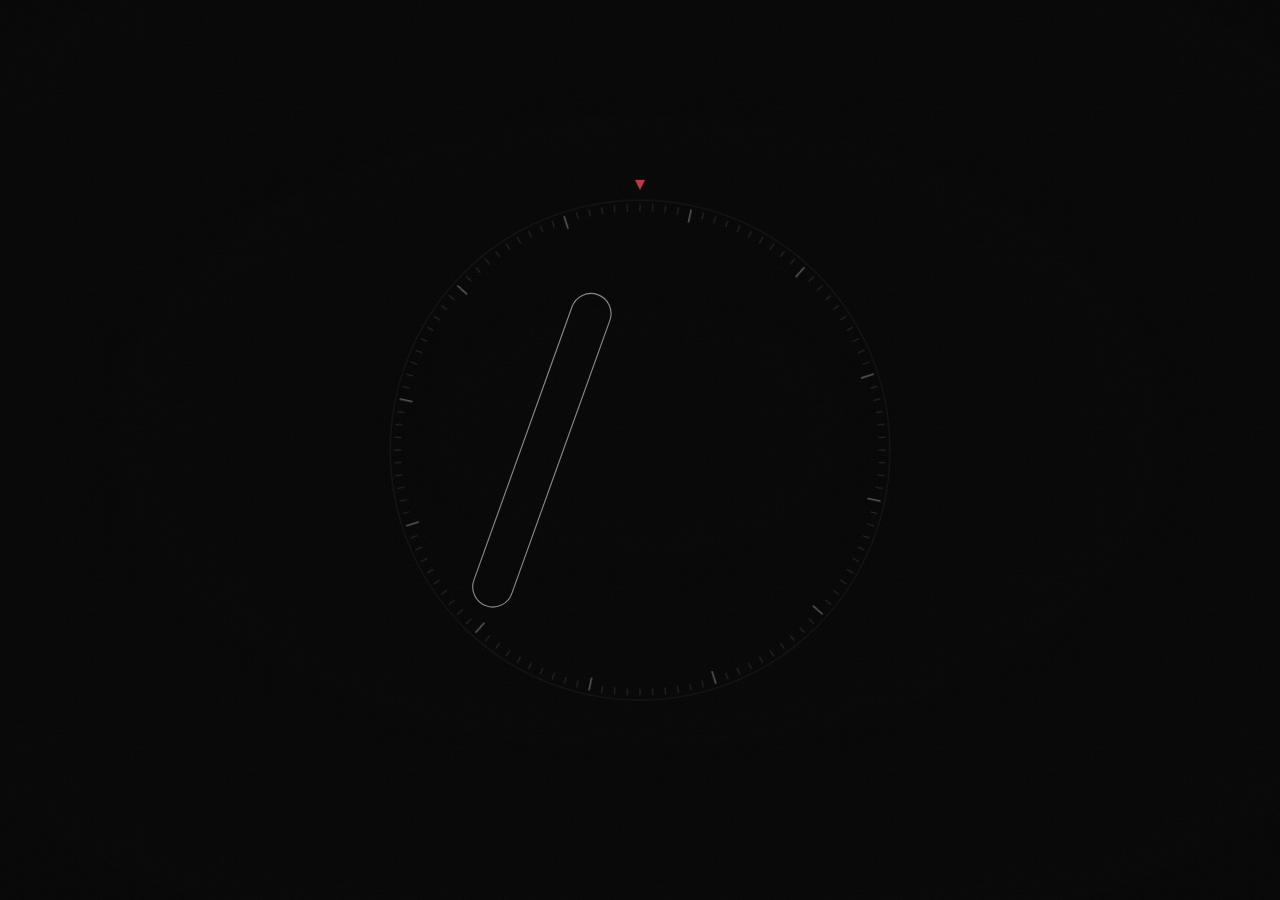
<file: index.html>
<!DOCTYPE html>
<html lang="en">
<head>
<meta charset="utf-8">
<meta name="viewport" content="width=device-width, initial-scale=1, viewport-fit=cover">
<title>Anthony’s Vault</title>
<meta name="description" content="Orderflow tools for ES, built on Sierra Chart. Studies, setups and a private Discord. $100 / month.">
<meta name="theme-color" content="#050505"><link rel="canonical" href="https://anthonysvault.com/">
<link rel="icon" href="assets/vault.svg" type="image/svg+xml">
<meta property="og:title" content="Anthony’s Vault"><meta property="og:description" content="Orderflow tools for ES, built on Sierra Chart.">
<!-- Privacy-friendly analytics by Plausible -->
<script async src="https://plausible.io/js/pa-Hq44Lk_SXXTGRcr0beHpS.js"></script>
<script>
  window.plausible=window.plausible||function(){(plausible.q=plausible.q||[]).push(arguments)},plausible.init=plausible.init||function(i){plausible.o=i||{}};
  plausible.init()
</script>
<style>
  :root{
    --bg:#050505; --ink:#e8e8ea; --ink2:#c3c2b7; --ink3:#898781;
    --graphite:#242424; --g2:#3a3c40; --g3:#565a62; --red:#941C22; --red2:#c0393f;
    --mono: ui-monospace, "SF Mono", "Cascadia Mono", Consolas, "Roboto Mono", monospace;
    --sans: "Helvetica Neue", "Inter", "Segoe UI", system-ui, sans-serif;
  }
  *{box-sizing:border-box;margin:0;padding:0}
  html,body{height:100%;background:var(--bg);color:var(--ink);overflow:hidden;font-family:var(--sans)}
  canvas#bg{position:fixed;inset:0;width:100%;height:100%;display:block}
  .vignette{position:fixed;inset:0;pointer-events:none;transition:opacity 1.2s;
    background:radial-gradient(ellipse 70% 60% at 50% 48%, rgba(5,5,5,.25) 0%, rgba(5,5,5,.6) 60%, rgba(5,5,5,.8) 100%);}
  .vignette.soft{opacity:.25}
  .grain{position:fixed;inset:-50%;pointer-events:none;opacity:.05;
    background-image:url("data:image/svg+xml;utf8,<svg xmlns='http://www.w3.org/2000/svg' width='160' height='160'><filter id='n'><feTurbulence type='fractalNoise' baseFrequency='.9' numOctaves='2' stitchTiles='stitch'/></filter><rect width='100%' height='100%' filter='url(%23n)'/></svg>");
    animation:grain 1.2s steps(6) infinite}
  @keyframes grain{0%{transform:translate(0,0)}25%{transform:translate(-3%,2%)}50%{transform:translate(2%,-3%)}75%{transform:translate(-2%,-1%)}100%{transform:translate(0,0)}}

  /* the intro mark */
  @media (prefers-reduced-motion:reduce){.grain{animation:none}}
  #intro{position:fixed;inset:0;display:flex;align-items:center;justify-content:center;pointer-events:none}
  #intro svg{width:min(62vmin,520px);height:auto;overflow:visible;transition:transform 1.1s cubic-bezier(.7,0,.2,1),opacity .9s}
  #intro.away svg{transform:translateY(-34vh) scale(.16);opacity:0}

  /* the page */
  main{position:fixed;inset:0;display:flex;flex-direction:column;align-items:center;justify-content:center;
       text-align:center;padding:24px;opacity:0;transition:opacity 1.4s ease}
  main.on{opacity:1}
  .mk{width:78px;height:78px;margin-bottom:22px}
  .name{font-size:13px;letter-spacing:.55em;text-indent:.55em;color:var(--ink2);font-weight:500}
  .line{margin-top:22px;font-size:clamp(17px,2.2vw,22px);color:var(--ink);font-weight:300;letter-spacing:.01em}
  .three{margin-top:14px;font-family:var(--mono);font-size:12px;letter-spacing:.28em;color:var(--ink3)}
  .three b{color:var(--g3);font-weight:400;padding:0 .6em}
  .price{margin-top:42px;font-family:var(--mono);font-size:13px;color:var(--ink2);letter-spacing:.12em}
  .price span{color:var(--ink3)}
  a.btn{margin-top:16px;display:inline-flex;align-items:center;gap:12px;padding:14px 30px;border:1px solid var(--g2);
        color:var(--ink);text-decoration:none;font-size:12px;letter-spacing:.42em;text-indent:.42em;
        background:rgba(5,5,5,.55);backdrop-filter:blur(4px);transition:border-color .3s,background .3s}
  a.btn:hover{border-color:var(--red);background:rgba(148,28,34,.12)}
  .dot{width:6px;height:6px;border-radius:50%;background:var(--red2);box-shadow:0 0 10px var(--red2);animation:pulse 2.4s ease-in-out infinite}
  @keyframes pulse{0%,100%{opacity:.35}50%{opacity:1}}
  footer{position:fixed;left:0;right:0;bottom:0;display:flex;justify-content:space-between;align-items:flex-end;
         padding:18px 22px calc(18px + env(safe-area-inset-bottom));font-family:var(--mono);font-size:10.5px;
         letter-spacing:.14em;color:var(--ink3);opacity:0;transition:opacity 1.4s ease .4s}
  footer.on{opacity:1}
  footer a{color:var(--ink3);text-decoration:none;margin-left:18px}
  footer a:hover{color:var(--ink)}
  .rec{display:flex;align-items:center;gap:8px}
  @media (max-width:600px){
    footer{flex-direction:column;align-items:center;gap:10px}
    footer a{margin:0 9px}
    footer .na{display:none}
    footer .nav{order:1;display:flex;flex-wrap:wrap;justify-content:center;gap:6px}
    footer .nav a{margin:0;padding:10px 9px;border:1px solid #2c2d31;background:rgba(5,5,5,.7);color:var(--ink2);font-size:10.5px;letter-spacing:.08em}
    footer .nav a:active{border-color:var(--red)}
    footer .rec{order:2;font-size:9px;letter-spacing:.08em;opacity:.55;margin-top:4px;text-align:center;justify-content:center}
    .line{max-width:300px}
  }

</style>
</head>
<body>
<canvas id="bg"></canvas>
<div class="vignette"></div>
<div class="grain"></div>

<div id="intro"><svg id="introSvg" viewBox="0 0 1024 1024" xmlns="http://www.w3.org/2000/svg"></svg></div>

<main id="page">
  <img class="mk" id="smallMark" alt="">
  <div class="name">ANTHONY'S VAULT</div>
  <div class="line">Orderflow tools for ES, built on Sierra Chart.</div>
  <div class="three">STUDIES<b>·</b>SETUPS<b>·</b>DISCORD</div>
  <div class="price">$100 <span>/ month</span></div>
  <a class="btn" id="join" href="https://members.anthonyslab.shop/checkout?plan=149330"><span class="dot"></span>ENTER</a>
</main>

<footer id="foot">
  <div class="rec"><span class="dot" style="width:5px;height:5px"></span><span id="recLabel">ES · RECORDED SESSION · 10 NOV 2026</span></div>
  <div class="nav"><a href="inside.html">INSIDE</a><a href="setup.html">SETUP GUIDE</a><a href="https://members.anthonyslab.shop/account">MEMBERS</a><a href="https://www.tiktok.com/@nasdaqant">TIKTOK</a><span class="na" style="margin-left:18px">NOT TRADING ADVICE</span></div>
</footer>


<script>
const DATA = {"prints":[[0,7523.0,1,"B"],[0,7523.0,1,"B"],[0,7523.25,1,"B"],[1,7523.0,1,"S"],[2,7523.25,1,"B"],[3,7523.25,1,"B"],[3,7523.25,1,"B"],[3,7523.25,1,"B"],[3,7523.25,1,"B"],[3,7523.25,1,"B"],[3,7523.25,1,"B"],[3,7523.25,1,"B"],[3,7523.25,1,"B"],[4,7523.5,1,"B"],[4,7523.5,1,"B"],[4,7523.5,1,"B"],[4,7523.5,1,"B"],[4,7523.5,1,"B"],[4,7523.5,1,"B"],[4,7523.5,1,"B"],[4,7523.5,1,"B"],[4,7523.5,1,"B"],[4,7523.5,1,"B"],[4,7523.5,1,"B"],[4,7523.5,1,"B"],[4,7523.5,1,"B"],[4,7523.75,1,"B"],[4,7523.75,3,"B"],[4,7523.75,1,"B"],[4,7523.75,1,"B"],[4,7523.75,1,"B"],[4,7523.75,1,"B"],[4,7523.75,1,"B"],[4,7523.75,1,"B"],[4,7523.75,2,"B"],[4,7523.75,1,"B"],[4,7523.75,1,"B"],[4,7523.75,1,"B"],[4,7523.75,1,"B"],[4,7523.75,1,"B"],[4,7523.75,1,"B"],[4,7523.75,1,"B"],[4,7524.0,1,"B"],[4,7524.0,10,"B"],[4,7524.0,1,"B"],[4,7524.0,1,"B"],[4,7524.0,1,"B"],[4,7524.0,1,"B"],[4,7524.0,1,"B"],[4,7524.0,1,"B"],[4,7524.0,1,"B"],[4,7524.0,1,"B"],[5,7523.5,1,"B"],[5,7523.5,1,"S"],[6,7523.75,1,"B"],[6,7523.75,1,"B"],[6,7523.75,1,"S"],[6,7523.75,1,"B"],[6,7523.75,1,"S"],[7,7523.75,1,"S"],[8,7524.0,2,"B"],[8,7524.0,1,"B"],[8,7524.0,1,"B"],[8,7524.0,1,"B"],[8,7524.0,1,"B"],[8,7524.0,1,"B"],[8,7524.0,1,"B"],[8,7524.0,2,"B"],[11,7524.25,1,"B"],[11,7524.25,1,"B"],[11,7524.25,1,"B"],[11,7524.25,1,"B"],[11,7524.25,1,"B"],[11,7524.25,1,"B"],[11,7524.25,1,"B"],[11,7524.5,1,"B"],[11,7524.25,2,"S"],[11,7524.5,1,"B"],[11,7524.5,1,"B"],[11,7524.5,1,"B"],[11,7524.5,1,"B"],[11,7524.5,1,"B"],[11,7524.5,2,"B"],[11,7524.5,1,"B"],[11,7524.5,1,"B"],[11,7524.5,1,"B"],[11,7524.5,1,"B"],[11,7524.5,1,"B"],[11,7524.75,1,"B"],[11,7524.75,2,"B"],[11,7524.75,2,"B"],[11,7524.75,1,"B"],[11,7524.75,1,"B"],[11,7524.75,1,"B"],[11,7524.75,1,"B"],[11,7524.75,1,"B"],[11,7524.75,1,"B"],[11,7524.5,1,"S"],[11,7524.5,1,"S"],[11,7524.25,1,"S"],[11,7524.5,1,"S"],[12,7524.5,1,"S"],[12,7524.5,1,"S"],[12,7524.5,1,"S"],[12,7524.5,1,"S"],[12,7524.5,1,"B"],[12,7524.5,1,"S"],[13,7524.75,1,"B"],[13,7524.75,1,"B"],[13,7524.75,2,"B"],[13,7524.75,1,"B"],[13,7524.75,1,"B"],[13,7524.75,1,"B"],[13,7524.75,2,"B"],[13,7524.75,1,"B"],[13,7524.75,3,"B"],[13,7525.0,2,"B"],[13,7525.0,1,"B"],[13,7525.0,1,"B"],[13,7525.0,1,"B"],[13,7525.0,1,"B"],[13,7525.0,1,"B"],[13,7525.0,2,"B"],[13,7525.0,1,"B"],[13,7525.0,1,"B"],[13,7524.5,1,"S"],[13,7524.5,1,"S"],[13,7524.5,1,"S"],[13,7524.5,1,"S"],[13,7524.75,1,"B"],[13,7524.75,1,"B"],[13,7524.75,1,"B"],[13,7524.75,1,"B"],[14,7524.5,1,"S"],[14,7524.5,1,"S"],[14,7524.5,1,"S"],[14,7524.5,1,"S"],[14,7524.75,1,"B"],[14,7524.75,1,"B"],[14,7524.75,1,"B"],[14,7524.75,2,"B"],[14,7524.75,1,"S"],[14,7524.5,1,"S"],[15,7524.75,1,"B"],[15,7524.75,1,"B"],[16,7524.5,1,"S"],[16,7524.5,1,"S"],[16,7524.5,1,"S"],[16,7524.5,1,"S"],[16,7524.75,2,"B"],[16,7524.75,1,"B"],[17,7524.75,1,"B"],[17,7524.75,1,"B"],[17,7524.75,2,"B"],[17,7524.75,1,"B"],[19,7524.5,1,"S"],[19,7524.75,1,"B"],[19,7524.5,1,"S"],[20,7524.75,1,"B"],[20,7524.75,1,"B"],[20,7524.75,2,"B"],[20,7524.75,1,"B"],[21,7524.75,1,"B"],[21,7524.5,1,"S"],[22,7524.5,1,"S"],[24,7524.5,1,"S"],[24,7524.5,1,"S"],[24,7524.5,1,"S"],[24,7524.5,1,"S"],[24,7524.5,1,"S"],[25,7524.5,2,"S"],[26,7524.5,1,"S"],[26,7524.5,1,"S"],[27,7524.5,1,"S"],[28,7524.5,1,"S"],[28,7524.5,1,"S"],[28,7524.75,1,"B"],[28,7524.75,1,"B"],[28,7524.75,1,"B"],[28,7524.75,1,"B"],[28,7524.75,1,"B"],[28,7524.75,1,"B"],[28,7524.75,1,"B"],[28,7524.75,1,"B"],[28,7524.75,1,"B"],[28,7524.75,1,"B"],[28,7524.75,1,"B"],[28,7524.75,1,"B"],[28,7524.75,1,"B"],[28,7525.0,1,"B"],[28,7525.0,2,"B"],[28,7525.0,1,"B"],[28,7525.0,1,"B"],[28,7525.0,6,"B"],[28,7525.0,1,"B"],[29,7524.75,1,"S"],[29,7524.75,1,"S"],[29,7524.75,1,"S"],[29,7524.75,1,"S"],[29,7524.75,1,"S"],[29,7524.75,1,"S"],[29,7524.75,1,"S"],[29,7524.75,1,"S"],[29,7524.75,1,"S"],[29,7524.75,1,"S"],[29,7524.75,1,"S"],[29,7524.75,1,"S"],[29,7524.75,1,"S"],[30,7524.75,1,"S"],[30,7524.75,1,"S"],[30,7524.5,1,"S"],[30,7524.5,1,"S"],[31,7524.75,1,"B"],[31,7524.75,1,"B"],[31,7524.75,1,"B"],[31,7524.75,1,"B"],[33,7524.75,1,"B"],[33,7524.75,1,"B"],[35,7524.75,1,"B"],[40,7524.75,1,"B"],[40,7524.75,1,"B"],[40,7524.75,1,"B"],[40,7524.75,1,"B"],[40,7524.75,1,"B"],[40,7524.75,1,"B"],[40,7524.75,1,"B"],[41,7525.0,1,"B"],[41,7525.0,1,"B"],[41,7524.5,1,"S"],[41,7524.5,1,"S"],[41,7524.75,1,"S"],[41,7524.75,1,"S"],[42,7524.75,1,"S"],[42,7524.75,1,"S"],[42,7524.75,1,"S"],[42,7524.75,1,"S"],[42,7524.5,1,"S"],[42,7524.5,2,"S"],[43,7524.75,1,"B"],[43,7524.5,1,"S"],[43,7524.5,1,"S"],[43,7524.5,1,"S"],[43,7524.5,1,"S"],[43,7524.5,1,"S"],[43,7524.75,1,"B"],[43,7524.75,1,"S"],[43,7524.75,1,"B"],[43,7524.75,1,"B"],[43,7524.75,1,"B"],[44,7524.75,1,"S"],[44,7524.75,1,"S"],[44,7524.75,2,"S"],[44,7524.5,1,"S"],[44,7524.5,1,"S"],[45,7524.75,1,"B"],[45,7524.75,1,"B"],[46,7524.5,1,"S"],[46,7524.5,1,"S"],[46,7524.5,2,"S"],[46,7524.5,1,"S"],[46,7524.5,1,"S"],[47,7524.5,2,"S"],[47,7524.5,1,"B"],[47,7524.5,1,"B"],[47,7524.5,1,"B"],[47,7524.5,1,"S"],[47,7524.5,1,"S"],[47,7524.5,2,"S"],[48,7524.5,1,"B"],[51,7524.5,2,"B"],[51,7524.5,1,"B"],[51,7524.5,1,"B"],[52,7524.5,1,"B"],[52,7524.5,1,"B"],[55,7524.5,1,"B"],[55,7524.5,1,"B"],[58,7524.75,1,"B"],[58,7524.75,1,"B"],[59,7524.75,3,"B"],[59,7524.75,1,"B"],[59,7524.75,1,"B"],[59,7524.75,1,"B"],[59,7524.75,1,"B"],[59,7524.75,1,"B"],[59,7524.75,1,"B"],[59,7524.75,1,"S"],[60,7524.75,1,"S"],[60,7524.75,1,"S"],[65,7524.75,1,"S"],[65,7524.75,1,"S"],[65,7524.75,1,"S"],[65,7524.75,1,"S"],[65,7524.75,1,"S"],[66,7524.75,1,"B"],[66,7524.75,1,"B"],[67,7524.5,1,"S"],[68,7524.5,1,"S"],[68,7524.5,1,"S"],[72,7524.5,2,"S"],[72,7524.5,1,"S"],[72,7524.5,1,"S"],[72,7524.25,1,"S"],[72,7524.25,1,"S"],[72,7524.5,1,"B"],[72,7524.5,1,"B"],[74,7524.5,1,"S"],[74,7524.5,1,"S"],[74,7524.5,2,"S"],[74,7524.5,1,"S"],[74,7524.5,1,"S"],[76,7524.75,1,"B"],[76,7524.75,1,"B"],[76,7524.75,2,"B"],[78,7524.5,2,"S"],[78,7524.5,1,"S"],[78,7524.25,1,"S"],[79,7524.5,1,"B"],[79,7524.5,1,"B"],[79,7524.5,1,"B"],[81,7524.25,1,"S"],[82,7524.5,1,"B"],[82,7524.5,1,"B"],[89,7524.25,1,"S"],[89,7524.25,1,"S"],[89,7524.25,1,"S"],[92,7524.75,1,"B"],[92,7524.75,1,"B"],[92,7524.75,1,"B"],[92,7524.75,1,"B"],[92,7524.75,1,"B"],[92,7524.75,2,"B"],[92,7524.75,2,"B"],[92,7524.75,3,"B"],[92,7524.75,1,"B"],[92,7524.75,1,"B"],[92,7524.75,1,"B"],[93,7524.75,1,"B"],[93,7524.75,1,"B"],[95,7524.75,2,"S"],[95,7524.75,1,"S"],[95,7524.75,1,"S"],[95,7524.75,1,"S"],[95,7524.75,1,"S"],[95,7524.5,1,"S"],[95,7524.75,1,"B"],[99,7524.75,3,"S"],[99,7524.75,2,"S"],[99,7524.75,1,"S"],[100,7524.75,1,"S"],[102,7524.75,1,"S"],[103,7524.75,1,"S"],[103,7524.75,1,"S"],[110,7524.75,1,"S"],[111,7524.75,1,"S"],[111,7524.75,1,"S"],[111,7524.75,1,"S"],[112,7524.75,1,"S"],[114,7524.75,1,"S"],[116,7524.75,1,"S"],[116,7524.75,1,"S"],[116,7524.75,3,"S"],[116,7524.5,2,"S"],[116,7524.75,1,"B"],[116,7524.75,2,"B"],[120,7524.75,1,"B"],[120,7524.75,2,"B"],[120,7524.75,1,"B"],[121,7524.75,1,"S"],[121,7524.75,1,"S"],[121,7524.75,3,"S"],[121,7524.75,1,"S"],[121,7524.75,2,"B"],[132,7524.75,2,"B"],[132,7524.75,1,"B"],[132,7524.75,1,"B"],[132,7524.75,1,"B"],[132,7524.75,1,"B"],[134,7524.5,1,"S"],[141,7524.75,1,"B"],[141,7524.75,2,"B"],[141,7524.75,1,"B"],[141,7524.75,1,"B"],[141,7524.75,1,"B"],[142,7524.75,1,"B"],[142,7524.75,1,"B"],[142,7524.75,1,"B"],[142,7524.75,3,"B"],[142,7524.75,1,"B"],[142,7524.75,1,"B"],[142,7524.75,5,"B"],[143,7524.75,1,"S"],[144,7524.75,1,"S"],[144,7524.75,1,"B"],[144,7524.75,1,"B"],[144,7524.75,2,"B"],[144,7524.75,1,"B"],[145,7524.75,1,"S"],[146,7524.75,1,"S"],[147,7524.75,1,"S"],[147,7524.75,1,"S"],[147,7524.75,2,"S"],[147,7524.75,1,"S"],[150,7524.5,1,"S"],[151,7524.75,1,"B"],[153,7524.75,1,"S"],[153,7524.75,2,"S"],[153,7524.75,1,"S"],[153,7524.5,3,"S"],[153,7524.5,2,"S"],[153,7524.5,1,"S"],[153,7524.75,1,"B"],[155,7525.0,1,"B"],[155,7525.0,1,"B"],[156,7525.0,1,"B"],[156,7525.0,1,"B"],[156,7525.0,1,"B"],[156,7525.0,1,"B"],[156,7525.0,1,"B"],[156,7525.0,1,"B"],[156,7525.0,1,"B"],[156,7525.0,1,"B"],[156,7525.0,1,"B"],[156,7525.0,1,"B"],[161,7525.25,1,"B"],[161,7525.25,1,"B"],[161,7525.25,2,"B"],[161,7525.25,1,"B"],[161,7525.25,2,"B"],[161,7525.25,1,"B"],[161,7525.25,1,"B"],[162,7525.25,1,"S"],[162,7525.25,1,"S"],[165,7525.25,1,"S"],[166,7525.5,1,"B"],[166,7525.5,1,"B"],[167,7525.5,1,"B"],[167,7525.5,1,"B"],[167,7525.5,1,"B"],[167,7525.5,1,"B"],[167,7525.5,1,"S"],[167,7525.5,1,"S"],[167,7525.5,1,"S"],[170,7525.75,1,"B"],[170,7525.75,1,"B"],[170,7525.75,1,"B"],[170,7525.75,1,"S"],[170,7525.75,1,"S"],[170,7525.75,2,"S"],[170,7525.75,2,"S"],[171,7525.75,1,"B"],[174,7525.75,1,"B"],[189,7526.0,1,"B"],[189,7526.0,1,"B"],[189,7526.0,1,"B"],[189,7526.0,1,"B"],[189,7526.25,1,"B"],[190,7526.0,1,"S"],[193,7526.0,1,"S"],[193,7526.0,1,"S"],[193,7526.0,1,"B"],[193,7526.0,1,"B"],[199,7526.25,1,"B"],[199,7526.25,1,"B"],[203,7526.0,1,"S"],[203,7526.25,1,"B"],[203,7526.25,1,"B"],[203,7526.25,1,"B"],[205,7526.25,1,"S"],[205,7526.25,1,"S"],[205,7526.25,1,"S"],[208,7526.5,1,"B"],[208,7526.5,1,"B"],[208,7526.5,1,"S"],[208,7526.5,2,"S"],[214,7526.5,2,"B"],[216,7526.5,1,"S"],[217,7526.5,1,"S"],[217,7526.75,1,"B"],[217,7526.75,1,"B"],[217,7526.75,1,"B"],[219,7527.0,1,"B"],[219,7527.0,1,"B"],[219,7527.0,1,"B"],[219,7527.0,1,"B"],[219,7527.0,1,"B"],[219,7527.0,2,"B"],[219,7527.0,1,"B"],[219,7527.0,1,"B"],[219,7527.0,1,"B"],[219,7527.0,1,"B"],[219,7527.0,1,"B"],[219,7527.0,1,"B"],[220,7527.0,1,"S"],[220,7527.0,1,"S"],[220,7527.0,1,"S"],[220,7527.0,1,"S"],[226,7527.0,1,"B"],[226,7527.0,1,"B"],[230,7527.25,1,"B"],[233,7527.25,1,"B"],[233,7527.25,1,"B"],[233,7527.25,1,"B"],[235,7527.25,1,"B"],[242,7527.25,1,"S"],[246,7527.5,2,"B"],[246,7527.5,1,"B"],[246,7527.5,1,"B"],[251,7527.25,1,"S"],[251,7527.25,1,"S"],[252,7527.25,1,"S"],[252,7527.25,1,"S"],[256,7527.25,1,"S"],[256,7527.25,1,"S"],[257,7527.25,1,"B"],[257,7527.5,1,"B"],[257,7527.25,1,"S"],[257,7527.5,1,"B"],[257,7527.25,1,"S"],[257,7527.25,1,"S"],[257,7527.25,1,"S"],[260,7527.5,1,"B"],[268,7527.25,1,"S"],[268,7527.25,1,"S"],[268,7527.25,1,"B"],[275,7527.5,1,"B"],[277,7527.25,1,"S"],[287,7527.25,1,"S"],[290,7527.0,1,"S"],[290,7527.0,1,"S"],[290,7527.0,1,"S"],[290,7527.0,1,"S"],[290,7527.0,1,"S"],[290,7527.0,2,"S"],[290,7527.0,1,"S"],[290,7527.0,1,"B"],[301,7527.0,1,"S"],[301,7527.0,1,"S"],[302,7527.0,1,"S"],[302,7527.0,1,"B"],[304,7526.75,1,"S"],[313,7527.0,1,"B"],[314,7527.0,17,"B"],[314,7527.0,1,"B"],[314,7527.0,1,"B"],[314,7527.0,1,"B"],[314,7527.0,1,"B"],[314,7527.0,1,"B"],[314,7527.0,2,"B"],[317,7527.25,1,"S"],[322,7527.25,1,"S"],[323,7527.0,1,"S"],[324,7527.0,1,"S"],[326,7527.0,1,"S"],[326,7527.0,1,"B"],[336,7526.75,1,"S"],[336,7526.75,1,"S"],[336,7526.75,1,"S"],[336,7526.75,1,"S"],[336,7526.75,2,"S"],[336,7526.75,1,"S"],[336,7526.75,1,"S"],[336,7526.75,1,"S"],[337,7526.75,1,"B"],[337,7526.75,1,"B"],[337,7526.75,1,"B"],[337,7526.75,1,"B"],[337,7526.75,1,"S"],[344,7527.0,1,"B"],[346,7526.75,1,"S"],[346,7526.75,1,"S"],[346,7526.75,1,"S"],[346,7526.75,1,"S"],[346,7526.75,1,"S"],[347,7526.75,1,"B"],[356,7526.5,1,"S"],[356,7526.5,1,"S"],[356,7526.5,1,"S"],[356,7526.5,1,"S"],[356,7526.5,1,"S"],[356,7526.5,1,"S"],[360,7526.25,1,"S"],[360,7526.25,1,"S"],[360,7526.25,1,"S"],[360,7526.25,1,"S"],[360,7526.25,1,"S"],[360,7526.25,2,"S"],[360,7526.25,2,"S"],[360,7526.25,1,"S"],[360,7526.25,2,"S"],[360,7526.25,1,"S"],[360,7526.25,1,"S"],[360,7526.25,2,"S"],[360,7526.25,1,"S"],[360,7526.25,1,"S"],[360,7526.25,1,"S"],[361,7526.5,1,"B"],[361,7526.5,1,"B"],[361,7526.25,1,"S"],[361,7526.5,1,"B"],[361,7526.5,1,"B"],[362,7526.25,1,"S"],[369,7526.5,1,"B"],[369,7526.25,1,"S"],[369,7526.25,1,"S"],[376,7526.25,1,"S"],[381,7526.5,1,"B"],[382,7526.25,1,"S"],[382,7526.25,1,"S"],[382,7526.25,1,"S"],[382,7526.25,2,"S"],[383,7526.25,2,"B"],[383,7526.25,2,"B"],[391,7526.5,1,"B"],[401,7526.5,1,"B"],[401,7526.5,2,"B"],[401,7526.5,1,"B"],[401,7526.5,1,"B"],[401,7526.5,1,"B"],[401,7526.5,1,"B"],[401,7526.75,1,"B"],[401,7526.75,1,"B"],[401,7526.75,1,"B"],[401,7526.75,1,"B"],[401,7526.5,1,"S"],[402,7526.5,1,"B"],[402,7526.5,1,"B"],[402,7526.5,1,"B"],[418,7526.5,1,"B"],[431,7526.5,4,"B"],[431,7526.5,1,"B"],[431,7526.5,2,"B"],[437,7526.5,1,"S"],[437,7526.75,1,"B"],[440,7526.75,2,"B"],[440,7526.75,1,"B"],[440,7526.75,2,"B"],[441,7526.75,1,"B"],[441,7526.75,1,"B"],[441,7526.75,1,"B"],[441,7526.75,1,"B"],[441,7526.75,1,"B"],[441,7527.0,1,"B"],[441,7526.75,1,"S"],[441,7527.0,1,"B"],[441,7527.0,1,"B"],[441,7527.0,1,"B"],[441,7527.0,1,"B"],[441,7527.0,2,"B"],[441,7527.0,1,"B"],[441,7527.0,1,"B"],[441,7527.0,1,"B"],[441,7527.0,1,"B"],[441,7527.0,1,"B"],[441,7526.75,1,"S"],[442,7527.0,5,"B"],[442,7527.0,3,"B"],[442,7527.0,1,"B"],[442,7527.0,1,"B"],[442,7527.0,1,"B"],[443,7527.25,1,"B"],[443,7527.25,1,"B"],[443,7527.25,2,"B"],[443,7527.25,1,"B"],[443,7527.25,1,"B"],[444,7527.0,1,"S"],[444,7527.0,1,"S"],[454,7526.75,1,"S"],[454,7526.75,1,"S"],[465,7527.0,1,"B"],[465,7527.0,2,"B"],[465,7527.0,1,"B"],[465,7527.0,1,"B"],[465,7527.0,1,"B"],[465,7527.25,1,"B"],[465,7527.25,1,"B"],[465,7527.25,1,"B"],[465,7527.25,1,"B"],[465,7527.25,1,"B"],[465,7527.25,1,"B"],[465,7527.25,1,"B"],[465,7527.25,2,"B"],[465,7527.25,1,"B"],[466,7527.0,1,"S"],[466,7527.0,1,"S"],[466,7527.0,1,"S"],[466,7527.0,1,"S"],[466,7527.0,1,"S"],[466,7527.0,1,"S"],[466,7527.0,1,"S"],[473,7526.75,1,"S"],[473,7526.75,1,"S"],[483,7527.0,1,"B"],[483,7527.0,1,"B"],[483,7527.0,1,"B"],[489,7527.0,1,"B"],[493,7526.75,1,"S"],[494,7526.75,1,"B"],[503,7526.75,1,"B"],[503,7526.75,1,"B"],[509,7526.75,1,"B"],[512,7526.75,1,"S"],[512,7526.75,2,"S"],[529,7527.0,1,"B"],[529,7527.0,1,"B"],[529,7527.0,1,"B"],[529,7527.0,1,"S"],[536,7527.25,1,"B"],[536,7527.25,1,"B"],[536,7527.25,1,"B"],[537,7527.25,1,"B"],[537,7527.25,1,"B"],[537,7527.25,1,"B"],[542,7527.5,1,"B"],[552,7527.75,1,"B"],[552,7527.75,2,"B"],[552,7527.75,1,"B"],[552,7528.0,1,"B"],[552,7528.0,1,"B"],[553,7527.75,1,"S"],[553,7527.75,1,"S"],[553,7527.75,1,"S"],[553,7527.75,1,"S"],[553,7527.75,1,"S"],[553,7527.75,1,"S"],[553,7527.75,1,"S"],[553,7527.75,1,"B"],[557,7527.75,1,"S"],[562,7528.0,1,"B"],[563,7527.75,1,"S"],[567,7527.5,1,"S"],[567,7527.5,1,"S"],[569,7527.5,1,"S"],[571,7527.5,1,"S"],[572,7527.5,2,"B"],[572,7527.5,1,"S"],[573,7527.5,1,"S"],[578,7527.25,1,"S"],[578,7527.5,1,"B"],[578,7527.5,1,"B"],[578,7527.5,1,"B"],[578,7527.5,1,"B"],[579,7527.5,1,"S"],[579,7527.5,1,"S"],[581,7527.75,1,"B"],[581,7527.75,1,"B"],[582,7527.5,1,"S"],[582,7527.75,1,"B"],[582,7527.75,1,"B"],[583,7527.5,1,"S"],[583,7527.5,1,"S"],[583,7527.5,1,"S"],[592,7527.5,1,"S"],[597,7527.75,1,"B"],[597,7527.75,1,"B"],[597,7527.75,2,"B"],[604,7528.0,2,"B"],[604,7528.0,1,"B"],[618,7528.25,1,"S"],[624,7528.5,1,"B"],[624,7528.5,1,"B"],[624,7528.5,1,"B"],[624,7528.5,1,"B"],[624,7528.5,1,"B"],[624,7528.5,1,"B"],[628,7528.5,1,"B"],[628,7528.5,1,"B"],[628,7528.5,1,"B"],[628,7528.5,10,"B"],[628,7528.5,1,"B"],[628,7528.5,1,"S"],[628,7528.5,1,"S"],[628,7528.5,1,"B"],[628,7528.5,1,"B"],[630,7528.5,1,"B"],[630,7528.5,1,"B"],[630,7528.5,1,"S"],[641,7528.5,1,"B"],[641,7528.5,1,"B"],[643,7528.25,1,"S"],[654,7528.5,1,"B"],[654,7528.5,2,"B"],[654,7528.5,1,"B"],[654,7528.5,1,"B"],[655,7528.5,1,"S"],[655,7528.5,1,"S"],[655,7528.5,1,"S"],[655,7528.5,1,"S"],[655,7528.5,1,"S"],[655,7528.5,1,"S"],[655,7528.5,1,"S"],[655,7528.5,1,"S"],[655,7528.25,1,"S"],[657,7528.5,1,"B"],[661,7528.5,1,"B"],[678,7528.5,1,"B"],[678,7528.5,1,"B"],[679,7528.5,2,"B"],[679,7528.5,1,"B"],[679,7528.5,1,"B"],[679,7528.5,1,"B"],[683,7528.75,1,"B"],[683,7528.75,1,"B"],[683,7528.75,1,"B"],[683,7528.75,1,"B"],[683,7528.75,2,"B"],[683,7528.75,3,"B"],[683,7528.75,1,"B"],[683,7528.75,1,"B"],[695,7528.5,1,"S"],[695,7528.5,1,"S"],[695,7528.5,1,"B"],[698,7528.5,1,"B"],[698,7528.5,1,"B"],[698,7528.5,2,"B"],[699,7528.5,1,"B"],[699,7528.75,1,"B"],[699,7528.75,1,"B"],[699,7528.75,1,"B"],[699,7528.75,1,"B"],[699,7528.75,1,"B"],[699,7528.75,1,"B"],[700,7528.5,1,"B"],[708,7528.5,1,"S"],[718,7528.5,1,"S"],[718,7528.5,1,"B"],[718,7528.5,1,"B"],[719,7528.5,1,"B"],[719,7528.5,1,"B"],[724,7528.5,1,"B"],[724,7528.5,1,"B"],[725,7528.25,1,"S"],[725,7528.25,1,"S"],[725,7528.25,1,"S"],[725,7528.25,1,"S"],[725,7528.25,1,"S"],[725,7528.25,2,"S"],[725,7528.25,1,"S"],[725,7528.25,1,"S"],[725,7528.25,2,"S"],[725,7528.25,1,"S"],[725,7528.25,1,"S"],[725,7528.25,1,"S"],[726,7528.25,1,"B"],[731,7528.25,1,"B"],[732,7528.0,1,"S"],[732,7528.0,1,"S"],[732,7528.0,1,"S"],[732,7528.0,1,"S"],[733,7528.0,1,"S"],[733,7528.0,1,"S"],[733,7528.0,1,"S"],[733,7528.0,2,"S"],[733,7528.0,1,"S"],[733,7528.0,1,"S"],[733,7528.0,1,"S"],[733,7528.0,1,"S"],[733,7528.0,1,"S"],[733,7528.0,1,"B"],[734,7528.0,1,"B"],[739,7528.0,2,"B"],[739,7528.0,1,"B"],[739,7528.0,1,"B"],[744,7528.0,1,"B"],[744,7528.0,1,"B"],[744,7528.0,1,"B"],[744,7528.0,1,"B"],[744,7528.0,1,"S"],[744,7528.0,1,"S"],[745,7528.0,1,"S"],[745,7528.0,1,"S"],[752,7528.0,1,"B"],[757,7528.0,1,"S"],[758,7527.75,1,"S"],[758,7527.75,1,"S"],[758,7527.75,1,"S"],[759,7527.75,1,"S"],[763,7528.0,1,"B"],[763,7528.0,1,"B"],[764,7528.0,1,"S"],[789,7528.0,1,"S"],[789,7528.0,1,"S"],[789,7528.0,1,"S"],[789,7528.0,1,"S"],[797,7527.75,1,"S"],[797,7527.75,1,"S"],[797,7527.75,1,"S"],[797,7527.75,2,"S"],[797,7527.75,1,"S"],[797,7527.75,1,"S"],[797,7527.75,1,"S"],[797,7527.75,1,"S"],[797,7527.75,1,"S"],[798,7527.75,1,"B"],[810,7527.75,2,"B"],[816,7527.5,1,"S"],[816,7527.75,1,"B"],[816,7527.75,1,"B"],[816,7527.75,6,"B"],[816,7527.75,1,"B"],[816,7527.75,1,"B"],[816,7527.75,1,"B"],[816,7527.75,9,"B"],[819,7528.0,1,"B"],[819,7528.0,1,"B"],[819,7528.0,1,"B"],[819,7528.0,1,"B"],[821,7528.0,1,"B"],[828,7528.0,1,"S"],[828,7528.0,1,"S"],[828,7528.0,1,"S"],[828,7528.0,1,"S"],[828,7527.75,1,"S"],[828,7527.75,1,"S"],[857,7527.75,1,"S"],[857,7527.75,1,"S"],[857,7527.75,1,"S"],[874,7528.0,1,"S"],[887,7528.0,1,"S"],[909,7528.25,1,"B"],[909,7528.25,1,"B"],[909,7528.25,1,"B"],[909,7528.25,6,"B"],[909,7528.25,1,"B"],[909,7528.25,1,"B"],[909,7528.25,1,"B"],[909,7528.25,1,"B"],[909,7528.25,1,"S"],[910,7528.25,1,"S"],[920,7528.25,1,"S"],[920,7528.25,2,"S"],[936,7528.25,1,"B"],[936,7528.25,1,"B"],[936,7528.25,1,"B"],[950,7528.0,1,"S"],[950,7528.0,1,"S"],[950,7528.0,2,"S"],[950,7528.0,1,"S"],[950,7528.0,1,"S"],[950,7528.0,1,"S"],[951,7528.0,2,"B"],[956,7528.0,1,"S"],[956,7528.0,1,"S"],[956,7528.0,1,"B"],[983,7528.0,1,"S"],[983,7528.0,1,"S"],[983,7528.0,2,"S"],[989,7527.75,1,"S"],[989,7527.75,1,"S"],[989,7527.75,1,"S"],[989,7527.75,1,"S"],[989,7527.75,1,"S"],[989,7527.75,1,"S"],[989,7527.75,2,"S"],[989,7527.75,1,"S"],[989,7527.75,1,"S"],[989,7527.75,1,"B"],[989,7527.75,1,"B"],[989,7527.75,1,"B"],[989,7527.75,1,"B"],[1000,7527.75,1,"S"],[1000,7527.75,1,"S"],[1000,7527.75,1,"S"],[1000,7527.75,1,"S"],[1000,7527.75,1,"B"],[1001,7527.75,1,"B"],[1001,7527.75,1,"B"],[1004,7527.75,1,"S"],[1004,7527.75,1,"S"],[1004,7527.75,1,"S"],[1006,7528.0,1,"B"],[1006,7528.0,1,"B"],[1006,7528.0,1,"B"],[1007,7528.0,1,"B"],[1007,7528.0,1,"B"],[1007,7528.0,1,"B"],[1020,7528.25,1,"B"],[1020,7528.25,1,"B"],[1021,7528.25,1,"B"],[1027,7528.25,2,"S"],[1027,7528.25,1,"S"],[1027,7528.25,1,"S"],[1027,7528.0,1,"S"],[1027,7528.0,1,"S"],[1027,7528.0,1,"S"],[1027,7528.0,1,"S"],[1027,7528.0,3,"S"],[1027,7528.0,1,"S"],[1027,7528.0,1,"S"],[1027,7528.0,1,"S"],[1027,7528.0,2,"S"],[1027,7528.0,1,"S"],[1027,7528.0,1,"S"],[1027,7528.0,1,"S"],[1027,7528.25,1,"B"],[1028,7528.0,1,"S"],[1028,7528.0,1,"B"],[1028,7528.0,1,"B"],[1041,7527.75,1,"S"],[1041,7527.75,1,"S"],[1041,7527.75,1,"S"],[1041,7527.75,1,"S"],[1041,7527.75,2,"S"],[1047,7527.75,2,"B"],[1047,7527.75,2,"B"],[1047,7527.75,1,"B"],[1047,7527.75,1,"B"],[1047,7527.75,1,"B"],[1047,7527.75,1,"B"],[1048,7527.75,1,"S"],[1072,7528.0,1,"B"],[1072,7528.0,2,"B"],[1072,7528.0,1,"B"],[1078,7528.25,1,"B"],[1078,7528.25,1,"B"],[1078,7528.25,1,"B"],[1078,7528.25,1,"B"],[1078,7528.25,2,"B"],[1078,7528.25,1,"B"],[1078,7528.25,4,"B"],[1083,7528.5,2,"B"],[1083,7528.5,1,"B"],[1083,7528.5,1,"B"],[1083,7528.5,1,"B"],[1083,7528.5,1,"B"],[1083,7528.5,1,"B"],[1083,7528.5,1,"B"],[1088,7528.5,1,"B"],[1088,7528.5,1,"B"],[1088,7528.5,1,"B"],[1088,7528.5,1,"B"],[1088,7528.5,1,"S"],[1093,7528.75,1,"B"],[1093,7528.75,1,"B"],[1093,7528.75,2,"B"],[1102,7529.0,1,"B"],[1102,7529.0,1,"B"],[1102,7529.0,2,"B"],[1102,7529.0,1,"B"],[1102,7529.0,1,"B"],[1102,7529.0,2,"B"],[1102,7529.0,1,"B"],[1102,7529.0,2,"B"],[1102,7529.0,1,"B"],[1102,7529.0,1,"S"],[1103,7529.0,1,"B"],[1103,7529.0,1,"B"],[1105,7529.25,1,"B"],[1105,7529.25,1,"B"],[1105,7529.25,1,"B"],[1106,7529.25,1,"B"],[1127,7529.0,1,"S"],[1127,7529.0,1,"S"],[1127,7529.0,1,"S"],[1127,7529.0,1,"S"],[1127,7529.0,1,"S"],[1127,7529.0,1,"S"],[1128,7529.0,1,"S"],[1129,7529.0,1,"S"],[1137,7529.0,1,"S"],[1141,7529.0,1,"S"],[1141,7529.0,2,"S"],[1141,7529.0,1,"S"],[1141,7529.0,1,"S"],[1141,7529.0,1,"S"],[1158,7529.25,1,"B"],[1158,7529.25,1,"B"],[1158,7529.25,2,"B"],[1158,7529.25,1,"B"],[1158,7529.25,1,"B"],[1158,7529.25,1,"B"],[1158,7529.25,1,"B"],[1159,7529.5,1,"B"],[1159,7529.5,1,"B"],[1159,7529.5,1,"B"],[1159,7529.5,2,"B"],[1159,7529.5,2,"B"],[1159,7529.5,1,"B"],[1159,7529.5,1,"B"],[1159,7529.5,1,"B"],[1159,7529.5,1,"B"],[1159,7529.5,1,"B"],[1159,7529.5,2,"B"],[1159,7529.75,1,"B"],[1159,7529.75,1,"B"],[1159,7529.75,2,"B"],[1159,7529.75,1,"B"],[1159,7529.75,1,"B"],[1159,7529.5,1,"S"],[1164,7529.5,1,"S"],[1164,7529.5,1,"S"],[1165,7529.5,1,"B"],[1165,7529.5,1,"B"],[1165,7529.5,1,"S"],[1166,7529.5,1,"B"],[1171,7529.5,1,"S"],[1171,7529.5,1,"S"],[1171,7529.5,2,"S"],[1171,7529.5,1,"S"],[1171,7529.25,1,"S"],[1175,7529.25,1,"S"],[1175,7529.25,1,"S"],[1181,7529.0,1,"S"],[1181,7529.0,2,"S"],[1185,7529.0,1,"B"],[1185,7529.0,1,"B"],[1185,7529.0,2,"B"],[1185,7529.0,1,"B"],[1185,7529.0,1,"B"],[1185,7529.0,1,"B"],[1185,7529.0,2,"B"],[1188,7529.0,2,"B"],[1188,7529.0,1,"B"],[1190,7529.25,1,"B"],[1190,7529.25,1,"B"],[1190,7529.25,1,"B"],[1190,7529.25,1,"B"],[1190,7529.25,1,"B"],[1190,7529.25,1,"B"],[1190,7529.25,2,"B"],[1190,7529.25,1,"B"],[1190,7529.25,1,"B"],[1190,7529.25,1,"B"],[1190,7529.25,2,"S"],[1190,7529.25,1,"S"],[1190,7529.25,1,"S"],[1191,7529.0,2,"S"],[1191,7529.0,2,"S"],[1191,7529.0,1,"S"],[1191,7529.0,1,"S"],[1191,7529.0,1,"S"],[1191,7529.0,1,"S"],[1191,7529.0,1,"S"],[1191,7529.0,1,"S"],[1191,7529.0,1,"S"],[1191,7529.0,1,"S"],[1191,7529.0,2,"S"],[1191,7529.0,1,"S"],[1191,7529.0,1,"S"],[1191,7529.0,1,"S"],[1191,7529.0,2,"B"],[1191,7529.25,1,"B"],[1191,7529.25,2,"B"],[1191,7529.25,1,"B"],[1191,7529.25,1,"B"],[1191,7529.25,1,"B"],[1193,7529.0,1,"S"],[1193,7529.0,2,"S"],[1193,7529.0,1,"S"],[1193,7529.0,1,"S"],[1198,7529.0,1,"B"],[1199,7528.75,1,"S"],[1199,7528.75,1,"S"],[1199,7528.75,1,"S"],[1199,7528.75,1,"S"],[1199,7528.75,2,"S"],[1199,7528.75,1,"S"],[1199,7528.75,1,"S"],[1199,7528.75,1,"S"],[1200,7528.75,1,"B"],[1200,7528.75,1,"B"],[1200,7528.75,1,"B"],[1200,7528.75,1,"S"],[1203,7529.0,1,"B"],[1203,7529.0,1,"B"],[1204,7529.0,1,"S"],[1204,7529.0,1,"S"],[1207,7529.0,1,"B"],[1213,7529.0,2,"B"],[1214,7529.0,1,"B"],[1214,7529.0,1,"B"],[1214,7529.0,1,"B"],[1214,7528.75,1,"S"],[1215,7529.0,1,"B"],[1216,7529.0,1,"B"],[1216,7529.0,1,"B"],[1217,7529.0,1,"B"],[1219,7529.0,1,"B"],[1219,7528.75,1,"S"],[1220,7528.75,1,"S"],[1220,7529.0,1,"B"],[1222,7528.75,2,"S"],[1222,7528.75,2,"S"],[1222,7528.75,1,"S"],[1222,7528.75,1,"S"],[1223,7529.0,1,"B"],[1224,7529.0,1,"B"],[1229,7529.0,1,"B"],[1229,7529.0,1,"B"],[1234,7529.0,1,"B"],[1235,7529.0,1,"B"],[1236,7529.0,1,"B"],[1236,7529.0,1,"B"],[1236,7529.0,1,"S"],[1237,7529.0,1,"B"],[1237,7529.0,1,"B"],[1238,7529.25,1,"B"],[1240,7529.25,2,"B"],[1241,7529.25,1,"B"],[1245,7529.0,1,"S"],[1245,7529.0,1,"S"],[1247,7529.25,1,"B"],[1247,7529.25,1,"B"],[1247,7529.25,1,"B"],[1252,7529.25,1,"B"],[1252,7529.25,1,"B"],[1252,7529.25,1,"B"],[1252,7529.25,1,"B"],[1253,7529.5,1,"B"],[1253,7529.5,1,"B"],[1253,7529.5,1,"B"],[1253,7529.5,1,"B"],[1255,7529.5,1,"B"],[1269,7529.5,1,"S"],[1269,7529.5,1,"S"],[1269,7529.5,1,"S"],[1270,7529.5,1,"B"],[1272,7529.5,1,"B"],[1275,7529.5,1,"B"],[1276,7529.5,1,"S"],[1276,7529.5,1,"S"],[1276,7529.5,1,"S"],[1279,7529.25,1,"S"],[1279,7529.25,1,"S"],[1279,7529.25,1,"S"],[1279,7529.25,1,"S"],[1279,7529.25,1,"S"],[1280,7529.25,2,"S"],[1280,7529.25,2,"S"],[1289,7529.25,1,"S"],[1289,7529.25,1,"S"],[1289,7529.25,1,"S"],[1289,7529.25,1,"S"],[1289,7529.25,1,"S"],[1289,7529.25,2,"S"],[1294,7529.0,1,"S"],[1294,7529.0,1,"S"],[1294,7529.0,2,"B"],[1294,7528.75,1,"S"],[1294,7529.0,1,"B"],[1307,7529.0,1,"B"],[1307,7529.0,1,"B"],[1307,7529.0,1,"B"],[1307,7529.0,1,"B"],[1307,7529.0,13,"B"],[1307,7529.0,1,"B"],[1330,7529.0,1,"S"],[1330,7529.0,1,"S"],[1330,7529.0,1,"S"],[1357,7528.75,2,"S"],[1357,7528.75,1,"S"],[1357,7528.75,1,"S"],[1357,7528.75,1,"S"],[1357,7528.75,1,"S"],[1357,7528.75,8,"S"],[1358,7528.75,2,"B"],[1358,7528.75,1,"B"],[1360,7529.0,2,"B"],[1360,7529.0,1,"B"],[1364,7529.0,1,"S"],[1384,7529.0,1,"B"],[1384,7529.0,2,"B"],[1403,7528.75,1,"S"],[1405,7528.75,2,"B"],[1405,7528.75,1,"S"],[1406,7528.75,1,"S"],[1414,7529.0,1,"B"],[1414,7529.0,1,"B"],[1414,7529.0,1,"B"],[1452,7529.0,1,"S"],[1452,7529.0,1,"S"],[1452,7528.75,2,"S"],[1452,7528.75,1,"S"],[1452,7528.75,1,"S"],[1452,7528.75,1,"S"],[1452,7528.75,1,"S"],[1452,7528.75,1,"S"],[1452,7528.75,1,"S"],[1452,7528.75,2,"S"],[1452,7528.75,1,"S"],[1452,7528.75,1,"S"],[1452,7528.75,1,"B"],[1453,7528.75,1,"B"],[1456,7529.0,2,"B"],[1456,7529.0,1,"B"],[1466,7528.75,1,"S"],[1466,7528.75,2,"S"],[1466,7528.75,1,"S"],[1466,7528.75,1,"S"],[1466,7528.75,1,"S"],[1467,7528.75,1,"B"],[1467,7528.75,1,"B"],[1467,7528.75,1,"B"],[1467,7528.75,1,"B"],[1467,7528.75,1,"B"],[1471,7529.0,1,"B"],[1476,7529.0,1,"B"],[1480,7528.75,1,"S"],[1481,7528.75,2,"S"],[1481,7528.75,1,"S"],[1481,7528.75,1,"S"],[1481,7528.75,2,"S"],[1481,7528.75,1,"S"],[1481,7528.75,1,"S"],[1481,7528.75,1,"S"],[1481,7528.75,1,"S"],[1481,7528.75,1,"S"],[1481,7528.75,1,"S"],[1481,7528.75,1,"S"],[1481,7528.75,1,"S"],[1481,7528.75,1,"S"],[1489,7528.75,1,"S"],[1500,7528.75,1,"B"],[1500,7528.75,1,"S"],[1501,7528.75,1,"S"],[1506,7528.5,1,"S"],[1506,7528.5,1,"S"],[1506,7528.5,2,"S"],[1506,7528.5,1,"S"],[1506,7528.5,1,"S"],[1506,7528.5,1,"S"],[1506,7528.5,1,"S"],[1521,7528.75,1,"B"],[1522,7528.75,1,"B"],[1522,7528.75,1,"B"],[1531,7529.0,1,"B"],[1531,7529.0,2,"B"],[1534,7528.75,1,"S"],[1534,7528.75,1,"S"],[1548,7528.75,1,"S"],[1550,7528.75,1,"S"],[1554,7528.75,1,"B"],[1568,7528.75,1,"S"],[1568,7528.75,1,"S"],[1573,7528.75,1,"S"],[1573,7528.75,1,"S"],[1573,7528.75,2,"S"],[1573,7528.75,1,"S"],[1573,7528.75,1,"S"],[1573,7528.75,1,"S"],[1573,7528.75,1,"S"],[1582,7528.5,1,"S"],[1582,7528.5,1,"S"],[1582,7528.5,1,"S"],[1582,7528.5,1,"S"],[1582,7528.5,1,"S"],[1582,7528.5,1,"S"],[1582,7528.5,19,"S"],[1582,7528.5,1,"S"],[1582,7528.5,3,"S"],[1582,7528.5,2,"S"],[1582,7528.25,1,"S"],[1582,7528.25,1,"S"],[1582,7528.5,1,"B"],[1582,7528.5,1,"B"],[1582,7528.5,1,"B"],[1582,7528.5,1,"B"],[1582,7528.5,1,"B"],[1584,7528.75,1,"B"],[1584,7528.75,1,"B"],[1590,7528.75,1,"S"],[1591,7528.5,1,"S"],[1593,7528.5,1,"S"],[1594,7528.5,1,"S"],[1600,7528.5,1,"S"],[1600,7528.5,1,"S"],[1600,7528.5,3,"S"],[1601,7528.5,1,"S"],[1605,7528.75,1,"B"],[1605,7528.75,1,"B"],[1619,7528.75,1,"B"],[1619,7528.75,1,"B"],[1619,7528.75,1,"B"],[1626,7528.5,1,"S"],[1626,7528.5,1,"S"],[1635,7528.5,1,"B"],[1635,7528.5,1,"B"],[1635,7528.5,1,"B"],[1636,7528.5,1,"B"],[1636,7528.5,1,"S"],[1642,7528.5,1,"B"],[1651,7528.5,1,"S"],[1651,7528.5,1,"S"],[1654,7528.5,1,"B"],[1654,7528.5,1,"S"],[1665,7528.5,1,"S"],[1666,7528.5,1,"S"],[1666,7528.5,1,"B"],[1677,7528.5,2,"B"],[1677,7528.5,1,"B"],[1677,7528.75,1,"B"],[1677,7528.75,2,"B"],[1677,7528.75,1,"B"],[1677,7528.75,1,"B"],[1677,7528.75,1,"B"],[1677,7528.75,2,"B"],[1677,7528.75,1,"B"],[1677,7528.75,1,"B"],[1677,7528.75,1,"B"],[1677,7528.5,1,"S"],[1677,7528.5,1,"S"],[1677,7528.5,1,"S"],[1677,7528.5,1,"S"],[1678,7528.5,1,"S"],[1678,7528.5,1,"S"],[1678,7528.5,1,"S"],[1678,7528.5,1,"S"],[1680,7528.5,2,"B"],[1680,7528.5,1,"B"],[1690,7528.5,1,"S"],[1690,7528.5,1,"S"],[1690,7528.5,1,"S"],[1702,7528.5,1,"S"],[1704,7528.5,1,"S"],[1728,7528.5,1,"S"],[1734,7528.5,1,"B"],[1734,7528.5,1,"B"],[1734,7528.5,1,"S"],[1757,7528.75,1,"B"],[1757,7528.75,1,"B"],[1757,7528.75,1,"B"],[1757,7528.75,1,"B"],[1757,7528.75,1,"B"],[1757,7528.5,2,"S"],[1757,7528.5,1,"S"],[1757,7528.5,2,"S"],[1758,7528.75,1,"S"],[1758,7528.75,1,"S"],[1758,7528.75,1,"S"],[1788,7528.75,1,"B"],[1788,7528.75,1,"B"],[1788,7528.5,1,"S"],[1788,7528.5,2,"S"],[1788,7528.5,1,"S"],[1788,7528.5,1,"S"],[1788,7528.5,1,"S"],[1788,7528.5,3,"S"],[1809,7528.5,1,"S"],[1809,7528.5,2,"S"],[1809,7528.5,1,"S"],[1809,7528.5,1,"S"],[1809,7528.5,2,"S"],[1809,7528.5,1,"S"],[1809,7528.5,1,"S"],[1829,7528.5,1,"B"],[1829,7528.5,1,"B"],[1835,7528.5,3,"B"],[1835,7528.5,1,"B"],[1835,7528.5,1,"B"],[1835,7528.5,1,"B"],[1835,7528.5,10,"B"],[1848,7528.75,1,"B"],[1848,7528.75,1,"B"],[1848,7528.75,1,"B"],[1853,7528.75,1,"B"],[1853,7528.75,1,"B"],[1874,7528.75,1,"S"],[1893,7529.0,1,"B"],[1893,7529.0,1,"B"],[1893,7529.0,1,"B"],[1910,7529.0,1,"S"],[1912,7529.0,2,"S"],[1912,7529.0,1,"S"],[1912,7529.0,1,"S"],[1931,7528.75,2,"S"],[1931,7528.75,2,"S"],[1969,7528.75,1,"B"],[1969,7528.75,1,"B"],[1974,7528.5,7,"S"],[1974,7528.5,3,"S"],[1974,7528.5,2,"S"],[1974,7528.5,1,"S"],[1974,7528.5,1,"S"],[1974,7528.5,1,"S"],[1974,7528.5,1,"S"],[1974,7528.5,1,"S"],[1974,7528.5,2,"S"],[1974,7528.5,1,"S"],[1974,7528.5,2,"S"],[1986,7528.5,1,"B"],[1986,7528.5,2,"B"],[1988,7528.5,1,"S"],[1996,7528.5,1,"S"],[2000,7528.5,1,"B"],[2000,7528.5,1,"B"],[2005,7528.25,1,"S"],[2006,7528.25,1,"S"],[2006,7528.25,1,"S"],[2006,7528.25,2,"S"],[2006,7528.25,1,"S"],[2006,7528.25,1,"S"],[2006,7528.25,10,"S"],[2006,7528.25,1,"S"],[2006,7528.25,1,"S"],[2006,7528.25,2,"S"],[2006,7528.25,1,"S"],[2006,7528.25,1,"S"],[2006,7528.5,2,"B"],[2006,7528.25,1,"S"],[2006,7528.25,2,"S"],[2006,7528.25,2,"S"],[2006,7528.25,13,"S"],[2006,7528.25,1,"S"],[2006,7528.25,1,"S"],[2006,7528.25,1,"S"],[2006,7528.25,3,"S"],[2006,7528.25,6,"S"],[2007,7528.25,1,"B"],[2007,7528.25,2,"B"],[2011,7528.0,1,"S"],[2011,7528.0,1,"S"],[2011,7528.0,1,"S"],[2011,7528.0,1,"S"],[2011,7528.0,1,"S"],[2011,7528.0,9,"S"],[2011,7528.0,8,"S"],[2011,7528.0,1,"S"],[2011,7528.0,1,"S"],[2011,7528.0,1,"S"],[2011,7528.0,1,"S"],[2011,7528.0,2,"S"],[2013,7528.0,1,"B"],[2013,7528.0,1,"B"],[2013,7528.0,1,"B"],[2023,7527.75,1,"S"],[2023,7527.75,1,"S"],[2023,7527.75,1,"S"],[2023,7527.75,1,"S"],[2023,7527.75,6,"S"],[2023,7527.75,13,"S"],[2023,7527.75,1,"S"],[2023,7527.75,1,"S"],[2023,7527.75,2,"S"],[2024,7527.75,1,"B"],[2024,7527.75,1,"B"],[2025,7527.75,1,"B"],[2026,7527.75,1,"S"],[2035,7528.0,1,"B"],[2035,7528.0,1,"B"],[2035,7528.0,1,"B"],[2035,7528.0,1,"B"],[2035,7528.0,1,"B"],[2035,7528.0,1,"B"],[2049,7528.0,1,"B"],[2049,7528.0,1,"B"],[2049,7528.0,1,"B"],[2065,7528.25,1,"B"],[2065,7528.25,2,"B"],[2065,7528.25,1,"B"],[2065,7528.25,1,"B"],[2065,7528.25,1,"B"],[2065,7528.25,1,"B"],[2065,7528.25,1,"B"],[2065,7528.25,1,"B"],[2065,7528.25,1,"B"],[2065,7528.25,1,"B"],[2066,7528.25,1,"B"],[2066,7528.25,1,"B"],[2071,7528.25,1,"B"],[2071,7528.25,1,"B"],[2074,7528.5,1,"B"],[2074,7528.5,1,"B"],[2074,7528.5,1,"B"],[2074,7528.5,1,"B"],[2074,7528.5,1,"B"],[2074,7528.5,1,"B"],[2074,7528.5,1,"B"],[2074,7528.75,1,"B"],[2076,7528.75,1,"B"],[2076,7528.75,1,"B"],[2076,7528.75,1,"B"],[2076,7528.75,1,"B"],[2076,7528.75,1,"S"],[2076,7528.75,1,"S"],[2077,7528.75,1,"B"],[2079,7528.5,1,"S"],[2079,7528.5,1,"S"],[2087,7528.5,1,"S"],[2097,7528.75,1,"B"],[2097,7528.75,1,"B"],[2098,7528.75,1,"B"],[2143,7528.75,1,"B"],[2146,7528.5,2,"S"],[2146,7528.5,1,"S"],[2152,7528.5,1,"B"],[2152,7528.5,1,"S"],[2152,7528.25,1,"S"],[2152,7528.25,1,"S"],[2152,7528.25,9,"S"],[2152,7528.25,1,"S"],[2152,7528.25,2,"S"],[2152,7528.25,1,"S"],[2152,7528.25,1,"S"],[2152,7528.25,1,"S"],[2152,7528.25,1,"S"],[2154,7528.25,1,"S"],[2158,7528.25,1,"S"],[2158,7528.25,1,"S"],[2159,7528.25,2,"B"],[2159,7528.25,1,"B"],[2162,7528.25,1,"S"],[2162,7528.25,1,"S"],[2169,7528.25,1,"B"],[2184,7528.5,1,"B"],[2184,7528.5,1,"B"],[2184,7528.5,1,"B"],[2185,7528.5,1,"B"],[2185,7528.5,1,"B"],[2185,7528.5,1,"B"],[2185,7528.5,1,"B"],[2185,7528.75,1,"B"],[2185,7528.75,1,"B"],[2185,7528.75,1,"B"],[2185,7528.75,2,"B"],[2185,7528.75,1,"B"],[2185,7528.75,1,"B"],[2185,7528.75,1,"B"],[2185,7528.75,1,"B"],[2194,7528.75,1,"B"],[2200,7528.75,1,"S"],[2200,7528.75,1,"S"],[2210,7528.75,1,"S"],[2210,7528.75,1,"S"],[2210,7528.75,1,"S"],[2221,7529.0,1,"B"],[2221,7529.0,3,"B"],[2221,7529.0,1,"B"],[2221,7529.0,1,"B"],[2221,7529.0,1,"B"],[2221,7529.0,1,"B"],[2239,7529.25,1,"B"],[2239,7529.25,1,"B"],[2255,7529.25,1,"S"],[2262,7529.25,1,"B"],[2286,7529.0,1,"S"],[2286,7529.0,2,"S"],[2286,7529.0,1,"B"],[2299,7529.0,1,"S"],[2299,7529.0,1,"S"],[2300,7529.0,1,"B"],[2300,7529.0,1,"B"],[2300,7529.0,1,"B"],[2300,7529.0,1,"B"],[2300,7529.0,1,"B"],[2300,7529.0,1,"B"],[2300,7529.0,1,"B"],[2321,7529.0,1,"B"],[2321,7529.0,1,"B"],[2321,7529.0,3,"B"],[2321,7529.0,2,"B"],[2321,7529.0,1,"B"],[2321,7529.0,1,"B"],[2321,7529.0,6,"B"],[2321,7529.0,1,"B"],[2321,7529.0,4,"B"],[2330,7529.25,1,"B"],[2330,7529.25,1,"B"],[2330,7529.25,1,"B"],[2352,7529.5,1,"B"],[2352,7529.5,1,"B"],[2352,7529.5,2,"B"],[2352,7529.75,1,"B"],[2352,7529.75,1,"B"],[2352,7529.75,3,"B"],[2352,7529.75,1,"B"],[2362,7529.5,1,"S"],[2363,7529.5,1,"B"],[2376,7529.75,1,"B"],[2376,7529.75,1,"B"],[2376,7529.75,1,"B"],[2376,7529.75,1,"B"],[2376,7529.75,1,"B"],[2376,7529.75,1,"B"],[2377,7529.75,1,"S"],[2377,7529.75,1,"S"],[2377,7529.75,1,"S"],[2388,7529.75,1,"S"],[2393,7529.5,1,"S"],[2393,7529.5,1,"S"],[2393,7529.5,1,"S"],[2393,7529.5,1,"S"],[2393,7529.5,1,"S"],[2393,7529.5,1,"S"],[2393,7529.5,1,"S"],[2393,7529.5,1,"S"],[2393,7529.5,2,"S"],[2393,7529.5,2,"B"],[2401,7529.75,1,"B"],[2401,7529.75,1,"B"],[2417,7529.75,1,"B"],[2440,7529.5,1,"S"],[2440,7529.5,1,"S"],[2440,7529.5,1,"S"],[2440,7529.5,1,"S"],[2441,7529.5,1,"B"],[2452,7529.5,1,"S"],[2452,7529.5,1,"S"],[2454,7529.5,1,"S"],[2471,7529.5,1,"S"],[2487,7529.75,1,"B"],[2487,7529.75,1,"B"],[2487,7529.75,1,"B"],[2487,7529.75,1,"B"],[2512,7530.0,1,"B"],[2512,7530.0,1,"B"],[2512,7530.0,2,"B"],[2512,7530.0,3,"B"],[2512,7530.0,2,"B"],[2512,7530.0,1,"B"],[2512,7530.0,1,"B"],[2512,7530.25,1,"B"],[2520,7530.25,3,"B"],[2520,7530.25,1,"B"],[2520,7530.25,1,"B"],[2520,7530.25,2,"B"],[2520,7530.25,1,"B"],[2526,7530.5,1,"B"],[2526,7530.5,1,"B"],[2537,7530.5,1,"S"],[2537,7530.5,1,"S"],[2537,7530.5,1,"S"],[2537,7530.5,1,"S"],[2537,7530.5,1,"S"],[2545,7530.5,1,"B"],[2546,7530.5,1,"B"],[2546,7530.5,2,"B"],[2550,7530.5,1,"S"],[2550,7530.5,1,"S"],[2557,7530.5,1,"B"],[2557,7530.5,1,"B"],[2578,7530.5,1,"S"],[2578,7530.5,1,"S"],[2578,7530.5,1,"S"],[2578,7530.5,1,"S"],[2588,7530.5,1,"S"],[2588,7530.5,1,"S"],[2596,7530.5,1,"S"],[2596,7530.5,1,"S"],[2597,7530.5,1,"S"],[2597,7530.5,1,"B"],[2597,7530.5,1,"B"],[2598,7530.5,1,"B"],[2609,7530.5,1,"S"],[2610,7530.5,1,"B"],[2610,7530.5,1,"B"],[2610,7530.5,1,"B"],[2610,7530.5,1,"S"],[2618,7530.5,1,"S"],[2622,7530.5,1,"S"],[2632,7530.5,1,"S"],[2650,7530.25,1,"S"],[2650,7530.25,1,"S"],[2674,7530.5,1,"B"],[2674,7530.5,2,"B"],[2674,7530.5,1,"B"],[2675,7530.5,1,"B"],[2680,7530.5,1,"S"],[2690,7530.5,1,"S"],[2692,7530.5,1,"S"],[2695,7530.75,1,"B"],[2700,7530.5,1,"S"],[2700,7530.5,1,"S"],[2701,7530.5,1,"S"],[2701,7530.5,1,"S"],[2729,7530.25,1,"S"],[2729,7530.25,1,"S"],[2729,7530.25,1,"S"],[2729,7530.25,1,"B"],[2730,7530.25,1,"B"],[2731,7530.25,1,"B"],[2731,7530.25,1,"S"],[2736,7530.25,2,"S"],[2736,7530.25,1,"S"],[2736,7530.25,2,"S"],[2742,7530.0,1,"S"],[2742,7530.0,1,"S"],[2742,7530.0,1,"S"],[2742,7530.0,1,"S"],[2742,7530.0,1,"S"],[2742,7530.0,1,"S"],[2747,7530.25,1,"B"],[2747,7530.25,1,"B"],[2754,7530.0,1,"S"],[2754,7530.0,1,"S"],[2762,7530.25,1,"B"],[2779,7530.25,2,"B"],[2779,7530.25,1,"B"],[2779,7530.25,1,"B"],[2782,7530.0,1,"S"],[2782,7530.0,2,"S"],[2782,7530.0,1,"S"],[2782,7530.0,1,"S"],[2782,7530.0,1,"S"],[2782,7530.0,1,"S"],[2782,7530.0,1,"S"],[2797,7530.0,2,"B"],[2805,7530.0,1,"S"],[2811,7529.75,1,"S"],[2811,7529.75,1,"S"],[2811,7529.75,1,"S"],[2811,7529.75,1,"S"],[2811,7529.75,2,"S"],[2811,7529.75,2,"S"],[2812,7529.75,1,"B"],[2833,7529.5,1,"S"],[2833,7529.5,1,"S"],[2833,7529.5,1,"S"],[2833,7529.5,1,"S"],[2833,7529.5,1,"S"],[2840,7529.75,1,"B"],[2840,7529.75,1,"B"],[2840,7529.75,1,"B"],[2840,7529.75,1,"B"],[2844,7529.5,1,"S"],[2844,7529.5,1,"S"],[2844,7529.5,1,"S"],[2844,7529.5,1,"S"],[2849,7529.5,1,"S"],[2849,7529.5,1,"S"],[2864,7529.5,2,"S"],[2864,7529.5,1,"S"],[2866,7529.5,1,"B"],[2866,7529.5,1,"B"],[2872,7529.5,1,"S"],[2876,7529.5,1,"B"],[2876,7529.5,1,"B"],[2876,7529.5,1,"B"],[2884,7529.25,1,"S"],[2884,7529.25,1,"S"],[2884,7529.25,1,"S"],[2884,7529.25,1,"S"],[2884,7529.25,2,"S"],[2927,7529.5,1,"B"],[2927,7529.5,1,"B"],[2927,7529.5,1,"B"],[2927,7529.5,1,"B"],[2929,7529.5,1,"S"],[2930,7529.5,1,"B"],[2930,7529.5,1,"B"],[2930,7529.5,1,"B"],[2931,7529.5,1,"S"],[2931,7529.5,1,"S"],[2932,7529.5,1,"B"],[2941,7529.5,1,"S"],[2941,7529.5,1,"S"],[2945,7529.5,1,"S"],[2945,7529.5,1,"S"],[2960,7529.5,1,"B"],[2982,7529.75,1,"B"],[2982,7529.75,1,"B"],[2982,7529.75,1,"B"],[3015,7530.0,1,"B"],[3015,7530.0,1,"B"],[3015,7530.0,1,"B"],[3015,7530.0,1,"B"],[3015,7530.0,1,"B"],[3016,7530.0,1,"B"],[3016,7530.0,1,"S"],[3016,7530.0,1,"S"],[3016,7530.0,1,"S"],[3016,7530.0,1,"S"],[3016,7530.0,1,"S"],[3016,7530.0,1,"S"],[3016,7530.0,1,"B"],[3024,7530.0,1,"B"],[3029,7530.0,1,"B"],[3034,7530.25,1,"B"],[3034,7530.25,1,"B"],[3034,7530.25,2,"B"],[3034,7530.25,1,"B"],[3056,7530.25,1,"B"],[3056,7530.25,1,"B"],[3056,7530.0,1,"S"],[3056,7530.0,1,"S"],[3062,7530.25,1,"S"],[3063,7530.25,1,"B"],[3063,7530.25,1,"B"],[3063,7530.25,1,"B"],[3063,7530.25,1,"B"],[3072,7530.0,1,"S"],[3073,7530.0,1,"B"],[3079,7529.75,1,"S"],[3079,7529.75,1,"S"],[3079,7529.75,1,"S"],[3079,7529.75,1,"B"],[3088,7530.0,1,"B"],[3089,7529.75,1,"S"],[3090,7529.75,1,"B"],[3090,7529.75,1,"B"],[3090,7529.75,1,"B"],[3090,7529.75,6,"S"],[3111,7530.0,1,"B"],[3111,7530.0,1,"B"],[3111,7530.0,1,"B"],[3112,7530.0,1,"S"],[3112,7530.0,1,"B"],[3137,7529.75,1,"S"],[3137,7529.75,1,"B"],[3146,7529.75,1,"S"],[3146,7529.75,1,"S"],[3171,7529.75,1,"B"],[3200,7529.5,1,"S"],[3200,7529.5,1,"S"],[3200,7529.5,1,"S"],[3200,7529.5,2,"S"],[3200,7529.5,1,"S"],[3200,7529.5,7,"S"],[3202,7529.5,1,"S"],[3210,7529.5,1,"S"],[3212,7529.25,1,"S"],[3212,7529.25,1,"S"],[3212,7529.25,1,"S"],[3212,7529.25,1,"S"],[3212,7529.25,12,"S"],[3212,7529.25,1,"S"],[3212,7529.25,1,"S"],[3212,7529.25,2,"S"],[3212,7529.25,1,"S"],[3212,7529.25,2,"S"],[3212,7529.25,1,"S"],[3213,7529.25,1,"B"],[3213,7529.25,1,"B"],[3213,7529.25,1,"B"],[3215,7529.25,1,"S"],[3221,7529.5,2,"B"],[3253,7529.5,1,"B"],[3253,7529.5,2,"B"],[3253,7529.5,1,"B"],[3253,7529.5,1,"B"],[3262,7529.5,1,"S"],[3262,7529.5,1,"S"],[3306,7529.5,1,"B"],[3306,7529.5,1,"B"],[3306,7529.5,2,"B"],[3314,7529.5,1,"S"],[3314,7529.5,1,"S"],[3314,7529.5,1,"B"],[3314,7529.5,2,"B"],[3322,7529.75,1,"B"],[3336,7529.75,1,"B"],[3336,7529.75,1,"B"],[3352,7529.75,2,"S"],[3352,7529.75,1,"S"],[3352,7529.75,1,"S"],[3352,7529.75,1,"S"],[3355,7529.75,2,"B"],[3355,7529.75,1,"B"],[3355,7529.75,1,"B"],[3356,7529.75,1,"S"],[3369,7529.5,1,"S"],[3373,7529.5,1,"B"],[3373,7529.5,1,"B"],[3373,7529.5,1,"B"],[3399,7529.5,1,"B"],[3400,7529.5,1,"B"],[3400,7529.5,1,"B"],[3400,7529.5,1,"B"],[3400,7529.5,1,"S"],[3400,7529.5,1,"S"],[3422,7529.5,1,"B"],[3422,7529.5,1,"B"],[3422,7529.5,2,"B"],[3422,7529.5,1,"B"],[3422,7529.5,1,"B"],[3422,7529.5,1,"B"],[3423,7529.5,1,"S"],[3423,7529.5,1,"S"],[3430,7529.5,1,"B"],[3430,7529.5,2,"B"],[3430,7529.5,1,"B"],[3430,7529.5,1,"B"],[3430,7529.5,1,"B"],[3467,7529.75,1,"B"],[3468,7529.75,1,"B"],[3468,7529.75,1,"B"],[3468,7529.75,1,"B"],[3468,7529.75,1,"B"],[3475,7529.5,1,"S"],[3475,7529.5,1,"S"],[3478,7529.5,1,"B"],[3511,7529.5,1,"S"],[3521,7529.5,1,"B"],[3527,7529.25,1,"S"],[3543,7529.25,1,"S"],[3544,7529.25,1,"S"],[3544,7529.25,1,"S"],[3544,7529.25,1,"B"],[3544,7529.25,1,"B"],[3544,7529.25,1,"S"],[3544,7529.25,1,"S"],[3545,7529.25,1,"S"],[3545,7529.25,1,"B"],[3545,7529.25,1,"B"],[3551,7529.25,1,"S"],[3556,7529.0,1,"S"],[3557,7529.0,1,"S"],[3557,7529.0,1,"S"],[3557,7529.0,1,"B"],[3557,7529.0,1,"B"],[3557,7529.0,1,"B"],[3557,7529.0,1,"B"],[3559,7529.0,1,"B"],[3565,7529.0,1,"S"],[3565,7529.0,1,"S"],[3565,7529.0,1,"S"],[3575,7529.0,1,"S"],[3575,7529.0,1,"B"],[3582,7529.0,1,"S"],[3592,7529.0,1,"S"],[3592,7529.0,1,"S"],[3593,7529.0,2,"B"],[3593,7529.0,1,"B"],[3594,7529.0,1,"S"],[3594,7529.0,2,"B"],[3594,7529.0,2,"B"],[3600,7528.75,2,"S"],[3603,7528.75,1,"S"],[3615,7528.75,1,"S"],[3615,7528.75,1,"S"],[3615,7528.75,1,"B"],[3615,7528.75,1,"B"],[3615,7528.75,1,"B"],[3648,7529.0,1,"B"],[3648,7529.0,1,"B"],[3648,7529.0,2,"B"],[3649,7529.0,1,"B"],[3664,7529.0,1,"B"],[3664,7529.0,1,"B"],[3664,7529.0,1,"B"],[3679,7529.25,1,"B"],[3679,7529.25,1,"B"],[3679,7529.25,1,"B"],[3679,7529.25,1,"B"],[3679,7529.25,1,"B"],[3684,7529.0,1,"S"],[3684,7529.0,1,"S"],[3698,7529.0,1,"B"],[3698,7529.0,1,"B"],[3698,7529.0,1,"B"],[3720,7528.75,1,"S"],[3720,7528.75,1,"B"],[3720,7528.75,1,"B"],[3720,7528.75,1,"B"],[3720,7528.75,1,"B"],[3753,7528.75,1,"S"],[3772,7528.75,1,"B"],[3772,7528.75,2,"B"],[3779,7528.75,1,"S"],[3783,7528.75,1,"S"],[3808,7528.5,1,"S"],[3808,7528.5,1,"S"],[3808,7528.5,1,"S"],[3809,7528.5,1,"B"],[3817,7528.5,1,"B"],[3817,7528.5,1,"B"],[3817,7528.5,2,"B"],[3817,7528.5,1,"B"],[3818,7528.5,1,"B"],[3823,7528.5,1,"B"],[3823,7528.5,1,"B"],[3835,7528.5,1,"B"],[3840,7528.5,1,"S"],[3840,7528.5,1,"S"],[3886,7528.25,1,"S"],[3886,7528.25,1,"S"],[3886,7528.25,1,"S"],[3886,7528.25,1,"S"],[3886,7528.25,50,"S"],[3886,7528.25,2,"S"],[3886,7528.25,1,"S"],[3886,7528.25,1,"S"],[3886,7528.25,1,"S"],[3886,7528.25,1,"S"],[3892,7528.25,1,"B"],[3892,7528.25,1,"B"],[3892,7528.25,1,"B"],[3895,7528.25,1,"S"],[3898,7528.25,1,"S"],[3906,7528.5,1,"B"],[3906,7528.5,1,"B"],[3906,7528.5,1,"B"],[3906,7528.5,1,"B"],[3906,7528.5,1,"B"],[3906,7528.5,1,"B"],[3918,7528.5,1,"S"],[3925,7528.5,1,"S"],[3943,7528.75,1,"B"],[3943,7528.75,1,"B"],[3943,7528.75,1,"B"],[3943,7528.75,1,"B"],[3962,7528.5,1,"S"],[3968,7528.5,1,"S"],[3973,7528.5,1,"B"],[3973,7528.5,1,"B"],[3973,7528.5,1,"B"],[3973,7528.5,1,"B"],[3973,7528.5,1,"B"],[3973,7528.5,1,"B"],[3973,7528.5,1,"S"],[3974,7528.5,1,"B"],[3974,7528.5,1,"S"],[3974,7528.5,1,"S"],[3982,7528.25,1,"S"],[3982,7528.25,1,"B"],[3984,7528.5,1,"B"],[3984,7528.5,1,"B"],[3984,7528.5,1,"B"],[3984,7528.5,2,"B"],[3984,7528.5,1,"B"],[3984,7528.5,1,"B"],[3984,7528.75,1,"B"],[3984,7528.75,2,"B"],[3984,7528.75,1,"B"],[3984,7528.75,1,"B"],[3984,7528.75,1,"B"],[3984,7528.75,2,"B"],[3984,7528.75,1,"B"],[3984,7528.75,1,"B"],[3984,7528.75,1,"B"],[3984,7528.75,1,"B"],[3984,7529.0,1,"B"],[3984,7528.5,1,"S"],[3985,7528.75,2,"B"],[3989,7528.5,1,"S"],[3989,7528.5,1,"B"],[3991,7528.5,1,"S"],[3994,7528.5,1,"S"],[4003,7528.5,2,"S"],[4003,7528.5,1,"S"],[4012,7528.75,1,"B"],[4012,7528.75,1,"B"],[4012,7528.75,2,"B"],[4012,7528.75,1,"B"],[4012,7528.75,1,"B"],[4012,7528.75,1,"B"],[4013,7528.75,1,"B"],[4013,7528.75,1,"S"],[4014,7528.75,1,"S"],[4018,7528.75,1,"S"],[4054,7528.75,1,"B"],[4054,7528.75,2,"B"],[4054,7528.75,1,"B"],[4054,7528.75,1,"B"],[4054,7528.75,1,"B"],[4054,7528.75,1,"B"],[4074,7529.0,1,"B"],[4074,7529.0,1,"B"],[4074,7529.0,1,"B"],[4074,7529.0,1,"B"],[4074,7529.0,1,"B"],[4074,7529.0,1,"B"],[4074,7529.0,3,"B"],[4074,7529.0,1,"B"],[4074,7529.0,1,"S"],[4074,7529.0,1,"S"],[4075,7529.0,2,"S"],[4075,7529.0,2,"B"],[4076,7529.0,1,"B"],[4076,7529.0,1,"B"],[4084,7529.0,1,"S"],[4084,7529.0,1,"S"],[4100,7529.0,1,"S"],[4100,7529.0,2,"S"],[4100,7529.0,1,"S"],[4100,7529.0,1,"S"],[4129,7529.25,1,"B"],[4129,7529.25,1,"B"],[4129,7529.25,1,"B"],[4129,7529.25,1,"B"],[4129,7529.25,1,"B"],[4129,7529.25,9,"B"],[4129,7529.25,1,"B"],[4130,7529.25,2,"S"],[4130,7529.25,1,"S"],[4130,7529.25,2,"B"],[4143,7529.5,1,"B"],[4143,7529.5,1,"B"],[4143,7529.5,1,"B"],[4143,7529.5,2,"S"],[4144,7529.5,1,"S"],[4145,7529.5,1,"S"],[4170,7529.5,1,"B"],[4170,7529.5,1,"B"],[4173,7529.5,1,"S"],[4181,7529.5,1,"B"],[4187,7529.5,1,"B"],[4269,7529.75,1,"B"],[4270,7529.75,1,"B"],[4270,7529.75,1,"B"],[4270,7529.75,1,"B"],[4283,7529.75,1,"S"],[4313,7529.75,1,"S"],[4313,7529.75,1,"S"],[4313,7529.75,2,"S"],[4332,7529.75,1,"B"],[4332,7529.75,1,"B"],[4332,7529.75,1,"S"],[4345,7529.5,1,"S"],[4351,7529.5,1,"B"],[4351,7529.5,2,"B"],[4351,7529.5,1,"B"],[4351,7529.5,1,"B"],[4374,7529.25,1,"S"],[4376,7529.25,1,"S"],[4408,7529.25,1,"S"],[4409,7529.25,1,"S"],[4409,7529.25,1,"B"],[4416,7529.25,1,"S"],[4424,7529.0,2,"S"],[4442,7529.0,1,"S"],[4442,7529.0,1,"S"],[4442,7529.0,1,"S"],[4442,7529.0,1,"S"],[4442,7529.0,1,"B"],[4472,7529.0,1,"S"],[4472,7529.0,1,"S"],[4483,7529.0,1,"S"],[4483,7529.0,1,"S"],[4497,7528.75,1,"S"],[4500,7528.75,1,"S"],[4500,7528.75,1,"S"],[4500,7528.75,1,"S"],[4501,7528.75,2,"B"],[4501,7528.75,1,"B"],[4524,7528.5,1,"S"],[4524,7528.5,1,"S"],[4527,7528.5,1,"S"],[4527,7528.75,1,"B"],[4527,7528.75,2,"B"],[4527,7528.75,1,"B"],[4527,7528.75,1,"B"],[4527,7528.75,1,"B"],[4528,7528.75,1,"B"],[4528,7528.75,1,"B"],[4530,7528.5,1,"S"],[4530,7528.5,1,"S"],[4551,7528.75,1,"B"],[4551,7528.75,1,"B"],[4556,7529.0,1,"B"],[4556,7529.0,1,"B"],[4556,7529.0,1,"S"],[4563,7528.75,1,"S"],[4564,7528.75,1,"S"],[4564,7528.75,1,"S"],[4565,7528.75,1,"S"],[4565,7528.75,1,"S"],[4579,7528.75,1,"B"],[4579,7528.75,1,"B"],[4579,7528.75,1,"B"],[4579,7528.75,1,"B"],[4579,7528.75,1,"B"],[4579,7528.75,1,"B"],[4611,7528.75,1,"S"],[4611,7528.75,1,"S"],[4632,7528.75,1,"S"],[4632,7528.75,1,"B"],[4633,7528.75,1,"B"],[4649,7528.5,1,"S"],[4649,7528.5,1,"S"],[4649,7528.5,1,"S"],[4650,7528.5,1,"S"],[4650,7528.5,1,"S"],[4668,7528.5,1,"S"],[4674,7528.5,2,"S"],[4674,7528.5,3,"S"],[4674,7528.5,1,"S"],[4678,7528.5,1,"B"],[4697,7528.75,5,"B"],[4709,7528.75,1,"B"],[4709,7528.75,1,"B"],[4709,7528.75,1,"B"],[4709,7528.75,3,"B"],[4710,7528.75,1,"B"],[4710,7528.75,1,"B"],[4715,7528.75,1,"S"],[4732,7528.75,1,"S"],[4756,7528.75,1,"B"],[4756,7528.75,1,"B"],[4756,7528.75,1,"B"],[4793,7529.0,1,"B"],[4808,7529.0,1,"B"],[4808,7529.0,1,"B"],[4808,7529.0,1,"B"],[4830,7529.25,1,"B"],[4830,7529.25,1,"B"],[4830,7529.25,1,"B"],[4831,7529.25,1,"B"],[4831,7529.25,1,"B"],[4831,7529.25,1,"B"],[4831,7529.25,1,"S"],[4831,7529.25,1,"S"],[4831,7529.25,1,"B"],[4831,7529.25,1,"S"],[4834,7529.25,1,"B"],[4834,7529.25,1,"S"],[4834,7529.25,1,"S"],[4839,7529.25,1,"B"],[4839,7529.25,1,"B"],[4839,7529.25,9,"B"],[4839,7529.25,1,"B"],[4839,7529.25,1,"B"],[4844,7529.25,1,"S"],[4856,7529.25,1,"S"],[4868,7529.25,1,"B"],[4903,7529.25,1,"S"],[4903,7529.25,1,"S"],[4904,7529.25,1,"S"],[4904,7529.25,1,"S"],[4921,7529.25,1,"B"],[4922,7529.25,1,"B"],[4964,7529.25,1,"S"],[4982,7529.25,1,"S"],[4982,7529.25,1,"S"],[4982,7529.25,1,"S"],[4982,7529.25,1,"S"],[4982,7529.25,1,"S"],[5000,7529.25,1,"S"],[5002,7529.5,1,"B"],[5002,7529.5,1,"B"],[5002,7529.5,3,"B"],[5002,7529.5,1,"B"],[5002,7529.5,1,"B"],[5005,7529.5,1,"S"],[5005,7529.5,1,"S"],[5005,7529.5,2,"S"],[5009,7529.5,1,"S"],[5010,7529.5,1,"S"],[5041,7529.5,1,"S"],[5041,7529.5,1,"B"],[5056,7529.25,1,"S"],[5057,7529.5,1,"B"],[5068,7529.5,1,"S"],[5068,7529.5,1,"S"],[5069,7529.5,2,"B"],[5081,7529.25,1,"S"],[5081,7529.25,1,"S"],[5081,7529.25,9,"S"],[5081,7529.25,1,"S"],[5081,7529.25,2,"S"],[5081,7529.25,1,"S"],[5081,7529.25,1,"S"],[5086,7529.25,1,"B"],[5091,7529.0,1,"S"],[5100,7529.25,1,"B"],[5101,7529.0,1,"S"],[5112,7529.25,1,"B"],[5112,7529.25,1,"B"],[5112,7529.25,1,"B"],[5112,7529.0,1,"S"],[5112,7529.0,1,"S"],[5118,7529.0,1,"S"],[5118,7529.0,1,"B"],[5118,7529.0,1,"B"],[5118,7529.0,2,"B"],[5134,7529.0,1,"B"],[5134,7529.0,1,"S"],[5158,7529.0,1,"B"],[5158,7529.0,1,"B"],[5171,7529.25,1,"B"],[5186,7529.0,1,"S"],[5212,7529.0,1,"S"],[5212,7529.0,1,"S"],[5212,7529.0,2,"S"],[5225,7529.0,2,"B"],[5225,7529.0,1,"B"],[5225,7529.0,1,"B"],[5225,7529.0,1,"B"],[5232,7529.0,2,"S"],[5232,7529.0,1,"S"],[5232,7529.0,1,"S"],[5244,7529.0,1,"B"],[5251,7528.75,1,"S"],[5252,7528.75,1,"S"],[5252,7528.75,1,"S"],[5252,7528.75,1,"S"],[5252,7528.75,1,"S"],[5253,7528.75,1,"B"],[5271,7528.75,1,"S"],[5271,7528.75,1,"S"],[5271,7528.75,1,"S"],[5271,7528.75,1,"B"],[5271,7528.75,1,"B"],[5272,7528.75,1,"B"],[5273,7528.75,1,"S"],[5273,7528.75,2,"B"],[5278,7528.5,1,"S"],[5284,7528.5,1,"S"],[5293,7528.5,1,"B"],[5293,7528.5,1,"S"],[5293,7528.5,1,"S"],[5293,7528.5,1,"S"],[5297,7528.25,1,"S"],[5297,7528.25,1,"S"],[5325,7528.5,2,"B"],[5325,7528.5,1,"B"],[5325,7528.5,1,"S"],[5344,7528.75,1,"B"],[5357,7528.75,1,"S"],[5445,7528.75,1,"S"],[5470,7528.75,1,"B"],[5470,7528.75,1,"B"],[5478,7528.75,1,"S"],[5482,7528.75,1,"S"],[5482,7528.75,1,"S"],[5482,7528.75,1,"S"],[5482,7528.75,1,"S"],[5512,7528.5,1,"S"],[5512,7528.5,1,"B"],[5512,7528.5,1,"B"],[5519,7528.5,1,"S"],[5625,7528.25,1,"S"],[5625,7528.25,1,"S"],[5638,7528.25,1,"S"],[5639,7528.25,1,"S"],[5639,7528.25,1,"S"],[5639,7528.25,1,"S"],[5639,7528.25,1,"S"],[5639,7528.25,2,"S"],[5642,7528.25,1,"S"],[5671,7528.25,1,"S"],[5671,7528.25,1,"B"],[5679,7528.25,1,"S"],[5720,7528.0,1,"S"],[5720,7528.0,2,"S"],[5721,7528.0,1,"S"],[5732,7528.0,1,"S"],[5732,7528.0,1,"S"],[5732,7528.0,1,"S"],[5732,7528.0,2,"S"],[5732,7528.0,1,"S"],[5764,7528.25,1,"B"],[5764,7528.25,1,"B"],[5764,7528.25,1,"B"],[5764,7528.5,1,"B"],[5764,7528.5,1,"B"],[5776,7528.25,1,"S"],[5796,7528.25,1,"S"],[5802,7528.25,1,"S"],[5830,7528.5,1,"B"],[5830,7528.5,1,"B"],[5831,7528.5,1,"S"],[5831,7528.5,1,"S"],[5831,7528.5,1,"S"],[5846,7528.25,1,"S"],[5846,7528.25,1,"S"],[5847,7528.25,1,"B"],[5852,7528.5,1,"B"],[5852,7528.5,2,"B"],[5852,7528.5,1,"B"],[5852,7528.5,1,"B"],[5852,7528.5,1,"B"],[5860,7528.5,1,"S"],[5861,7528.5,1,"S"],[5893,7528.5,1,"S"],[5908,7528.75,1,"B"],[5908,7528.75,1,"B"],[5908,7528.75,2,"B"],[5908,7528.75,1,"B"],[5908,7528.75,1,"B"],[5908,7528.75,1,"B"],[5908,7528.75,1,"B"],[5908,7528.75,2,"B"],[5908,7528.75,1,"B"],[5908,7528.5,1,"S"],[5909,7528.75,1,"S"],[5909,7528.75,1,"S"],[5985,7528.75,1,"S"],[5985,7528.75,1,"S"],[5985,7528.75,1,"S"],[5985,7528.75,1,"S"],[5985,7528.75,2,"S"],[5992,7528.75,1,"B"],[5992,7528.75,1,"B"],[5992,7528.75,1,"B"],[6012,7528.75,1,"S"],[6012,7528.75,1,"S"],[6026,7528.75,1,"B"],[6026,7528.75,1,"B"],[6043,7529.0,1,"B"],[6051,7528.75,1,"S"],[6054,7528.5,1,"S"],[6054,7528.5,1,"S"],[6054,7528.5,1,"S"],[6054,7528.5,1,"B"],[6081,7528.5,1,"S"],[6081,7528.5,1,"S"],[6081,7528.5,1,"S"],[6092,7528.5,1,"B"],[6092,7528.5,1,"B"],[6092,7528.75,1,"B"],[6092,7528.75,1,"B"],[6092,7528.75,1,"B"],[6092,7528.75,1,"B"],[6092,7528.75,1,"B"],[6092,7528.75,2,"B"],[6092,7528.75,1,"B"],[6092,7528.5,1,"S"],[6092,7528.5,1,"S"],[6092,7528.5,1,"S"],[6092,7528.5,1,"S"],[6097,7528.5,1,"B"],[6100,7528.5,1,"S"],[6100,7528.5,1,"B"],[6113,7528.5,1,"S"],[6113,7528.5,1,"S"],[6113,7528.5,1,"S"],[6134,7528.5,1,"S"],[6134,7528.5,1,"S"],[6134,7528.5,1,"S"],[6134,7528.5,1,"S"],[6139,7528.5,1,"B"],[6139,7528.5,1,"B"],[6139,7528.5,1,"B"],[6139,7528.5,1,"B"],[6194,7528.5,1,"S"],[6194,7528.5,1,"S"],[6206,7528.5,1,"S"],[6206,7528.5,3,"S"],[6206,7528.5,1,"S"],[6206,7528.5,1,"S"],[6206,7528.5,2,"S"],[6206,7528.5,1,"S"],[6206,7528.5,1,"B"],[6207,7528.5,1,"B"],[6219,7528.5,1,"S"],[6219,7528.5,1,"S"],[6219,7528.5,1,"S"],[6232,7528.5,1,"B"],[6232,7528.5,1,"B"],[6232,7528.5,2,"B"],[6250,7528.5,1,"S"],[6265,7528.5,1,"S"],[6266,7528.5,1,"S"],[6271,7528.5,1,"S"],[6271,7528.5,1,"S"],[6296,7528.5,1,"S"],[6313,7528.25,1,"S"],[6313,7528.25,1,"S"],[6313,7528.25,2,"S"],[6313,7528.25,1,"S"],[6313,7528.25,1,"S"],[6313,7528.25,26,"S"],[6313,7528.25,1,"S"],[6313,7528.25,1,"S"],[6313,7528.25,1,"S"],[6313,7528.25,23,"S"],[6313,7528.25,1,"B"],[6314,7528.25,1,"B"],[6314,7528.25,1,"B"],[6314,7528.25,1,"B"],[6314,7528.0,1,"S"],[6314,7528.0,1,"S"],[6314,7528.0,1,"S"],[6314,7528.0,2,"S"],[6314,7528.0,1,"S"],[6314,7528.0,2,"S"],[6314,7528.0,1,"S"],[6314,7528.0,1,"S"],[6314,7528.0,1,"S"],[6314,7528.0,1,"B"],[6314,7528.0,1,"B"],[6314,7528.25,1,"B"],[6322,7528.0,1,"S"],[6322,7528.0,1,"S"],[6323,7528.0,1,"B"],[6323,7528.0,1,"B"],[6329,7528.0,1,"S"],[6355,7528.0,1,"S"],[6356,7528.0,2,"S"],[6356,7528.0,1,"S"],[6356,7528.0,2,"S"],[6356,7528.0,1,"B"],[6356,7528.0,1,"B"],[6381,7527.75,1,"S"],[6381,7527.75,1,"S"],[6381,7527.75,1,"S"],[6381,7527.75,1,"S"],[6381,7527.75,1,"S"],[6382,7527.75,1,"S"],[6383,7527.75,1,"S"],[6383,7527.75,1,"S"],[6383,7527.75,2,"S"],[6383,7527.75,2,"S"],[6383,7527.75,1,"S"],[6383,7527.75,1,"S"],[6383,7527.75,1,"S"],[6383,7527.75,1,"S"],[6383,7527.75,1,"S"],[6383,7527.75,1,"S"],[6383,7527.75,1,"S"],[6384,7527.75,1,"S"],[6384,7527.75,1,"S"],[6397,7527.5,1,"S"],[6397,7527.5,1,"S"],[6397,7527.5,1,"S"],[6397,7527.5,1,"S"],[6397,7527.5,1,"S"],[6397,7527.5,1,"S"],[6397,7527.5,3,"S"],[6397,7527.5,1,"S"],[6397,7527.5,1,"S"],[6397,7527.5,1,"S"],[6397,7527.5,1,"S"],[6397,7527.5,49,"S"],[6397,7527.5,1,"S"],[6397,7527.5,1,"S"],[6397,7527.5,2,"S"],[6398,7527.25,1,"S"],[6398,7527.25,2,"S"],[6398,7527.25,2,"S"],[6398,7527.25,2,"S"],[6398,7527.25,2,"S"],[6398,7527.25,1,"S"],[6398,7527.25,1,"S"],[6398,7527.25,1,"S"],[6398,7527.25,1,"S"],[6398,7527.25,1,"B"],[6398,7527.25,1,"B"],[6399,7527.25,1,"B"],[6400,7527.5,1,"B"],[6400,7527.5,1,"B"],[6400,7527.5,1,"B"],[6400,7527.25,1,"S"],[6401,7527.25,1,"S"],[6402,7527.25,1,"B"],[6402,7527.25,1,"B"],[6405,7527.25,1,"B"],[6405,7527.25,1,"B"],[6406,7527.25,1,"B"],[6406,7527.25,1,"B"],[6422,7527.25,1,"B"],[6422,7527.25,1,"B"],[6422,7527.25,1,"B"],[6429,7527.5,1,"B"],[6429,7527.5,1,"B"],[6429,7527.5,1,"B"],[6429,7527.5,1,"B"],[6429,7527.5,1,"B"],[6440,7527.25,1,"S"],[6440,7527.25,1,"S"],[6440,7527.25,1,"S"],[6462,7527.0,1,"S"],[6462,7527.0,1,"S"],[6487,7527.25,1,"B"],[6487,7527.25,1,"B"],[6487,7527.25,1,"B"],[6520,7527.5,1,"B"],[6520,7527.5,1,"B"],[6520,7527.5,1,"B"],[6520,7527.5,1,"B"],[6521,7527.5,1,"S"],[6545,7527.75,1,"B"],[6545,7527.75,1,"B"],[6545,7527.75,1,"B"],[6545,7527.75,1,"B"],[6545,7527.75,1,"B"],[6545,7527.75,1,"B"],[6545,7527.75,1,"B"],[6545,7527.75,1,"B"],[6545,7527.75,1,"B"],[6570,7527.75,1,"B"],[6571,7527.5,1,"S"],[6584,7527.5,1,"S"],[6584,7527.5,1,"S"],[6609,7527.25,1,"S"],[6609,7527.25,1,"S"],[6609,7527.25,1,"S"],[6609,7527.25,1,"S"],[6609,7527.25,1,"S"],[6609,7527.25,2,"S"],[6610,7527.25,1,"B"],[6610,7527.25,1,"B"],[6610,7527.25,1,"B"],[6610,7527.25,1,"S"],[6610,7527.25,1,"S"],[6610,7527.25,1,"S"],[6623,7527.25,1,"S"],[6626,7527.25,1,"B"],[6626,7527.25,2,"B"],[6632,7527.25,1,"S"],[6632,7527.25,1,"S"],[6632,7527.25,1,"S"],[6671,7527.25,1,"B"],[6671,7527.25,1,"B"],[6671,7527.25,1,"B"],[6709,7527.0,1,"S"],[6709,7527.0,1,"S"],[6709,7527.0,1,"S"],[6709,7527.0,3,"S"],[6709,7527.0,1,"S"],[6709,7527.0,1,"S"],[6709,7527.0,3,"S"],[6709,7527.0,2,"S"],[6709,7527.0,1,"S"],[6709,7527.0,2,"S"],[6710,7527.0,1,"B"],[6711,7527.0,1,"B"],[6711,7527.0,1,"B"],[6711,7527.0,1,"B"],[6729,7527.0,1,"B"],[6729,7527.0,1,"B"],[6729,7527.0,1,"B"],[6729,7527.0,1,"B"],[6771,7526.75,1,"S"],[6771,7526.75,1,"S"],[6771,7526.75,1,"S"],[6771,7526.75,50,"S"],[6771,7526.75,1,"S"],[6771,7526.75,1,"S"],[6771,7526.75,1,"S"],[6771,7526.75,1,"S"],[6771,7526.75,3,"S"],[6771,7526.75,2,"S"],[6771,7526.75,1,"S"],[6771,7526.75,1,"S"],[6771,7526.75,1,"S"],[6771,7526.75,1,"S"],[6772,7526.75,1,"B"],[6772,7526.75,1,"B"],[6780,7526.75,1,"B"],[6783,7526.75,1,"B"],[6783,7526.75,1,"B"],[6783,7526.75,1,"B"],[6783,7526.75,1,"B"],[6784,7526.75,1,"S"],[6784,7526.75,1,"S"],[6784,7526.75,1,"S"],[6784,7526.75,1,"S"],[6785,7526.75,2,"B"],[6791,7526.75,1,"B"],[6791,7526.75,1,"B"],[6791,7526.75,1,"S"],[6817,7526.75,1,"B"],[6850,7526.75,1,"B"],[6912,7526.75,1,"B"],[6912,7526.75,1,"B"],[6912,7526.75,2,"B"],[6912,7526.75,1,"B"],[6912,7526.75,1,"B"],[6912,7526.75,1,"B"],[6917,7526.75,1,"S"],[6933,7526.75,1,"S"],[6943,7526.75,1,"B"],[6943,7526.75,1,"B"],[6943,7526.75,1,"B"],[6943,7526.75,1,"B"],[6945,7526.75,1,"S"],[6956,7526.75,1,"S"],[6963,7526.75,1,"S"],[6963,7526.75,1,"B"],[6989,7527.0,1,"B"],[6989,7527.0,1,"B"],[6989,7527.0,1,"B"],[7011,7527.25,1,"B"],[7011,7527.25,2,"B"],[7016,7527.25,1,"S"],[7021,7527.0,1,"S"],[7021,7527.0,1,"S"],[7021,7527.0,2,"S"],[7021,7527.0,1,"S"],[7021,7527.0,1,"S"],[7021,7527.0,1,"S"],[7021,7527.0,2,"S"],[7021,7527.0,1,"S"],[7021,7527.0,1,"S"],[7021,7527.0,1,"S"],[7030,7527.25,1,"B"],[7030,7527.25,1,"B"],[7033,7527.25,1,"S"],[7033,7527.25,1,"S"],[7074,7527.25,1,"B"],[7074,7527.25,1,"B"],[7092,7527.25,1,"B"],[7092,7527.25,1,"B"],[7092,7527.25,1,"B"],[7128,7527.5,1,"B"],[7128,7527.5,2,"B"],[7128,7527.5,1,"B"],[7155,7527.5,1,"S"],[7168,7527.5,1,"S"],[7168,7527.25,1,"S"],[7168,7527.25,1,"S"],[7168,7527.5,1,"B"],[7174,7527.5,1,"S"],[7174,7527.5,2,"S"],[7174,7527.5,1,"S"],[7174,7527.5,1,"B"],[7181,7527.5,2,"S"],[7181,7527.5,1,"S"],[7195,7527.25,1,"S"],[7200,7527.25,1,"S"],[7225,7527.25,1,"S"],[7226,7527.25,1,"S"],[7271,7527.25,1,"S"],[7271,7527.25,1,"S"],[7329,7527.0,1,"S"],[7329,7527.0,1,"S"],[7329,7527.0,1,"S"],[7337,7527.0,1,"B"],[7337,7527.0,1,"S"],[7359,7527.0,1,"B"],[7363,7527.0,1,"B"],[7410,7527.0,1,"S"],[7438,7527.25,1,"B"],[7464,7527.0,1,"S"],[7464,7527.0,1,"S"],[7521,7527.0,1,"S"],[7521,7527.0,1,"S"],[7521,7527.0,1,"S"],[7524,7527.0,1,"B"],[7548,7527.0,1,"B"],[7609,7526.75,1,"S"],[7609,7526.75,1,"S"],[7609,7526.75,1,"S"],[7609,7526.75,1,"S"],[7609,7526.75,1,"S"],[7609,7526.75,1,"S"],[7609,7526.75,1,"S"],[7627,7526.75,1,"S"],[7627,7526.75,1,"S"],[7633,7526.75,1,"B"],[7633,7526.75,1,"B"],[7633,7526.75,1,"B"],[7652,7526.75,1,"B"],[7652,7526.75,1,"B"],[7654,7526.75,1,"B"],[7654,7526.75,1,"B"],[7654,7526.75,1,"B"],[7654,7526.75,1,"B"],[7656,7526.5,1,"S"],[7656,7526.5,1,"S"],[7675,7526.75,1,"B"],[7675,7526.75,1,"B"],[7697,7526.75,1,"B"],[7697,7526.75,1,"B"],[7711,7526.75,1,"B"],[7714,7526.75,1,"B"],[7714,7526.75,1,"B"],[7727,7526.75,1,"S"],[7761,7527.0,1,"B"],[7761,7527.0,1,"B"],[7761,7527.0,1,"B"],[7769,7527.0,1,"S"],[7771,7526.75,1,"S"],[7771,7526.75,1,"S"],[7771,7526.75,2,"S"],[7771,7526.75,1,"S"],[7771,7526.75,1,"S"],[7771,7526.75,1,"S"],[7771,7526.75,1,"S"],[7771,7526.75,2,"S"],[7771,7526.75,1,"B"],[7800,7527.0,1,"B"],[7854,7527.0,1,"S"],[7864,7527.25,1,"B"],[7864,7527.25,3,"B"],[7864,7527.25,1,"B"],[7864,7527.25,1,"B"],[7864,7527.25,1,"B"],[7864,7527.25,1,"B"],[7864,7527.25,1,"B"],[7864,7527.25,1,"B"],[7864,7527.25,1,"B"],[7865,7527.25,1,"S"],[7865,7527.25,1,"S"],[7865,7527.25,2,"B"],[7875,7527.25,1,"S"],[7891,7527.5,1,"B"],[7891,7527.5,1,"B"],[7891,7527.5,1,"B"],[7891,7527.5,1,"B"],[7891,7527.5,1,"B"],[7921,7527.5,1,"S"],[7947,7527.5,2,"S"],[7947,7527.5,1,"S"],[7947,7527.5,1,"S"],[7947,7527.5,2,"S"],[7947,7527.5,1,"B"],[7947,7527.5,1,"B"],[7949,7527.5,1,"S"],[7960,7527.5,1,"B"],[7960,7527.5,1,"B"],[7984,7527.5,1,"S"],[8001,7527.75,1,"B"],[8001,7527.75,1,"B"],[8001,7527.75,1,"B"],[8001,7527.75,1,"B"],[8021,7527.5,1,"S"],[8021,7527.5,2,"S"],[8021,7527.5,1,"S"],[8021,7527.5,1,"S"],[8021,7527.5,1,"S"],[8021,7527.5,1,"S"],[8063,7527.75,1,"B"],[8063,7527.75,1,"B"],[8069,7527.75,1,"B"],[8070,7527.75,1,"B"],[8091,7527.75,1,"S"],[8091,7527.75,1,"S"],[8091,7527.75,1,"S"],[8097,7528.0,1,"B"],[8104,7528.0,1,"B"],[8104,7528.0,1,"B"],[8104,7528.0,1,"B"],[8104,7528.0,1,"B"],[8104,7528.0,1,"B"],[8104,7528.0,1,"B"],[8104,7528.0,1,"B"],[8106,7528.0,1,"B"],[8110,7528.0,1,"B"],[8155,7528.0,1,"S"],[8155,7528.0,1,"S"],[8162,7528.0,1,"S"],[8221,7528.0,1,"B"],[8221,7528.0,1,"B"],[8268,7528.0,1,"B"],[8269,7528.0,1,"B"],[8289,7528.0,2,"S"],[8289,7528.0,1,"S"],[8345,7527.75,1,"S"],[8385,7528.0,1,"B"],[8385,7528.0,1,"B"],[8385,7528.0,1,"B"],[8385,7528.0,1,"B"],[8411,7528.0,2,"S"],[8436,7528.25,1,"B"],[8436,7528.25,1,"B"],[8436,7528.25,2,"B"],[8436,7528.25,2,"B"],[8436,7528.25,2,"B"],[8436,7528.25,1,"B"],[8436,7528.25,1,"B"],[8436,7528.25,1,"B"],[8436,7528.25,1,"B"],[8436,7528.25,1,"B"],[8436,7528.25,1,"B"],[8436,7528.25,1,"B"],[8436,7528.25,1,"B"],[8436,7528.25,1,"B"],[8437,7528.25,1,"S"],[8437,7528.25,1,"S"],[8437,7528.25,1,"B"],[8437,7528.25,1,"B"],[8485,7528.5,1,"B"],[8485,7528.5,1,"B"],[8485,7528.5,1,"B"],[8486,7528.5,1,"B"],[8486,7528.5,1,"B"],[8486,7528.5,1,"B"],[8535,7528.5,1,"B"],[8539,7528.5,1,"B"],[8602,7528.5,1,"B"],[8602,7528.5,1,"S"],[8618,7528.25,1,"S"],[8618,7528.25,1,"S"],[8618,7528.25,2,"B"],[8619,7528.25,1,"B"],[8633,7528.25,1,"B"],[8633,7528.25,1,"B"],[8633,7528.25,1,"B"],[8643,7528.25,1,"S"],[8667,7528.5,1,"B"],[8690,7528.5,1,"B"],[8709,7528.5,1,"S"],[8756,7528.5,1,"S"],[8756,7528.5,1,"S"],[8756,7528.5,1,"S"],[8762,7528.5,1,"B"],[8762,7528.5,1,"B"],[8762,7528.5,1,"B"],[8789,7528.5,1,"S"],[8829,7528.25,1,"S"],[8829,7528.25,1,"S"],[8829,7528.25,1,"S"],[8829,7528.25,1,"S"],[8829,7528.25,1,"S"],[8829,7528.25,1,"S"],[8829,7528.25,1,"S"],[8830,7528.25,1,"B"],[8847,7528.5,1,"B"],[8903,7528.25,1,"S"],[8903,7528.0,1,"S"],[8903,7528.0,2,"S"],[8903,7528.0,1,"S"],[8903,7528.0,1,"S"],[8903,7528.0,1,"S"],[8903,7528.0,1,"S"],[8903,7528.0,1,"S"],[8903,7528.0,1,"S"],[8903,7528.0,1,"S"],[8903,7528.0,1,"S"],[8903,7528.0,3,"S"],[8903,7528.0,1,"S"],[8904,7528.0,1,"S"],[8906,7528.0,1,"B"],[8909,7528.0,1,"B"],[8909,7528.0,1,"B"],[8909,7528.0,1,"B"],[8909,7528.0,1,"B"],[8930,7528.0,1,"S"],[8946,7528.0,1,"S"],[8946,7528.0,1,"S"],[8946,7528.0,1,"S"],[8946,7528.0,1,"S"],[8964,7528.0,1,"S"],[8964,7528.0,1,"S"],[8981,7528.0,1,"B"],[9024,7527.75,1,"S"],[9067,7528.0,1,"B"],[9067,7528.0,1,"B"],[9067,7528.0,2,"B"],[9086,7528.0,1,"B"],[9086,7528.0,1,"B"],[9108,7527.75,1,"S"],[9196,7527.75,1,"S"],[9196,7527.75,2,"S"],[9196,7527.75,1,"S"],[9196,7527.75,1,"S"],[9196,7527.75,1,"S"],[9196,7527.75,1,"S"],[9196,7527.75,2,"S"],[9196,7527.75,1,"B"],[9215,7527.5,2,"S"],[9259,7527.5,1,"S"],[9260,7527.5,1,"S"],[9260,7527.5,1,"S"],[9260,7527.5,1,"S"],[9277,7527.5,1,"S"],[9321,7527.75,1,"B"],[9359,7527.5,1,"S"],[9374,7527.5,1,"S"],[9393,7527.25,1,"S"],[9400,7527.25,1,"S"],[9439,7527.5,1,"B"],[9439,7527.5,1,"B"],[9439,7527.5,1,"B"],[9439,7527.5,1,"B"],[9441,7527.5,1,"S"],[9445,7527.5,1,"B"],[9445,7527.5,1,"B"],[9445,7527.5,1,"B"],[9446,7527.5,1,"S"],[9476,7527.25,1,"S"],[9476,7527.25,1,"S"],[9476,7527.25,1,"S"],[9476,7527.25,1,"S"],[9476,7527.25,1,"S"],[9476,7527.25,1,"S"],[9476,7527.25,1,"S"],[9476,7527.0,2,"S"],[9476,7527.0,2,"S"],[9476,7527.0,1,"S"],[9476,7527.0,1,"S"],[9476,7527.0,1,"S"],[9476,7527.0,1,"S"],[9476,7527.0,1,"S"],[9476,7527.0,1,"S"],[9476,7527.0,2,"S"],[9476,7527.0,1,"S"],[9476,7527.0,1,"S"],[9476,7527.0,1,"S"],[9476,7527.0,1,"S"],[9476,7527.0,1,"S"],[9476,7527.0,1,"S"],[9481,7527.25,1,"B"],[9518,7527.25,1,"S"],[9518,7527.25,1,"S"],[9518,7527.25,1,"S"],[9518,7527.25,1,"S"],[9534,7527.0,1,"S"],[9534,7527.0,1,"S"],[9534,7527.0,1,"S"],[9561,7527.25,1,"B"],[9655,7527.0,2,"S"],[9655,7527.0,1,"S"],[9679,7526.75,1,"S"],[9679,7526.75,2,"S"],[9679,7526.75,1,"S"],[9679,7526.75,1,"S"],[9679,7526.75,1,"S"],[9680,7526.75,1,"B"],[9680,7526.75,1,"B"],[9680,7526.5,1,"S"],[9680,7526.75,1,"B"],[9680,7527.0,1,"B"],[9680,7526.75,1,"S"],[9681,7526.75,1,"S"],[9684,7526.75,1,"S"],[9689,7527.0,1,"B"],[9689,7527.0,1,"B"],[9689,7527.0,1,"B"],[9689,7527.0,1,"B"],[9690,7527.0,1,"B"],[9699,7526.75,1,"S"],[9699,7526.75,1,"S"],[9699,7526.75,1,"S"],[9699,7526.75,2,"S"],[9699,7526.75,1,"S"],[9699,7526.75,1,"S"],[9699,7526.75,2,"S"],[9699,7526.75,2,"S"],[9700,7526.75,1,"S"],[9723,7526.75,1,"S"],[9758,7527.0,1,"B"],[9758,7527.0,1,"B"],[9758,7527.0,1,"B"],[9758,7527.0,1,"B"],[9758,7527.0,1,"B"],[9758,7527.0,1,"B"],[9758,7527.0,1,"B"],[9758,7527.0,1,"B"],[9759,7527.25,1,"B"],[9759,7527.25,1,"B"],[9759,7527.25,1,"B"],[9759,7527.25,1,"B"],[9759,7527.25,1,"B"],[9759,7527.25,2,"B"],[9759,7527.25,2,"B"],[9759,7527.25,1,"B"],[9759,7527.25,1,"B"],[9759,7527.25,1,"S"],[9760,7527.5,1,"B"],[9760,7527.5,1,"B"],[9760,7527.5,1,"B"],[9760,7527.5,1,"B"],[9760,7527.5,1,"B"],[9760,7527.5,1,"B"],[9760,7527.5,1,"B"],[9760,7527.25,30,"S"],[9760,7527.5,1,"B"],[9764,7527.5,1,"B"],[9779,7527.25,1,"S"],[9782,7527.5,1,"B"],[9782,7527.5,1,"B"],[9782,7527.5,1,"B"],[9782,7527.5,1,"B"],[9809,7527.5,1,"S"],[9848,7527.5,1,"S"],[9859,7527.5,1,"B"],[9886,7527.25,2,"S"],[9887,7527.25,1,"S"],[9888,7527.25,1,"S"],[9888,7527.25,1,"S"],[9888,7527.25,1,"S"],[9888,7527.25,4,"S"],[9895,7527.25,1,"B"],[9895,7527.25,1,"B"],[9925,7527.25,1,"B"],[9934,7527.25,1,"B"],[9959,7527.25,1,"S"],[9969,7527.25,2,"S"],[9969,7527.25,1,"S"],[9969,7527.25,1,"S"],[9987,7527.25,1,"B"],[9987,7527.25,1,"B"],[9987,7527.25,3,"B"],[9989,7527.25,1,"B"],[9989,7527.25,2,"B"],[10061,7527.25,1,"S"],[10061,7527.25,1,"S"],[10093,7527.0,1,"S"],[10093,7527.0,2,"S"],[10094,7527.0,1,"B"],[10094,7527.0,2,"B"],[10117,7527.0,1,"B"],[10117,7527.0,1,"B"],[10153,7527.0,1,"S"],[10153,7527.0,1,"S"],[10153,7527.0,1,"S"],[10153,7527.0,1,"S"],[10220,7526.75,1,"S"],[10220,7526.75,1,"S"],[10248,7526.75,1,"S"],[10248,7526.75,1,"S"],[10248,7526.75,1,"S"],[10248,7526.75,1,"S"],[10248,7526.75,1,"S"],[10248,7526.75,1,"S"],[10248,7526.75,1,"S"],[10248,7526.75,1,"B"],[10260,7526.5,1,"S"],[10260,7526.5,3,"S"],[10260,7526.5,1,"S"],[10260,7526.5,2,"S"],[10260,7526.5,1,"S"],[10260,7526.5,1,"S"],[10260,7526.5,1,"S"],[10260,7526.5,2,"S"],[10274,7526.5,5,"S"],[10274,7526.5,1,"S"],[10274,7526.5,1,"S"],[10274,7526.5,1,"S"],[10274,7526.5,1,"S"],[10274,7526.5,40,"S"],[10292,7526.5,1,"B"],[10298,7526.75,1,"B"],[10298,7526.75,1,"B"],[10298,7526.75,2,"B"],[10298,7526.75,1,"B"],[10298,7526.75,1,"B"],[10320,7526.5,1,"S"],[10320,7526.5,1,"S"],[10320,7526.5,1,"S"],[10320,7526.5,1,"S"],[10321,7526.5,1,"B"],[10336,7526.75,1,"B"],[10336,7526.75,1,"B"],[10336,7526.75,1,"B"],[10336,7526.75,1,"B"],[10336,7526.75,1,"B"],[10431,7526.75,1,"B"],[10431,7526.75,1,"B"],[10431,7526.75,1,"B"],[10445,7527.0,1,"B"],[10445,7527.0,1,"B"],[10445,7527.0,1,"S"],[10445,7527.0,1,"B"],[10445,7527.0,1,"B"],[10455,7527.0,1,"B"],[10515,7527.0,1,"S"],[10515,7527.0,1,"S"],[10515,7527.0,1,"S"],[10515,7527.0,1,"S"],[10515,7527.0,1,"S"],[10524,7527.0,1,"B"],[10524,7527.0,1,"B"],[10524,7527.0,1,"B"],[10539,7527.0,1,"B"],[10540,7527.0,1,"B"],[10540,7527.0,1,"S"],[10541,7527.0,1,"S"],[10541,7527.0,1,"S"],[10555,7527.0,1,"S"],[10579,7527.0,1,"B"],[10579,7527.0,1,"B"],[10579,7527.0,3,"B"],[10579,7527.0,1,"B"],[10579,7527.0,1,"B"],[10579,7527.0,1,"B"],[10579,7527.0,1,"S"],[10591,7527.0,1,"S"],[10591,7527.0,1,"S"],[10591,7527.0,1,"S"],[10591,7527.0,1,"S"],[10596,7527.0,1,"S"],[10610,7527.0,1,"S"],[10610,7527.0,1,"S"],[10610,7527.0,1,"S"],[10610,7527.0,1,"S"],[10610,7527.0,1,"S"],[10641,7526.75,1,"S"],[10641,7526.75,1,"S"],[10641,7526.75,1,"S"],[10641,7526.75,2,"S"],[10641,7526.75,1,"S"],[10641,7526.75,2,"S"],[10641,7526.75,2,"S"],[10641,7526.75,1,"S"],[10641,7526.75,1,"S"],[10641,7526.75,1,"S"],[10641,7526.75,1,"S"],[10641,7526.75,1,"S"],[10641,7526.75,1,"S"],[10642,7526.75,1,"S"],[10642,7526.75,1,"S"],[10695,7526.75,1,"S"],[10709,7526.75,1,"S"],[10709,7526.75,1,"S"],[10709,7526.75,1,"S"],[10710,7526.75,1,"S"],[10774,7527.0,1,"B"],[10774,7527.0,1,"B"],[10802,7526.75,1,"S"],[10803,7526.75,1,"S"],[10809,7526.75,1,"B"],[10915,7526.75,1,"B"],[10915,7526.75,1,"B"],[10915,7526.75,2,"B"],[10915,7526.75,1,"B"],[10915,7526.75,1,"B"],[10915,7526.75,1,"B"],[10915,7526.75,1,"B"],[10915,7526.75,1,"B"],[10915,7526.75,1,"B"],[10921,7526.75,1,"S"],[10921,7526.75,1,"S"],[11005,7526.75,1,"S"],[11021,7527.0,1,"B"],[11021,7527.0,1,"B"],[11021,7527.0,1,"B"],[11021,7527.0,1,"B"],[11021,7527.0,1,"B"],[11021,7527.0,1,"B"],[11021,7527.0,1,"B"],[11021,7527.0,1,"B"],[11021,7527.0,1,"B"],[11021,7527.0,1,"S"],[11029,7527.25,1,"B"],[11029,7527.25,1,"B"],[11056,7527.0,1,"S"],[11056,7527.0,1,"S"],[11056,7527.0,1,"S"],[11056,7527.0,1,"S"],[11057,7527.0,1,"B"],[11067,7527.0,1,"B"],[11067,7527.0,1,"B"],[11067,7527.0,1,"B"],[11097,7527.0,1,"B"],[11097,7527.0,1,"B"],[11097,7527.0,1,"B"],[11097,7527.0,2,"S"],[11101,7527.0,1,"B"],[11101,7527.0,1,"B"],[11101,7527.0,1,"B"],[11112,7527.0,2,"S"],[11170,7527.0,1,"B"],[11170,7527.0,1,"B"],[11170,7527.0,1,"B"],[11170,7527.0,1,"B"],[11170,7527.0,1,"B"],[11282,7527.25,1,"B"],[11282,7527.25,1,"B"],[11282,7527.25,1,"B"],[11282,7527.25,4,"B"],[11282,7527.25,1,"B"],[11282,7527.25,14,"B"],[11282,7527.25,1,"B"],[11282,7527.25,1,"S"],[11282,7527.25,1,"S"],[11282,7527.25,1,"S"],[11283,7527.25,1,"S"],[11283,7527.25,1,"S"],[11290,7527.25,1,"S"],[11291,7527.25,1,"B"],[11344,7527.25,1,"S"],[11353,7527.25,1,"B"],[11353,7527.25,1,"B"],[11384,7527.0,1,"S"],[11384,7527.0,1,"S"],[11386,7526.75,1,"S"],[11421,7526.75,3,"S"],[11421,7526.75,2,"S"],[11421,7526.75,1,"S"],[11421,7526.75,1,"S"],[11421,7526.75,1,"S"],[11421,7526.75,1,"S"],[11422,7526.75,1,"B"],[11429,7526.75,1,"B"],[11436,7526.5,1,"S"],[11436,7526.5,1,"S"],[11436,7526.5,1,"S"],[11508,7526.5,1,"S"],[11518,7526.5,1,"B"],[11518,7526.5,2,"B"],[11526,7526.5,1,"S"],[11533,7526.5,1,"S"],[11546,7526.5,1,"B"],[11546,7526.5,1,"B"],[11546,7526.5,1,"B"],[11603,7526.5,1,"S"],[11603,7526.5,2,"S"],[11603,7526.5,1,"S"],[11607,7526.5,1,"B"],[11607,7526.5,1,"B"],[11646,7526.5,1,"S"],[11651,7526.5,1,"B"],[11654,7526.5,1,"S"],[11654,7526.5,1,"S"],[11665,7526.5,1,"B"],[11665,7526.5,1,"B"],[11699,7526.75,1,"B"],[11699,7526.75,1,"B"],[11699,7526.75,1,"B"],[11699,7526.75,1,"B"],[11699,7526.75,1,"B"],[11699,7526.75,1,"B"],[11699,7526.75,1,"B"],[11699,7526.75,1,"S"],[11707,7527.0,1,"B"],[11707,7527.0,2,"B"],[11707,7527.0,1,"B"],[11707,7527.0,1,"B"],[11721,7527.0,1,"B"],[11721,7527.0,1,"B"],[11801,7527.0,1,"B"],[11801,7527.0,1,"B"],[11801,7527.0,1,"B"],[11801,7527.0,2,"B"],[11801,7527.0,1,"B"],[11836,7527.25,1,"B"],[11836,7527.25,1,"B"],[11861,7527.25,1,"S"],[11861,7527.25,1,"S"],[11861,7527.25,1,"S"],[11861,7527.25,1,"S"],[11861,7527.25,1,"S"],[11861,7527.25,1,"S"],[11861,7527.25,2,"S"],[11862,7527.25,1,"S"],[11864,7527.25,2,"S"],[11890,7527.0,1,"S"],[11890,7527.0,1,"S"],[11890,7527.0,2,"S"],[11906,7527.0,1,"S"],[11906,7527.0,1,"S"],[11906,7527.0,2,"S"],[11906,7527.0,1,"S"],[11906,7527.0,2,"B"],[11906,7527.0,1,"B"],[11908,7527.0,1,"S"],[11908,7527.0,1,"S"],[11920,7527.0,1,"S"],[11920,7527.0,1,"S"],[11920,7527.0,1,"S"],[11921,7527.0,1,"S"],[11921,7527.0,1,"S"],[11926,7527.0,1,"S"],[11934,7527.0,2,"S"],[11939,7527.0,1,"S"],[11939,7527.0,1,"S"],[11946,7526.75,1,"S"],[11946,7526.75,1,"S"],[11946,7526.75,1,"S"],[11946,7526.75,1,"S"],[11946,7526.75,1,"S"],[11946,7526.75,1,"S"],[11957,7526.75,1,"S"],[11957,7526.75,2,"S"],[11966,7526.75,1,"S"],[11966,7526.75,1,"S"],[11981,7526.75,1,"S"],[11981,7526.75,1,"S"],[11981,7526.75,1,"S"],[11992,7526.75,1,"S"],[11992,7527.0,1,"B"],[12022,7527.0,3,"B"],[12022,7527.0,1,"B"],[12022,7527.0,1,"B"],[12022,7527.0,1,"B"],[12022,7527.0,1,"B"],[12022,7527.0,1,"B"],[12022,7527.0,1,"B"],[12022,7527.0,1,"B"],[12022,7527.0,1,"B"],[12022,7527.0,1,"B"],[12022,7527.0,1,"B"],[12022,7527.0,1,"B"],[12022,7527.0,1,"B"],[12025,7527.25,1,"B"],[12025,7527.25,1,"B"],[12025,7527.25,1,"B"],[12037,7527.25,1,"B"],[12042,7527.25,1,"B"],[12042,7527.25,1,"B"],[12124,7527.25,1,"S"],[12124,7527.25,2,"S"],[12134,7527.25,1,"B"],[12134,7527.25,1,"B"],[12134,7527.25,1,"B"],[12134,7527.25,1,"B"],[12134,7527.25,1,"B"],[12135,7527.25,3,"S"],[12176,7527.25,1,"S"],[12176,7527.25,2,"S"],[12176,7527.25,1,"S"],[12177,7527.25,2,"B"],[12177,7527.25,1,"B"],[12177,7527.25,1,"B"],[12188,7527.25,1,"B"],[12195,7527.25,1,"S"],[12195,7527.25,1,"S"],[12209,7527.25,1,"S"],[12324,7527.25,2,"B"],[12354,7527.0,1,"S"],[12354,7527.0,5,"S"],[12354,7527.0,2,"S"],[12354,7527.0,1,"S"],[12354,7527.0,1,"S"],[12354,7527.0,1,"S"],[12354,7527.0,1,"S"],[12362,7526.75,1,"S"],[12366,7526.75,1,"S"],[12366,7526.75,1,"S"],[12366,7526.75,1,"S"],[12367,7526.75,1,"B"],[12367,7526.75,2,"B"],[12371,7526.75,1,"S"],[12383,7526.75,1,"B"],[12383,7526.75,1,"B"],[12383,7526.75,1,"B"],[12383,7526.75,2,"B"],[12441,7526.75,1,"B"],[12441,7526.75,1,"B"],[12441,7526.75,2,"B"],[12441,7526.75,1,"B"],[12523,7526.75,1,"S"],[12549,7526.75,1,"S"],[12554,7526.75,1,"B"],[12554,7526.75,1,"B"],[12555,7526.75,2,"B"],[12583,7526.75,1,"S"],[12583,7526.75,1,"S"],[12594,7526.75,1,"S"],[12595,7526.75,1,"S"],[12610,7526.75,1,"B"],[12610,7526.75,1,"B"],[12635,7526.75,2,"S"],[12635,7526.75,1,"S"],[12635,7526.75,1,"S"],[12647,7526.75,1,"B"],[12647,7526.75,1,"B"],[12699,7526.75,1,"B"],[12699,7526.75,1,"B"],[12699,7526.75,1,"B"],[12699,7526.75,1,"B"],[12699,7526.75,1,"B"],[12699,7526.75,1,"B"],[12699,7526.75,2,"B"],[12699,7526.75,1,"B"],[12699,7526.75,1,"B"],[12699,7526.75,2,"B"],[12699,7526.75,1,"B"],[12700,7526.75,1,"B"],[12731,7526.75,1,"B"],[12773,7526.5,12,"S"],[12773,7526.5,1,"S"],[12773,7526.5,1,"S"],[12773,7526.5,1,"S"],[12773,7526.5,1,"S"],[12773,7526.5,1,"S"],[12773,7526.5,1,"S"],[12773,7526.5,1,"S"],[12773,7526.5,38,"S"],[12775,7526.25,1,"S"],[12775,7526.25,1,"S"],[12775,7526.25,1,"S"],[12775,7526.25,1,"S"],[12775,7526.25,2,"S"],[12850,7526.25,1,"S"],[12850,7526.25,1,"S"],[12912,7526.25,1,"S"],[12912,7526.25,1,"S"],[12912,7526.25,1,"S"],[12921,7526.25,1,"B"],[12921,7526.25,1,"B"],[12921,7526.25,1,"B"],[12922,7526.25,1,"S"],[12938,7526.25,1,"S"],[12958,7526.25,1,"B"],[13018,7526.5,1,"B"],[13022,7526.5,1,"B"],[13022,7526.5,4,"B"],[13022,7526.5,1,"B"],[13022,7526.5,1,"B"],[13022,7526.5,1,"B"],[13022,7526.5,1,"B"],[13035,7526.25,1,"S"],[13075,7526.25,1,"S"],[13076,7526.25,2,"B"],[13076,7526.25,2,"B"],[13076,7526.25,1,"B"],[13076,7526.25,1,"B"],[13078,7526.25,1,"S"],[13079,7526.25,1,"S"],[13101,7526.0,1,"S"],[13101,7526.0,1,"S"],[13101,7526.0,7,"S"],[13101,7526.0,1,"S"],[13101,7526.0,1,"S"],[13101,7526.0,1,"S"],[13101,7526.0,1,"S"],[13101,7526.0,2,"S"],[13101,7526.0,1,"S"],[13101,7526.0,1,"S"],[13101,7526.0,1,"S"],[13101,7526.0,1,"S"],[13101,7526.0,3,"S"],[13101,7526.0,2,"S"],[13101,7526.0,1,"S"],[13101,7526.0,1,"S"],[13101,7526.0,1,"S"],[13101,7526.0,37,"S"],[13121,7526.0,1,"B"],[13152,7526.0,1,"B"],[13152,7526.0,1,"B"],[13152,7526.0,1,"B"],[13152,7526.0,1,"B"],[13152,7526.0,1,"B"],[13152,7526.0,1,"B"],[13152,7526.0,1,"B"],[13162,7526.25,1,"B"],[13162,7526.25,1,"B"],[13177,7526.25,1,"B"],[13177,7526.25,1,"B"],[13177,7526.25,1,"B"],[13177,7526.25,2,"B"],[13177,7526.25,1,"B"],[13198,7526.5,1,"B"],[13198,7526.5,1,"B"],[13198,7526.5,1,"B"],[13204,7526.5,1,"S"],[13204,7526.5,1,"S"],[13248,7526.25,1,"S"],[13261,7526.0,1,"S"],[13265,7526.25,1,"B"],[13265,7526.25,1,"B"],[13265,7526.25,1,"B"],[13281,7526.5,1,"B"],[13281,7526.5,1,"S"],[13356,7526.75,3,"B"],[13356,7526.75,1,"B"],[13356,7526.75,1,"B"],[13356,7526.75,1,"B"],[13356,7526.75,1,"B"],[13358,7526.75,1,"S"],[13391,7526.75,1,"S"],[13391,7526.75,1,"S"],[13399,7526.75,1,"S"],[13399,7526.75,1,"S"],[13399,7526.75,1,"S"],[13411,7526.5,1,"S"],[13428,7526.5,2,"S"],[13428,7526.5,1,"S"],[13428,7526.5,1,"S"],[13428,7526.5,1,"S"],[13428,7526.5,1,"S"],[13466,7526.75,1,"B"],[13466,7526.75,1,"B"],[13466,7526.75,2,"B"],[13493,7526.75,1,"S"],[13493,7526.75,1,"S"],[13501,7527.0,2,"B"],[13501,7527.0,1,"B"],[13501,7527.0,1,"B"],[13501,7527.0,1,"B"],[13501,7527.0,1,"B"],[13501,7527.0,1,"B"],[13501,7527.0,3,"B"],[13506,7527.0,1,"S"],[13513,7527.0,1,"B"],[13513,7527.0,1,"B"],[13520,7527.25,10,"B"],[13520,7527.25,1,"B"],[13520,7527.25,1,"B"],[13520,7527.25,1,"B"],[13520,7527.25,1,"B"],[13522,7527.25,1,"S"],[13522,7527.25,1,"S"],[13523,7527.25,1,"B"],[13539,7527.25,1,"S"],[13547,7527.25,1,"S"],[13570,7527.25,2,"S"],[13592,7527.5,2,"B"],[13592,7527.5,2,"B"],[13592,7527.5,1,"B"],[13592,7527.5,1,"B"],[13592,7527.5,1,"B"],[13595,7527.25,1,"S"],[13595,7527.25,1,"S"],[13595,7527.25,1,"S"],[13595,7527.25,1,"S"],[13620,7527.5,1,"B"],[13620,7527.5,1,"B"],[13620,7527.5,2,"B"],[13620,7527.5,1,"B"],[13628,7527.5,1,"S"],[13628,7527.5,2,"S"],[13668,7527.5,1,"B"],[13668,7527.5,1,"B"],[13719,7527.5,2,"B"],[13719,7527.5,1,"B"],[13719,7527.5,1,"B"],[13719,7527.5,1,"B"],[13719,7527.5,1,"B"],[13744,7527.25,1,"S"],[13744,7527.25,2,"S"],[13749,7527.0,2,"S"],[13749,7527.0,1,"S"],[13795,7527.25,1,"B"],[13803,7527.25,1,"S"],[13803,7527.25,1,"S"],[13824,7527.0,1,"S"],[13824,7527.0,1,"S"],[13824,7527.0,1,"S"],[13824,7527.0,2,"S"],[13824,7527.0,1,"S"],[13824,7527.0,1,"S"],[13825,7527.0,1,"S"],[13825,7527.0,1,"B"],[13844,7526.75,1,"S"],[13940,7526.75,1,"S"],[13942,7526.75,2,"B"],[13942,7526.75,1,"B"],[14002,7526.75,1,"S"],[14002,7526.75,1,"S"],[14009,7526.5,1,"S"],[14009,7526.5,2,"S"],[14009,7526.5,1,"S"],[14009,7526.5,1,"S"],[14009,7526.5,1,"S"],[14009,7526.5,1,"S"],[14009,7526.5,1,"S"],[14009,7526.5,2,"S"],[14009,7526.5,1,"S"],[14010,7526.5,1,"B"],[14010,7526.5,1,"B"],[14011,7526.5,1,"B"],[14019,7526.5,1,"S"],[14019,7526.5,1,"S"],[14021,7526.75,1,"B"],[14105,7526.5,1,"B"],[14105,7526.5,1,"B"],[14183,7526.5,1,"S"],[14183,7526.5,2,"S"],[14183,7526.5,1,"S"],[14186,7526.5,1,"S"],[14193,7526.5,1,"S"],[14193,7526.5,1,"S"],[14194,7526.25,2,"S"],[14194,7526.25,1,"S"],[14194,7526.25,1,"S"],[14194,7526.25,1,"S"],[14194,7526.25,1,"S"],[14194,7526.25,1,"S"],[14196,7526.25,1,"S"],[14197,7526.25,1,"B"],[14197,7526.25,1,"B"],[14197,7526.25,1,"B"],[14197,7526.25,1,"B"],[14197,7526.25,1,"B"],[14197,7526.0,1,"S"],[14198,7526.0,1,"S"],[14238,7526.0,1,"S"],[14238,7526.0,1,"S"],[14258,7526.25,1,"B"],[14258,7526.25,2,"B"],[14258,7526.25,1,"B"],[14258,7526.25,1,"B"],[14258,7526.25,1,"B"],[14275,7526.5,1,"B"],[14275,7526.5,1,"B"],[14275,7526.5,1,"B"],[14275,7526.5,1,"B"],[14275,7526.5,1,"B"],[14275,7526.5,2,"B"],[14275,7526.5,1,"B"],[14314,7526.5,1,"B"],[14337,7526.25,1,"S"],[14337,7526.25,1,"S"],[14337,7526.25,1,"B"],[14338,7526.25,1,"B"],[14338,7526.5,1,"B"],[14348,7526.25,1,"S"],[14348,7526.0,2,"S"],[14348,7526.0,1,"S"],[14348,7526.0,1,"S"],[14408,7526.0,1,"S"],[14408,7526.0,2,"S"],[14408,7526.0,1,"S"],[14408,7526.0,1,"S"],[14408,7526.0,1,"S"],[14408,7526.0,1,"S"],[14408,7526.0,1,"S"],[14426,7526.0,1,"B"],[14426,7526.0,2,"B"],[14426,7526.0,1,"B"],[14441,7526.0,1,"S"],[14443,7526.0,1,"B"],[14443,7526.0,1,"B"],[14454,7526.0,1,"B"],[14482,7526.0,2,"S"],[14482,7525.75,1,"S"],[14482,7525.75,1,"S"],[14482,7525.75,1,"S"],[14482,7526.0,1,"B"],[14483,7526.0,1,"B"],[14483,7526.0,1,"B"],[14488,7526.0,2,"B"],[14490,7526.0,1,"S"],[14584,7526.0,1,"B"],[14585,7526.0,1,"B"],[14599,7525.75,1,"S"],[14603,7525.75,1,"S"],[14603,7525.75,1,"S"],[14610,7525.75,1,"S"],[14617,7526.0,1,"B"],[14661,7525.75,1,"S"],[14661,7525.75,1,"S"],[14661,7525.75,1,"S"],[14661,7525.75,1,"S"],[14662,7525.75,2,"B"],[14662,7525.75,1,"B"],[14662,7525.75,1,"B"],[14699,7525.75,1,"B"],[14723,7525.75,2,"B"],[14723,7525.75,1,"S"],[14724,7525.75,2,"S"],[14724,7525.75,2,"B"],[14730,7525.75,1,"S"],[14736,7525.75,1,"S"],[14794,7526.0,1,"B"],[14794,7526.0,1,"B"],[14794,7526.0,1,"B"],[14795,7526.0,1,"S"],[14795,7526.0,2,"S"],[14795,7526.0,1,"S"],[14795,7526.0,1,"B"],[14795,7526.0,1,"S"],[14795,7526.0,2,"S"],[14812,7526.0,1,"B"],[14813,7526.0,1,"S"],[14866,7526.0,1,"S"],[14866,7526.0,1,"S"],[14866,7526.0,1,"S"],[14912,7526.0,1,"B"],[14912,7526.0,1,"B"],[14930,7526.0,1,"S"],[14930,7526.0,1,"S"],[14930,7526.0,1,"S"],[14930,7526.0,2,"S"],[14930,7526.0,1,"S"],[14930,7526.0,1,"S"],[14930,7526.0,1,"S"],[14930,7526.0,1,"S"],[14941,7526.0,1,"B"],[14941,7526.0,1,"B"],[15000,7525.75,1,"S"],[15000,7525.75,1,"S"],[15000,7525.75,2,"S"],[15000,7525.75,1,"S"],[15000,7525.75,1,"S"],[15000,7525.75,1,"S"],[15000,7525.75,1,"S"],[15000,7525.75,1,"B"],[15000,7525.75,1,"B"],[15000,7525.75,1,"B"],[15000,7525.75,4,"B"],[15000,7525.75,2,"B"],[15000,7525.75,1,"B"],[15000,7525.75,2,"B"],[15000,7525.75,1,"B"],[15000,7525.75,1,"B"],[15000,7525.75,1,"B"],[15000,7525.75,1,"B"],[15006,7525.75,1,"S"],[15007,7525.75,1,"S"],[15016,7525.75,1,"B"],[15046,7525.75,1,"S"],[15046,7525.75,1,"S"],[15065,7525.75,2,"S"],[15065,7525.75,1,"S"],[15065,7525.75,1,"S"],[15069,7525.75,1,"B"],[15074,7525.75,1,"B"],[15156,7525.75,1,"S"],[15156,7525.75,1,"S"],[15156,7525.75,1,"S"],[15156,7525.75,1,"S"],[15156,7525.5,6,"S"],[15156,7525.5,1,"S"],[15156,7525.5,1,"S"],[15156,7525.5,1,"S"],[15156,7525.5,1,"S"],[15156,7525.5,1,"S"],[15156,7525.5,2,"S"],[15156,7525.5,1,"S"],[15156,7525.5,1,"S"],[15156,7525.5,1,"S"],[15156,7525.5,1,"S"],[15156,7525.5,1,"S"],[15198,7525.75,1,"B"],[15198,7525.75,1,"B"],[15198,7525.75,2,"B"],[15222,7525.5,1,"S"],[15259,7525.5,4,"S"],[15259,7525.5,1,"S"],[15259,7525.5,1,"S"],[15259,7525.5,2,"S"],[15259,7525.5,19,"S"],[15259,7525.5,1,"S"],[15259,7525.5,6,"S"],[15259,7525.5,2,"S"],[15259,7525.5,2,"S"],[15259,7525.5,3,"S"],[15259,7525.5,1,"S"],[15259,7525.5,1,"S"],[15259,7525.5,1,"S"],[15259,7525.5,1,"S"],[15259,7525.5,1,"S"],[15260,7525.5,1,"B"],[15260,7525.5,1,"B"],[15260,7525.5,1,"S"],[15260,7525.5,1,"S"],[15285,7525.5,1,"B"],[15303,7525.5,1,"B"],[15304,7525.5,1,"S"],[15330,7525.75,1,"B"],[15330,7525.75,1,"S"],[15363,7525.75,1,"B"],[15363,7525.75,2,"B"],[15364,7525.5,1,"S"],[15365,7525.75,1,"B"],[15386,7525.75,1,"S"],[15389,7525.75,1,"S"],[15424,7525.75,1,"S"],[15454,7525.75,2,"S"],[15454,7525.75,1,"S"],[15454,7525.75,1,"S"],[15454,7525.75,1,"S"],[15459,7525.5,1,"S"],[15459,7525.5,2,"S"],[15459,7525.5,1,"S"],[15459,7525.5,1,"S"],[15459,7525.5,1,"S"],[15459,7525.5,1,"S"],[15459,7525.5,1,"S"],[15480,7525.5,1,"B"],[15480,7525.5,1,"B"],[15480,7525.5,1,"B"],[15481,7525.5,1,"S"],[15527,7525.25,1,"S"],[15527,7525.25,1,"S"],[15527,7525.25,1,"S"],[15527,7525.25,1,"S"],[15527,7525.25,4,"S"],[15527,7525.25,1,"S"],[15527,7525.25,2,"S"],[15527,7525.25,1,"S"],[15527,7525.25,5,"S"],[15527,7525.25,1,"S"],[15527,7525.25,1,"S"],[15527,7525.25,1,"S"],[15531,7525.25,1,"S"],[15531,7525.25,1,"S"],[15531,7525.25,1,"S"],[15531,7525.25,2,"S"],[15536,7525.25,1,"B"],[15536,7525.25,1,"B"],[15536,7525.25,1,"B"],[15536,7525.25,1,"B"],[15536,7525.25,1,"B"],[15536,7525.25,1,"B"],[15536,7525.25,1,"B"],[15544,7525.25,1,"B"],[15556,7525.25,1,"B"],[15566,7525.25,2,"B"],[15566,7525.25,1,"B"],[15566,7525.25,1,"B"],[15566,7525.25,1,"B"],[15566,7525.25,1,"B"],[15566,7525.25,2,"B"],[15566,7525.25,1,"B"],[15566,7525.25,1,"B"],[15566,7525.25,1,"B"],[15566,7525.25,1,"B"],[15566,7525.25,1,"B"],[15566,7525.5,1,"B"],[15566,7525.5,1,"B"],[15566,7525.5,1,"B"],[15566,7525.5,1,"B"],[15566,7525.5,1,"B"],[15566,7525.5,1,"B"],[15566,7525.5,2,"B"],[15566,7525.5,2,"B"],[15566,7525.5,1,"B"],[15566,7525.5,2,"B"],[15566,7525.5,1,"B"],[15566,7525.5,1,"B"],[15566,7525.5,1,"B"],[15566,7525.5,1,"B"],[15566,7525.5,1,"B"],[15566,7525.5,1,"B"],[15566,7525.75,1,"B"],[15566,7525.75,1,"B"],[15566,7525.75,1,"B"],[15566,7525.75,1,"B"],[15566,7525.75,2,"B"],[15566,7525.75,1,"B"],[15566,7525.75,1,"B"],[15566,7525.75,1,"B"],[15566,7525.75,1,"B"],[15566,7525.75,1,"B"],[15566,7525.75,2,"B"],[15566,7525.75,1,"B"],[15566,7525.75,1,"B"],[15566,7525.75,1,"B"],[15566,7525.75,2,"B"],[15566,7525.5,1,"B"],[15574,7525.5,1,"B"],[15574,7525.5,1,"B"],[15574,7525.5,2,"B"],[15576,7525.5,1,"S"],[15576,7525.5,1,"S"],[15576,7525.5,1,"S"],[15592,7525.5,2,"B"],[15597,7525.5,2,"B"],[15597,7525.5,1,"B"],[15597,7525.5,1,"B"],[15679,7525.75,1,"B"],[15679,7525.75,2,"B"],[15727,7525.5,1,"S"],[15727,7525.5,1,"S"],[15727,7525.5,2,"S"],[15727,7525.5,1,"S"],[15727,7525.5,1,"S"],[15727,7525.5,1,"S"],[15729,7525.5,1,"B"],[15733,7525.75,1,"B"],[15788,7525.5,2,"B"],[15795,7525.75,1,"B"],[15795,7525.75,1,"B"],[15795,7525.75,2,"B"],[15795,7525.75,1,"B"],[15795,7525.75,1,"B"],[15795,7525.75,2,"B"],[15795,7525.75,1,"B"],[15795,7525.75,1,"B"],[15797,7525.75,1,"S"],[15797,7525.75,1,"S"],[15797,7525.75,1,"B"],[15802,7525.5,1,"S"],[15847,7525.5,1,"S"],[15862,7525.5,1,"S"],[15892,7525.5,1,"S"],[15892,7525.5,1,"S"],[15927,7525.5,1,"S"],[15927,7525.5,1,"B"],[15936,7525.5,1,"B"],[15936,7525.5,1,"B"],[15936,7525.5,1,"B"],[15936,7525.5,1,"S"],[15978,7525.25,1,"S"],[15978,7525.25,1,"S"],[15978,7525.25,1,"S"],[15978,7525.25,2,"S"],[15978,7525.25,1,"S"],[15978,7525.25,1,"S"],[15978,7525.25,1,"S"],[15978,7525.25,2,"S"],[15983,7525.25,1,"B"],[15983,7525.25,2,"B"],[15993,7525.25,1,"S"],[15993,7525.25,1,"S"],[16001,7525.25,1,"B"],[16025,7525.0,15,"S"],[16025,7525.0,1,"S"],[16025,7525.0,3,"S"],[16025,7525.0,1,"S"],[16025,7525.0,1,"S"],[16025,7525.0,1,"S"],[16025,7525.0,1,"S"],[16025,7525.0,2,"S"],[16025,7525.0,1,"S"],[16025,7525.0,1,"S"],[16025,7525.0,1,"S"],[16027,7525.0,1,"S"],[16027,7525.0,1,"S"],[16027,7525.0,1,"S"],[16027,7525.0,1,"S"],[16027,7525.0,33,"S"],[16069,7524.75,1,"S"],[16069,7524.75,2,"S"],[16069,7524.75,1,"S"],[16069,7524.75,1,"S"],[16089,7524.75,1,"S"],[16166,7524.75,1,"S"],[16166,7524.75,1,"S"],[16166,7524.75,1,"S"],[16166,7524.75,1,"S"],[16166,7524.75,1,"S"],[16168,7524.75,1,"B"],[16168,7524.75,1,"B"],[16168,7524.75,1,"B"],[16168,7524.75,1,"B"],[16176,7524.75,1,"B"],[16176,7524.75,1,"S"],[16178,7524.75,1,"S"],[16178,7524.75,1,"S"],[16178,7524.5,1,"S"],[16178,7524.5,3,"S"],[16178,7524.75,1,"B"],[16192,7524.75,1,"S"],[16222,7524.75,1,"B"],[16222,7524.75,2,"B"],[16224,7524.75,1,"S"],[16277,7524.75,1,"S"],[16287,7525.0,1,"B"],[16287,7525.0,1,"B"],[16287,7525.0,2,"B"],[16287,7525.0,1,"B"],[16287,7525.0,1,"B"],[16287,7525.0,1,"B"],[16288,7525.0,1,"S"],[16290,7525.0,2,"B"],[16301,7525.0,1,"B"],[16301,7525.0,1,"B"],[16301,7525.0,1,"B"],[16322,7525.25,1,"B"],[16322,7525.25,1,"B"],[16322,7525.25,2,"B"],[16322,7525.25,1,"S"],[16342,7525.25,1,"S"],[16344,7525.5,1,"B"],[16344,7525.5,1,"B"],[16344,7525.5,1,"B"],[16366,7525.5,1,"S"],[16366,7525.5,1,"S"],[16366,7525.5,1,"S"],[16398,7525.5,1,"S"],[16398,7525.5,2,"S"],[16398,7525.5,1,"S"],[16401,7525.5,1,"S"],[16421,7525.75,1,"B"],[16421,7525.75,2,"B"],[16422,7525.75,1,"B"],[16422,7525.75,1,"B"],[16423,7525.75,1,"B"],[16471,7525.5,1,"S"],[16502,7525.75,1,"B"],[16502,7525.75,1,"B"],[16502,7525.75,1,"B"],[16502,7525.75,1,"B"],[16502,7525.75,2,"B"],[16527,7526.0,1,"B"],[16549,7526.0,1,"S"],[16549,7526.0,1,"S"],[16549,7526.0,1,"S"],[16586,7525.75,1,"S"],[16591,7525.75,1,"S"],[16591,7525.75,1,"S"],[16591,7525.75,1,"S"],[16591,7525.75,1,"S"],[16626,7525.5,1,"S"],[16626,7525.5,1,"S"],[16635,7525.25,1,"S"],[16635,7525.25,1,"S"],[16635,7525.25,1,"S"],[16635,7525.25,1,"S"],[16635,7525.25,1,"S"],[16635,7525.25,1,"S"],[16643,7525.25,1,"B"],[16644,7525.25,1,"B"],[16745,7525.25,1,"S"],[16745,7525.25,1,"S"],[16794,7525.25,1,"S"],[16816,7525.25,1,"S"],[16816,7525.25,1,"S"],[16871,7525.5,1,"B"],[16871,7525.5,1,"B"],[16871,7525.5,1,"B"],[16871,7525.5,1,"B"],[16873,7525.5,1,"S"],[16884,7525.5,1,"S"],[16922,7525.75,1,"B"],[16929,7525.5,2,"S"],[16929,7525.5,1,"S"],[16929,7525.5,1,"S"],[16929,7525.25,1,"S"],[16930,7525.5,1,"B"],[16996,7525.75,1,"B"],[16996,7525.75,1,"B"],[16996,7525.75,1,"B"],[16996,7525.75,2,"B"],[16996,7525.75,1,"B"],[16996,7525.75,1,"B"],[16996,7525.75,4,"B"],[16996,7525.75,1,"B"],[16996,7525.75,1,"B"],[16996,7525.75,7,"B"],[16996,7525.75,2,"B"],[16996,7525.75,1,"B"],[16996,7525.75,11,"B"],[17016,7526.0,1,"B"],[17016,7526.0,1,"B"],[17016,7526.0,1,"B"],[17016,7526.0,1,"B"],[17016,7526.0,1,"B"],[17016,7526.0,1,"B"],[17016,7526.0,1,"B"],[17024,7526.25,1,"B"],[17030,7526.25,1,"S"],[17030,7526.25,2,"S"],[17031,7526.25,1,"B"],[17033,7526.25,1,"S"],[17033,7526.25,1,"S"],[17033,7526.25,1,"B"],[17033,7526.25,1,"B"],[17050,7526.0,1,"S"],[17050,7526.0,1,"S"],[17050,7526.0,1,"S"],[17052,7526.0,1,"S"],[17052,7526.0,1,"B"],[17052,7526.0,1,"B"],[17054,7526.0,2,"S"],[17061,7526.0,1,"B"],[17061,7526.0,2,"B"],[17120,7526.0,1,"B"],[17199,7525.75,2,"B"],[17205,7525.75,1,"B"],[17246,7525.75,1,"S"],[17273,7525.75,1,"S"],[17290,7525.75,1,"B"],[17328,7525.75,1,"B"],[17328,7525.75,1,"B"],[17352,7526.0,1,"B"],[17352,7526.0,1,"B"],[17352,7526.0,1,"B"],[17352,7526.0,1,"B"],[17352,7526.0,6,"B"],[17352,7526.0,1,"S"],[17353,7526.0,2,"S"],[17362,7526.0,1,"B"],[17362,7526.0,1,"B"],[17362,7526.0,1,"B"],[17362,7526.0,2,"B"],[17389,7526.0,1,"S"],[17389,7526.0,2,"S"],[17389,7526.0,1,"S"],[17409,7526.0,1,"B"],[17424,7526.0,1,"B"],[17476,7525.75,1,"S"],[17476,7525.75,1,"S"],[17484,7525.75,3,"S"],[17484,7525.75,1,"S"],[17484,7525.75,1,"S"],[17484,7525.75,2,"S"],[17484,7525.75,1,"S"],[17484,7525.75,2,"S"],[17484,7525.75,1,"S"],[17484,7525.75,1,"S"],[17511,7525.75,1,"B"],[17511,7525.75,1,"B"],[17511,7525.75,2,"B"],[17511,7525.75,2,"B"],[17511,7525.75,1,"B"],[17511,7525.75,1,"B"],[17568,7525.75,1,"S"],[17568,7525.75,1,"S"],[17599,7525.75,1,"S"],[17609,7525.75,1,"S"],[17633,7525.75,1,"B"],[17689,7525.5,1,"S"],[17689,7525.5,1,"S"],[17689,7525.5,1,"S"],[17689,7525.5,1,"S"],[17690,7525.5,1,"B"],[17758,7525.5,1,"B"],[17758,7525.5,1,"B"],[17758,7525.5,1,"B"],[17758,7525.5,1,"B"],[17860,7525.5,1,"S"],[17860,7525.5,2,"S"],[17860,7525.5,1,"S"],[17866,7525.75,1,"B"],[17871,7525.75,1,"S"],[17871,7525.75,1,"S"],[17871,7525.75,2,"B"],[17927,7526.0,1,"B"],[18008,7526.0,1,"B"],[18008,7526.0,1,"B"],[18017,7526.0,1,"S"],[18021,7526.0,1,"S"],[18021,7526.0,1,"S"],[18032,7526.0,1,"S"],[18032,7526.0,1,"S"],[18032,7526.0,1,"S"],[18032,7526.0,1,"S"],[18032,7526.0,1,"S"],[18032,7526.0,1,"B"],[18043,7526.0,1,"S"],[18043,7526.0,1,"S"],[18043,7526.0,3,"S"],[18043,7526.0,2,"S"],[18043,7526.0,2,"S"],[18043,7526.0,1,"B"],[18052,7525.75,1,"S"],[18053,7525.75,2,"S"],[18053,7525.75,1,"S"],[18053,7525.75,1,"S"],[18053,7525.75,3,"S"],[18053,7525.75,1,"B"],[18053,7525.75,1,"B"],[18061,7526.0,1,"B"],[18089,7525.75,2,"S"],[18089,7525.75,1,"S"],[18089,7525.75,3,"S"],[18089,7525.75,1,"B"],[18089,7525.75,2,"B"],[18089,7525.75,1,"B"],[18090,7525.75,1,"B"],[18090,7525.75,1,"B"],[18090,7525.75,1,"B"],[18090,7525.75,1,"S"],[18091,7525.75,2,"S"],[18112,7525.5,3,"S"],[18112,7525.5,1,"S"],[18136,7525.5,1,"B"],[18261,7525.25,1,"S"],[18261,7525.25,1,"S"],[18261,7525.25,1,"S"],[18285,7525.25,1,"S"],[18285,7525.25,2,"S"],[18291,7525.5,1,"B"],[18309,7525.25,2,"B"],[18316,7525.25,1,"S"],[18317,7525.25,1,"S"],[18375,7525.25,1,"B"],[18375,7525.25,1,"B"],[18376,7525.25,2,"B"],[18376,7525.25,1,"B"],[18376,7525.25,1,"B"],[18413,7525.25,1,"S"],[18434,7525.5,1,"B"],[18434,7525.5,1,"B"],[18434,7525.5,1,"B"],[18434,7525.5,1,"B"],[18434,7525.5,1,"B"],[18434,7525.5,2,"B"],[18434,7525.5,1,"B"],[18437,7525.75,1,"B"],[18437,7525.75,2,"B"],[18437,7525.75,1,"B"],[18437,7525.75,1,"B"],[18437,7525.75,1,"B"],[18439,7525.75,1,"S"],[18463,7525.5,1,"S"],[18463,7525.5,1,"S"],[18463,7525.5,1,"S"],[18509,7525.75,1,"B"],[18520,7525.75,1,"B"],[18558,7525.75,1,"B"],[18571,7525.75,1,"S"],[18609,7525.5,1,"S"],[18609,7525.5,1,"S"],[18624,7525.5,1,"B"],[18658,7525.5,1,"B"],[18659,7525.5,1,"B"],[18704,7525.5,1,"B"],[18704,7525.5,1,"B"],[18704,7525.5,1,"B"],[18710,7525.5,1,"S"],[18710,7525.5,2,"S"],[18712,7525.5,1,"B"],[18712,7525.5,2,"B"],[18712,7525.5,1,"B"],[18752,7525.5,1,"B"],[18752,7525.5,1,"B"],[18753,7525.5,1,"B"],[18778,7525.5,1,"S"],[18892,7525.5,1,"S"],[18892,7525.5,1,"S"],[18892,7525.5,1,"S"],[18930,7525.5,1,"S"],[18930,7525.5,1,"S"],[19014,7525.25,1,"S"],[19014,7525.25,1,"S"],[19025,7525.25,1,"S"],[19047,7525.5,1,"B"],[19047,7525.5,1,"B"],[19047,7525.5,1,"B"],[19050,7525.75,1,"B"],[19050,7525.75,1,"B"],[19051,7525.75,1,"B"],[19128,7525.5,1,"S"],[19129,7525.5,2,"S"],[19129,7525.5,1,"S"],[19129,7525.5,1,"S"],[19142,7525.5,1,"S"],[19150,7525.5,1,"B"],[19265,7525.75,1,"B"],[19265,7525.75,1,"B"],[19265,7525.75,1,"B"],[19270,7525.75,1,"B"],[19294,7525.75,3,"S"],[19315,7525.75,1,"B"],[19315,7525.75,1,"B"],[19316,7525.75,1,"S"],[19360,7525.5,1,"S"],[19372,7525.5,1,"S"],[19372,7525.5,1,"S"],[19372,7525.5,1,"S"],[19372,7525.5,1,"S"],[19473,7525.25,1,"S"],[19473,7525.25,1,"S"],[19473,7525.25,1,"S"],[19473,7525.25,2,"S"],[19473,7525.25,1,"S"],[19476,7525.25,1,"B"],[19485,7525.5,2,"B"],[19485,7525.5,2,"B"],[19485,7525.5,1,"B"],[19485,7525.5,1,"B"],[19485,7525.5,1,"B"],[19485,7525.5,1,"B"],[19485,7525.5,1,"S"],[19486,7525.25,1,"S"],[19501,7525.5,2,"B"],[19501,7525.5,1,"B"],[19501,7525.5,2,"B"],[19502,7525.5,1,"S"],[19622,7525.5,1,"S"],[19648,7525.5,1,"S"],[19648,7525.5,1,"S"],[19663,7525.75,1,"B"],[19668,7526.0,1,"B"],[19668,7526.0,1,"B"],[19668,7526.0,1,"B"],[19668,7526.0,1,"B"],[19668,7526.0,1,"B"],[19668,7526.0,1,"B"],[19819,7525.5,1,"B"],[19875,7525.75,1,"B"],[19876,7525.75,1,"B"],[19973,7525.75,1,"S"],[20010,7525.5,1,"S"],[20010,7525.5,1,"S"],[20010,7525.5,1,"S"],[20010,7525.5,3,"S"],[20010,7525.5,1,"S"],[20010,7525.5,1,"S"],[20010,7525.5,2,"S"],[20010,7525.5,1,"S"],[20011,7525.5,2,"B"],[20021,7525.5,1,"S"],[20031,7525.5,1,"S"],[20041,7525.5,2,"S"],[20041,7525.5,1,"S"],[20052,7525.25,1,"S"],[20052,7525.25,1,"S"],[20068,7525.25,1,"S"],[20077,7525.25,3,"S"],[20077,7525.25,1,"S"],[20077,7525.25,1,"S"],[20077,7525.0,1,"S"],[20087,7525.0,1,"S"],[20101,7525.25,2,"B"],[20112,7525.25,3,"S"],[20140,7525.0,1,"S"],[20174,7525.25,1,"B"],[20174,7525.25,1,"B"],[20174,7525.25,1,"B"],[20174,7525.25,1,"B"],[20176,7525.5,1,"B"],[20176,7525.25,1,"S"],[20176,7525.25,1,"S"],[20184,7525.5,1,"B"],[20185,7525.5,1,"B"],[20185,7525.5,1,"B"],[20185,7525.5,1,"B"],[20185,7525.5,1,"B"],[20190,7525.5,1,"S"],[20204,7525.5,1,"B"],[20245,7525.5,1,"B"],[20261,7525.5,1,"B"],[20262,7525.5,1,"S"],[20276,7525.75,1,"B"],[20276,7525.75,1,"B"],[20276,7525.75,1,"B"],[20284,7525.75,2,"S"],[20284,7525.75,1,"S"],[20284,7525.75,1,"S"],[20309,7525.5,2,"S"],[20309,7525.5,1,"S"],[20309,7525.5,1,"S"],[20309,7525.5,1,"S"],[20312,7525.5,1,"B"],[20347,7525.5,2,"B"],[20381,7525.25,2,"S"],[20381,7525.25,3,"S"],[20381,7525.25,1,"S"],[20381,7525.25,1,"S"],[20381,7525.25,1,"S"],[20381,7525.25,1,"S"],[20381,7525.25,1,"S"],[20381,7525.25,1,"S"],[20381,7525.25,1,"S"],[20381,7525.25,1,"S"],[20381,7525.25,1,"S"],[20401,7525.25,1,"S"],[20471,7525.0,1,"S"],[20471,7525.0,1,"S"],[20472,7525.0,1,"S"],[20472,7525.0,1,"S"],[20472,7525.0,4,"S"],[20472,7525.0,2,"S"],[20475,7525.0,2,"B"],[20475,7525.0,1,"B"],[20484,7525.0,1,"S"],[20484,7525.0,1,"S"],[20484,7525.0,1,"S"],[20501,7525.0,1,"S"],[20501,7525.0,3,"S"],[20510,7525.0,1,"B"],[20533,7525.0,1,"S"],[20533,7525.0,1,"S"],[20533,7525.0,1,"S"],[20553,7525.0,1,"S"],[20586,7524.75,2,"S"],[20586,7524.75,1,"S"],[20586,7524.75,1,"S"],[20586,7524.75,1,"S"],[20586,7524.75,1,"S"],[20586,7524.75,1,"S"],[20586,7524.75,1,"S"],[20586,7524.75,1,"S"],[20586,7524.75,1,"S"],[20586,7524.75,1,"S"],[20612,7524.75,1,"S"],[20612,7524.75,1,"S"],[20612,7524.75,1,"S"],[20612,7524.75,2,"S"],[20612,7524.75,3,"S"],[20612,7524.75,2,"S"],[20632,7524.5,1,"S"],[20644,7524.75,1,"B"],[20698,7524.5,2,"S"],[20698,7524.5,1,"S"],[20698,7524.5,1,"S"],[20698,7524.5,1,"S"],[20698,7524.5,6,"S"],[20698,7524.5,1,"S"],[20698,7524.5,8,"S"],[20698,7524.5,1,"S"],[20698,7524.5,1,"S"],[20698,7524.5,2,"S"],[20731,7524.75,2,"B"],[20731,7524.75,2,"B"],[20731,7524.75,1,"B"],[20731,7524.75,1,"B"],[20731,7524.75,1,"B"],[20731,7524.75,1,"B"],[20731,7524.75,1,"B"],[20731,7524.75,2,"B"],[20731,7524.75,1,"B"],[20732,7524.75,1,"S"],[20732,7524.75,1,"S"],[20732,7524.75,1,"S"],[20797,7525.0,1,"B"],[20798,7525.0,1,"B"],[20798,7525.0,1,"B"],[20899,7524.75,1,"S"],[20899,7524.75,1,"S"],[20899,7524.75,1,"S"],[20912,7524.75,1,"S"],[20912,7524.75,1,"S"],[20975,7524.75,4,"S"],[20975,7524.75,1,"S"],[20975,7524.75,1,"S"],[20975,7524.75,1,"S"],[20975,7524.75,2,"S"],[20975,7524.75,4,"S"],[20975,7524.75,1,"S"],[20976,7524.75,1,"S"],[20976,7524.75,1,"S"],[20976,7524.75,3,"S"],[20976,7524.75,1,"B"],[20976,7524.75,1,"B"],[21001,7524.75,1,"B"],[21001,7524.75,1,"B"],[21016,7524.75,1,"B"],[21024,7524.75,1,"S"],[21028,7524.75,1,"S"],[21034,7524.75,1,"B"],[21060,7524.5,6,"S"],[21105,7524.5,15,"S"],[21105,7524.5,1,"S"],[21105,7524.5,12,"S"],[21105,7524.5,1,"S"],[21105,7524.5,1,"S"],[21105,7524.5,1,"S"],[21105,7524.5,1,"S"],[21105,7524.5,1,"S"],[21105,7524.5,1,"S"],[21113,7524.5,1,"B"],[21114,7524.5,1,"B"],[21114,7524.5,1,"B"],[21275,7524.5,2,"B"],[21275,7524.5,1,"B"],[21275,7524.5,2,"B"],[21275,7524.5,1,"B"],[21275,7524.5,2,"B"],[21275,7524.5,1,"B"],[21275,7524.5,1,"B"],[21275,7524.5,1,"B"],[21275,7524.5,1,"B"],[21275,7524.5,1,"B"],[21275,7524.5,1,"B"],[21275,7524.5,1,"B"],[21291,7524.25,3,"S"],[21291,7524.25,1,"S"],[21291,7524.25,1,"S"],[21291,7524.25,1,"S"],[21297,7524.25,1,"B"],[21298,7524.25,1,"S"],[21348,7524.5,1,"B"],[21436,7524.25,1,"S"],[21436,7524.25,1,"S"],[21436,7524.25,1,"S"],[21436,7524.25,3,"S"],[21436,7524.25,1,"S"],[21437,7524.25,1,"B"],[21442,7524.25,1,"S"],[21445,7524.25,1,"B"],[21445,7524.25,1,"B"],[21459,7524.25,1,"S"],[21459,7524.25,1,"S"],[21459,7524.25,1,"S"],[21477,7524.0,1,"S"],[21477,7524.0,2,"S"],[21477,7524.0,1,"S"],[21477,7524.0,1,"S"],[21477,7524.0,1,"S"],[21477,7524.0,1,"S"],[21478,7524.0,21,"S"],[21478,7524.0,1,"S"],[21478,7524.0,1,"S"],[21478,7524.0,1,"S"],[21478,7524.0,1,"S"],[21478,7524.0,3,"S"],[21478,7524.0,1,"S"],[21478,7524.0,1,"S"],[21478,7524.0,28,"S"],[21478,7524.0,1,"B"],[21478,7524.0,1,"B"],[21478,7524.0,1,"B"],[21485,7523.75,1,"S"],[21485,7523.75,1,"S"],[21485,7523.75,1,"S"],[21485,7523.75,1,"S"],[21485,7523.75,8,"S"],[21485,7523.75,1,"S"],[21485,7523.75,2,"S"],[21485,7523.75,2,"S"],[21485,7523.75,1,"S"],[21485,7523.75,3,"S"],[21485,7523.75,2,"S"],[21485,7523.75,1,"S"],[21485,7523.75,1,"S"],[21485,7523.75,1,"S"],[21486,7523.75,1,"B"],[21486,7523.75,1,"B"],[21486,7523.75,1,"B"],[21487,7523.75,1,"B"],[21492,7523.75,1,"S"],[21492,7523.75,1,"S"],[21496,7523.5,1,"S"],[21505,7523.75,1,"B"],[21505,7523.75,1,"B"],[21505,7523.75,2,"B"],[21505,7523.75,1,"B"],[21505,7523.75,1,"B"],[21505,7523.75,1,"B"],[21505,7523.75,1,"B"],[21505,7523.75,2,"B"],[21505,7523.75,1,"B"],[21505,7523.75,1,"B"],[21505,7524.0,1,"B"],[21505,7524.0,1,"B"],[21505,7524.0,1,"B"],[21505,7524.0,1,"B"],[21505,7524.0,1,"B"],[21505,7524.0,1,"B"],[21505,7524.0,1,"B"],[21505,7524.0,1,"B"],[21505,7524.0,1,"B"],[21505,7524.0,1,"B"],[21505,7524.0,2,"B"],[21505,7524.0,2,"B"],[21505,7524.0,1,"B"],[21505,7524.0,1,"B"],[21505,7524.0,1,"B"],[21505,7524.0,1,"B"],[21505,7524.0,1,"B"],[21505,7524.0,1,"B"],[21505,7524.0,1,"B"],[21506,7524.0,5,"S"],[21506,7524.0,1,"B"],[21522,7523.75,1,"B"],[21522,7523.75,1,"B"],[21523,7523.75,1,"B"],[21523,7523.75,1,"S"],[21534,7523.5,1,"S"],[21562,7523.75,1,"B"],[21583,7523.75,1,"B"],[21583,7523.75,1,"B"],[21583,7523.75,1,"B"],[21648,7523.5,1,"S"],[21648,7523.5,1,"S"],[21648,7523.5,1,"S"],[21649,7523.5,1,"S"],[21656,7523.75,1,"B"],[21675,7523.5,1,"S"],[21728,7523.5,1,"S"],[21747,7523.25,1,"S"],[21757,7523.25,9,"S"],[21757,7523.25,1,"S"],[21757,7523.25,4,"S"],[21757,7523.25,1,"S"],[21757,7523.25,1,"S"],[21757,7523.25,1,"S"],[21757,7523.25,1,"S"],[21757,7523.25,1,"S"],[21757,7523.25,1,"S"],[21758,7523.25,1,"S"],[21758,7523.25,1,"S"],[21758,7523.25,1,"S"],[21758,7523.25,6,"S"],[21758,7523.25,6,"S"],[21758,7523.25,6,"S"],[21758,7523.25,2,"S"],[21758,7523.25,2,"S"],[21758,7523.25,6,"S"],[21758,7523.25,2,"S"],[21758,7523.25,2,"S"],[21758,7523.25,2,"S"],[21758,7523.25,1,"S"],[21758,7523.25,3,"S"],[21758,7523.25,1,"S"],[21758,7523.25,1,"S"],[21758,7523.25,1,"S"],[21760,7523.25,1,"B"],[21760,7523.25,1,"B"],[21760,7523.25,1,"B"],[21836,7523.25,1,"S"],[21839,7523.25,1,"B"],[21839,7523.25,1,"B"],[21839,7523.25,1,"B"],[21839,7523.25,1,"B"],[21844,7523.25,1,"S"],[21920,7523.25,1,"B"],[21920,7523.25,1,"B"],[21920,7523.25,1,"B"],[21920,7523.25,1,"B"],[21920,7523.25,1,"S"],[21989,7523.5,1,"B"],[21998,7523.5,1,"B"],[21998,7523.5,1,"B"],[21998,7523.5,1,"B"],[21998,7523.5,1,"B"],[21998,7523.5,1,"S"],[22010,7523.25,1,"S"],[22010,7523.25,1,"S"],[22010,7523.25,1,"S"],[22010,7523.25,1,"S"],[22025,7523.25,1,"B"],[22025,7523.25,1,"B"],[22026,7523.25,1,"B"],[22026,7523.25,1,"B"],[22047,7523.25,1,"B"],[22047,7523.25,1,"B"],[22072,7523.25,1,"B"],[22072,7523.25,1,"B"],[22072,7523.25,1,"B"],[22072,7523.25,1,"B"],[22072,7523.25,1,"B"],[22072,7523.25,1,"B"],[22072,7523.25,1,"B"],[22168,7523.5,1,"B"],[22168,7523.5,1,"B"],[22168,7523.5,1,"B"],[22175,7523.5,1,"S"],[22175,7523.5,1,"S"],[22183,7523.5,1,"B"],[22233,7523.25,3,"S"],[22233,7523.25,2,"S"],[22233,7523.25,4,"S"],[22233,7523.25,1,"S"],[22243,7523.25,1,"S"],[22259,7523.25,1,"S"],[22265,7523.25,1,"S"],[22265,7523.25,1,"S"],[22297,7523.25,1,"S"],[22297,7523.25,1,"S"],[22297,7523.25,1,"S"],[22297,7523.25,1,"S"],[22297,7523.25,1,"S"],[22297,7523.25,1,"S"],[22297,7523.25,1,"S"],[22297,7523.25,1,"S"],[22297,7523.25,1,"S"],[22297,7523.25,1,"S"],[22318,7523.25,1,"S"],[22318,7523.25,1,"B"],[22318,7523.25,1,"B"],[22319,7523.25,1,"B"],[22331,7523.0,1,"S"],[22399,7523.0,1,"S"],[22399,7523.0,1,"S"],[22399,7523.0,1,"S"],[22399,7523.0,1,"S"],[22399,7523.0,1,"S"],[22399,7523.0,1,"S"],[22399,7523.0,1,"S"],[22399,7523.0,1,"S"],[22399,7523.0,1,"S"],[22400,7523.0,1,"S"],[22406,7523.0,1,"B"],[22406,7523.0,1,"B"],[22406,7523.0,2,"B"],[22406,7523.0,1,"B"],[22431,7523.25,1,"B"],[22431,7523.25,1,"B"],[22431,7523.25,1,"B"],[22431,7523.25,3,"B"],[22473,7523.25,1,"B"],[22473,7523.25,1,"B"],[22486,7523.25,1,"S"],[22499,7523.25,1,"S"],[22499,7523.25,1,"S"],[22499,7523.25,1,"S"],[22499,7523.25,1,"S"],[22499,7523.25,1,"S"],[22499,7523.25,2,"S"],[22499,7523.25,1,"S"],[22499,7523.25,1,"S"],[22508,7523.25,1,"S"],[22508,7523.25,1,"S"],[22508,7523.25,1,"S"],[22544,7523.5,1,"B"],[22544,7523.5,1,"B"],[22544,7523.5,1,"B"],[22544,7523.5,1,"B"],[22544,7523.5,1,"B"],[22544,7523.5,1,"B"],[22544,7523.5,1,"B"],[22544,7523.5,1,"B"],[22545,7523.5,1,"S"],[22550,7523.5,1,"B"],[22561,7523.5,1,"S"],[22584,7523.5,1,"S"],[22590,7523.5,1,"S"],[22590,7523.5,1,"B"],[22603,7523.5,1,"B"],[22603,7523.5,1,"B"],[22603,7523.5,1,"B"],[22603,7523.5,1,"B"],[22604,7523.5,1,"B"],[22604,7523.5,1,"S"],[22604,7523.5,3,"S"],[22604,7523.5,1,"B"],[22607,7523.5,1,"S"],[22636,7523.5,1,"B"],[22636,7523.5,1,"B"],[22636,7523.5,1,"B"],[22636,7523.5,1,"B"],[22646,7523.75,1,"B"],[22646,7523.75,1,"B"],[22646,7523.75,1,"B"],[22646,7523.75,1,"B"],[22646,7523.75,2,"S"],[22646,7523.75,2,"S"],[22655,7523.75,1,"B"],[22655,7523.75,1,"B"],[22655,7523.75,1,"B"],[22656,7523.75,1,"S"],[22657,7523.75,1,"S"],[22659,7523.75,1,"B"],[22670,7523.75,1,"B"],[22670,7523.75,1,"B"],[22670,7523.75,1,"B"],[22670,7523.75,1,"B"],[22670,7523.75,1,"B"],[22670,7523.75,1,"B"],[22670,7523.75,2,"B"],[22670,7523.75,1,"B"],[22670,7523.75,1,"B"],[22670,7523.75,2,"S"],[22676,7523.75,1,"B"],[22701,7523.5,1,"S"],[22701,7523.5,1,"S"],[22701,7523.75,1,"B"],[22701,7523.75,1,"B"],[22701,7523.75,1,"B"],[22701,7523.75,1,"B"],[22701,7523.75,1,"B"],[22717,7523.75,1,"B"],[22717,7523.75,1,"B"],[22717,7523.75,2,"S"],[22717,7523.75,1,"S"],[22728,7523.75,1,"B"],[22728,7523.75,1,"B"],[22728,7523.75,1,"B"],[22728,7523.75,1,"B"],[22728,7523.75,1,"S"],[22728,7523.75,1,"S"],[22728,7523.75,1,"S"],[22732,7524.0,1,"B"],[22732,7524.0,1,"B"],[22732,7524.0,1,"B"],[22732,7524.0,1,"B"],[22732,7524.0,1,"B"],[22732,7524.0,1,"B"],[22732,7524.0,1,"B"],[22732,7524.0,1,"B"],[22732,7524.0,1,"B"],[22732,7524.0,2,"B"],[22733,7524.0,1,"S"],[22741,7523.75,1,"S"],[22751,7523.75,1,"S"],[22763,7523.75,1,"S"],[22763,7523.75,1,"S"],[22770,7524.0,1,"B"],[22770,7524.0,1,"B"],[22770,7524.0,1,"S"],[22774,7524.0,1,"S"],[22819,7524.0,2,"S"],[22819,7524.0,1,"S"],[22819,7524.0,1,"S"],[22819,7524.0,1,"S"],[22819,7524.0,1,"S"],[22819,7524.0,1,"S"],[22819,7524.0,1,"S"],[22820,7524.0,1,"S"],[22871,7524.0,1,"S"],[22882,7524.0,1,"S"],[22909,7524.25,2,"B"],[22909,7524.25,1,"B"],[22909,7524.25,1,"B"],[22909,7524.25,1,"B"],[22909,7524.25,1,"B"],[22922,7524.25,2,"S"],[22922,7524.25,1,"S"],[22922,7524.25,1,"S"],[22922,7524.25,1,"S"],[22922,7524.25,1,"S"],[22922,7524.25,1,"S"],[22922,7524.25,1,"S"],[22922,7524.25,1,"S"],[22922,7524.25,1,"S"],[22922,7524.25,1,"S"],[22922,7524.25,1,"S"],[22955,7524.25,1,"S"],[22959,7524.25,1,"S"],[22964,7524.25,1,"S"],[22964,7524.25,1,"S"],[22970,7524.25,1,"S"],[23032,7524.25,1,"S"],[23050,7524.25,1,"S"],[23050,7524.25,1,"S"],[23050,7524.25,1,"S"],[23050,7524.25,1,"S"],[23050,7524.25,1,"S"],[23063,7524.25,1,"S"],[23077,7524.5,1,"B"],[23077,7524.5,1,"B"],[23077,7524.5,1,"B"],[23077,7524.5,1,"B"],[23077,7524.5,1,"B"],[23077,7524.5,1,"B"],[23077,7524.5,1,"B"],[23077,7524.5,2,"B"],[23077,7524.5,1,"B"],[23077,7524.5,1,"B"],[23093,7524.5,1,"S"],[23093,7524.5,1,"S"],[23093,7524.5,1,"S"],[23101,7524.5,1,"B"],[23101,7524.5,1,"B"],[23122,7524.75,1,"B"],[23122,7524.75,1,"B"],[23149,7524.5,1,"S"],[23149,7524.5,1,"S"],[23150,7524.5,1,"S"],[23150,7524.5,5,"S"],[23165,7524.25,1,"S"],[23251,7524.25,1,"S"],[23251,7524.25,1,"S"],[23289,7524.25,1,"S"],[23298,7524.25,1,"S"],[23298,7524.25,1,"S"],[23298,7524.25,1,"S"],[23298,7524.25,1,"S"],[23298,7524.25,6,"S"],[23356,7524.25,1,"B"],[23356,7524.25,1,"B"],[23356,7524.25,1,"B"],[23356,7524.25,2,"B"],[23367,7524.25,1,"S"],[23369,7524.0,1,"S"],[23369,7524.0,1,"S"],[23369,7524.0,2,"S"],[23369,7524.0,2,"S"],[23369,7524.0,3,"S"],[23369,7524.0,1,"S"],[23369,7524.0,2,"S"],[23369,7524.0,1,"S"],[23369,7524.0,1,"S"],[23369,7524.0,1,"S"],[23369,7524.0,1,"S"],[23369,7524.0,1,"S"],[23369,7524.0,1,"S"],[23369,7524.0,1,"S"],[23369,7523.75,1,"S"],[23369,7523.75,1,"S"],[23369,7523.75,2,"S"],[23369,7523.75,1,"S"],[23369,7523.75,1,"S"],[23369,7524.0,1,"S"],[23369,7524.0,1,"S"],[23396,7524.0,1,"B"],[23438,7523.75,1,"S"],[23438,7523.75,1,"S"],[23472,7523.75,1,"S"],[23472,7523.75,1,"B"],[23472,7523.75,1,"B"],[23473,7523.75,2,"B"],[23551,7523.5,1,"B"],[23551,7523.5,1,"B"],[23551,7523.5,1,"B"],[23551,7523.5,1,"B"],[23557,7523.5,1,"S"],[23558,7523.5,1,"S"],[23569,7523.5,1,"S"],[23569,7523.5,1,"S"],[23581,7523.5,1,"B"],[23586,7523.5,1,"S"],[23682,7523.5,1,"S"],[23682,7523.5,1,"S"],[23682,7523.5,1,"S"],[23752,7523.75,1,"B"],[23752,7523.75,1,"B"],[23752,7523.75,2,"B"],[23752,7523.75,1,"B"],[23752,7523.75,1,"B"],[23752,7523.75,1,"B"],[23752,7523.75,2,"B"],[23752,7523.75,1,"B"],[23752,7523.75,1,"B"],[23752,7523.75,1,"B"],[23837,7523.75,1,"B"],[23837,7523.75,4,"B"],[23847,7523.75,1,"B"],[23867,7523.75,1,"B"],[23939,7523.75,1,"B"],[23939,7523.75,1,"B"],[23939,7523.75,1,"B"],[23962,7523.75,1,"B"],[23992,7524.0,1,"B"],[23995,7523.75,1,"S"],[23995,7523.75,1,"S"],[24000,7523.75,1,"S"],[24000,7523.75,1,"S"],[24003,7523.75,1,"B"],[24072,7524.0,1,"B"],[24072,7524.0,1,"B"],[24072,7524.0,1,"B"],[24072,7524.0,1,"B"],[24072,7524.0,1,"B"],[24072,7524.0,2,"B"],[24072,7524.0,2,"S"],[24073,7524.0,1,"S"],[24073,7524.0,1,"B"],[24073,7524.0,1,"B"],[24081,7524.0,1,"S"],[24092,7523.75,1,"S"],[24153,7523.5,1,"S"],[24153,7523.5,1,"S"],[24160,7523.5,1,"B"],[24160,7523.5,1,"B"],[24168,7523.75,1,"B"],[24169,7523.75,2,"B"],[24169,7523.75,1,"B"],[24169,7523.75,1,"B"],[24169,7523.75,1,"B"],[24169,7523.75,2,"B"],[24169,7523.75,1,"B"],[24169,7523.75,2,"S"],[24173,7523.5,1,"S"],[24175,7523.75,1,"B"],[24219,7523.75,1,"S"],[24222,7524.0,1,"B"],[24222,7524.0,1,"B"],[24226,7524.0,1,"S"],[24226,7524.0,1,"S"],[24249,7524.0,1,"B"],[24249,7524.0,1,"B"],[24249,7524.0,1,"B"],[24249,7524.0,1,"B"],[24249,7524.0,1,"B"],[24250,7524.0,1,"B"],[24258,7523.75,1,"S"],[24351,7524.0,1,"B"],[24351,7524.0,1,"B"],[24409,7524.25,1,"B"],[24409,7524.25,1,"B"],[24409,7524.25,1,"B"],[24409,7524.25,1,"B"],[24410,7524.25,1,"S"],[24410,7524.25,2,"S"],[24410,7524.25,1,"S"],[24410,7524.25,1,"B"],[24427,7524.25,1,"B"],[24427,7524.25,1,"B"],[24427,7524.25,1,"B"],[24433,7524.25,1,"S"],[24433,7524.25,1,"S"],[24449,7524.25,1,"B"],[24449,7524.25,2,"B"],[24466,7524.5,1,"B"],[24466,7524.5,1,"B"],[24466,7524.5,2,"B"],[24466,7524.5,1,"B"],[24470,7524.5,1,"S"],[24470,7524.5,1,"B"],[24471,7524.5,1,"B"],[24492,7524.75,1,"B"],[24492,7524.75,1,"B"],[24492,7524.75,1,"B"],[24492,7525.0,1,"B"],[24509,7524.75,1,"S"],[24509,7524.75,1,"S"],[24509,7524.75,2,"S"],[24525,7524.75,1,"B"],[24525,7524.75,1,"B"],[24525,7524.75,1,"B"],[24539,7525.0,1,"B"],[24539,7525.0,1,"B"],[24539,7525.0,1,"S"],[24539,7525.0,1,"B"],[24539,7525.0,2,"B"],[24540,7525.0,1,"S"],[24560,7524.75,1,"S"],[24560,7524.75,1,"S"],[24565,7524.75,1,"B"],[24595,7524.75,1,"B"],[24595,7524.75,1,"S"],[24607,7524.5,2,"S"],[24607,7524.5,1,"S"],[24607,7524.5,1,"S"],[24607,7524.5,1,"S"],[24607,7524.5,1,"S"],[24611,7524.5,1,"S"],[24611,7524.5,1,"S"],[24611,7524.5,1,"S"],[24611,7524.5,1,"S"],[24612,7524.5,1,"B"],[24612,7524.5,3,"B"],[24613,7524.5,1,"B"],[24613,7524.5,1,"B"],[24659,7524.25,1,"S"],[24659,7524.25,2,"B"],[24692,7524.5,1,"B"],[24692,7524.5,1,"B"],[24749,7524.5,1,"S"],[24749,7524.5,2,"S"],[24755,7524.5,1,"S"],[24798,7524.75,1,"B"],[24798,7524.75,1,"B"],[24798,7524.75,1,"B"],[24798,7524.75,1,"B"],[24798,7524.75,1,"B"],[24801,7524.75,1,"S"],[24801,7524.75,2,"S"],[24801,7524.75,1,"S"],[24829,7525.0,1,"B"],[24829,7525.0,1,"B"],[24832,7525.0,1,"S"],[24910,7524.5,1,"S"],[24910,7524.5,1,"S"],[24910,7524.5,1,"S"],[24910,7524.5,1,"S"],[24919,7524.5,1,"B"],[24919,7524.5,1,"B"],[24919,7524.5,1,"B"],[24919,7524.5,1,"B"],[24928,7524.5,1,"B"],[24995,7524.5,1,"B"],[24995,7524.5,1,"B"],[24995,7524.5,1,"B"],[24995,7524.5,2,"B"],[24995,7524.5,1,"B"],[24995,7524.5,1,"B"],[25008,7524.5,1,"S"],[25008,7524.5,2,"S"],[25008,7524.5,1,"S"],[25018,7524.5,2,"B"],[25018,7524.5,1,"B"],[25018,7524.5,1,"B"],[25029,7524.25,1,"S"],[25029,7524.25,1,"S"],[25029,7524.25,1,"S"],[25029,7524.25,2,"S"],[25029,7524.25,1,"S"],[25034,7524.5,1,"B"],[25052,7524.25,1,"S"],[25052,7524.25,1,"S"],[25072,7524.5,2,"B"],[25072,7524.5,2,"B"],[25072,7524.5,1,"B"],[25083,7524.5,1,"B"],[25083,7524.5,2,"B"],[25089,7524.5,1,"B"],[25113,7524.5,1,"S"],[25183,7524.75,1,"B"],[25183,7524.75,1,"B"],[25183,7524.75,1,"B"],[25183,7524.75,1,"B"],[25183,7524.75,1,"B"],[25183,7524.75,1,"B"],[25183,7524.75,1,"B"],[25183,7524.75,1,"B"],[25183,7524.75,1,"B"],[25184,7524.75,1,"S"],[25198,7524.75,1,"B"],[25203,7524.75,1,"B"],[25203,7524.75,1,"B"],[25203,7524.75,1,"B"],[25221,7524.75,1,"B"],[25221,7524.75,2,"B"],[25221,7524.75,1,"S"],[25221,7524.75,1,"S"],[25221,7524.75,1,"S"],[25221,7524.75,1,"S"],[25222,7524.75,1,"B"],[25222,7524.75,1,"S"],[25222,7524.75,1,"S"],[25239,7524.75,1,"S"],[25239,7524.75,1,"S"],[25247,7524.75,1,"S"],[25249,7525.0,1,"B"],[25249,7525.0,1,"B"],[25249,7525.0,1,"B"],[25249,7525.0,2,"B"],[25249,7525.0,1,"B"],[25265,7524.75,1,"S"],[25273,7525.0,1,"B"],[25273,7525.0,1,"B"],[25273,7525.0,1,"B"],[25273,7525.0,1,"B"],[25273,7525.0,1,"B"],[25273,7525.0,1,"B"],[25287,7525.0,1,"S"],[25288,7525.0,1,"B"],[25288,7525.0,1,"B"],[25288,7525.0,1,"B"],[25288,7525.0,1,"S"],[25292,7525.0,1,"S"],[25314,7525.25,1,"B"],[25314,7525.25,1,"B"],[25314,7525.25,1,"B"],[25314,7525.25,1,"B"],[25314,7525.25,2,"B"],[25314,7525.25,1,"B"],[25314,7525.25,1,"B"],[25314,7525.25,1,"B"],[25314,7525.25,1,"B"],[25314,7525.25,1,"B"],[25315,7525.25,1,"S"],[25315,7525.25,1,"S"],[25317,7525.25,1,"B"],[25317,7525.25,1,"B"],[25317,7525.25,1,"B"],[25329,7525.25,1,"B"],[25330,7525.0,1,"S"],[25331,7525.0,1,"S"],[25332,7525.0,1,"S"],[25336,7525.25,1,"B"],[25336,7525.25,1,"B"],[25336,7525.25,1,"B"],[25429,7525.0,1,"S"],[25429,7525.0,1,"S"],[25429,7525.0,1,"B"],[25448,7525.0,1,"B"],[25448,7525.0,1,"B"],[25448,7525.0,1,"B"],[25448,7525.0,1,"B"],[25448,7525.0,2,"B"],[25466,7524.75,1,"S"],[25466,7524.75,1,"S"],[25486,7524.75,1,"S"],[25486,7524.75,1,"S"],[25498,7524.75,1,"B"],[25498,7524.75,1,"B"],[25498,7524.75,1,"B"],[25500,7525.0,1,"B"],[25500,7525.0,1,"B"],[25500,7525.0,1,"B"],[25500,7525.0,1,"B"],[25542,7525.25,1,"B"],[25542,7525.25,1,"B"],[25545,7525.25,1,"S"],[25554,7525.25,1,"S"],[25554,7525.25,1,"S"],[25554,7525.25,1,"S"],[25554,7525.25,1,"B"],[25555,7525.25,1,"B"],[25581,7525.25,1,"B"],[25592,7525.25,2,"S"],[25592,7525.25,1,"S"],[25592,7525.25,2,"S"],[25592,7525.25,1,"S"],[25592,7525.25,1,"S"],[25592,7525.25,1,"S"],[25592,7525.25,1,"S"],[25592,7525.25,1,"S"],[25592,7525.25,2,"S"],[25592,7525.25,1,"S"],[25625,7525.0,1,"S"],[25625,7525.0,1,"S"],[25625,7525.0,1,"S"],[25625,7525.0,1,"S"],[25655,7524.75,3,"S"],[25658,7524.75,2,"S"],[25678,7525.0,1,"B"],[25678,7525.0,1,"B"],[25678,7525.0,1,"B"],[25678,7525.0,1,"B"],[25678,7525.0,1,"B"],[25699,7525.0,2,"B"],[25699,7525.0,1,"B"],[25699,7525.0,1,"B"],[25699,7525.0,2,"B"],[25699,7525.0,1,"B"],[25699,7525.0,1,"B"],[25713,7525.0,1,"S"],[25713,7525.0,2,"S"],[25713,7525.0,1,"S"],[25714,7524.75,1,"S"],[25725,7525.0,1,"B"],[25725,7525.0,1,"B"],[25725,7525.0,1,"B"],[25764,7525.0,1,"S"],[25764,7525.0,1,"B"],[25775,7524.75,3,"S"],[25801,7524.75,1,"S"],[25801,7524.75,3,"S"],[25849,7524.5,1,"S"],[25849,7524.5,1,"S"],[25872,7524.5,1,"B"],[25880,7524.5,1,"B"],[25880,7524.5,1,"S"],[25958,7524.5,1,"B"],[25958,7524.5,1,"B"],[25958,7524.5,1,"B"],[25958,7524.5,1,"B"],[25958,7524.5,2,"B"],[25958,7524.5,1,"B"],[26010,7524.5,1,"S"],[26010,7524.5,1,"S"],[26010,7524.5,1,"S"],[26010,7524.5,1,"S"],[26010,7524.5,1,"S"],[26010,7524.5,1,"S"],[26012,7524.75,1,"B"],[26032,7524.5,1,"S"],[26032,7524.5,1,"S"],[26052,7524.75,1,"B"],[26052,7524.75,1,"B"],[26052,7524.75,1,"B"],[26052,7524.75,1,"B"],[26053,7524.75,1,"S"],[26066,7524.5,2,"B"],[26066,7524.5,2,"B"],[26114,7524.75,1,"B"],[26114,7524.75,1,"B"],[26114,7524.75,1,"B"],[26120,7524.75,1,"S"],[26130,7524.75,1,"B"],[26151,7524.75,1,"S"],[26191,7525.0,1,"B"],[26199,7525.0,1,"B"],[26199,7525.0,1,"B"],[26199,7525.0,1,"B"],[26199,7525.0,1,"B"],[26199,7525.0,1,"B"],[26203,7525.25,1,"B"],[26203,7525.25,1,"B"],[26203,7525.25,1,"B"],[26206,7525.25,1,"S"],[26208,7525.25,1,"S"],[26208,7525.25,1,"S"],[26210,7525.25,1,"S"],[26226,7525.25,1,"B"],[26226,7525.25,1,"B"],[26226,7525.25,1,"B"],[26226,7525.25,1,"S"],[26226,7525.0,1,"S"],[26226,7525.0,2,"S"],[26226,7525.0,1,"S"],[26226,7525.0,2,"S"],[26226,7525.0,1,"S"],[26226,7525.0,1,"S"],[26226,7525.0,1,"S"],[26226,7525.0,1,"S"],[26226,7525.0,1,"S"],[26270,7525.0,1,"S"],[26270,7525.0,1,"S"],[26270,7525.0,1,"S"],[26270,7525.0,1,"S"],[26271,7525.0,2,"B"],[26285,7525.0,1,"S"],[26293,7525.0,1,"S"],[26293,7525.0,1,"S"],[26293,7525.0,2,"S"],[26293,7525.0,1,"S"],[26324,7524.75,1,"S"],[26326,7525.0,1,"B"],[26326,7525.0,1,"B"],[26326,7525.0,1,"B"],[26326,7525.0,1,"B"],[26326,7525.0,1,"B"],[26327,7524.75,1,"S"],[26327,7524.75,2,"S"],[26327,7524.75,1,"S"],[26327,7524.75,1,"S"],[26327,7524.75,2,"S"],[26327,7524.75,1,"S"],[26327,7524.75,1,"S"],[26327,7524.75,1,"S"],[26327,7524.75,1,"S"],[26329,7524.75,1,"S"],[26329,7524.75,1,"S"],[26386,7524.75,1,"B"],[26431,7524.5,1,"S"],[26431,7524.5,2,"S"],[26431,7524.5,1,"S"],[26431,7524.5,1,"S"],[26431,7524.5,2,"S"],[26431,7524.5,2,"S"],[26431,7524.5,1,"S"],[26431,7524.5,1,"S"],[26431,7524.5,1,"S"],[26431,7524.5,1,"S"],[26431,7524.5,1,"S"],[26431,7524.5,1,"S"],[26431,7524.5,1,"S"],[26450,7524.5,1,"S"],[26453,7524.75,1,"B"],[26453,7524.75,1,"B"],[26453,7524.75,1,"B"],[26453,7524.75,1,"B"],[26453,7524.75,1,"B"],[26453,7524.75,1,"B"],[26453,7524.75,1,"B"],[26453,7525.0,1,"B"],[26453,7525.0,1,"B"],[26453,7525.0,1,"B"],[26456,7525.0,1,"B"],[26456,7525.0,1,"B"],[26456,7525.0,1,"S"],[26458,7525.0,2,"S"],[26458,7525.0,1,"S"],[26462,7525.0,1,"B"],[26462,7525.0,1,"B"],[26462,7525.0,2,"B"],[26462,7525.0,1,"B"],[26462,7525.0,1,"B"],[26463,7525.0,1,"B"],[26464,7525.0,1,"S"],[26465,7525.0,1,"S"],[26466,7525.0,1,"S"],[26466,7525.0,1,"S"],[26471,7525.0,1,"S"],[26480,7525.0,1,"B"],[26503,7524.75,1,"S"],[26538,7524.75,1,"S"],[26538,7524.75,1,"S"],[26538,7524.75,6,"S"],[26538,7524.75,1,"S"],[26538,7524.75,1,"S"],[26539,7524.75,1,"B"],[26539,7524.75,2,"B"],[26539,7524.75,1,"S"],[26563,7525.0,1,"B"],[26574,7525.0,1,"B"],[26574,7525.0,1,"B"],[26574,7525.0,5,"B"],[26574,7525.0,1,"S"],[26576,7525.0,1,"B"],[26582,7525.0,1,"S"],[26587,7525.0,1,"S"],[26587,7525.0,1,"S"],[26632,7525.0,1,"B"],[26632,7525.0,1,"B"],[26632,7525.0,1,"B"],[26637,7525.0,1,"B"],[26650,7525.0,1,"B"],[26651,7525.0,2,"S"],[26651,7525.0,1,"S"],[26668,7525.0,1,"B"],[26697,7525.0,1,"S"],[26722,7525.25,1,"B"],[26722,7525.25,1,"B"],[26722,7525.25,1,"B"],[26722,7525.25,1,"B"],[26723,7525.25,1,"B"],[26725,7525.0,1,"S"],[26767,7525.25,1,"B"],[26767,7525.25,1,"B"],[26767,7525.25,1,"S"],[27043,7525.25,1,"S"],[27043,7525.25,1,"B"],[27044,7525.25,1,"B"],[27044,7525.25,2,"B"],[27081,7525.25,1,"S"],[27100,7525.5,1,"B"],[27137,7525.25,2,"S"],[27200,7525.5,1,"B"],[27233,7525.25,1,"S"],[27253,7525.5,1,"B"],[27253,7525.5,1,"B"],[27253,7525.5,1,"B"],[27253,7525.5,1,"B"],[27253,7525.5,1,"B"],[27253,7525.5,1,"B"],[27253,7525.5,1,"B"],[27253,7525.5,1,"B"],[27253,7525.5,1,"B"],[27267,7525.5,1,"S"],[27284,7525.5,1,"S"],[27284,7525.5,1,"S"],[27284,7525.5,1,"S"],[27350,7525.25,1,"S"],[27351,7525.25,1,"S"],[27351,7525.25,1,"S"],[27351,7525.25,1,"S"],[27351,7525.25,1,"B"],[27351,7525.25,1,"B"],[27356,7525.5,1,"B"],[27356,7525.5,1,"B"],[27356,7525.5,1,"B"],[27356,7525.5,1,"B"],[27361,7525.5,1,"S"],[27366,7525.5,1,"B"],[27417,7525.5,1,"B"],[27435,7525.5,1,"B"],[27435,7525.5,1,"B"],[27435,7525.5,1,"B"],[27435,7525.5,1,"B"],[27435,7525.5,1,"B"],[27435,7525.5,1,"B"],[27448,7525.5,1,"S"],[27532,7525.75,1,"B"],[27532,7525.75,1,"B"],[27532,7525.75,1,"B"],[27532,7525.75,1,"B"],[27532,7525.75,1,"B"],[27532,7525.75,1,"B"],[27532,7526.0,1,"B"],[27532,7526.0,1,"B"],[27532,7526.0,1,"B"],[27546,7525.75,1,"S"],[27633,7525.75,1,"S"],[27670,7525.75,2,"S"],[27670,7525.75,1,"S"],[27670,7525.75,1,"S"],[27699,7525.75,1,"B"],[27717,7525.75,1,"B"],[27717,7525.75,2,"B"],[27717,7525.75,1,"B"],[27718,7525.75,1,"S"],[27718,7525.75,1,"S"],[27718,7525.75,1,"S"],[27718,7525.75,1,"S"],[27718,7525.75,1,"S"],[27719,7525.75,1,"B"],[27729,7525.75,1,"B"],[27729,7525.75,1,"B"],[27729,7525.75,1,"B"],[27752,7525.75,1,"S"],[27752,7525.75,1,"S"],[27752,7525.75,2,"S"],[27775,7525.5,2,"S"],[27775,7525.5,1,"S"],[27822,7525.75,1,"B"],[27822,7525.75,1,"B"],[27822,7525.75,1,"B"],[27872,7525.75,1,"B"],[27872,7525.75,1,"B"],[27919,7525.75,1,"B"],[27919,7525.75,1,"B"],[27927,7526.0,1,"B"],[27927,7526.0,1,"B"],[27927,7526.0,1,"B"],[27927,7526.0,1,"B"],[27927,7526.0,1,"B"],[27927,7526.0,1,"B"],[27927,7526.0,1,"B"],[27927,7526.0,2,"B"],[27927,7526.0,1,"B"],[27927,7526.0,1,"B"],[27927,7526.0,1,"B"],[27936,7526.0,1,"S"],[27936,7526.0,1,"S"],[27953,7526.0,1,"B"],[28006,7526.0,1,"B"],[28033,7526.0,1,"B"],[28033,7526.0,1,"B"],[28059,7526.0,1,"B"],[28088,7526.0,1,"B"],[28088,7525.75,1,"S"],[28089,7525.75,1,"S"],[28089,7525.75,1,"S"],[28089,7525.75,1,"S"],[28089,7525.75,1,"S"],[28093,7525.75,1,"B"],[28116,7525.75,1,"S"],[28118,7525.75,1,"B"],[28171,7525.75,1,"B"],[28171,7525.75,1,"B"],[28171,7525.75,1,"B"],[28218,7525.75,1,"B"],[28241,7525.75,1,"B"],[28241,7525.75,2,"B"],[28241,7525.75,1,"B"],[28241,7525.75,1,"B"],[28241,7525.75,1,"B"],[28241,7525.75,1,"B"],[28241,7525.75,2,"B"],[28241,7525.75,1,"B"],[28241,7525.75,1,"B"],[28241,7525.75,1,"B"],[28290,7526.0,1,"B"],[28290,7526.0,1,"B"],[28290,7526.0,1,"B"],[28290,7526.0,1,"B"],[28290,7526.0,1,"B"],[28290,7526.0,1,"B"],[28290,7526.0,1,"B"],[28290,7526.0,1,"B"],[28383,7526.0,1,"S"],[28383,7526.0,1,"S"],[28383,7526.0,1,"S"],[28384,7526.0,1,"B"],[28445,7525.75,5,"S"],[28445,7525.75,1,"S"],[28445,7525.75,1,"S"],[28445,7525.75,1,"S"],[28446,7525.75,1,"B"],[28446,7525.75,1,"B"],[28527,7525.5,1,"S"],[28527,7525.5,5,"S"],[28527,7525.5,1,"S"],[28527,7525.5,1,"S"],[28545,7525.25,1,"S"],[28545,7525.25,1,"S"],[28545,7525.25,1,"S"],[28545,7525.25,1,"S"],[28545,7525.25,1,"S"],[28545,7525.25,1,"S"],[28545,7525.25,1,"S"],[28557,7525.25,1,"B"],[28557,7525.25,1,"B"],[28566,7525.5,1,"B"],[28582,7525.25,1,"B"],[28582,7525.25,1,"B"],[28582,7525.5,1,"B"],[28583,7525.25,2,"S"],[28583,7525.25,1,"S"],[28595,7525.0,1,"S"],[28595,7525.0,1,"S"],[28595,7525.0,1,"S"],[28601,7525.0,1,"B"],[28676,7525.0,1,"S"],[28676,7525.0,1,"S"],[28676,7525.0,1,"S"],[28676,7525.0,1,"S"],[28823,7525.0,1,"S"],[28823,7525.0,1,"S"],[28823,7525.0,1,"S"],[28823,7525.0,2,"S"],[28823,7525.0,1,"S"],[28823,7525.0,1,"S"],[28823,7525.0,1,"S"],[28862,7525.0,1,"B"],[28862,7525.0,1,"B"],[28862,7525.0,1,"B"],[28862,7525.0,1,"B"],[28862,7525.0,1,"B"],[28862,7525.0,1,"B"],[28862,7525.0,1,"B"],[28907,7525.0,1,"S"],[28907,7525.0,2,"S"],[28907,7525.0,1,"S"],[28907,7525.0,1,"S"],[28907,7525.0,1,"S"],[28907,7525.0,1,"S"],[28907,7525.0,1,"S"],[28907,7525.0,1,"S"],[28907,7525.0,2,"S"],[28907,7525.0,1,"B"],[28908,7525.0,1,"B"],[28908,7525.0,1,"B"],[28916,7525.0,1,"S"],[28916,7525.0,2,"S"],[28916,7525.0,1,"S"],[28917,7525.25,1,"B"],[29008,7524.75,2,"S"],[29008,7524.75,1,"S"],[29008,7524.75,1,"S"],[29008,7524.75,1,"S"],[29008,7524.75,1,"S"],[29008,7524.75,2,"S"],[29008,7524.75,1,"S"],[29008,7524.75,1,"S"],[29008,7524.75,1,"S"],[29008,7524.75,1,"S"],[29053,7525.0,1,"B"],[29053,7525.0,1,"B"],[29053,7525.0,1,"B"],[29053,7525.0,1,"B"],[29053,7525.0,1,"B"],[29053,7525.0,1,"B"],[29053,7525.0,1,"B"],[29053,7525.0,1,"B"],[29099,7525.0,1,"B"],[29170,7524.75,1,"S"],[29170,7524.75,1,"S"],[29170,7524.75,1,"S"],[29170,7524.5,2,"S"],[29170,7524.5,4,"S"],[29170,7524.5,1,"S"],[29170,7524.5,1,"S"],[29170,7524.5,1,"S"],[29170,7524.5,1,"S"],[29170,7524.5,2,"S"],[29170,7524.5,1,"S"],[29170,7524.5,1,"S"],[29170,7524.5,1,"S"],[29170,7524.5,1,"S"],[29170,7524.5,2,"S"],[29170,7524.5,1,"S"],[29171,7524.5,1,"S"],[29171,7524.5,1,"S"],[29171,7524.5,1,"S"],[29171,7524.5,1,"S"],[29171,7524.5,1,"S"],[29179,7524.5,1,"B"],[29179,7524.5,1,"B"],[29179,7524.5,1,"B"],[29179,7524.5,1,"B"],[29179,7524.5,1,"B"],[29179,7524.5,1,"B"],[29179,7524.5,1,"B"],[29206,7524.5,1,"S"],[29206,7524.5,1,"S"],[29206,7524.5,1,"S"],[29206,7524.5,1,"S"],[29232,7524.75,1,"B"],[29307,7524.75,1,"B"],[29307,7524.75,1,"B"],[29307,7524.75,1,"B"],[29307,7524.75,1,"S"],[29307,7524.75,1,"S"],[29330,7524.75,1,"B"],[29331,7524.75,2,"B"],[29331,7524.75,1,"B"],[29331,7524.75,1,"B"],[29366,7524.75,2,"S"],[29366,7524.75,1,"S"],[29366,7524.75,1,"S"],[29366,7524.75,1,"S"],[29366,7524.75,1,"S"],[29478,7524.75,1,"S"],[29480,7524.75,1,"S"],[29480,7524.75,1,"S"],[29480,7524.5,1,"S"],[29480,7524.5,1,"S"],[29480,7524.5,2,"S"],[29480,7524.5,1,"S"],[29480,7524.5,2,"S"],[29480,7524.5,2,"S"],[29480,7524.5,1,"S"],[29480,7524.5,1,"S"],[29480,7524.5,1,"S"],[29480,7524.5,1,"S"],[29480,7524.5,1,"S"],[29480,7524.5,1,"S"],[29481,7524.5,1,"S"],[29481,7524.5,1,"B"],[29481,7524.5,1,"B"],[29481,7524.5,1,"S"],[29481,7524.5,1,"S"],[29481,7524.5,1,"S"],[29531,7524.5,1,"S"],[29583,7524.25,15,"S"],[29583,7524.25,1,"S"],[29583,7524.25,1,"S"],[29583,7524.25,1,"S"],[29583,7524.25,1,"S"],[29583,7524.25,1,"S"],[29583,7524.25,1,"S"],[29584,7524.25,1,"S"],[29584,7524.25,1,"B"],[29591,7524.25,1,"B"],[29591,7524.25,1,"B"],[29591,7524.25,1,"B"],[29591,7524.25,1,"B"],[29591,7524.25,1,"B"],[29606,7524.5,1,"B"],[29606,7524.5,1,"B"],[29606,7524.5,1,"B"],[29606,7524.5,1,"B"],[29606,7524.5,1,"B"],[29606,7524.5,2,"B"],[29610,7524.5,1,"S"],[29610,7524.5,2,"S"],[29610,7524.5,1,"S"],[29704,7524.5,1,"B"],[29704,7524.5,1,"B"],[29717,7524.25,1,"S"],[29718,7524.5,1,"B"],[29738,7524.5,1,"B"],[29738,7524.5,1,"B"],[29772,7524.75,1,"B"],[29772,7524.75,1,"B"],[29772,7524.75,1,"B"],[29772,7524.75,1,"B"],[29772,7524.75,1,"B"],[29772,7524.75,1,"B"],[29775,7524.75,1,"S"],[29822,7524.75,1,"S"],[29839,7524.75,1,"B"],[29839,7524.75,1,"B"],[29885,7524.75,1,"S"],[29901,7524.75,2,"B"],[29901,7524.75,1,"B"],[29901,7524.75,1,"B"],[29901,7524.75,1,"B"],[29901,7524.75,1,"B"],[29903,7524.5,1,"S"],[29903,7524.5,1,"S"],[29904,7524.5,1,"S"],[29904,7524.5,1,"S"],[29904,7524.5,1,"S"],[29904,7524.5,1,"S"],[29914,7524.5,1,"B"],[29914,7524.5,1,"B"],[29935,7524.75,2,"B"],[29935,7524.75,1,"B"],[29935,7524.75,1,"B"],[29936,7524.75,1,"S"],[29936,7524.75,3,"S"],[29936,7524.75,1,"S"],[29936,7524.75,1,"S"],[29958,7524.75,1,"S"],[29958,7524.75,1,"S"],[30001,7525.0,1,"B"],[30001,7525.0,1,"B"],[30001,7525.0,3,"B"],[30001,7525.0,2,"B"],[30001,7525.0,1,"B"],[30009,7525.25,1,"B"],[30009,7525.25,2,"B"],[30009,7525.25,1,"B"],[30022,7525.25,1,"S"],[30022,7525.25,1,"S"],[30022,7525.25,2,"S"],[30022,7525.25,1,"S"],[30022,7525.25,1,"S"],[30022,7525.25,1,"S"],[30022,7525.25,6,"S"],[30022,7525.25,1,"B"],[30023,7525.25,1,"B"],[30023,7525.25,1,"B"],[30036,7525.25,1,"S"],[30052,7525.25,1,"S"],[30052,7525.25,1,"S"],[30122,7525.25,1,"B"],[30122,7525.25,1,"B"],[30165,7525.0,1,"S"],[30165,7525.0,1,"S"],[30187,7525.25,1,"B"],[30313,7525.25,1,"S"],[30313,7525.25,1,"S"],[30314,7525.25,1,"S"],[30314,7525.25,1,"S"],[30339,7525.0,1,"S"],[30339,7525.0,1,"B"],[30359,7525.25,1,"B"],[30359,7525.25,1,"B"],[30359,7525.25,1,"B"],[30359,7525.25,1,"B"],[30359,7525.25,1,"B"],[30359,7525.25,1,"B"],[30359,7525.25,1,"B"],[30359,7525.25,10,"B"],[30367,7525.25,2,"S"],[30378,7525.25,1,"S"],[30378,7525.25,1,"S"],[30378,7525.25,2,"S"],[30460,7525.25,1,"B"],[30460,7525.25,1,"B"],[30460,7525.25,1,"B"],[30460,7525.25,1,"B"],[30510,7525.25,1,"S"],[30510,7525.25,2,"S"],[30546,7525.25,1,"B"],[30559,7525.25,1,"B"],[30559,7525.25,1,"B"],[30559,7525.25,1,"B"],[30565,7525.25,1,"S"],[30565,7525.25,1,"S"],[30565,7525.25,1,"S"],[30565,7525.25,2,"S"],[30611,7525.0,1,"S"],[30611,7525.0,1,"B"],[30668,7525.0,1,"S"],[30679,7525.0,1,"S"],[30751,7525.0,1,"B"],[30752,7525.0,1,"B"],[30752,7525.0,1,"B"],[30752,7525.0,1,"B"],[30757,7525.25,1,"B"],[30757,7525.25,1,"B"],[30757,7525.25,1,"B"],[30793,7525.0,1,"S"],[30793,7525.0,1,"S"],[30793,7525.0,1,"S"],[30950,7524.75,1,"S"],[31000,7524.75,1,"S"],[31006,7525.0,1,"B"],[31006,7525.0,1,"B"],[31006,7525.0,1,"B"],[31006,7525.0,1,"B"],[31006,7525.0,1,"B"],[31006,7525.0,1,"B"],[31006,7525.0,1,"B"],[31006,7525.0,1,"B"],[31006,7525.0,1,"S"],[31006,7525.0,2,"S"],[31014,7525.0,1,"B"],[31018,7525.0,1,"S"],[31018,7525.0,1,"S"],[31025,7525.0,2,"S"],[31027,7525.0,1,"B"],[31027,7525.0,1,"B"],[31027,7525.0,1,"S"],[31033,7525.0,1,"S"],[31033,7525.0,2,"S"],[31070,7525.0,1,"B"],[31070,7525.0,1,"B"],[31114,7525.0,1,"B"],[31137,7525.0,1,"B"],[31137,7525.0,1,"B"],[31137,7525.0,1,"B"],[31137,7525.0,1,"B"],[31183,7525.0,1,"B"],[31215,7525.0,1,"B"],[31215,7525.0,1,"B"],[31215,7525.0,1,"B"],[31215,7525.0,1,"B"],[31215,7525.0,1,"S"],[31235,7524.75,1,"S"],[31235,7524.75,1,"S"],[31235,7524.75,2,"S"],[31235,7524.75,1,"S"],[31242,7524.75,1,"B"],[31242,7524.75,1,"B"],[31242,7524.75,2,"B"],[31242,7524.75,1,"B"],[31242,7524.75,2,"S"],[31253,7524.75,1,"B"],[31253,7524.75,1,"B"],[31253,7524.75,1,"B"],[31253,7524.75,1,"B"],[31253,7524.75,1,"B"],[31253,7524.75,1,"B"],[31253,7524.75,1,"B"],[31253,7524.75,2,"S"],[31253,7524.75,1,"S"],[31253,7524.75,1,"S"],[31262,7524.5,2,"S"],[31262,7524.5,1,"B"],[31262,7524.5,1,"B"],[31271,7524.75,1,"B"],[31271,7524.75,1,"B"],[31271,7524.75,1,"B"],[31271,7524.75,1,"B"],[31271,7524.75,1,"B"],[31271,7524.75,1,"B"],[31271,7524.75,1,"B"],[31271,7524.75,1,"B"],[31271,7524.75,1,"B"],[31271,7524.75,2,"S"],[31289,7524.75,2,"B"],[31289,7524.75,1,"B"],[31289,7524.75,1,"B"],[31289,7524.75,1,"B"],[31317,7524.5,1,"S"],[31317,7524.5,1,"S"],[31317,7524.5,1,"S"],[31317,7524.5,1,"S"],[31317,7524.5,4,"S"],[31317,7524.5,2,"S"],[31330,7524.5,1,"B"],[31339,7524.5,1,"B"],[31339,7524.5,1,"B"],[31342,7524.5,1,"B"],[31397,7524.75,1,"B"],[31397,7524.75,1,"B"],[31411,7524.75,1,"B"],[31411,7524.75,1,"B"],[31411,7524.75,1,"B"],[31412,7524.75,1,"S"],[31412,7524.75,1,"S"],[31428,7524.75,1,"B"],[31428,7524.75,1,"B"],[31453,7524.75,1,"S"],[31460,7524.75,1,"B"],[31499,7524.5,1,"S"],[31505,7524.75,1,"B"],[31505,7524.75,1,"B"],[31506,7524.5,1,"S"],[31506,7524.5,1,"S"],[31520,7524.25,1,"S"],[31529,7524.25,1,"S"],[31544,7524.5,1,"B"],[31544,7524.5,1,"B"],[31544,7524.5,1,"B"],[31572,7524.75,1,"B"],[31572,7524.75,1,"B"],[31572,7524.75,1,"B"],[31572,7524.75,1,"B"],[31572,7524.75,1,"B"],[31572,7524.75,1,"B"],[31573,7524.75,2,"S"],[31573,7524.75,1,"S"],[31573,7524.75,1,"S"],[31598,7524.75,1,"S"],[31598,7524.75,1,"S"],[31598,7524.75,1,"S"],[31598,7524.75,1,"S"],[31598,7524.75,1,"S"],[31598,7524.75,1,"S"],[31598,7524.75,1,"S"],[31606,7524.75,1,"S"],[31606,7524.75,1,"S"],[31613,7525.0,1,"B"],[31613,7525.0,1,"B"],[31613,7525.0,1,"B"],[31613,7525.0,1,"B"],[31613,7525.0,1,"B"],[31619,7525.0,1,"B"],[31619,7525.0,1,"B"],[31623,7525.0,1,"S"],[31705,7524.75,1,"S"],[31705,7524.75,1,"S"],[31705,7524.75,1,"S"],[31705,7524.75,1,"S"],[31705,7524.75,1,"S"],[31706,7524.75,1,"S"],[31706,7524.75,1,"S"],[31718,7525.0,1,"B"],[31718,7525.0,1,"B"],[31740,7525.0,1,"B"],[31740,7525.0,1,"B"],[31740,7525.0,1,"B"],[31740,7525.0,1,"B"],[31740,7525.0,1,"B"],[31740,7525.0,1,"B"],[31740,7525.0,1,"B"],[31763,7525.0,1,"S"],[31824,7525.0,1,"B"],[31824,7525.0,1,"B"],[31824,7525.0,1,"B"],[31838,7525.25,1,"B"],[31838,7525.25,1,"B"],[31838,7525.25,1,"B"],[31838,7525.25,1,"B"],[31839,7525.25,1,"B"],[31839,7525.25,1,"B"],[31839,7525.25,1,"B"],[31839,7525.25,1,"B"],[31839,7525.25,1,"B"],[31839,7525.25,1,"B"],[31839,7525.25,1,"S"],[31892,7525.0,2,"S"],[31940,7524.75,1,"B"],[31943,7524.75,1,"B"],[31943,7524.75,1,"B"],[31943,7524.75,1,"B"],[31943,7524.75,1,"B"],[31943,7525.0,1,"B"],[31944,7524.75,1,"S"],[31944,7524.75,1,"S"],[31945,7524.75,1,"B"],[31945,7524.75,1,"S"],[31950,7524.75,1,"B"],[31950,7524.75,1,"S"],[31957,7524.75,2,"S"],[31972,7524.5,1,"S"],[31972,7524.5,2,"S"],[32012,7524.25,1,"S"],[32012,7524.25,1,"S"],[32012,7524.25,1,"S"],[32012,7524.25,1,"S"],[32051,7524.5,1,"B"],[32051,7524.5,1,"B"],[32051,7524.5,1,"B"],[32051,7524.5,2,"B"],[32051,7524.5,1,"B"],[32051,7524.5,1,"B"],[32051,7524.5,1,"B"],[32051,7524.5,2,"S"],[32051,7524.5,1,"S"],[32051,7524.5,1,"S"],[32085,7524.5,1,"B"],[32085,7524.5,3,"B"],[32085,7524.5,2,"B"],[32085,7524.5,1,"B"],[32085,7524.5,2,"S"],[32177,7524.5,1,"S"],[32177,7524.5,1,"S"],[32178,7524.5,1,"B"],[32178,7524.5,1,"B"],[32178,7524.5,1,"B"],[32178,7524.5,1,"B"],[32178,7524.75,1,"B"],[32178,7524.75,1,"B"],[32178,7524.75,1,"B"],[32178,7524.75,1,"B"],[32191,7524.5,1,"S"],[32191,7524.5,1,"S"],[32191,7524.5,1,"S"],[32199,7524.5,1,"B"],[32199,7524.5,1,"B"],[32199,7524.5,1,"B"],[32199,7524.5,1,"B"],[32199,7524.5,2,"B"],[32200,7524.5,1,"B"],[32200,7524.5,1,"B"],[32223,7524.5,1,"S"],[32286,7524.75,1,"B"],[32286,7524.75,2,"B"],[32286,7524.75,1,"B"],[32286,7524.75,1,"B"],[32286,7524.75,1,"B"],[32305,7524.75,1,"B"],[32305,7524.75,1,"B"],[32305,7524.75,1,"B"],[32305,7524.75,1,"B"],[32345,7524.5,1,"S"],[32366,7524.5,1,"S"],[32366,7524.5,1,"S"],[32366,7524.5,1,"S"],[32366,7524.5,1,"S"],[32389,7524.5,2,"B"],[32389,7524.5,2,"B"],[32389,7524.5,1,"B"],[32389,7524.75,1,"B"],[32390,7524.5,1,"S"],[32432,7524.5,1,"B"],[32432,7524.5,1,"B"],[32432,7524.5,1,"B"],[32432,7524.5,1,"B"],[32432,7524.5,1,"B"],[32432,7524.5,1,"S"],[32498,7524.5,1,"B"],[32498,7524.5,1,"B"],[32498,7524.5,1,"B"],[32498,7524.5,1,"B"],[32498,7524.5,2,"B"],[32498,7524.5,2,"B"],[32498,7524.5,1,"B"],[32498,7524.5,1,"B"],[32498,7524.5,1,"B"],[32498,7524.75,1,"B"],[32498,7524.75,1,"B"],[32498,7524.75,1,"B"],[32498,7524.5,1,"S"],[32499,7524.5,1,"S"],[32515,7524.5,1,"S"],[32515,7524.5,1,"S"],[32542,7524.5,1,"S"],[32553,7524.75,1,"B"],[32570,7524.25,1,"S"],[32570,7524.25,1,"S"],[32570,7524.25,2,"S"],[32570,7524.25,1,"S"],[32570,7524.25,1,"S"],[32570,7524.25,1,"S"],[32570,7524.25,1,"S"],[32570,7524.25,1,"S"],[32570,7524.25,1,"S"],[32570,7524.25,1,"S"],[32570,7524.0,1,"S"],[32570,7524.25,1,"B"],[32571,7524.25,1,"S"],[32583,7524.25,1,"S"],[32606,7524.5,1,"B"],[32606,7524.5,1,"B"],[32606,7524.5,1,"B"],[32610,7524.25,1,"S"],[32610,7524.25,2,"S"],[32698,7524.25,1,"S"],[32708,7524.0,1,"S"],[32728,7524.0,1,"S"],[32728,7524.0,1,"S"],[32732,7524.0,1,"S"],[32732,7524.0,1,"S"],[32732,7524.0,7,"S"],[32747,7524.0,1,"B"],[32750,7524.0,1,"B"],[32750,7524.0,1,"B"],[32750,7524.0,2,"B"],[32750,7524.0,1,"S"],[32750,7524.0,1,"S"],[32751,7524.0,1,"S"],[32751,7524.0,1,"S"],[32770,7523.75,1,"S"],[32770,7523.75,1,"S"],[32772,7523.75,1,"S"],[32772,7523.75,1,"S"],[32772,7523.75,1,"S"],[32772,7523.75,1,"S"],[32815,7523.75,1,"B"],[32816,7523.75,1,"B"],[32816,7523.75,1,"B"],[32824,7523.5,1,"S"],[32824,7523.5,1,"S"],[32824,7523.5,1,"S"],[32862,7523.75,1,"B"],[32862,7523.75,1,"B"],[32862,7523.75,1,"B"],[32862,7523.75,1,"B"],[32862,7523.75,2,"B"],[32862,7523.75,2,"B"],[32862,7523.75,1,"B"],[32862,7523.75,2,"B"],[32863,7523.75,1,"S"],[32863,7523.75,1,"B"],[32863,7523.75,1,"S"],[32863,7523.75,1,"S"],[32863,7523.75,1,"S"],[32863,7523.75,1,"S"],[32927,7524.0,1,"B"],[32970,7523.75,1,"S"],[32970,7523.75,1,"S"],[32996,7523.75,1,"S"],[33007,7523.75,1,"S"],[33007,7523.75,1,"S"],[33007,7523.75,1,"S"],[33007,7523.75,1,"S"],[33047,7524.0,1,"B"],[33073,7523.75,1,"S"],[33076,7523.75,2,"B"],[33076,7523.75,1,"B"],[33113,7523.75,1,"S"],[33113,7523.75,1,"S"],[33113,7524.0,1,"B"],[33113,7524.0,1,"B"],[33113,7524.0,1,"B"],[33113,7524.0,1,"B"],[33113,7524.0,1,"B"],[33113,7524.0,1,"B"],[33113,7523.75,1,"S"],[33113,7523.75,1,"S"],[33123,7523.75,1,"S"],[33127,7523.75,1,"B"],[33128,7523.75,1,"B"],[33129,7523.75,1,"B"],[33170,7523.75,1,"S"],[33170,7523.75,1,"S"],[33229,7524.0,1,"B"],[33328,7524.0,1,"B"],[33328,7524.0,1,"B"],[33328,7524.0,1,"B"],[33328,7524.0,1,"B"],[33328,7524.0,1,"B"],[33328,7524.0,1,"B"],[33370,7524.0,1,"S"],[33370,7524.0,1,"S"],[33395,7524.25,1,"B"],[33429,7524.0,2,"S"],[33429,7524.0,1,"S"],[33503,7524.0,1,"B"],[33504,7524.0,1,"B"],[33513,7524.0,1,"S"],[33513,7524.0,1,"S"],[33513,7524.0,1,"S"],[33513,7524.0,1,"S"],[33513,7524.0,1,"S"],[33543,7523.75,1,"S"],[33543,7523.75,1,"S"],[33543,7523.75,5,"S"],[33543,7523.75,1,"S"],[33543,7523.75,1,"S"],[33543,7523.75,2,"S"],[33543,7523.75,1,"S"],[33543,7523.75,1,"S"],[33543,7523.75,1,"S"],[33543,7523.5,2,"S"],[33543,7523.5,2,"S"],[33543,7523.5,1,"S"],[33543,7523.5,1,"S"],[33543,7523.5,1,"S"],[33543,7523.5,1,"S"],[33543,7523.5,1,"S"],[33543,7523.5,1,"S"],[33543,7523.5,1,"S"],[33543,7523.5,1,"S"],[33543,7523.5,50,"S"],[33543,7523.5,1,"S"],[33543,7523.5,1,"S"],[33543,7523.5,1,"S"],[33543,7523.25,1,"S"],[33543,7523.25,1,"S"],[33543,7523.25,4,"S"],[33543,7523.25,1,"S"],[33543,7523.25,1,"S"],[33543,7523.25,1,"S"],[33543,7523.25,1,"S"],[33543,7523.25,1,"S"],[33543,7523.25,2,"S"],[33543,7523.25,2,"S"],[33543,7523.25,1,"S"],[33543,7523.25,1,"S"],[33543,7523.25,1,"S"],[33543,7523.25,1,"S"],[33543,7523.25,1,"S"],[33543,7523.25,1,"S"],[33543,7523.0,1,"S"],[33543,7523.0,1,"S"],[33543,7523.0,1,"S"],[33543,7523.0,1,"S"],[33543,7523.0,1,"S"],[33543,7523.0,1,"S"],[33543,7523.0,1,"S"],[33543,7523.0,1,"S"],[33543,7523.0,1,"S"],[33543,7523.0,1,"S"],[33543,7523.0,1,"S"],[33543,7523.0,1,"S"],[33544,7523.25,1,"S"],[33544,7523.0,1,"S"],[33544,7523.0,1,"S"],[33544,7523.0,2,"S"],[33544,7523.0,1,"S"],[33544,7523.0,2,"S"],[33544,7523.0,1,"S"],[33544,7523.0,1,"S"],[33544,7523.0,2,"S"],[33544,7523.0,1,"S"],[33544,7523.0,1,"S"],[33544,7523.0,2,"S"],[33544,7523.0,1,"S"],[33544,7522.75,5,"S"],[33544,7522.75,1,"S"],[33544,7522.75,1,"S"],[33544,7522.75,1,"S"],[33544,7522.75,1,"S"],[33544,7522.75,1,"S"],[33544,7522.75,3,"S"],[33544,7523.0,1,"B"],[33544,7523.0,1,"B"],[33545,7523.0,1,"B"],[33545,7522.75,4,"S"],[33545,7522.75,1,"S"],[33545,7522.75,1,"S"],[33545,7522.75,1,"S"],[33545,7522.75,1,"S"],[33545,7522.75,2,"S"],[33545,7522.75,1,"S"],[33545,7522.75,1,"S"],[33545,7522.75,2,"S"],[33545,7522.75,1,"S"],[33545,7522.75,4,"S"],[33545,7522.75,1,"S"],[33545,7522.75,2,"S"],[33545,7522.75,2,"S"],[33546,7522.75,2,"S"],[33546,7522.75,17,"S"],[33546,7522.75,2,"S"],[33546,7522.75,2,"S"],[33547,7523.0,2,"B"],[33547,7522.75,1,"S"],[33547,7522.75,1,"S"],[33547,7522.75,2,"S"],[33547,7522.75,2,"S"],[33547,7522.75,2,"S"],[33547,7522.75,1,"S"],[33547,7522.75,1,"S"],[33547,7522.75,5,"S"],[33548,7522.75,1,"B"],[33548,7522.75,2,"B"],[33548,7522.75,1,"S"],[33549,7522.75,1,"B"],[33549,7522.75,1,"B"],[33552,7522.5,1,"S"],[33552,7522.5,1,"S"],[33552,7522.5,1,"S"],[33553,7522.75,1,"B"],[33553,7522.5,1,"S"],[33555,7522.5,1,"S"],[33556,7522.75,1,"B"],[33557,7522.5,2,"S"],[33557,7522.75,2,"B"],[33557,7522.75,1,"B"],[33557,7522.75,1,"B"],[33557,7522.75,1,"B"],[33557,7522.75,1,"B"],[33563,7522.75,1,"S"],[33567,7522.75,1,"S"],[33575,7523.0,1,"B"],[33575,7523.0,1,"B"],[33575,7523.0,1,"B"],[33575,7523.0,1,"B"],[33575,7523.0,1,"B"],[33575,7523.0,1,"B"],[33575,7523.0,1,"B"],[33575,7523.0,1,"B"],[33575,7523.0,1,"B"],[33575,7523.0,2,"B"],[33575,7523.0,1,"B"],[33575,7523.0,1,"B"],[33575,7523.0,1,"B"],[33576,7523.0,1,"S"],[33576,7523.0,1,"S"],[33607,7523.25,1,"B"],[33608,7523.25,1,"B"],[33608,7523.25,1,"B"],[33608,7523.25,1,"B"],[33608,7523.25,1,"B"],[33608,7523.25,1,"B"],[33608,7523.25,1,"B"],[33608,7523.25,2,"S"],[33656,7523.25,1,"S"],[33663,7523.25,2,"S"],[33682,7523.25,2,"S"],[33682,7523.25,1,"S"],[33682,7523.25,1,"S"],[33699,7523.5,1,"B"],[33771,7523.25,2,"S"],[33806,7523.25,1,"S"],[33830,7523.25,2,"S"],[33833,7523.25,13,"S"],[33833,7523.25,1,"S"],[33833,7523.25,1,"S"],[33833,7523.25,1,"S"],[33869,7523.25,1,"B"],[33869,7523.25,1,"B"],[33931,7523.0,1,"B"],[33948,7522.75,1,"S"],[33948,7522.75,2,"S"],[33948,7522.75,1,"S"],[33948,7522.75,1,"S"],[33948,7522.75,2,"S"],[33948,7522.75,1,"S"],[33948,7522.75,1,"S"],[33948,7522.75,1,"S"],[33948,7522.75,1,"S"],[33948,7522.75,1,"S"],[33948,7522.75,1,"S"],[33948,7522.75,1,"S"],[33949,7522.75,1,"B"],[33949,7522.75,1,"B"],[33949,7522.75,1,"B"],[33949,7522.75,1,"B"],[33949,7522.75,1,"B"],[33950,7522.75,2,"B"],[33957,7522.75,1,"S"],[34027,7522.75,1,"S"],[34027,7522.75,1,"S"],[34030,7522.75,1,"B"],[34030,7522.75,1,"B"],[34030,7522.75,1,"B"],[34035,7522.75,1,"S"],[34035,7522.75,1,"S"],[34043,7522.75,1,"S"],[34100,7522.75,1,"B"],[34101,7522.75,1,"B"],[34101,7522.75,2,"B"],[34101,7522.75,1,"B"],[34101,7522.75,1,"B"],[34101,7522.75,1,"B"],[34101,7522.75,1,"B"],[34101,7522.75,1,"B"],[34101,7522.75,1,"B"],[34101,7522.75,1,"B"],[34138,7522.75,3,"S"],[34138,7522.75,1,"S"],[34209,7522.75,1,"B"],[34210,7522.75,1,"B"],[34210,7522.75,1,"B"],[34210,7522.75,1,"B"],[34210,7522.75,1,"S"],[34210,7522.75,1,"S"],[34245,7522.5,1,"S"],[34245,7522.5,1,"S"],[34247,7522.5,1,"S"],[34248,7522.5,1,"S"],[34254,7522.5,1,"B"],[34254,7522.5,1,"B"],[34254,7522.5,1,"B"],[34254,7522.5,1,"B"],[34302,7522.5,1,"S"],[34302,7522.5,1,"S"],[34340,7522.75,1,"B"],[34340,7522.75,1,"B"],[34341,7522.75,2,"S"],[34350,7522.75,1,"B"],[34350,7522.75,1,"B"],[34350,7522.75,1,"B"],[34350,7522.75,1,"B"],[34446,7522.75,1,"B"],[34446,7522.75,1,"B"],[34538,7522.75,1,"S"],[34538,7522.75,8,"S"],[34538,7522.75,1,"S"],[34538,7522.75,1,"S"],[34538,7522.75,1,"S"],[34589,7522.75,1,"B"],[34589,7522.75,1,"B"],[34589,7522.75,2,"B"],[34597,7522.75,1,"S"],[34714,7522.5,1,"S"],[34714,7522.5,1,"S"],[34714,7522.5,1,"S"],[34714,7522.5,1,"S"],[34843,7522.75,1,"B"],[34843,7522.75,1,"B"],[34843,7522.75,1,"B"],[34843,7522.75,1,"B"],[34843,7522.75,1,"B"],[34843,7522.75,2,"B"],[34883,7522.5,1,"S"],[34890,7522.5,1,"S"],[34890,7522.5,1,"S"],[34895,7522.5,1,"S"],[34995,7522.5,1,"S"],[34995,7522.5,1,"S"],[34996,7522.5,1,"S"],[34996,7522.5,1,"S"],[34996,7522.5,1,"S"],[34996,7522.5,1,"S"],[34996,7522.5,2,"B"],[34996,7522.5,1,"B"],[35000,7522.5,1,"S"],[35000,7522.5,1,"S"],[35009,7522.25,1,"S"],[35009,7522.25,1,"S"],[35018,7522.25,1,"S"],[35018,7522.5,1,"B"],[35018,7522.5,1,"B"],[35018,7522.5,1,"B"],[35018,7522.5,2,"B"],[35018,7522.5,2,"B"],[35018,7522.5,1,"B"],[35018,7522.5,1,"B"],[35018,7522.5,1,"B"],[35018,7522.5,1,"B"],[35018,7522.5,1,"B"],[35018,7522.5,2,"B"],[35018,7522.5,1,"B"],[35018,7522.5,1,"B"],[35018,7522.75,1,"B"],[35018,7522.75,1,"B"],[35018,7522.25,1,"S"],[35018,7522.25,2,"S"],[35018,7522.25,3,"S"],[35018,7522.25,1,"S"],[35018,7522.25,1,"S"],[35018,7522.25,1,"S"],[35018,7522.25,1,"S"],[35018,7522.25,1,"S"],[35018,7522.25,1,"S"],[35018,7522.25,3,"S"],[35018,7522.25,4,"S"],[35018,7522.25,2,"S"],[35018,7522.25,1,"S"],[35019,7522.5,1,"B"],[35019,7522.5,1,"B"],[35019,7522.25,1,"S"],[35019,7522.25,1,"S"],[35019,7522.25,1,"S"],[35019,7522.25,1,"S"],[35019,7522.25,42,"S"],[35019,7522.5,1,"B"],[35019,7522.25,1,"S"],[35019,7522.25,1,"S"],[35022,7522.25,1,"B"],[35022,7522.25,1,"B"],[35022,7522.25,1,"B"],[35022,7522.25,1,"B"],[35029,7522.25,1,"B"],[35029,7522.25,1,"B"],[35030,7522.25,1,"S"],[35035,7522.25,1,"B"],[35037,7522.25,1,"S"],[35037,7522.25,1,"S"],[35037,7522.25,1,"S"],[35087,7522.0,1,"S"],[35087,7522.0,1,"S"],[35087,7522.0,5,"S"],[35087,7522.0,1,"S"],[35087,7522.0,1,"S"],[35087,7522.0,11,"S"],[35087,7522.0,1,"S"],[35087,7522.0,1,"S"],[35087,7522.0,1,"S"],[35087,7522.0,6,"S"],[35087,7522.0,1,"S"],[35087,7522.0,1,"S"],[35087,7522.0,1,"S"],[35087,7522.0,2,"S"],[35087,7522.0,1,"S"],[35087,7522.0,1,"S"],[35087,7521.75,1,"S"],[35087,7521.75,1,"S"],[35087,7521.75,1,"S"],[35087,7521.75,1,"S"],[35087,7521.75,1,"S"],[35087,7521.75,2,"S"],[35087,7521.75,1,"S"],[35087,7521.75,1,"S"],[35087,7521.75,1,"S"],[35088,7521.75,1,"S"],[35188,7521.75,1,"S"],[35188,7521.75,1,"S"],[35188,7521.75,1,"S"],[35209,7521.75,1,"S"],[35209,7521.75,1,"S"],[35209,7521.75,1,"S"],[35209,7521.75,1,"S"],[35209,7521.75,1,"S"],[35209,7521.75,2,"S"],[35209,7521.75,1,"S"],[35209,7521.75,1,"S"],[35209,7521.75,2,"S"],[35212,7521.75,1,"B"],[35212,7521.75,1,"B"],[35212,7521.75,1,"B"],[35212,7521.75,1,"B"],[35212,7521.75,1,"B"],[35212,7521.75,1,"B"],[35212,7521.75,1,"S"],[35212,7521.75,1,"S"],[35254,7522.0,1,"B"],[35254,7522.0,1,"B"],[35254,7522.0,1,"B"],[35254,7522.0,1,"B"],[35254,7522.0,1,"B"],[35254,7522.0,1,"B"],[35254,7522.0,1,"B"],[35254,7522.0,1,"B"],[35254,7522.0,1,"B"],[35254,7522.0,1,"B"],[35254,7522.0,1,"B"],[35254,7522.0,1,"S"],[35262,7522.0,1,"B"],[35262,7522.0,1,"B"],[35262,7522.0,1,"B"],[35308,7522.0,1,"B"],[35308,7522.0,2,"B"],[35308,7522.0,1,"B"],[35311,7522.0,1,"S"],[35311,7522.0,1,"S"],[35325,7522.25,1,"B"],[35325,7522.25,1,"B"],[35325,7522.25,1,"B"],[35325,7522.25,1,"B"],[35325,7522.25,1,"B"],[35325,7522.25,1,"B"],[35325,7522.25,1,"B"],[35325,7522.25,1,"B"],[35342,7522.25,1,"B"],[35342,7522.25,1,"B"],[35342,7522.25,1,"B"],[35357,7522.25,1,"S"],[35406,7522.5,1,"B"],[35406,7522.5,1,"B"],[35406,7522.5,1,"B"],[35406,7522.5,1,"B"],[35406,7522.5,1,"B"],[35406,7522.5,1,"B"],[35406,7522.5,1,"B"],[35406,7522.5,1,"B"],[35406,7522.5,1,"B"],[35419,7522.5,1,"S"],[35431,7522.75,1,"B"],[35431,7522.75,1,"B"],[35431,7522.75,1,"B"],[35432,7522.75,1,"S"],[35438,7522.75,1,"B"],[35438,7522.75,1,"B"],[35438,7522.75,1,"B"],[35440,7522.75,2,"S"],[35445,7522.75,1,"B"],[35492,7523.0,1,"B"],[35492,7523.0,3,"B"],[35492,7523.0,1,"B"],[35492,7523.0,1,"B"],[35492,7523.0,1,"B"],[35492,7523.0,1,"B"],[35492,7523.0,1,"B"],[35493,7523.0,1,"B"],[35493,7523.0,2,"B"],[35493,7523.0,1,"B"],[35493,7523.0,1,"B"],[35493,7523.0,1,"B"],[35493,7523.0,1,"S"],[35502,7523.25,1,"B"],[35502,7523.25,1,"B"],[35502,7523.25,1,"B"],[35502,7523.25,1,"B"],[35502,7523.25,14,"B"],[35502,7523.25,1,"B"],[35502,7523.25,1,"B"],[35502,7523.25,1,"B"],[35502,7523.25,1,"B"],[35502,7523.25,1,"B"],[35502,7523.25,1,"B"],[35503,7523.25,1,"B"],[35503,7523.25,16,"B"],[35503,7523.25,1,"B"],[35503,7523.25,1,"B"],[35510,7523.0,1,"S"],[35510,7523.0,1,"S"],[35511,7523.0,1,"B"],[35511,7523.0,1,"B"],[35524,7523.0,1,"S"],[35524,7523.0,1,"S"],[35524,7523.0,1,"S"],[35524,7523.0,1,"S"],[35524,7523.0,1,"S"],[35524,7523.0,1,"B"],[35544,7523.0,1,"B"],[35544,7523.0,1,"B"],[35564,7523.0,1,"S"],[35564,7523.0,1,"S"],[35564,7523.0,1,"S"],[35589,7522.75,1,"S"],[35589,7522.75,1,"S"],[35592,7523.0,1,"B"],[35592,7523.0,1,"B"],[35592,7523.0,1,"B"],[35592,7523.0,1,"B"],[35592,7523.0,2,"S"],[35593,7522.75,1,"S"],[35594,7522.75,1,"S"],[35634,7522.75,1,"S"],[35638,7522.75,1,"S"],[35638,7522.75,1,"S"],[35647,7522.75,1,"S"],[35669,7522.75,1,"S"],[35720,7523.0,1,"B"],[35720,7523.0,3,"B"],[35720,7523.0,1,"B"],[35720,7523.0,1,"B"],[35720,7523.0,1,"B"],[35720,7523.0,1,"B"],[35720,7523.0,1,"B"],[35720,7523.0,1,"B"],[35758,7523.25,1,"B"],[35758,7523.25,3,"B"],[35758,7523.25,1,"B"],[35758,7523.25,1,"B"],[35774,7523.25,1,"S"],[35788,7523.25,1,"S"],[35790,7523.5,1,"B"],[35790,7523.5,1,"B"],[35790,7523.5,1,"B"],[35790,7523.5,1,"B"],[35809,7523.5,1,"S"],[35809,7523.5,1,"S"],[35829,7523.5,1,"S"],[35829,7523.5,1,"S"],[35910,7523.5,1,"B"],[35910,7523.5,1,"B"],[35910,7523.5,1,"B"],[35910,7523.5,1,"B"],[35910,7523.5,1,"B"],[35910,7523.5,1,"B"],[35910,7523.5,1,"B"],[35968,7523.5,2,"S"],[35968,7523.5,1,"S"],[35972,7523.75,2,"B"],[35972,7523.75,1,"B"],[35972,7523.75,1,"B"],[35972,7523.75,1,"B"],[35972,7523.75,1,"B"],[35972,7523.75,1,"B"],[35972,7523.75,2,"B"],[35972,7523.75,1,"B"],[35972,7523.75,1,"B"],[35972,7523.75,1,"B"],[35972,7523.75,1,"B"],[35995,7524.0,1,"B"],[35995,7524.0,1,"B"],[35995,7524.0,1,"B"],[35995,7524.0,1,"B"],[35995,7524.0,1,"B"],[35995,7524.0,1,"B"],[35995,7524.0,1,"B"],[35995,7524.0,1,"B"],[35995,7524.0,1,"B"],[35995,7524.0,1,"B"],[36012,7524.0,2,"S"],[36012,7524.0,1,"S"],[36012,7524.0,1,"S"],[36018,7524.0,1,"B"],[36018,7524.0,1,"B"],[36018,7524.0,1,"B"],[36021,7524.25,1,"B"],[36021,7524.25,1,"B"],[36021,7524.25,12,"B"],[36021,7524.25,2,"B"],[36021,7524.25,1,"B"],[36021,7524.25,1,"B"],[36021,7524.25,1,"B"],[36021,7524.25,2,"B"],[36032,7524.25,1,"S"],[36048,7524.25,1,"S"],[36050,7524.25,2,"S"],[36050,7524.25,1,"S"],[36050,7524.25,1,"S"],[36074,7524.25,1,"B"],[36074,7524.25,1,"B"],[36074,7524.25,1,"B"],[36092,7524.0,1,"S"],[36104,7524.25,1,"B"],[36104,7524.25,1,"B"],[36114,7524.25,1,"S"],[36114,7524.5,2,"B"],[36114,7524.5,1,"B"],[36114,7524.5,1,"B"],[36114,7524.5,2,"B"],[36114,7524.5,1,"B"],[36114,7524.5,1,"B"],[36114,7524.0,1,"S"],[36114,7524.25,1,"B"],[36144,7524.25,1,"S"],[36152,7524.25,1,"S"],[36152,7524.25,2,"S"],[36191,7524.0,1,"S"],[36191,7524.0,1,"S"],[36193,7524.25,1,"B"],[36193,7524.25,1,"B"],[36193,7524.25,1,"B"],[36193,7524.25,1,"B"],[36320,7524.25,1,"B"],[36320,7524.25,1,"B"],[36320,7524.25,1,"B"],[36320,7524.25,1,"B"],[36333,7524.25,1,"S"],[36334,7524.25,1,"S"],[36335,7524.25,1,"S"],[36337,7524.25,1,"S"],[36338,7524.25,1,"S"],[36341,7524.25,1,"S"],[36379,7524.25,1,"S"],[36379,7524.25,1,"S"],[36379,7524.25,1,"S"],[36379,7524.25,1,"S"],[36379,7524.25,1,"S"],[36403,7524.25,1,"B"],[36404,7524.25,1,"B"],[36405,7524.25,1,"B"],[36420,7524.25,1,"S"],[36420,7524.25,1,"B"],[36421,7524.25,1,"B"],[36508,7524.25,1,"B"],[36508,7524.25,1,"B"],[36508,7524.25,1,"B"],[36508,7524.25,1,"B"],[36508,7524.25,1,"B"],[36508,7524.25,1,"B"],[36512,7524.25,1,"S"],[36551,7524.25,1,"B"],[36551,7524.25,1,"B"],[36551,7524.25,1,"S"],[36554,7524.25,1,"B"],[36574,7524.25,1,"B"],[36574,7524.25,1,"B"],[36574,7524.25,1,"B"],[36586,7524.25,1,"S"],[36616,7524.0,1,"S"],[36630,7524.0,1,"S"],[36630,7524.0,1,"S"],[36630,7524.0,1,"S"],[36630,7524.0,1,"S"],[36632,7524.0,1,"S"],[36632,7524.0,2,"S"],[36632,7524.0,1,"B"],[36652,7524.0,1,"S"],[36716,7524.25,4,"B"],[36716,7524.25,1,"B"],[36716,7524.25,1,"B"],[36716,7524.25,1,"B"],[36716,7524.25,1,"B"],[36793,7524.5,1,"B"],[36804,7524.5,1,"S"],[36819,7524.5,1,"B"],[36819,7524.5,1,"B"],[36819,7524.5,1,"B"],[36819,7524.5,1,"B"],[36837,7524.5,1,"B"],[36840,7524.5,1,"S"],[36847,7524.5,1,"B"],[36847,7524.5,1,"B"],[36880,7524.5,1,"S"],[36880,7524.5,1,"S"],[36900,7524.5,1,"B"],[36936,7524.5,1,"B"],[37027,7524.5,2,"S"],[37027,7524.5,1,"S"],[37084,7524.5,1,"B"],[37084,7524.5,1,"B"],[37084,7524.5,1,"B"],[37084,7524.5,1,"B"],[37084,7524.5,2,"B"],[37084,7524.5,1,"B"],[37084,7524.5,1,"B"],[37084,7524.5,1,"B"],[37084,7524.5,1,"B"],[37084,7524.5,2,"B"],[37093,7524.5,1,"S"],[37094,7524.5,1,"S"],[37094,7524.5,2,"S"],[37094,7524.5,1,"S"],[37134,7524.25,1,"S"],[37134,7524.25,2,"S"],[37134,7524.25,1,"S"],[37134,7524.25,2,"S"],[37134,7524.25,1,"S"],[37134,7524.25,1,"S"],[37134,7524.25,1,"S"],[37134,7524.25,1,"S"],[37135,7524.25,1,"S"],[37135,7524.25,1,"S"],[37136,7524.25,1,"S"],[37253,7524.5,1,"B"],[37294,7524.5,1,"B"],[37294,7524.5,1,"B"],[37294,7524.5,1,"B"],[37294,7524.5,1,"B"],[37352,7524.5,1,"S"],[37359,7524.5,1,"B"],[37446,7524.75,1,"B"],[37446,7524.75,1,"B"],[37446,7524.75,1,"B"],[37446,7524.75,1,"B"],[37446,7524.75,1,"B"],[37446,7524.75,1,"B"],[37446,7524.75,1,"S"],[37447,7524.75,1,"S"],[37447,7524.75,1,"S"],[37465,7524.75,1,"B"],[37465,7524.75,1,"B"],[37481,7524.75,1,"B"],[37486,7524.75,1,"S"],[37588,7524.75,1,"B"],[37588,7524.75,1,"B"],[37610,7524.75,1,"S"],[37611,7524.75,1,"S"],[37612,7524.75,1,"S"],[37682,7525.0,2,"B"],[37682,7525.0,1,"B"],[37700,7525.0,2,"B"],[37700,7525.0,1,"B"],[37700,7525.0,1,"B"],[37700,7525.0,1,"B"],[37700,7525.0,1,"B"],[37700,7525.0,1,"B"],[37701,7525.25,1,"B"],[37701,7525.25,1,"B"],[37716,7525.25,1,"B"],[37716,7525.25,1,"B"],[37716,7525.25,1,"B"],[37718,7525.25,1,"S"],[37718,7525.25,1,"S"],[37750,7525.5,1,"B"],[37775,7525.25,1,"S"],[37775,7525.25,1,"S"],[37804,7525.5,1,"B"],[37804,7525.5,1,"B"],[37804,7525.5,1,"B"],[37804,7525.5,1,"B"],[37804,7525.5,1,"B"],[37804,7525.5,1,"B"],[37804,7525.5,1,"B"],[37804,7525.5,1,"B"],[37853,7525.5,2,"S"],[37853,7525.5,1,"S"],[37887,7525.25,1,"S"],[37887,7525.25,1,"S"],[37887,7525.25,1,"S"],[37969,7525.25,1,"B"],[38134,7525.25,1,"B"],[38134,7525.25,2,"B"],[38134,7525.25,1,"B"],[38134,7525.25,1,"B"],[38135,7525.25,1,"B"],[38135,7525.25,1,"S"],[38146,7525.5,1,"B"],[38146,7525.5,1,"B"],[38146,7525.5,1,"B"],[38146,7525.5,1,"B"],[38146,7525.5,1,"B"],[38245,7525.5,1,"S"],[38245,7525.5,1,"S"],[38245,7525.5,2,"S"],[38245,7525.5,1,"S"],[38267,7525.5,2,"S"],[38267,7525.5,1,"S"],[38267,7525.5,2,"S"],[38290,7525.75,1,"B"],[38290,7525.75,1,"B"],[38290,7525.75,1,"B"],[38290,7525.75,1,"B"],[38290,7525.75,1,"B"],[38290,7525.75,1,"B"],[38290,7525.75,1,"B"],[38290,7525.75,1,"B"],[38324,7525.75,1,"B"],[38383,7525.5,2,"S"],[38383,7525.5,1,"S"],[38383,7525.5,1,"S"],[38383,7525.5,2,"S"],[38383,7525.5,1,"S"],[38384,7525.5,1,"B"],[38384,7525.5,1,"B"],[38405,7525.5,1,"S"],[38417,7525.5,1,"B"],[38417,7525.5,1,"B"],[38417,7525.5,1,"B"],[38509,7525.5,1,"S"],[38618,7525.75,1,"S"],[38618,7525.75,1,"S"],[38619,7525.75,1,"S"],[38625,7526.0,1,"B"],[38628,7526.0,1,"B"],[38628,7526.0,1,"B"],[38628,7526.0,1,"B"],[38637,7526.0,1,"S"],[38657,7526.0,1,"B"],[38657,7526.0,1,"B"],[38657,7526.0,1,"S"],[38686,7526.0,1,"S"],[38686,7526.0,1,"S"],[38686,7526.0,1,"S"],[38686,7526.0,1,"S"],[38689,7526.0,2,"S"],[38690,7526.0,1,"B"],[38690,7526.0,1,"B"],[38720,7525.75,5,"S"],[38720,7525.75,1,"S"],[38720,7525.75,1,"S"],[38790,7525.5,2,"S"],[38790,7525.5,1,"S"],[38790,7525.5,1,"S"],[38790,7525.5,1,"S"],[38799,7525.5,1,"B"],[38799,7525.5,1,"B"],[38799,7525.5,1,"B"],[38799,7525.5,1,"B"],[38833,7525.75,1,"B"],[38833,7525.75,1,"B"],[38833,7525.75,1,"B"],[38833,7525.75,1,"B"],[38833,7525.75,1,"B"],[38845,7525.75,1,"S"],[38845,7525.75,1,"S"],[38932,7525.75,1,"B"],[38932,7525.75,1,"B"],[38932,7525.75,3,"B"],[38932,7525.75,1,"B"],[38932,7525.75,1,"B"],[38932,7525.75,1,"B"],[38932,7525.75,1,"B"],[38932,7525.75,1,"B"],[38932,7525.75,1,"B"],[38932,7525.75,1,"B"],[38960,7525.75,1,"S"],[38960,7525.75,1,"S"],[38988,7525.5,1,"S"],[39003,7525.75,1,"B"],[39003,7525.75,1,"B"],[39003,7525.75,1,"B"],[39003,7525.75,1,"B"],[39003,7525.75,1,"S"],[39003,7525.75,1,"B"],[39003,7525.75,1,"B"],[39019,7525.75,1,"B"],[39059,7525.5,1,"S"],[39059,7525.5,1,"S"],[39059,7525.5,1,"S"],[39059,7525.5,1,"S"],[39060,7525.5,1,"B"],[39068,7525.5,2,"B"],[39068,7525.5,1,"B"],[39128,7525.5,1,"S"],[39141,7525.75,1,"B"],[39142,7525.75,1,"B"],[39150,7525.75,1,"B"],[39150,7525.75,1,"B"],[39150,7525.75,1,"B"],[39153,7525.75,1,"S"],[39207,7525.75,1,"B"],[39253,7525.75,1,"S"],[39253,7525.75,1,"S"],[39253,7525.75,1,"S"],[39253,7525.75,1,"S"],[39352,7525.75,1,"S"],[39370,7525.75,1,"S"],[39370,7525.75,1,"S"],[39370,7525.75,1,"S"],[39370,7525.75,2,"S"],[39397,7525.5,1,"S"],[39397,7525.5,1,"S"],[39397,7525.5,1,"S"],[39429,7525.5,2,"B"],[39429,7525.5,1,"B"],[39434,7525.5,1,"S"],[39519,7525.25,1,"S"],[39519,7525.25,1,"S"],[39520,7525.25,1,"S"],[39520,7525.25,1,"S"],[39520,7525.25,1,"S"],[39536,7525.5,1,"B"],[39536,7525.5,1,"B"],[39624,7525.25,1,"S"],[39624,7525.25,1,"S"],[39624,7525.25,1,"S"],[39624,7525.25,1,"S"],[39624,7525.25,1,"S"],[39624,7525.25,1,"S"],[39638,7525.25,1,"B"],[39650,7525.25,2,"S"],[39650,7525.25,1,"S"],[39658,7525.5,1,"B"],[39669,7525.25,1,"S"],[39669,7525.25,1,"S"],[39715,7525.25,1,"S"],[39775,7525.25,1,"S"],[39791,7525.25,1,"S"],[39791,7525.25,1,"S"],[39791,7525.25,1,"S"],[39807,7525.25,1,"B"],[39807,7525.25,1,"B"],[39807,7525.25,1,"B"],[39807,7525.25,2,"B"],[39807,7525.25,1,"B"],[39816,7525.25,2,"B"],[39816,7525.25,1,"B"],[39885,7525.0,1,"S"],[39885,7525.0,1,"S"],[39885,7525.0,2,"S"],[39885,7525.0,2,"S"],[39885,7525.0,1,"S"],[39885,7525.0,1,"S"],[39885,7525.0,1,"S"],[39885,7525.0,1,"S"],[40007,7525.25,1,"B"],[40007,7525.25,2,"B"],[40008,7525.25,1,"S"],[40008,7525.25,2,"S"],[40008,7525.25,1,"S"],[40021,7525.25,1,"B"],[40021,7525.25,1,"B"],[40021,7525.25,1,"B"],[40031,7525.0,1,"S"],[40032,7525.0,1,"S"],[40063,7525.0,1,"S"],[40063,7525.0,1,"S"],[40063,7525.0,1,"S"],[40064,7525.0,1,"S"],[40064,7525.0,1,"S"],[40064,7525.0,1,"S"],[40064,7525.0,1,"B"],[40067,7525.0,1,"S"],[40089,7525.0,1,"B"],[40089,7525.0,1,"B"],[40089,7525.0,1,"B"],[40166,7525.0,2,"S"],[40166,7525.0,1,"S"],[40166,7525.0,1,"S"],[40166,7525.0,2,"S"],[40166,7525.0,1,"S"],[40166,7525.0,1,"S"],[40166,7525.0,1,"S"],[40169,7524.75,1,"S"],[40169,7524.75,1,"S"],[40169,7524.75,1,"S"],[40170,7524.75,1,"S"],[40180,7524.75,1,"S"],[40180,7524.75,1,"S"],[40180,7524.75,2,"S"],[40180,7524.75,1,"B"],[40181,7524.75,1,"B"],[40181,7524.75,1,"B"],[40229,7525.0,2,"B"],[40229,7525.0,1,"B"],[40232,7525.0,1,"B"],[40232,7525.0,1,"B"],[40270,7525.0,1,"B"],[40270,7525.0,1,"S"],[40270,7525.0,1,"S"],[40270,7525.0,1,"S"],[40300,7525.0,1,"S"],[40310,7525.0,1,"S"],[40310,7525.0,1,"S"],[40310,7525.0,1,"S"],[40323,7525.25,1,"B"],[40324,7525.25,1,"B"],[40345,7525.25,1,"S"],[40379,7525.25,1,"B"],[40379,7525.25,1,"B"],[40456,7525.25,1,"S"],[40456,7525.25,1,"S"],[40456,7525.25,1,"S"],[40514,7525.0,1,"S"],[40514,7525.0,1,"S"],[40514,7525.0,1,"S"],[40514,7525.0,1,"B"],[40514,7525.0,1,"B"],[40533,7525.0,2,"S"],[40573,7524.75,2,"S"],[40573,7524.75,2,"S"],[40573,7524.75,1,"S"],[40610,7524.75,2,"S"],[40610,7524.75,1,"S"],[40612,7524.75,1,"B"],[40612,7524.75,1,"B"],[40612,7524.75,1,"B"],[40700,7524.75,1,"B"],[40724,7524.75,1,"B"],[40724,7524.75,2,"B"],[40724,7524.75,1,"B"],[40801,7524.75,1,"B"],[40801,7524.75,1,"B"],[40801,7524.75,1,"B"],[40801,7524.75,2,"B"],[40910,7524.75,1,"S"],[40955,7525.0,1,"B"],[40955,7525.0,2,"B"],[40955,7525.0,1,"S"],[40955,7525.0,1,"S"],[40955,7525.0,1,"S"],[40955,7525.0,1,"S"],[40955,7525.0,1,"S"],[40972,7524.75,1,"S"],[40972,7524.75,2,"S"],[40972,7524.75,1,"S"],[40972,7524.75,1,"S"],[40972,7524.75,1,"S"],[40972,7524.75,2,"S"],[40972,7524.5,1,"S"],[40972,7524.5,2,"S"],[40972,7524.5,1,"S"],[40972,7524.5,1,"S"],[40972,7524.5,1,"S"],[40972,7524.5,2,"S"],[40972,7524.5,1,"S"],[40973,7524.5,2,"S"],[40973,7524.5,1,"S"],[40973,7524.5,1,"S"],[40973,7524.5,1,"B"],[40973,7524.5,1,"B"],[40983,7524.75,1,"B"],[40983,7524.75,2,"B"],[40983,7524.75,1,"B"],[40984,7524.75,2,"S"],[41001,7524.75,1,"B"],[41073,7524.5,1,"S"],[41073,7524.5,1,"S"],[41073,7524.5,1,"S"],[41075,7524.5,1,"S"],[41094,7524.5,1,"B"],[41131,7524.25,1,"S"],[41138,7524.25,1,"S"],[41153,7524.0,1,"S"],[41209,7524.0,1,"S"],[41209,7524.0,1,"S"],[41209,7524.0,1,"S"],[41209,7524.0,1,"S"],[41209,7524.0,1,"S"],[41209,7524.0,1,"S"],[41209,7524.0,1,"S"],[41217,7524.0,1,"B"],[41217,7524.0,2,"B"],[41217,7524.0,1,"B"],[41226,7523.75,1,"S"],[41226,7523.75,1,"S"],[41226,7523.75,1,"S"],[41226,7523.75,1,"S"],[41226,7523.75,1,"S"],[41243,7523.75,1,"S"],[41243,7523.75,39,"S"],[41243,7523.75,1,"S"],[41243,7523.75,1,"S"],[41243,7523.75,1,"S"],[41243,7523.75,4,"S"],[41244,7523.75,1,"S"],[41244,7523.75,1,"S"],[41244,7523.75,1,"S"],[41244,7523.75,1,"S"],[41244,7523.75,1,"S"],[41244,7523.75,1,"S"],[41244,7523.75,5,"S"],[41259,7523.75,1,"B"],[41260,7523.75,1,"B"],[41260,7523.75,1,"B"],[41260,7523.75,1,"S"],[41404,7523.75,1,"S"],[41418,7524.0,1,"B"],[41418,7524.0,1,"B"],[41427,7524.0,1,"B"],[41427,7524.0,1,"B"],[41427,7524.0,2,"B"],[41427,7524.0,1,"B"],[41427,7524.0,1,"B"],[41427,7524.0,1,"B"],[41444,7524.0,1,"S"],[41444,7524.0,1,"S"],[41444,7524.0,1,"S"],[41470,7524.0,1,"B"],[41512,7524.0,1,"S"],[41555,7524.0,1,"S"],[41555,7524.0,1,"S"],[41595,7524.0,1,"B"],[41690,7523.75,1,"S"],[41690,7523.75,1,"S"],[41690,7523.75,1,"S"],[41690,7523.75,1,"S"],[41690,7523.75,2,"S"],[41758,7523.5,1,"S"],[41758,7523.5,1,"S"],[41775,7523.25,1,"S"],[41775,7523.25,1,"B"],[41775,7523.25,1,"B"],[41775,7523.25,2,"B"],[41779,7523.25,1,"B"],[41779,7523.25,1,"B"],[41779,7523.25,2,"B"],[41779,7523.25,1,"B"],[41788,7523.25,1,"B"],[41788,7523.25,1,"B"],[41788,7523.25,1,"B"],[41788,7523.25,1,"B"],[41828,7523.25,1,"S"],[41828,7523.25,1,"B"],[41828,7523.25,1,"B"],[41829,7523.25,1,"B"],[41836,7523.25,1,"B"],[41839,7523.25,1,"S"],[41839,7523.25,1,"S"],[41840,7523.25,1,"S"],[41842,7523.25,1,"B"],[41889,7523.5,1,"B"],[41904,7523.25,1,"S"],[41904,7523.25,1,"S"],[41911,7523.25,1,"B"],[41911,7523.25,2,"B"],[41911,7523.25,1,"B"],[41911,7523.25,1,"B"],[41938,7523.25,1,"B"],[41938,7523.25,1,"B"],[41941,7523.25,1,"B"],[41945,7523.25,1,"B"],[41945,7523.25,1,"B"],[41953,7523.25,1,"S"],[42001,7523.25,1,"S"],[42001,7523.25,1,"S"],[42060,7523.25,1,"S"],[42060,7523.25,1,"S"],[42060,7523.25,1,"S"],[42060,7523.25,1,"S"],[42060,7523.25,1,"S"],[42060,7523.25,1,"S"],[42061,7523.25,1,"S"],[42061,7523.25,1,"S"],[42064,7523.25,1,"S"],[42068,7523.0,3,"S"],[42068,7523.0,1,"S"],[42068,7523.0,1,"S"],[42068,7523.0,1,"S"],[42068,7523.0,1,"S"],[42068,7523.0,50,"S"],[42068,7523.0,1,"S"],[42068,7523.0,3,"S"],[42068,7523.0,1,"S"],[42068,7523.0,1,"S"],[42068,7523.0,1,"S"],[42068,7523.0,1,"S"],[42068,7523.0,1,"S"],[42068,7523.0,2,"S"],[42068,7523.0,1,"S"],[42068,7523.0,2,"S"],[42068,7522.75,1,"S"],[42068,7522.75,1,"S"],[42068,7522.75,1,"S"],[42068,7522.75,1,"S"],[42068,7522.75,1,"S"],[42068,7523.0,1,"B"],[42068,7523.0,1,"B"],[42068,7523.25,1,"B"],[42068,7523.25,2,"B"],[42068,7523.25,1,"B"],[42068,7523.25,1,"B"],[42068,7523.0,1,"B"],[42069,7523.0,1,"B"],[42069,7523.0,1,"B"],[42069,7523.0,1,"B"],[42069,7523.0,1,"B"],[42069,7523.0,1,"B"],[42069,7523.0,1,"B"],[42069,7523.0,1,"B"],[42069,7523.0,1,"B"],[42069,7523.0,1,"B"],[42069,7523.0,1,"B"],[42070,7523.0,1,"S"],[42070,7523.0,1,"S"],[42070,7523.0,1,"S"],[42070,7523.0,1,"B"],[42070,7523.0,1,"B"],[42070,7523.0,1,"B"],[42071,7523.0,1,"B"],[42071,7522.75,1,"S"],[42071,7522.75,1,"S"],[42071,7522.75,1,"S"],[42071,7522.75,2,"S"],[42071,7522.75,1,"S"],[42071,7522.75,1,"S"],[42071,7522.75,2,"S"],[42071,7522.75,1,"S"],[42071,7522.75,1,"S"],[42071,7522.75,1,"S"],[42071,7522.75,1,"S"],[42071,7522.75,1,"S"],[42071,7522.75,1,"S"],[42072,7522.75,1,"B"],[42072,7522.75,1,"B"],[42072,7522.75,1,"B"],[42072,7522.75,1,"B"],[42072,7522.75,1,"S"],[42073,7522.75,1,"B"],[42073,7522.75,1,"B"],[42073,7522.75,1,"B"],[42073,7522.75,1,"B"],[42074,7522.75,1,"S"],[42074,7522.75,1,"S"],[42074,7522.75,1,"S"],[42078,7522.5,1,"S"],[42078,7522.5,1,"S"],[42078,7522.5,1,"S"],[42078,7522.5,50,"S"],[42078,7522.5,1,"S"],[42078,7522.5,3,"S"],[42078,7522.5,1,"S"],[42078,7522.5,1,"S"],[42078,7522.5,1,"S"],[42078,7522.5,2,"S"],[42078,7522.5,1,"S"],[42078,7522.5,1,"S"],[42078,7522.5,1,"S"],[42078,7522.5,2,"S"],[42078,7522.5,1,"S"],[42078,7522.5,1,"B"],[42078,7522.5,1,"B"],[42079,7522.25,1,"S"],[42079,7522.25,2,"S"],[42079,7522.25,2,"S"],[42079,7522.25,1,"S"],[42079,7522.25,1,"S"],[42079,7522.25,1,"S"],[42079,7522.25,2,"S"],[42079,7522.25,1,"S"],[42079,7522.25,1,"S"],[42079,7522.25,1,"S"],[42079,7522.0,1,"S"],[42079,7522.0,1,"S"],[42079,7522.25,1,"B"],[42079,7522.25,1,"B"],[42080,7522.25,2,"B"],[42080,7522.25,1,"B"],[42080,7522.25,1,"S"],[42080,7522.25,1,"S"],[42080,7522.25,1,"B"],[42080,7522.25,1,"B"],[42081,7522.0,1,"S"],[42081,7522.0,1,"S"],[42081,7522.0,50,"S"],[42081,7522.0,1,"S"],[42081,7522.0,3,"S"],[42081,7522.0,1,"S"],[42081,7522.0,1,"S"],[42081,7522.0,1,"S"],[42081,7522.0,2,"S"],[42081,7522.0,1,"S"],[42081,7522.0,1,"S"],[42081,7522.0,1,"S"],[42081,7522.0,1,"S"],[42081,7522.0,2,"S"],[42081,7522.0,1,"S"],[42081,7522.25,1,"B"],[42081,7522.0,1,"B"],[42081,7522.0,1,"B"],[42081,7522.0,1,"B"],[42081,7522.0,1,"B"],[42081,7522.0,1,"B"],[42081,7522.0,1,"B"],[42081,7522.0,1,"B"],[42081,7522.0,1,"B"],[42082,7522.25,1,"B"],[42082,7522.0,1,"S"],[42082,7522.0,1,"S"],[42082,7522.0,1,"S"],[42082,7522.0,1,"S"],[42082,7522.0,1,"S"],[42082,7522.0,1,"B"],[42082,7522.0,1,"S"],[42082,7522.0,1,"S"],[42082,7522.0,1,"S"],[42084,7521.75,1,"S"],[42084,7521.75,2,"S"],[42084,7521.75,1,"S"],[42084,7521.75,1,"S"],[42084,7521.75,2,"S"],[42084,7521.75,1,"S"],[42084,7521.75,1,"S"],[42084,7521.75,1,"S"],[42084,7521.75,1,"S"],[42084,7521.75,1,"S"],[42084,7521.75,1,"S"],[42084,7521.75,1,"S"],[42084,7521.75,1,"B"],[42087,7521.5,7,"S"],[42087,7521.5,1,"S"],[42087,7521.5,1,"S"],[42087,7521.5,1,"S"],[42087,7521.5,1,"S"],[42087,7521.5,1,"S"],[42087,7521.5,1,"S"],[42087,7521.5,1,"S"],[42087,7521.5,1,"S"],[42087,7521.5,1,"S"],[42087,7521.5,1,"S"],[42087,7521.5,2,"S"],[42087,7521.5,1,"S"],[42087,7521.5,1,"S"],[42087,7521.5,1,"S"],[42088,7521.5,1,"S"],[42088,7521.5,1,"S"],[42088,7521.5,1,"S"],[42088,7521.5,1,"S"],[42088,7521.5,1,"S"],[42088,7521.5,14,"S"],[42088,7521.5,1,"S"],[42088,7521.5,1,"S"],[42088,7521.5,2,"S"],[42088,7521.5,1,"S"],[42088,7521.5,1,"S"],[42088,7521.5,24,"S"],[42088,7521.5,1,"B"],[42088,7521.5,1,"B"],[42088,7521.5,1,"B"],[42088,7521.5,1,"B"],[42088,7521.5,1,"B"],[42088,7521.5,1,"B"],[42088,7521.5,1,"B"],[42090,7521.75,1,"B"],[42090,7521.75,1,"B"],[42090,7521.75,2,"B"],[42090,7521.75,1,"B"],[42090,7521.75,1,"B"],[42090,7521.75,1,"B"],[42090,7521.75,1,"B"],[42090,7521.75,1,"B"],[42090,7521.75,1,"B"],[42090,7521.75,1,"B"],[42090,7521.75,1,"S"],[42090,7521.75,4,"S"],[42092,7521.75,1,"S"],[42092,7521.75,1,"S"],[42092,7521.75,1,"S"],[42095,7521.75,1,"B"],[42095,7521.75,1,"B"],[42102,7521.75,1,"B"],[42102,7521.75,1,"B"],[42102,7521.75,1,"B"],[42102,7521.75,1,"B"],[42103,7521.5,1,"S"],[42103,7521.5,1,"S"],[42103,7521.5,2,"S"],[42103,7521.5,1,"S"],[42103,7521.5,1,"S"],[42103,7521.5,1,"S"],[42103,7521.5,1,"S"],[42118,7521.75,1,"B"],[42118,7521.75,1,"B"],[42118,7521.75,1,"B"],[42118,7521.75,1,"B"],[42118,7521.75,1,"B"],[42118,7521.75,1,"B"],[42118,7521.75,1,"B"],[42118,7521.75,1,"B"],[42118,7521.75,1,"B"],[42124,7521.75,1,"S"],[42124,7521.75,1,"S"],[42124,7521.75,1,"S"],[42124,7521.75,1,"S"],[42124,7521.75,1,"S"],[42124,7521.75,1,"S"],[42124,7521.75,1,"B"],[42124,7521.75,1,"B"],[42124,7521.75,1,"B"],[42124,7521.75,1,"B"],[42124,7521.75,1,"B"],[42130,7521.75,1,"S"],[42136,7521.75,1,"S"],[42136,7521.75,1,"S"],[42136,7521.75,1,"S"],[42140,7521.75,1,"B"],[42140,7521.75,1,"B"],[42140,7521.75,1,"B"],[42140,7521.75,1,"B"],[42150,7521.5,1,"S"],[42150,7521.5,1,"S"],[42150,7521.5,1,"S"],[42150,7521.5,2,"S"],[42150,7521.5,1,"S"],[42167,7521.25,1,"S"],[42167,7521.25,1,"S"],[42167,7521.25,1,"S"],[42167,7521.25,3,"S"],[42167,7521.25,1,"S"],[42167,7521.25,2,"S"],[42167,7521.25,1,"S"],[42167,7521.25,1,"S"],[42167,7521.25,1,"S"],[42167,7521.25,1,"S"],[42167,7521.25,1,"S"],[42167,7521.25,1,"S"],[42167,7521.0,1,"S"],[42167,7521.0,1,"S"],[42168,7521.25,1,"B"],[42168,7521.25,1,"B"],[42168,7521.25,1,"B"],[42168,7521.25,1,"B"],[42168,7521.25,1,"B"],[42169,7521.25,2,"S"],[42169,7521.25,1,"S"],[42169,7521.25,1,"B"],[42169,7521.25,1,"B"],[42169,7521.25,1,"B"],[42170,7521.25,1,"S"],[42178,7521.0,1,"S"],[42178,7521.0,1,"S"],[42178,7521.0,1,"S"],[42178,7521.0,2,"S"],[42178,7521.0,1,"S"],[42178,7521.0,1,"S"],[42178,7521.0,1,"S"],[42178,7521.0,1,"S"],[42178,7521.0,1,"S"],[42178,7521.0,2,"S"],[42178,7521.0,1,"S"],[42178,7521.0,1,"S"],[42178,7521.0,1,"S"],[42178,7521.0,1,"S"],[42181,7521.0,1,"B"],[42181,7521.0,1,"B"],[42181,7521.0,1,"B"],[42181,7521.0,1,"B"],[42181,7521.0,1,"B"],[42184,7521.0,1,"B"],[42184,7521.0,1,"B"],[42184,7521.0,1,"B"],[42184,7521.0,2,"B"],[42184,7521.0,1,"B"],[42184,7521.0,1,"B"],[42190,7520.75,1,"S"],[42193,7520.75,1,"S"],[42193,7520.75,2,"S"],[42193,7520.75,1,"S"],[42193,7520.75,1,"S"],[42193,7520.75,1,"S"],[42193,7520.75,1,"S"],[42193,7520.75,1,"S"],[42193,7520.75,1,"S"],[42193,7520.75,1,"S"],[42193,7520.75,6,"S"],[42193,7520.75,1,"S"],[42193,7520.75,1,"S"],[42193,7520.75,1,"S"],[42193,7520.75,1,"S"],[42193,7520.75,5,"S"],[42194,7520.75,11,"S"],[42194,7520.75,4,"S"],[42194,7520.75,3,"S"],[42194,7520.75,17,"S"],[42196,7520.75,1,"S"],[42196,7520.75,1,"S"],[42196,7520.75,1,"S"],[42196,7520.75,1,"S"],[42196,7520.75,1,"S"],[42196,7520.75,1,"B"],[42197,7520.75,1,"B"],[42197,7520.75,1,"B"],[42197,7520.75,1,"B"],[42200,7520.75,1,"B"],[42202,7520.75,1,"B"],[42202,7520.75,1,"B"],[42202,7520.75,1,"B"],[42202,7520.75,1,"B"],[42202,7520.75,1,"B"],[42202,7520.75,1,"B"],[42202,7520.75,1,"B"],[42202,7520.75,1,"B"],[42202,7520.75,1,"S"],[42205,7521.0,1,"B"],[42205,7521.0,1,"B"],[42205,7521.0,1,"B"],[42205,7521.0,1,"B"],[42205,7521.0,1,"B"],[42205,7521.0,1,"B"],[42205,7521.0,1,"B"],[42206,7521.0,1,"S"],[42206,7521.0,1,"S"],[42206,7521.0,1,"S"],[42210,7521.0,2,"B"],[42210,7521.0,1,"B"],[42210,7521.0,1,"B"],[42210,7521.0,1,"B"],[42213,7521.0,1,"B"],[42213,7521.0,1,"B"],[42213,7521.0,1,"B"],[42214,7521.0,1,"S"],[42226,7520.75,1,"S"],[42226,7520.75,1,"S"],[42235,7520.5,1,"S"],[42235,7520.5,1,"S"],[42235,7520.5,1,"S"],[42235,7520.5,1,"S"],[42235,7520.5,1,"S"],[42235,7520.25,1,"S"],[42235,7520.25,1,"S"],[42240,7520.5,1,"B"],[42240,7520.5,1,"B"],[42240,7520.5,1,"B"],[42240,7520.5,1,"B"],[42240,7520.5,1,"B"],[42242,7520.5,1,"S"],[42242,7520.5,1,"B"],[42242,7520.5,1,"B"],[42248,7520.25,1,"S"],[42248,7520.25,1,"S"],[42248,7520.25,1,"S"],[42248,7520.25,1,"S"],[42248,7520.25,1,"S"],[42250,7520.5,1,"B"],[42250,7520.5,1,"B"],[42250,7520.5,1,"B"],[42250,7520.5,1,"B"],[42250,7520.5,1,"B"],[42250,7520.5,1,"B"],[42251,7520.5,1,"S"],[42263,7520.25,1,"S"],[42276,7520.25,1,"S"],[42276,7520.25,1,"S"],[42276,7520.5,1,"B"],[42297,7520.25,1,"S"],[42300,7520.25,1,"S"],[42300,7520.25,1,"S"],[42300,7520.25,1,"S"],[42300,7520.25,1,"S"],[42301,7520.0,1,"S"],[42301,7520.0,1,"S"],[42301,7520.0,1,"S"],[42301,7520.0,1,"S"],[42301,7520.0,1,"S"],[42304,7520.0,1,"S"],[42304,7520.0,1,"S"],[42304,7520.0,1,"S"],[42304,7520.0,1,"S"],[42304,7520.0,1,"S"],[42304,7520.0,1,"S"],[42304,7520.0,1,"S"],[42304,7520.0,1,"S"],[42304,7520.0,1,"S"],[42304,7520.0,1,"S"],[42304,7520.0,1,"S"],[42304,7520.0,1,"S"],[42304,7520.0,1,"S"],[42304,7520.0,1,"S"],[42304,7520.0,1,"S"],[42304,7520.0,2,"S"],[42304,7520.0,1,"S"],[42304,7520.0,1,"S"],[42304,7520.0,1,"S"],[42304,7519.75,2,"S"],[42304,7519.75,1,"S"],[42304,7519.75,2,"S"],[42304,7519.75,1,"S"],[42304,7519.75,1,"S"],[42304,7519.75,1,"S"],[42304,7519.75,1,"S"],[42304,7519.75,1,"S"],[42304,7519.75,2,"S"],[42304,7519.75,1,"S"],[42304,7519.75,1,"S"],[42304,7519.75,1,"S"],[42304,7519.75,1,"S"],[42304,7519.75,1,"S"],[42304,7519.5,1,"S"],[42304,7519.5,1,"S"],[42304,7519.5,1,"S"],[42304,7519.5,1,"S"],[42304,7519.5,1,"S"],[42304,7519.5,1,"S"],[42304,7519.5,1,"S"],[42304,7519.5,1,"S"],[42304,7519.5,1,"S"],[42304,7519.5,1,"S"],[42304,7519.5,1,"S"],[42304,7519.5,1,"S"],[42304,7519.5,1,"S"],[42304,7519.5,1,"S"],[42304,7519.5,1,"S"],[42306,7520.0,1,"B"],[42306,7520.0,2,"B"],[42306,7520.0,1,"B"],[42306,7520.0,1,"B"],[42306,7520.0,1,"B"],[42306,7520.0,1,"B"],[42306,7520.0,1,"B"],[42306,7520.0,2,"B"],[42306,7520.0,1,"B"],[42306,7520.0,1,"B"],[42306,7520.0,2,"B"],[42306,7520.0,2,"B"],[42306,7520.0,1,"S"],[42306,7519.75,1,"S"],[42360,7520.25,1,"B"],[42360,7520.25,1,"B"],[42360,7520.25,1,"B"],[42360,7520.25,1,"B"],[42360,7520.25,1,"B"],[42360,7520.25,1,"B"],[42360,7520.25,2,"B"],[42361,7520.25,1,"S"],[42361,7520.25,1,"S"],[42361,7520.25,1,"S"],[42361,7520.25,1,"B"],[42362,7520.25,1,"B"],[42365,7520.25,1,"S"],[42372,7520.5,1,"B"],[42372,7520.5,1,"B"],[42372,7520.5,1,"B"],[42372,7520.5,1,"B"],[42372,7520.5,1,"B"],[42372,7520.5,1,"B"],[42372,7520.5,1,"B"],[42372,7520.5,1,"B"],[42373,7520.5,1,"S"],[42391,7520.5,1,"S"],[42405,7520.5,1,"S"],[42405,7520.5,1,"S"],[42405,7520.5,1,"S"],[42405,7520.5,1,"S"],[42405,7520.5,1,"S"],[42406,7520.5,1,"S"],[42410,7520.5,1,"S"],[42410,7520.5,1,"S"],[42410,7520.5,1,"S"],[42410,7520.5,1,"S"],[42452,7520.25,1,"B"],[42452,7520.25,1,"B"],[42452,7520.25,1,"B"],[42609,7520.5,1,"S"],[42609,7520.5,1,"S"],[42609,7520.5,1,"S"],[42648,7520.25,1,"B"],[42648,7520.25,1,"B"],[42648,7520.25,2,"B"],[42689,7520.25,1,"S"],[42689,7520.0,1,"S"],[42689,7520.0,2,"S"],[42689,7520.0,2,"S"],[42689,7520.0,2,"S"],[42689,7520.0,1,"S"],[42689,7520.0,1,"S"],[42689,7520.0,1,"S"],[42689,7520.0,1,"S"],[42689,7520.0,1,"S"],[42689,7520.0,1,"S"],[42689,7520.0,1,"S"],[42689,7519.75,1,"S"],[42691,7520.0,1,"S"],[42696,7520.25,1,"B"],[42696,7520.25,1,"B"],[42696,7520.25,1,"B"],[42696,7520.25,2,"B"],[42789,7520.5,1,"B"],[42791,7520.5,1,"B"],[42845,7520.5,1,"B"],[42846,7520.5,1,"B"],[42971,7520.25,1,"S"],[42971,7520.25,1,"S"],[42975,7520.0,1,"S"],[42975,7520.0,1,"S"],[42975,7520.0,1,"S"],[43030,7520.0,1,"S"],[43030,7520.0,1,"S"],[43031,7520.0,1,"S"],[43031,7520.0,1,"S"],[43031,7520.0,1,"S"],[43031,7520.0,1,"S"],[43031,7520.0,1,"S"],[43031,7520.0,1,"B"],[43031,7520.0,1,"B"],[43031,7520.0,1,"B"],[43032,7520.0,1,"B"],[43032,7520.0,1,"B"],[43032,7520.0,1,"B"],[43033,7520.25,1,"B"],[43037,7520.25,1,"B"],[43038,7520.25,1,"B"],[43038,7520.0,1,"S"],[43059,7520.0,1,"S"],[43059,7520.0,1,"B"],[43060,7520.0,1,"B"],[43081,7519.75,1,"S"],[43081,7519.75,1,"S"],[43082,7519.75,1,"S"],[43082,7519.75,1,"S"],[43082,7519.75,1,"S"],[43082,7519.75,1,"B"],[43082,7519.75,1,"S"],[43082,7519.75,1,"S"],[43083,7519.75,1,"S"],[43083,7519.75,1,"S"],[43084,7519.75,1,"B"],[43084,7519.75,1,"B"],[43094,7519.75,1,"S"],[43095,7519.75,1,"S"],[43095,7519.75,1,"S"],[43095,7519.75,1,"S"],[43095,7519.75,1,"S"],[43095,7519.75,1,"S"],[43095,7519.75,1,"S"],[43095,7519.75,1,"S"],[43096,7519.75,1,"B"],[43097,7519.75,1,"S"],[43097,7519.75,1,"S"],[43113,7519.5,1,"S"],[43125,7519.5,1,"S"],[43125,7519.5,2,"S"],[43125,7519.5,1,"S"],[43125,7519.5,1,"S"],[43125,7519.5,1,"S"],[43125,7519.5,1,"S"],[43125,7519.5,15,"S"],[43125,7519.5,1,"S"],[43126,7519.5,1,"B"],[43126,7519.5,1,"B"],[43126,7519.5,1,"B"],[43133,7519.5,1,"B"],[43133,7519.5,1,"B"],[43135,7519.5,1,"B"],[43135,7519.5,1,"B"],[43135,7519.5,1,"B"],[43135,7519.5,1,"B"],[43142,7519.5,1,"B"],[43142,7519.5,1,"B"],[43143,7519.5,1,"B"],[43143,7519.5,1,"B"],[43143,7519.5,1,"B"],[43169,7519.5,1,"S"],[43169,7519.5,1,"S"],[43172,7519.5,1,"B"],[43172,7519.5,2,"B"],[43172,7519.5,1,"B"],[43172,7519.5,1,"B"],[43173,7519.5,1,"S"],[43173,7519.5,2,"S"],[43174,7519.5,1,"B"],[43174,7519.5,1,"B"],[43205,7519.5,1,"B"],[43215,7519.25,1,"S"],[43244,7519.5,1,"B"],[43257,7519.5,1,"B"],[43257,7519.5,1,"B"],[43257,7519.5,1,"B"],[43264,7519.5,1,"B"],[43264,7519.5,1,"B"],[43285,7519.5,1,"S"],[43297,7519.5,1,"S"],[43297,7519.5,1,"S"],[43297,7519.5,2,"S"],[43298,7519.5,1,"B"],[43307,7519.25,1,"S"],[43326,7519.25,1,"S"],[43339,7519.25,1,"S"],[43339,7519.25,1,"S"],[43339,7519.25,1,"S"],[43339,7519.25,1,"S"],[43339,7519.25,1,"S"],[43340,7519.25,1,"S"],[43389,7519.25,1,"S"],[43390,7519.25,1,"B"],[43390,7519.25,1,"B"],[43407,7519.5,1,"B"],[43426,7519.75,1,"B"],[43426,7519.75,1,"B"],[43426,7519.75,1,"B"],[43426,7519.75,2,"B"],[43426,7519.75,1,"B"],[43428,7519.75,2,"B"],[43428,7519.75,1,"B"],[43428,7519.75,1,"B"],[43428,7519.75,1,"B"],[43429,7519.75,1,"S"],[43429,7519.75,1,"S"],[43429,7519.75,2,"S"],[43429,7519.75,4,"S"],[43429,7519.75,1,"B"],[43431,7519.75,1,"B"],[43432,7519.75,1,"B"],[43432,7519.75,1,"B"],[43432,7519.75,1,"S"],[43432,7519.75,1,"S"],[43432,7519.75,1,"S"],[43432,7519.75,2,"S"],[43432,7519.75,1,"S"],[43439,7519.75,1,"B"],[43439,7519.75,1,"B"],[43441,7519.5,1,"S"],[43442,7519.5,1,"S"],[43448,7519.75,1,"B"],[43448,7519.75,1,"B"],[43448,7519.75,1,"B"],[43448,7519.75,1,"B"],[43448,7519.75,1,"B"],[43449,7519.75,1,"S"],[43470,7520.0,1,"B"],[43470,7520.0,1,"B"],[43471,7520.0,1,"S"],[43483,7520.0,1,"S"],[43483,7520.0,1,"S"],[43483,7520.0,1,"S"],[43485,7520.0,1,"B"],[43493,7520.0,1,"S"],[43493,7520.0,1,"S"],[43547,7520.0,1,"S"],[43547,7520.0,1,"S"],[43547,7520.0,1,"S"],[43547,7520.0,1,"S"],[43547,7520.0,1,"B"],[43571,7520.0,1,"B"],[43584,7519.75,1,"S"],[43585,7519.75,1,"S"],[43585,7520.0,1,"B"],[43585,7520.0,1,"B"],[43585,7520.0,1,"B"],[43585,7520.0,2,"B"],[43585,7520.0,1,"B"],[43585,7520.0,1,"B"],[43585,7520.0,1,"B"],[43585,7520.0,1,"B"],[43585,7520.0,1,"B"],[43585,7520.0,1,"B"],[43585,7520.0,1,"B"],[43612,7520.25,1,"B"],[43612,7520.25,1,"B"],[43612,7520.25,1,"B"],[43612,7520.25,1,"B"],[43612,7520.25,1,"B"],[43612,7520.25,1,"B"],[43612,7520.25,1,"B"],[43612,7520.25,1,"B"],[43614,7520.25,1,"S"],[43618,7520.25,2,"S"],[43627,7520.0,2,"S"],[43629,7520.25,1,"B"],[43630,7520.0,2,"S"],[43630,7520.0,1,"B"],[43631,7520.0,1,"B"],[43632,7520.0,1,"B"],[43635,7520.25,1,"B"],[43635,7520.25,1,"B"],[43635,7520.25,1,"B"],[43635,7520.25,1,"B"],[43635,7520.25,1,"B"],[43635,7520.25,2,"B"],[43635,7520.25,1,"B"],[43635,7520.25,1,"B"],[43635,7520.25,2,"B"],[43635,7520.25,1,"B"],[43635,7520.25,1,"B"],[43635,7520.25,1,"S"],[43647,7520.0,1,"S"],[43647,7520.0,2,"S"],[43652,7520.0,1,"B"],[43652,7520.0,1,"B"],[43652,7520.0,2,"B"],[43652,7520.0,1,"B"],[43652,7520.0,1,"B"],[43692,7520.0,1,"S"],[43692,7520.0,1,"S"],[43693,7520.0,1,"B"],[43734,7520.0,1,"S"],[43734,7520.0,1,"S"],[43735,7520.0,1,"B"],[43743,7520.0,1,"S"],[43745,7519.75,1,"S"],[43760,7519.75,1,"S"],[43765,7519.75,1,"S"],[43765,7519.75,1,"S"],[43765,7519.75,1,"S"],[43779,7519.75,1,"B"],[43779,7519.75,2,"B"],[43779,7519.75,1,"B"],[43779,7519.75,1,"B"],[43780,7519.75,1,"S"],[43780,7519.75,2,"S"],[43780,7519.75,1,"B"],[43792,7519.75,1,"B"],[43800,7519.75,1,"B"],[43800,7519.75,2,"B"],[43800,7519.75,1,"B"],[43806,7519.75,1,"S"],[43810,7519.75,1,"S"],[43817,7519.75,1,"S"],[43825,7519.75,1,"B"],[43825,7519.75,1,"B"],[43825,7519.75,1,"B"],[43825,7519.75,2,"B"],[43832,7519.75,1,"S"],[43875,7519.75,1,"S"],[43875,7519.75,1,"S"],[43876,7519.75,1,"B"],[43878,7519.75,1,"B"],[43883,7519.5,1,"S"],[43916,7519.25,1,"S"],[43919,7519.25,1,"S"],[43919,7519.5,1,"B"],[43919,7519.5,1,"B"],[43919,7519.5,1,"B"],[43919,7519.5,1,"B"],[43919,7519.5,1,"B"],[43919,7519.5,1,"B"],[43919,7519.5,1,"B"],[43919,7519.5,1,"B"],[43919,7519.5,2,"B"],[43919,7519.5,1,"B"],[43920,7519.25,1,"S"],[43920,7519.5,1,"S"],[43920,7519.5,2,"S"],[43920,7519.5,1,"S"],[43920,7519.5,1,"B"],[43921,7519.5,1,"B"],[43933,7519.5,1,"S"],[43934,7519.5,1,"S"],[43936,7519.5,1,"S"],[43936,7519.5,1,"S"],[43936,7519.5,1,"S"],[43945,7519.5,1,"S"],[43955,7519.5,1,"S"],[43958,7519.5,1,"S"],[43964,7519.5,1,"B"],[43965,7519.5,1,"B"],[43966,7519.5,1,"S"],[43971,7519.5,1,"S"],[43982,7519.5,2,"B"],[43982,7519.5,1,"B"],[43982,7519.5,1,"B"],[43983,7519.5,1,"B"],[43985,7519.5,1,"S"],[43985,7519.5,1,"B"],[43986,7519.75,2,"B"],[44000,7519.5,1,"S"],[44000,7519.75,2,"B"],[44000,7519.75,1,"B"],[44000,7519.75,1,"B"],[44000,7519.75,2,"B"],[44000,7519.75,1,"B"],[44000,7519.75,1,"B"],[44000,7519.75,1,"B"],[44003,7519.75,1,"S"],[44005,7519.75,1,"S"],[44006,7519.75,1,"S"],[44006,7519.75,1,"S"],[44006,7519.75,1,"S"],[44007,7519.75,1,"B"],[44010,7519.5,1,"S"],[44010,7519.75,2,"B"],[44010,7519.75,1,"B"],[44010,7519.75,2,"B"],[44011,7519.75,1,"B"],[44011,7520.0,1,"B"],[44011,7519.75,1,"B"],[44011,7519.75,1,"B"],[44015,7519.75,1,"B"],[44024,7519.75,1,"S"],[44024,7519.75,1,"S"],[44025,7519.75,1,"S"],[44025,7519.75,1,"S"],[44025,7519.75,1,"B"],[44054,7519.5,1,"S"],[44055,7519.5,1,"S"],[44055,7519.5,1,"S"],[44070,7519.75,2,"B"],[44070,7519.75,1,"B"],[44070,7519.75,1,"B"],[44071,7519.75,1,"S"],[44072,7519.75,1,"S"],[44072,7519.75,1,"S"],[44085,7519.75,1,"B"],[44085,7519.5,1,"S"],[44085,7519.75,1,"B"],[44085,7519.75,1,"B"],[44085,7519.75,1,"B"],[44085,7519.75,2,"B"],[44085,7519.75,1,"B"],[44085,7519.75,2,"B"],[44086,7519.75,1,"S"],[44086,7519.75,1,"B"],[44086,7519.75,1,"B"],[44088,7519.5,1,"S"],[44089,7519.75,2,"B"],[44089,7519.75,1,"B"],[44089,7519.75,2,"B"],[44089,7519.75,1,"B"],[44089,7519.75,1,"B"],[44089,7519.75,1,"B"],[44089,7519.75,1,"B"],[44089,7519.75,1,"B"],[44092,7519.5,1,"S"],[44093,7519.5,1,"S"],[44093,7519.5,1,"S"],[44093,7519.5,1,"S"],[44096,7519.5,1,"S"],[44100,7519.5,1,"S"],[44100,7519.5,1,"S"],[44100,7519.5,1,"S"],[44101,7519.5,1,"S"],[44101,7519.5,1,"S"],[44101,7519.5,1,"S"],[44102,7519.5,1,"S"],[44102,7519.5,1,"B"],[44102,7519.5,1,"B"],[44104,7519.5,1,"S"],[44104,7519.5,1,"S"],[44104,7519.5,1,"S"],[44105,7519.5,1,"S"],[44108,7519.5,1,"S"],[44108,7519.5,1,"S"],[44112,7519.5,1,"S"],[44125,7519.5,1,"S"],[44151,7519.5,1,"S"],[44152,7519.5,1,"B"],[44152,7519.5,1,"B"],[44169,7519.5,1,"S"],[44182,7519.5,1,"S"],[44186,7519.5,1,"B"],[44186,7519.5,1,"B"],[44186,7519.5,1,"B"],[44186,7519.5,2,"B"],[44186,7519.5,1,"B"],[44188,7519.25,1,"S"],[44190,7519.5,1,"S"],[44190,7519.5,1,"B"],[44212,7519.75,1,"B"],[44212,7519.75,1,"B"],[44213,7519.75,1,"B"],[44213,7519.75,1,"B"],[44219,7519.5,1,"S"],[44230,7519.25,1,"S"],[44236,7519.25,1,"S"],[44239,7519.25,1,"S"],[44239,7519.25,1,"S"],[44239,7519.25,1,"B"],[44239,7519.25,1,"B"],[44246,7519.25,1,"B"],[44246,7519.25,1,"B"],[44252,7519.25,1,"S"],[44255,7519.25,1,"S"],[44259,7519.25,1,"S"],[44276,7519.25,1,"B"],[44276,7519.25,1,"B"],[44276,7519.25,1,"B"],[44293,7519.0,1,"S"],[44293,7519.0,1,"S"],[44293,7519.0,1,"S"],[44293,7519.0,1,"S"],[44293,7519.0,1,"S"],[44293,7519.0,1,"S"],[44293,7519.0,1,"S"],[44293,7519.0,1,"S"],[44293,7519.0,1,"S"],[44293,7519.25,1,"B"],[44293,7519.25,1,"B"],[44293,7519.25,1,"B"],[44293,7519.25,1,"B"],[44295,7519.25,1,"B"],[44303,7519.0,1,"S"],[44306,7519.0,1,"S"],[44312,7519.25,1,"B"],[44330,7519.25,1,"B"],[44343,7519.0,1,"S"],[44343,7519.0,1,"S"],[44343,7519.0,2,"S"],[44343,7519.0,1,"S"],[44346,7519.0,1,"S"],[44346,7519.0,1,"S"],[44347,7519.0,1,"S"],[44354,7519.0,1,"S"],[44354,7519.25,1,"B"],[44354,7519.25,1,"B"],[44354,7519.25,1,"B"],[44354,7519.25,1,"B"],[44354,7519.25,1,"B"],[44354,7519.25,1,"B"],[44354,7519.25,1,"B"],[44354,7519.25,2,"B"],[44354,7519.25,1,"B"],[44354,7519.25,1,"B"],[44381,7519.25,1,"S"],[44437,7519.5,1,"B"],[44437,7519.5,1,"B"],[44437,7519.5,1,"B"],[44437,7519.5,1,"B"],[44437,7519.5,1,"B"],[44437,7519.5,2,"B"],[44437,7519.5,1,"B"],[44437,7519.5,1,"B"],[44437,7519.5,1,"B"],[44437,7519.5,1,"B"],[44451,7519.5,1,"S"],[44455,7519.5,1,"S"],[44461,7519.5,1,"S"],[44464,7519.75,1,"B"],[44464,7519.75,1,"B"],[44464,7519.75,1,"B"],[44464,7519.75,2,"B"],[44464,7519.75,1,"B"],[44464,7519.75,1,"B"],[44464,7519.75,1,"B"],[44464,7519.75,2,"S"],[44464,7519.75,1,"S"],[44464,7519.75,1,"S"],[44464,7519.75,1,"B"],[44467,7519.5,1,"S"],[44521,7519.5,1,"B"],[44521,7519.5,1,"B"],[44521,7519.5,1,"B"],[44522,7519.5,1,"B"],[44564,7519.25,1,"S"],[44564,7519.25,1,"S"],[44565,7519.25,1,"S"],[44566,7519.25,1,"S"],[44566,7519.25,1,"S"],[44586,7519.25,1,"S"],[44586,7519.25,1,"S"],[44587,7519.25,1,"S"],[44602,7519.0,1,"S"],[44602,7519.0,1,"S"],[44610,7519.0,1,"S"],[44610,7519.0,1,"S"],[44610,7519.0,1,"S"],[44610,7519.0,1,"S"],[44610,7519.0,1,"S"],[44610,7519.0,1,"B"],[44610,7519.0,1,"B"],[44610,7519.0,1,"B"],[44613,7519.25,1,"B"],[44613,7519.25,1,"B"],[44613,7519.25,1,"B"],[44613,7519.25,1,"B"],[44613,7519.25,1,"B"],[44613,7519.25,2,"B"],[44613,7519.25,1,"B"],[44613,7519.25,1,"B"],[44613,7519.25,1,"B"],[44613,7519.25,1,"B"],[44615,7519.25,1,"B"],[44615,7519.25,1,"B"],[44615,7519.25,1,"B"],[44615,7519.25,1,"B"],[44623,7519.0,1,"S"],[44623,7519.0,1,"S"],[44623,7519.0,1,"S"],[44628,7519.0,1,"S"],[44628,7519.0,1,"S"],[44629,7519.25,1,"B"],[44629,7519.25,1,"B"],[44629,7519.25,1,"B"],[44645,7519.25,1,"S"],[44645,7519.25,1,"S"],[44645,7519.25,1,"S"],[44645,7519.25,1,"S"],[44645,7519.25,1,"S"],[44645,7519.25,1,"S"],[44645,7519.0,1,"S"],[44645,7519.0,1,"S"],[44645,7519.0,1,"S"],[44645,7519.0,1,"S"],[44645,7519.0,1,"S"],[44645,7519.0,1,"S"],[44645,7519.0,1,"S"],[44645,7519.0,2,"S"],[44648,7519.25,1,"B"],[44648,7519.25,1,"B"],[44649,7519.25,1,"S"],[44653,7519.25,1,"S"],[44653,7519.25,1,"S"],[44653,7519.25,1,"S"],[44653,7519.0,1,"S"],[44653,7519.0,2,"S"],[44653,7519.0,1,"S"],[44653,7519.0,1,"S"],[44653,7519.0,1,"S"],[44653,7519.0,1,"S"],[44653,7519.0,1,"S"],[44653,7519.0,1,"S"],[44653,7519.0,1,"S"],[44653,7519.0,1,"S"],[44653,7519.0,1,"S"],[44653,7519.0,1,"S"],[44653,7519.0,2,"S"],[44653,7519.0,1,"S"],[44660,7519.0,1,"S"],[44660,7519.25,1,"B"],[44660,7519.25,1,"B"],[44660,7519.25,2,"B"],[44660,7519.25,1,"B"],[44660,7519.25,1,"B"],[44660,7519.25,1,"B"],[44660,7519.25,1,"B"],[44660,7519.25,1,"B"],[44662,7519.25,1,"S"],[44669,7519.25,1,"S"],[44670,7519.25,1,"S"],[44691,7519.5,1,"B"],[44691,7519.5,2,"B"],[44691,7519.5,1,"B"],[44691,7519.5,1,"B"],[44691,7519.5,1,"B"],[44691,7519.5,1,"B"],[44691,7519.5,1,"B"],[44691,7519.5,2,"B"],[44691,7519.5,1,"B"],[44691,7519.5,1,"B"],[44691,7519.5,1,"B"],[44700,7519.5,1,"B"],[44700,7519.5,1,"B"],[44700,7519.5,2,"B"],[44700,7519.5,1,"B"],[44700,7519.5,1,"B"],[44700,7519.5,1,"B"],[44701,7519.5,2,"S"],[44702,7519.25,1,"S"],[44704,7519.5,2,"B"],[44712,7519.75,1,"B"],[44712,7519.75,1,"B"],[44712,7519.75,1,"B"],[44712,7519.75,1,"B"],[44712,7519.75,1,"B"],[44712,7519.75,2,"B"],[44712,7519.75,1,"B"],[44712,7519.75,1,"B"],[44712,7519.75,1,"B"],[44712,7519.75,2,"B"],[44712,7519.75,1,"B"],[44714,7519.5,1,"S"],[44714,7519.5,1,"S"],[44718,7519.5,1,"S"],[44749,7519.5,1,"S"],[44749,7519.5,1,"S"],[44750,7519.5,1,"B"],[44750,7519.5,1,"B"],[44751,7519.5,1,"S"],[44753,7519.5,1,"B"],[44754,7519.75,1,"B"],[44758,7519.5,1,"S"],[44758,7519.5,1,"S"],[44762,7519.5,1,"S"],[44807,7519.5,1,"B"],[44807,7519.5,1,"S"],[44851,7519.5,1,"B"],[44851,7519.5,1,"B"],[44895,7519.5,1,"S"],[44903,7519.5,1,"S"],[44952,7519.5,1,"S"],[44952,7519.5,1,"S"],[44952,7519.5,1,"S"],[44953,7519.5,1,"S"]]};
const LOGO = "[data-uri]";
const NS="http://www.w3.org/2000/svg";
const LINKS=[[190,800,400,215],[400,215,610,800],[610,800,820,215],[262,585,548,585]];
const R=43, W=26;
function capsule(x1,y1,x2,y2,r){
  const L=Math.hypot(x2-x1,y2-y1), ux=(x2-x1)/L, uy=(y2-y1)/L, nx=-uy, ny=ux;
  const a1=[x1+nx*r,y1+ny*r], b1=[x2+nx*r,y2+ny*r], b2=[x2-nx*r,y2-ny*r], a2=[x1-nx*r,y1-ny*r];
  const f=p=>p[0].toFixed(1)+","+p[1].toFixed(1);
  return `M${f(a1)} L${f(b1)} A${r} ${r} 0 0 0 ${f(b2)} L${f(a2)} A${r} ${r} 0 0 0 ${f(a1)} Z`;
}
function el(tag,attrs,parent){const e=document.createElementNS(NS,tag);for(const k in attrs)e.setAttribute(k,attrs[k]);if(parent)parent.appendChild(e);return e}

function buildMark(svg,{dial}){
  svg.innerHTML="";
  const defs=el("defs",{},svg);
  const g=el("linearGradient",{id:svg.id+"g",gradientUnits:"userSpaceOnUse",x1:0,y1:160,x2:0,y2:860},defs);
  el("stop",{offset:0,"stop-color":"#4a4c50"},g); el("stop",{offset:1,"stop-color":"#2a2b2e"},g);
  const parts={};
  if(dial){
    const d=el("g",{id:"dial",transform:"translate(512 512)",opacity:0},svg);
    el("circle",{r:492,fill:"none",stroke:"#1b1c1f","stroke-width":2},d);
    const ticks=el("g",{},d);
    for(let i=0;i<120;i++){
      const a=i*3*Math.PI/180, big=i%10===0, r1=big?458:470;
      el("line",{x1:Math.cos(a)*r1,y1:Math.sin(a)*r1,x2:Math.cos(a)*484,y2:Math.sin(a)*484,
        stroke:big?"#565a62":"#2a2b2e","stroke-width":big?3:2},ticks);
    }
    el("path",{d:"M0,-512 L-10,-532 L10,-532 Z",fill:"#c0393f",transform:"rotate(0)",id:"notch"},svg).setAttribute("transform","translate(512 512)");
    parts.dial=d; parts.ticks=ticks;
  }
  const m=el("g",{transform:"translate(512,512) scale(0.92) translate(-505,-507)"},svg);
  // red glows like the logo
  parts.logo=el("image",{href:LOGO,x:0,y:0,width:1024,height:1024,opacity:0},svg);
  parts.links=LINKS.map(l=>{
    const p=el("path",{d:capsule(...l,R),fill:"none",stroke:"#898781","stroke-width":2.5,"stroke-linejoin":"round"},m);
    const len=p.getTotalLength(); p.style.strokeDasharray=len; p.style.strokeDashoffset=len; p._len=len;
    return p;
  });
  return parts;
}
document.getElementById("smallMark").src=LOGO;

/* ---------- background canvas ---------- */
const cv=document.getElementById("bg"), cx=cv.getContext("2d");
let DPR=1,VW=0,VH=0;
function resize(){DPR=Math.min(2,window.devicePixelRatio||1);VW=innerWidth;VH=innerHeight;cv.width=VW*DPR;cv.height=VH*DPR;cx.setTransform(DPR,0,0,DPR,0,0)}
addEventListener("resize",resize); resize();

/* tape */
const prints=DATA.prints; // [ms,price,size,side]
function fmtT(ms){const s=Math.floor(ms/1000),r=ms%1000;return "09:30:"+String(s).padStart(2,"0")+"."+String(r).padStart(3,"0")}
let tape={pos:0,speed:0,alpha:1,cols:null};
function tapeCols(){const cw=Math.max(190,Math.min(230,VW/6));const n=Math.max(2,Math.floor(VW/cw));return {n,cw:VW/n}}
function drawTape(dt,mode){
  const {n,cw}=tapeCols(), rh=17;
  cx.save(); cx.font="12px "+getComputedStyle(document.body).getPropertyValue("--mono"); cx.textBaseline="top";
  const rows=Math.ceil(VH/rh)+2;
  for(let c=0;c<n;c++){
    const off=(c*997)%prints.length;
    for(let r=0;r<rows;r++){
      const fp=tape.pos+off-r, idx=((Math.floor(fp)%prints.length)+prints.length)%prints.length;
      const p=prints[idx], yy=(r-(fp%1))*rh + (c%2?rh*.5:0);
      const big=Math.min(1,p[2]/20);
      const a=tape.alpha*(.5+.5*big)*(1-r/rows*.35);
      cx.fillStyle = p[3]==="B"?`rgba(195,194,183,${a})`:`rgba(192,57,63,${a})`;
      const x=c*cw+14;
      cx.fillText(fmtT(p[0]),x,yy);
      cx.fillText(p[1].toFixed(2),x+cw*.47,yy);
      cx.textAlign="right"; cx.fillText(String(p[2]),x+cw-28,yy); cx.textAlign="left";
    }
  }
  cx.restore();
}
/* ambient tape for B after the intro: one column, real pace */
let amb={t:0};
function drawAmbient(dt,alpha){
  amb.t+=dt; const T=amb.t%45000;
  let k=0; while(k<prints.length-1 && prints[k+1][0]<=T)k++;
  const narrow=VW<700, colW=narrow?VW:250, x=narrow?16:VW-colW-10, rh=16, rows=Math.ceil(VH/rh);
  cx.save(); cx.font="11.5px "+getComputedStyle(document.body).getPropertyValue("--mono"); cx.textBaseline="top";
  for(let r=0;r<rows;r++){
    const p=prints[k-r]; if(!p)break;
    const big=Math.min(1,p[2]/20), a=alpha*(narrow?.3:.9)*(.5+.5*big)*Math.pow(1-r/rows,1.3);
    cx.fillStyle=p[3]==="B"?`rgba(195,194,183,${a})`:`rgba(192,57,63,${a})`;
    cx.fillText(fmtT(p[0]),x,r*rh+10); cx.fillText(p[1].toFixed(2),x+colW*.5,r*rh+10);
    cx.textAlign="right"; cx.fillText(String(p[2]),x+colW-16,r*rh+10); cx.textAlign="left";
  }
  cx.restore();
}

/* ---------- the timelines ---------- */
let mode="A", t0=0, last=0, parts=null, timers=[];
const intro=document.getElementById("intro"), svg=document.getElementById("introSvg");
const page=document.getElementById("page"), foot=document.getElementById("foot");
function at(ms,fn){timers.push(setTimeout(fn,ms))}
function drawLink(p,dur){p.animate([{strokeDashoffset:p._len},{strokeDashoffset:0}],{duration:dur,easing:"cubic-bezier(.6,0,.2,1)",fill:"forwards"})}
function solidify(){
  parts.links.forEach((p,i)=>p.animate([{strokeWidth:2.5,opacity:1},{strokeWidth:W,opacity:.0}],{duration:900,easing:"cubic-bezier(.3,0,.1,1)",fill:"forwards"}));
  parts.logo.animate([{opacity:0},{opacity:1}],{duration:900,easing:"ease-out",fill:"forwards"});
}
function start(m){
  mode=m; timers.forEach(clearTimeout); timers=[];
  intro.classList.remove("away"); document.querySelector(".vignette").classList.toggle("soft",m==="B"); page.classList.remove("on"); foot.classList.remove("on");
  parts=buildMark(svg,{dial:m==="A"});
  tape={pos:0,speed:0,alpha:1}; amb.t=0;
  t0=performance.now();
  document.getElementById("recLabel").textContent = m==="A" ? "ES · TIME & SALES · 10 NOV 2026 · 09:30 ET · RECORDED" : "ES · TIME & SALES · 10 NOV 2026 · 09:30 ET";
  if(m==="A"){
    const d=parts.dial;
    d.animate([{opacity:0},{opacity:1}],{duration:700,delay:200,fill:"forwards"});
    // the combination: fast spin, then three settling turns, each click draws a link
    parts.ticks.animate([
      {transform:"rotate(0deg)"},{transform:"rotate(-420deg)",offset:.38},
      {transform:"rotate(-300deg)",offset:.56},{transform:"rotate(-372deg)",offset:.74},{transform:"rotate(-348deg)"}
    ],{duration:2300,delay:250,easing:"cubic-bezier(.45,0,.2,1)",fill:"forwards"});
    at(900,()=>drawLink(parts.links[0],520));
    at(1310,()=>drawLink(parts.links[1],520));
    at(1720,()=>drawLink(parts.links[2],520));
    at(2130,()=>drawLink(parts.links[3],420));
    at(2560,()=>{solidify(); d.animate([{opacity:1},{opacity:0}],{duration:900,delay:300,fill:"forwards"})});
    at(3500,()=>intro.classList.add("away"));
    at(3900,()=>{page.classList.add("on");foot.classList.add("on")});
  }else{
    at(2500,()=>{ LINKS.forEach((_,i)=>at(i*330,()=>drawLink(parts.links[i],560))) });
    at(4100,()=>solidify());
    at(3000,()=>document.querySelector(".vignette").classList.remove("soft"));
    at(5000,()=>intro.classList.add("away"));
    at(5400,()=>{page.classList.add("on");foot.classList.add("on")});
  }
}
function frame(now){
  const dt=Math.min(64,now-(last||now)); last=now; const e=now-t0;
  cx.clearRect(0,0,VW,VH);
  if(mode==="A"){
    if(e>3700) drawAmbient(dt,Math.min(1,(e-3700)/1500));
  }else{
    // stream: very fast, decelerating to a stop at 2.5 s
    if(e<2500){const k=1-e/2500; tape.pos+=dt/1000*(14+520*k*k)}
    tape.alpha = e<2500?1 : Math.max(.06,1-(e-2500)/700);
    if(e<6000 || tape.alpha>.06) drawTape(dt);
    if(e>5000) drawAmbient(dt,Math.min(1,(e-5000)/1500));
  }
  requestAnimationFrame(frame);
}
let skipped=false;
function skip(){ if(skipped)return; skipped=true; timers.forEach(clearTimeout); timers=[];
  intro.style.display="none"; page.classList.add("on"); foot.classList.add("on"); t0=performance.now()-3700; }
start("A");
if(matchMedia("(prefers-reduced-motion: reduce)").matches) skip();
addEventListener("pointerdown",()=>{ if(!page.classList.contains("on")) skip(); });
addEventListener("keydown",()=>{ if(!page.classList.contains("on")) skip(); });
document.getElementById("join").addEventListener("click",()=>{ try{plausible("Join click")}catch(e){} });
requestAnimationFrame(frame);
</script>
</body>
</html>
</file>
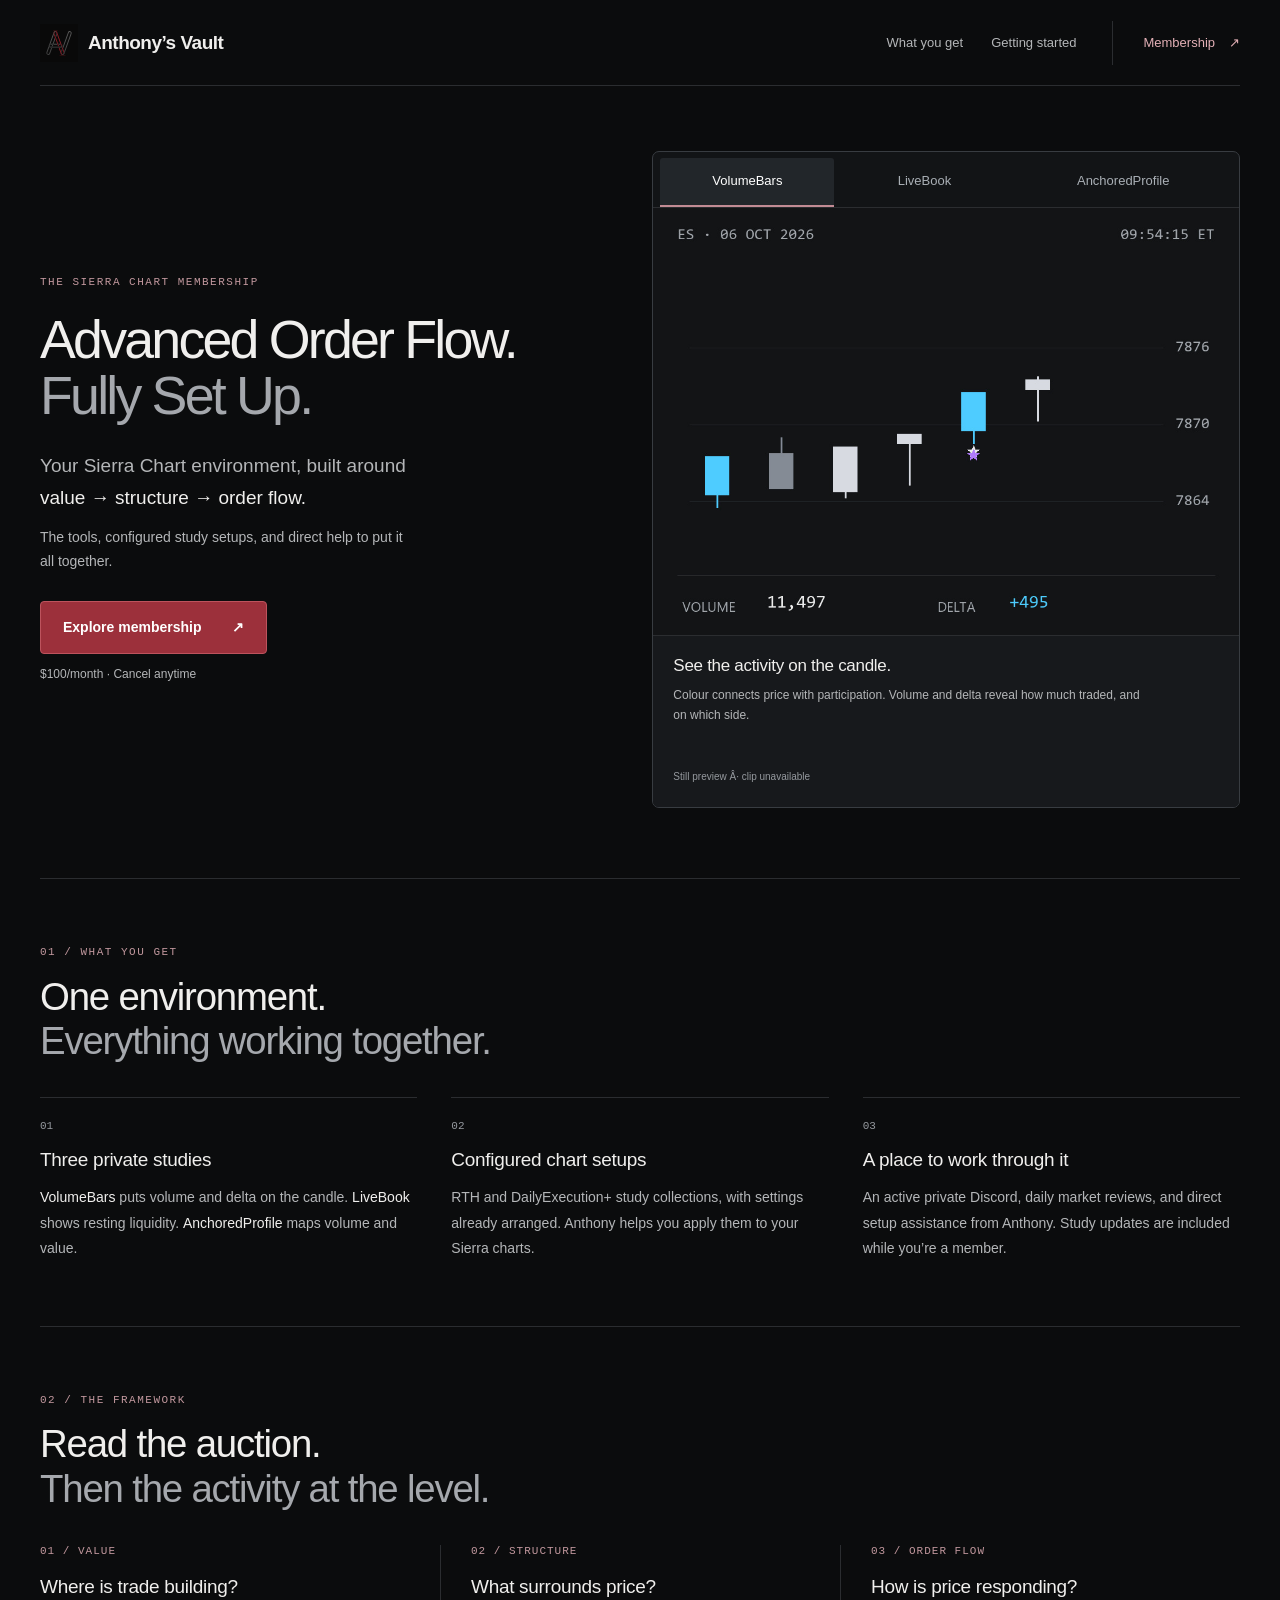
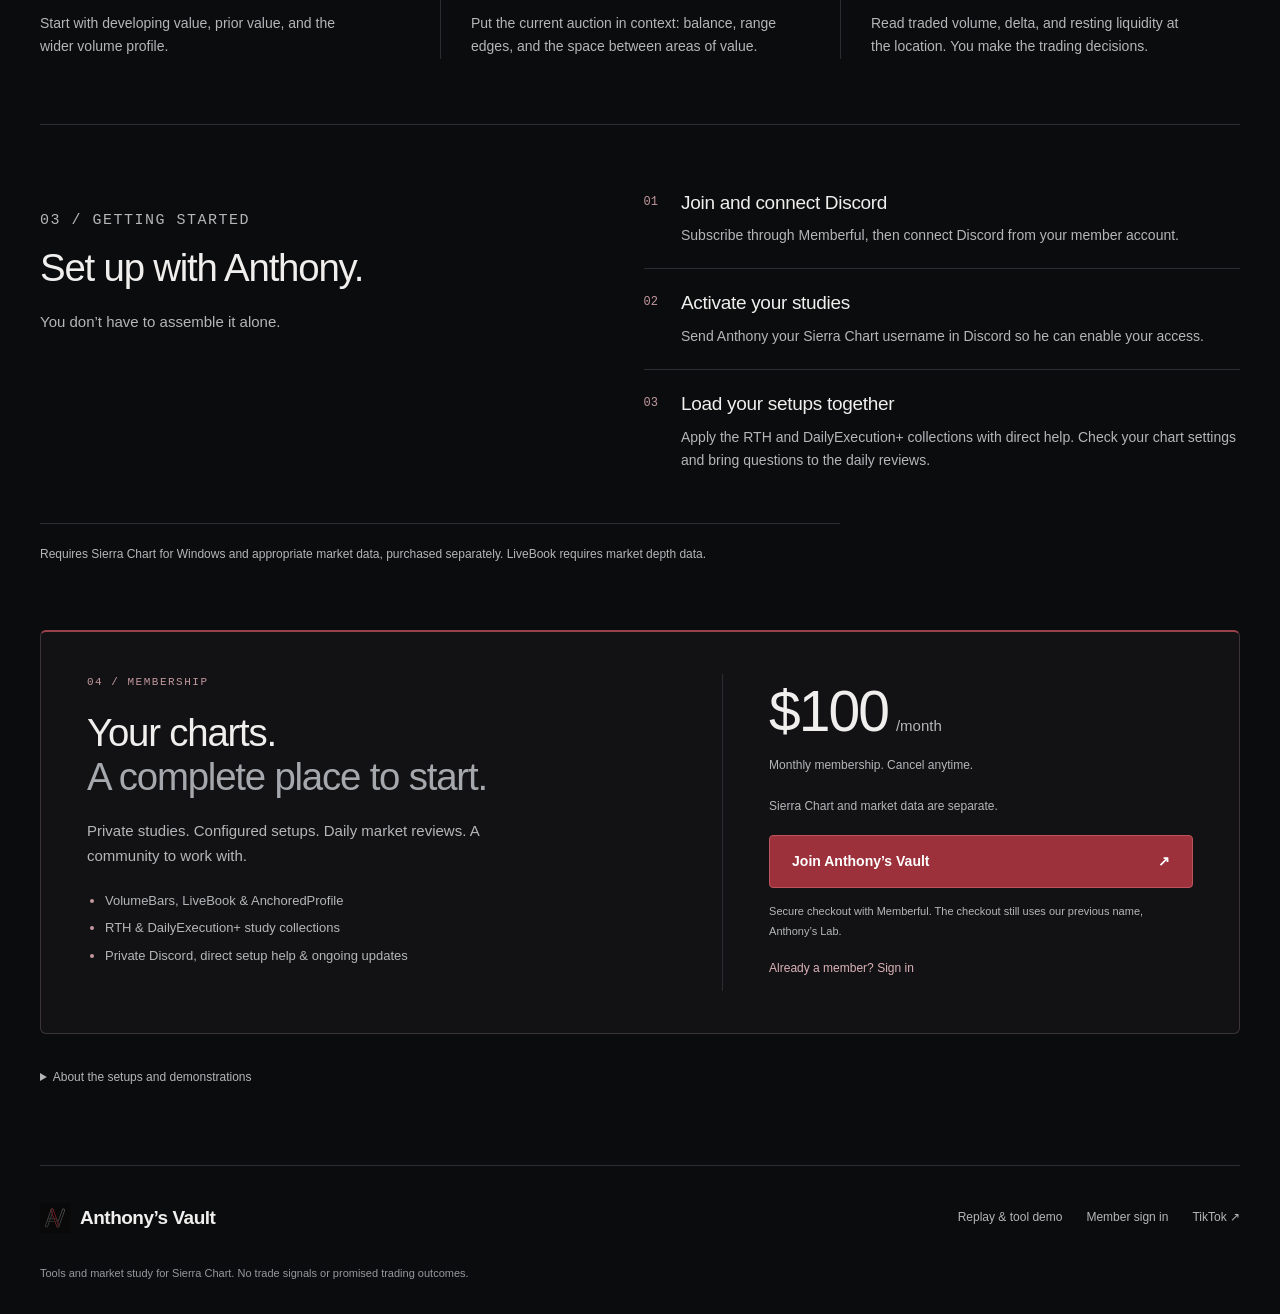
<file: classic.html>
<!doctype html>
<html lang="en"><head><meta charset="utf-8"><meta name="viewport" content="width=device-width,initial-scale=1">
<title>Anthony’s Vault — Advanced Order Flow. Fully Set Up.</title>
<meta name="description" content="A configured Sierra Chart environment built around value, structure and order flow. VolumeBars, LiveBook, AnchoredProfile, study setups, daily market reviews and direct help. $100/month.">
<meta name="theme-color" content="#0b0c0d"><link rel="canonical" href="https://anthonysvault.com/">
<link rel="icon" href="assets/vault.svg" type="image/svg+xml"><link rel="stylesheet" href="site.css?v=20261007-3"><script src="site.js?v=20261007-3" defer></script>
<!-- Privacy-friendly analytics by Plausible -->
<script async src="https://plausible.io/js/pa-Hq44Lk_SXXTGRcr0beHpS.js"></script>
<script>
  window.plausible=window.plausible||function(){(plausible.q=plausible.q||[]).push(arguments)},plausible.init=plausible.init||function(i){plausible.o=i||{}};
  plausible.init()
</script>
</head><body id="top"><a class="skip" href="#main">Skip to content</a>
<header class="masthead wrap"><a class="brand" href="index.html" aria-label="Anthony's Vault home"><img src="assets/vault.svg" width="38" height="38" alt=""><span>Anthony’s Vault</span></a><nav aria-label="Main navigation"><a href="index.html#included">What you get</a><a href="index.html#setup">Getting started</a></nav><a class="header-cta" href="#membership">Membership <span aria-hidden="true">↗</span></a></header>
<main id="main">
<section class="hero wrap" aria-labelledby="offer-title">
  <div class="hero-copy"><p class="eyebrow">THE SIERRA CHART MEMBERSHIP</p><h1 id="offer-title">Advanced Order Flow.<br><span>Fully Set Up.</span></h1>
  <p class="lead">Your Sierra Chart environment, built around <strong>value → structure → order flow.</strong></p>
  <p class="hero-detail">The tools, configured study setups, and direct help to put it all together.</p>
  <a class="primary-button" href="#membership">Explore membership <span aria-hidden="true">↗</span></a><p class="price-note">$100/month · Cancel anytime</p></div>
  <div class="tool-showcase" data-tool-showcase><div class="tool-tabs" role="tablist" aria-label="Explore the three studies"><button id="tab-volumebars" type="button" role="tab" aria-selected="true" aria-controls="tool-volumebars" tabindex="0">VolumeBars</button><button id="tab-livebook" type="button" role="tab" aria-selected="false" aria-controls="tool-livebook" tabindex="-1">LiveBook</button><button id="tab-anchoredprofile" type="button" role="tab" aria-selected="false" aria-controls="tool-anchoredprofile" tabindex="-1">AnchoredProfile</button></div><figure class="tool-panel" id="tool-volumebars" role="tabpanel" aria-labelledby="tab-volumebars" tabindex="0">
      <div class="tool-media"><img src="assets/volumebars-demo.jpg" width="960" height="700" alt="Recorded VolumeBars candles, with blue participation colour and session volume and delta stars." fetchpriority="high"><video muted loop playsinline preload="none" data-src="assets/volumebars-demo.mp4" aria-hidden="true" tabindex="-1"></video></div>
      <figcaption><h3>See the activity on the candle.</h3><p>Colour connects price with participation. Volume and delta reveal how much traded, and on which side.</p></figcaption>
      <div class="tool-controls"><p data-tool-status>Recorded-data demo · 53× speed</p><button class="tool-play" type="button" data-tool-play aria-pressed="false" aria-label="Play or pause VolumeBars clip" hidden>Play clip</button></div>
    </figure><figure class="tool-panel" id="tool-livebook" role="tabpanel" aria-labelledby="tab-livebook" tabindex="0" hidden>
      <div class="tool-media"><img src="assets/livebook-demo.jpg" width="960" height="700" alt="Recorded LiveBook depth: red resting offers above price and blue resting bids below it; lengths represent lots." loading="lazy"><video muted loop playsinline preload="none" data-src="assets/livebook-demo.mp4" aria-hidden="true" tabindex="-1"></video></div>
      <figcaption><h3>See resting liquidity beside price.</h3><p>The bars show displayed orders waiting to trade. Watch their size change as price moves.</p></figcaption>
      <div class="tool-controls"><p data-tool-status>Recorded-data demo · Real time</p><button class="tool-play" type="button" data-tool-play aria-pressed="false" aria-label="Play or pause LiveBook clip" hidden>Play clip</button></div>
    </figure><figure class="tool-panel" id="tool-anchoredprofile" role="tabpanel" aria-labelledby="tab-anchoredprofile" tabindex="0" hidden>
      <div class="tool-media"><img src="assets/anchoredprofile-demo.jpg?v=20261007-4" width="960" height="700" alt="Recorded RTH profile using the study’s warm palette, with its point of control, competing high-volume rows, and clearly labelled value-area boundaries." loading="lazy"><video muted loop playsinline preload="none" data-src="assets/anchoredprofile-demo.mp4?v=20261007-4" aria-hidden="true" tabindex="-1"></video></div>
      <figcaption><h3>See where trade is building.</h3><p>POC marks the most-traded price. Other busy rows light up as they build. VAH and VAL mark the value-area edges.</p></figcaption>
      <div class="tool-controls"><p data-tool-status>Recorded-data demo · 5× speed</p><button class="tool-play" type="button" data-tool-play aria-pressed="false" aria-label="Play or pause AnchoredProfile clip" hidden>Play clip</button></div>
    </figure><noscript><p class="tool-noscript">View the stills: <a href="assets/volumebars-demo.jpg">VolumeBars</a> · <a href="assets/livebook-demo.jpg">LiveBook</a> · <a href="assets/anchoredprofile-demo.jpg?v=20261007-4">AnchoredProfile</a></p></noscript></div>
</section>
<section class="included wrap section" id="included" aria-labelledby="included-title">
  <div class="section-heading"><p class="eyebrow">01 / WHAT YOU GET</p><h2 id="included-title">One environment.<br><span>Everything working together.</span></h2></div>
  <div class="offer-grid"><article><span class="item-number">01</span><h3>Three private studies</h3><p><strong>VolumeBars</strong> puts volume and delta on the candle. <strong>LiveBook</strong> shows resting liquidity. <strong>AnchoredProfile</strong> maps volume and value.</p></article>
  <article><span class="item-number">02</span><h3>Configured chart setups</h3><p>RTH and DailyExecution+ study collections, with settings already arranged. Anthony helps you apply them to your Sierra charts.</p></article>
  <article><span class="item-number">03</span><h3>A place to work through it</h3><p>An active private Discord, daily market reviews, and direct setup assistance from Anthony. Study updates are included while you’re a member.</p></article></div>
</section>
<section class="framework wrap section" id="framework" aria-labelledby="framework-title">
  <div class="section-heading"><p class="eyebrow">02 / THE FRAMEWORK</p><h2 id="framework-title">Read the auction.<br><span>Then the activity at the level.</span></h2></div>
  <ol class="framework-steps"><li><span class="step-label">01 / VALUE</span><h3>Where is trade building?</h3><p>Start with developing value, prior value, and the wider volume profile.</p></li><li><span class="step-label">02 / STRUCTURE</span><h3>What surrounds price?</h3><p>Put the current auction in context: balance, range edges, and the space between areas of value.</p></li><li><span class="step-label">03 / ORDER FLOW</span><h3>How is price responding?</h3><p>Read traded volume, delta, and resting liquidity at the location. You make the trading decisions.</p></li></ol>
</section>
<section class="setup wrap section" id="setup" aria-labelledby="setup-title">
  <div class="section-heading"><p class="eyebrow">03 / GETTING STARTED</p><h2 id="setup-title">Set up with Anthony.</h2><p>You don’t have to assemble it alone.</p></div>
  <ol class="setup-steps"><li><span>01</span><div><h3>Join and connect Discord</h3><p>Subscribe through Memberful, then connect Discord from your member account.</p></div></li><li><span>02</span><div><h3>Activate your studies</h3><p>Send Anthony your Sierra Chart username in Discord so he can enable your access.</p></div></li><li><span>03</span><div><h3>Load your setups together</h3><p>Apply the RTH and DailyExecution+ collections with direct help. Check your chart settings and bring questions to the daily reviews.</p></div></li></ol>
  <p class="requirements">Requires Sierra Chart for Windows and appropriate market data, purchased separately. LiveBook requires market depth data.</p>
</section>
<section class="membership wrap section" id="membership" aria-labelledby="membership-title">
  <div class="membership-panel"><div><p class="eyebrow">04 / MEMBERSHIP</p><h2 id="membership-title">Your charts.<br><span>A complete place to start.</span></h2><p class="membership-summary">Private studies. Configured setups. Daily market reviews. A community to work with.</p><ul><li>VolumeBars, LiveBook &amp; AnchoredProfile</li><li>RTH &amp; DailyExecution+ study collections</li><li>Private Discord, direct setup help &amp; ongoing updates</li></ul></div>
  <div class="membership-price"><p class="price">$100<span>/month</span></p><p>Monthly membership. Cancel anytime.</p><p class="requirements">Sierra Chart and market data are separate.</p><a class="primary-button" id="membership-open" href="https://members.anthonyslab.shop/checkout?plan=149330">Join Anthony’s Vault <span aria-hidden="true">↗</span></a><p class="checkout-note">Secure checkout with Memberful. The checkout still uses our previous name, Anthony’s Lab.</p><a class="account-link" href="https://members.anthonyslab.shop/account">Already a member? Sign in</a></div></div>
  <details class="package-notes"><summary>About the setups and demonstrations</summary><p>RTH and DailyExecution+ are Sierra Chart study collections: configured studies you apply to a chart, rather than a complete chartbook. Anthony helps with the chart settings and installation.</p><p>The demonstrations isolate each tool using real ES trades and recorded market depth from 6 October 2026. They are focused renderings, rather than screen recordings. VolumeBars and AnchoredProfile are sped up; LiveBook plays in real time. The profile uses the study’s warm RTH palette and competing-row highlights. Colour and display settings are configurable. The VolumeBars stars mark new session highs in volume and absolute delta.</p><p><a href="assets/sierra-es-2026-10-06.png" data-chart aria-haspopup="dialog" aria-controls="chart-dialog">View Anthony’s full Sierra Chart ↗</a>. This original desk capture also includes personal settings and experimental overlays beyond the featured member tools. Your layout will depend on your configuration and data.</p></details>
</section>
</main><footer class="wrap"><a class="brand" href="index.html"><img src="assets/vault.svg" width="30" height="30" alt=""><span>Anthony’s Vault</span></a><div class="footer-links"><a href="demo.html">Replay &amp; tool demo</a><a href="https://members.anthonyslab.shop/account">Member sign in</a><a href="https://www.tiktok.com/@nasdaqant" target="_blank" rel="noopener noreferrer" aria-label="Anthony's Vault on TikTok (@nasdaqant)">TikTok ↗</a></div><p class="footer-note">Tools and market study for Sierra Chart. No trade signals or promised trading outcomes.</p></footer>
<dialog id="chart-dialog" aria-labelledby="chart-title"><div class="dialog-heading"><h2 id="chart-title">Anthony’s Sierra Chart · 6 October 2026</h2><button id="close-chart" aria-label="Close chart">Close ×</button></div><p>Full desk view for context. It includes personal settings and experimental overlays beyond the featured member tools.</p><div class="full-chart-scroll"><img src="assets/sierra-es-2026-10-06.png" width="1920" height="890" alt="Full native ESZ26 Sierra desk chart, with VolumeBars candles, LiveBook, volume profiles and additional desk overlays."></div><p class="chart-help">On a small screen, scroll across the chart to inspect it. <a href="assets/sierra-es-2026-10-06.png" target="_blank" rel="noopener">Open original image ↗</a></p></dialog>
</body></html>
</file>
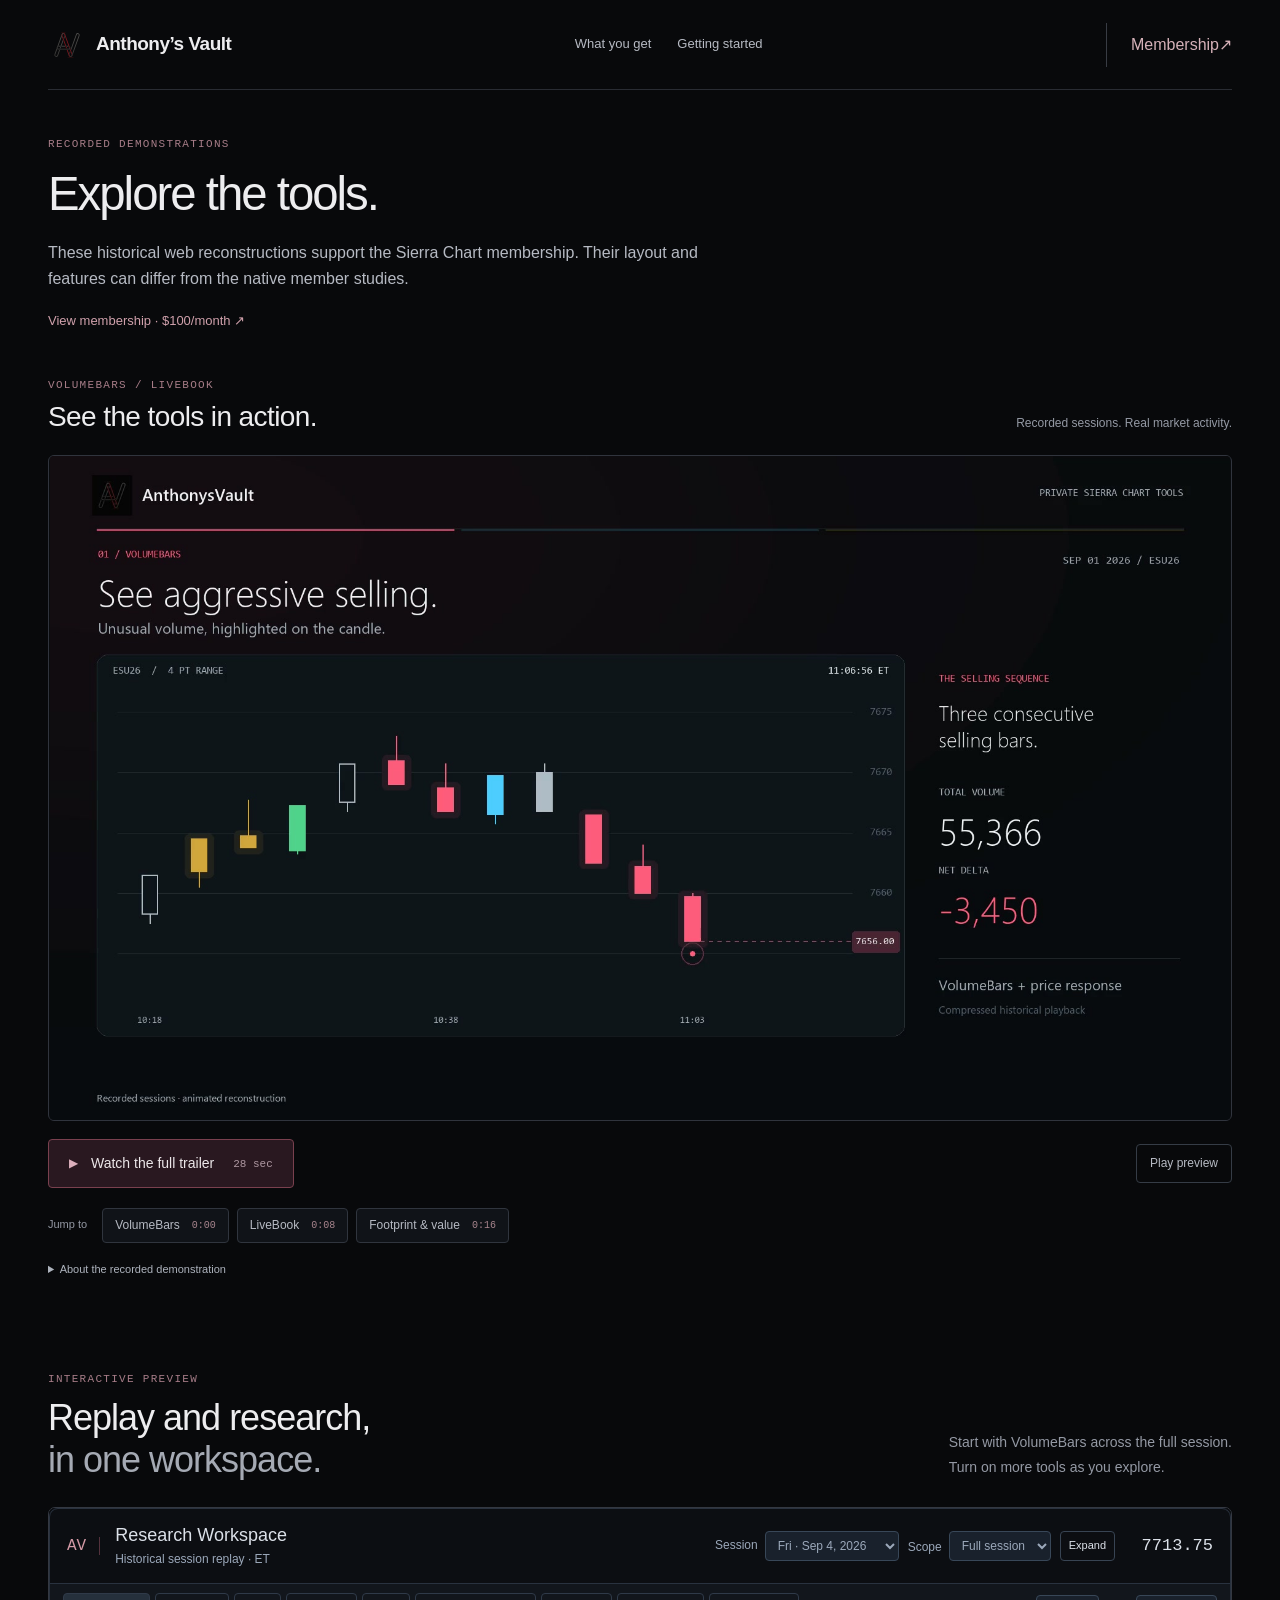
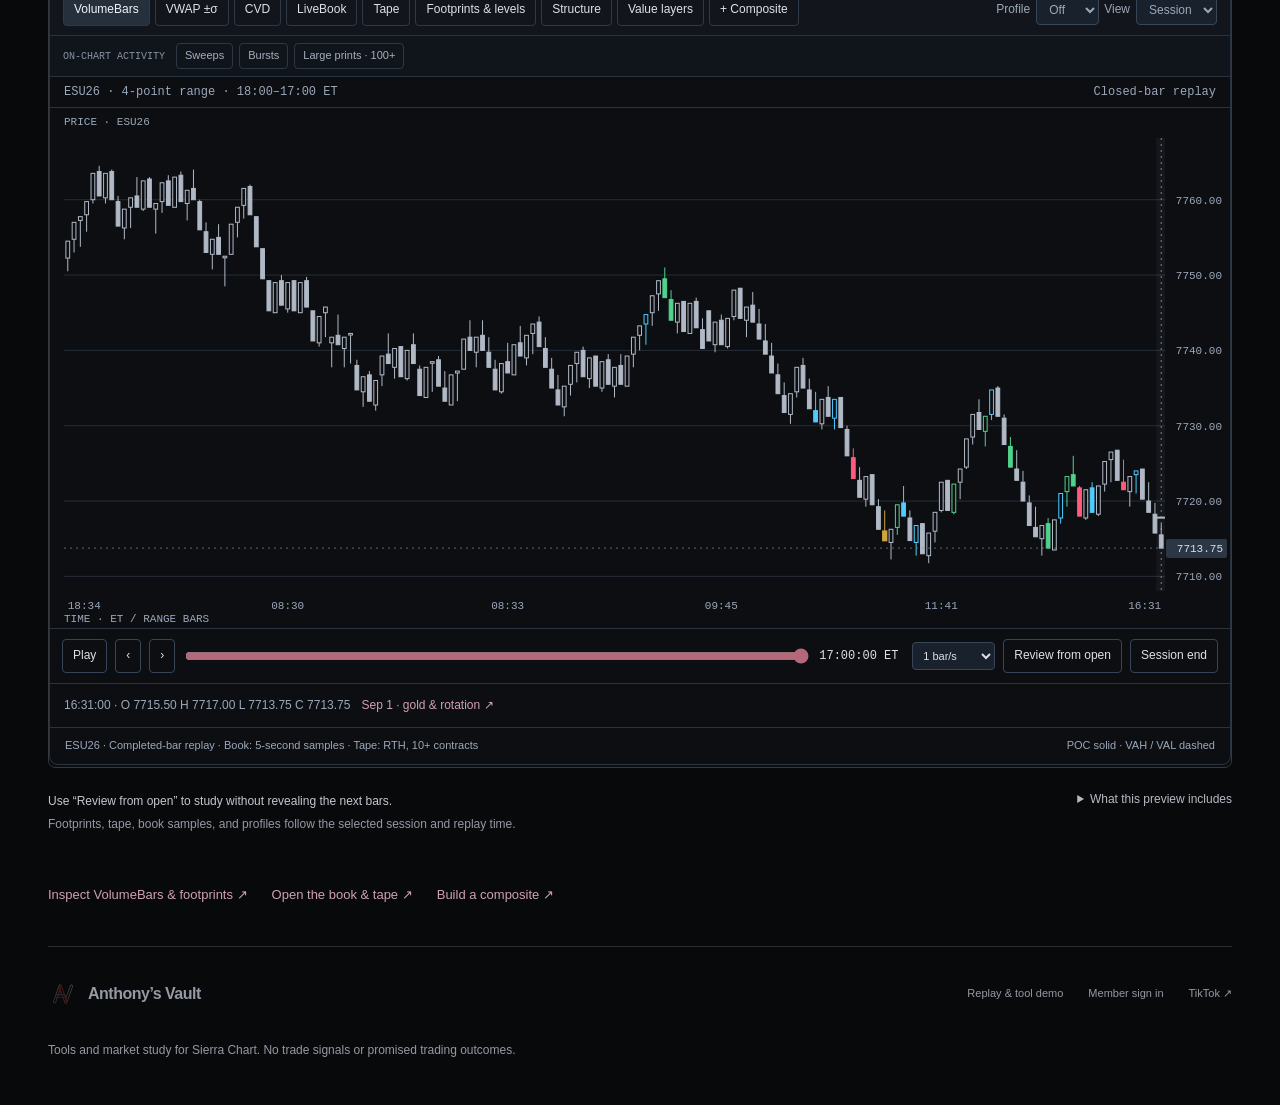
<file: demo.html>
<!doctype html><html lang="en"><head><meta charset="utf-8"><meta name="viewport" content="width=device-width,initial-scale=1"><title>Recorded tool demos — Anthony’s Vault</title><meta name="description" content="Explore recorded historical sessions with VolumeBars, LiveBook, footprints and value. Supporting demonstrations from Anthony’s Vault."><meta name="theme-color" content="#08090b"><link rel="icon" href="assets/vault.svg" type="image/svg+xml"><link rel="stylesheet" href="demo.css?v=20261007-1"><script src="site.js?v=20261007-1" defer></script><!-- Privacy-friendly analytics by Plausible -->
<script async src="https://plausible.io/js/pa-Hq44Lk_SXXTGRcr0beHpS.js"></script>
<script>
  window.plausible=window.plausible||function(){(plausible.q=plausible.q||[]).push(arguments)},plausible.init=plausible.init||function(i){plausible.o=i||{}};
  plausible.init()
</script>
</head><body id="top"><a class="skip" href="#tools-demo">Skip to the demonstrations</a><header class="masthead wrap"><a class="brand" href="index.html" aria-label="Anthony's Vault home"><img src="assets/vault.svg" width="38" height="38" alt=""><span>Anthony’s Vault</span></a><nav aria-label="Main navigation"><a href="index.html#included">What you get</a><a href="index.html#setup">Getting started</a></nav><a class="header-cta" href="index.html#membership">Membership <span aria-hidden="true">↗</span></a></header><main><div class="wrap demo-intro"><p class="eyebrow">RECORDED DEMONSTRATIONS</p><h1>Explore the tools.</h1><p>These historical web reconstructions support the Sierra Chart membership. Their layout and features can differ from the native member studies.</p><a class="text-link" href="index.html#membership">View membership · $100/month ↗</a></div><section class="trailer-section wrap" id="tools-demo" aria-labelledby="trailer-title">
<div class="trailer-heading"><div><p class="eyebrow">VOLUMEBARS / LIVEBOOK</p><h2 id="trailer-title">See the tools in action.</h2></div><span>Recorded sessions. Real market activity.</span></div>
<div class="trailer-stage"><video id="hero-loop" muted loop playsinline preload="none" poster="assets/vault-loop-v2.jpg" data-src="assets/vault-loop-v2.mp4" aria-hidden="true" tabindex="-1"></video></div>
<div class="trailer-controls"><button class="watch-trailer" data-trailer="0" aria-haspopup="dialog" aria-controls="trailer-dialog"><span class="play-icon" aria-hidden="true">▶</span>Watch the full trailer <span class="duration">28 sec</span></button><button id="loop-toggle" class="loop-toggle" aria-controls="hero-loop" aria-pressed="false">Play preview</button></div>
<div class="trailer-chapters" role="group" aria-label="Trailer chapters"><span class="chapter-label">Jump to</span><button data-trailer="0" aria-haspopup="dialog" aria-controls="trailer-dialog"><span>VolumeBars</span><small>0:00</small></button><button data-trailer="8" aria-haspopup="dialog" aria-controls="trailer-dialog"><span>LiveBook</span><small>0:08</small></button><button data-trailer="16" aria-haspopup="dialog" aria-controls="trailer-dialog"><span>Footprint &amp; value</span><small>0:16</small></button></div>
<details class="trailer-notes"><summary>About the recorded demonstration</summary><p>September 1 and September 15, 2026. Dates and contracts are labeled in the film. These are animated reconstructions of recorded activity; the native Sierra Chart layout may differ. Selected historical examples do not establish trading performance.</p><p>The first sequence shows three consecutive selling bars with 55,366 contracts in total volume. The LiveBook sequence shows a 517-contract buy sweep and returning displayed offers; it does not identify an individual trader or order. The final sequence follows a gold bar with 18,887 contracts, its bid/ask footprint, cumulative delta, and developing volume profile.</p></details>
<noscript><p class="trailer-fallback"><a href="assets/vault-trailer-v2.mp4">Watch the 28-second tool demonstration ↗</a></p></noscript>
</section>
<section class="replay-section wrap" id="replay" aria-labelledby="replay-title"><div class="section-heading"><div><p class="eyebrow">INTERACTIVE PREVIEW</p><h2 id="replay-title">Replay and research,<br><span>in one workspace.</span></h2></div><p>Start with VolumeBars across the full session.<br>Turn on more tools as you explore.</p></div>
<iframe id="research-workspace" src="workspace.html?v=20260917-7" loading="lazy" title="AnthonysVault Research Workspace: session replay, VolumeBars, LiveBook, tape, footprints, and custom profiles" allow="fullscreen" allowfullscreen></iframe>
<div class="replay-under"><p><strong>Use “Review from open” to study without revealing the next bars.</strong><br>Footprints, tape, book samples, and profiles follow the selected session and replay time.</p><details><summary>What this preview includes</summary><p>Three selected ESU26 sessions: September 1, 3, and 4, 2026. The workspace supports manual replay and setup review. These examples do not establish trading performance.</p><p>VolumeBars colors come from saved Sierra Chart exports. Footprints show recorded bid × ask volume where the bar boundary reconciles. The CVD trace is cumulative delta; CvdBars is a separate study still in development.</p><p>Book snapshots are sampled every five seconds. The tape displays individual recorded RTH prints of 10+ contracts, with size and side filters. Sweep and burst markers use grouped recorded executions. Trade size does not identify a participant.</p><p>Custom composites use completed five-minute intervals. All sample times are Eastern. The web reconstruction can differ from the native Sierra studies.</p></details></div></section>
<div class="wrap demo-presets"><button data-explore="volume" class="text-link">Inspect VolumeBars &amp; footprints ↗</button><button data-explore="tape" class="text-link">Open the book &amp; tape ↗</button><button data-explore="value" class="text-link">Build a composite ↗</button></div></main><footer class="wrap"><a class="brand" href="index.html"><img src="assets/vault.svg" width="30" height="30" alt=""><span>Anthony’s Vault</span></a><div class="footer-links"><a href="demo.html">Replay &amp; tool demo</a><a href="https://members.anthonyslab.shop/account">Member sign in</a><a href="https://www.tiktok.com/@nasdaqant" target="_blank" rel="noopener noreferrer" aria-label="Anthony's Vault on TikTok (@nasdaqant)">TikTok ↗</a></div><p class="footer-note">Tools and market study for Sierra Chart. No trade signals or promised trading outcomes.</p></footer><dialog id="trailer-dialog" aria-labelledby="full-trailer-title" aria-describedby="full-trailer-description"><div class="trailer-dialog-head"><div><p class="eyebrow">ANTHONYSVAULT</p><h2 id="full-trailer-title">The tools in action.</h2></div><button id="close-trailer" aria-label="Close trailer">Close <span aria-hidden="true">×</span></button></div><video id="full-trailer" controls playsinline preload="none" poster="assets/vault-trailer-v2.jpg" data-src="assets/vault-trailer-v2.mp4" aria-label="AnthonysVault tool demonstration"><track kind="captions" src="assets/vault-trailer-v1.vtt" srclang="en" label="English — tool descriptions"></video><div class="trailer-dialog-foot"><p id="full-trailer-description">VolumeBars, LiveBook, footprints, and value. Recorded sessions with original music.</p><a href="assets/vault-trailer-v2.mp4" target="_blank" rel="noopener">Open video ↗</a></div><p id="trailer-loading" role="status" hidden>Loading trailer…</p><p id="trailer-error" role="status" hidden>The video could not load. Use “Open video” to watch it directly.</p></dialog>
<noscript><p class="noscript">The replay needs JavaScript. <a href="index.html#membership">Membership and checkout remain available.</a></p></noscript></body></html>
</file>
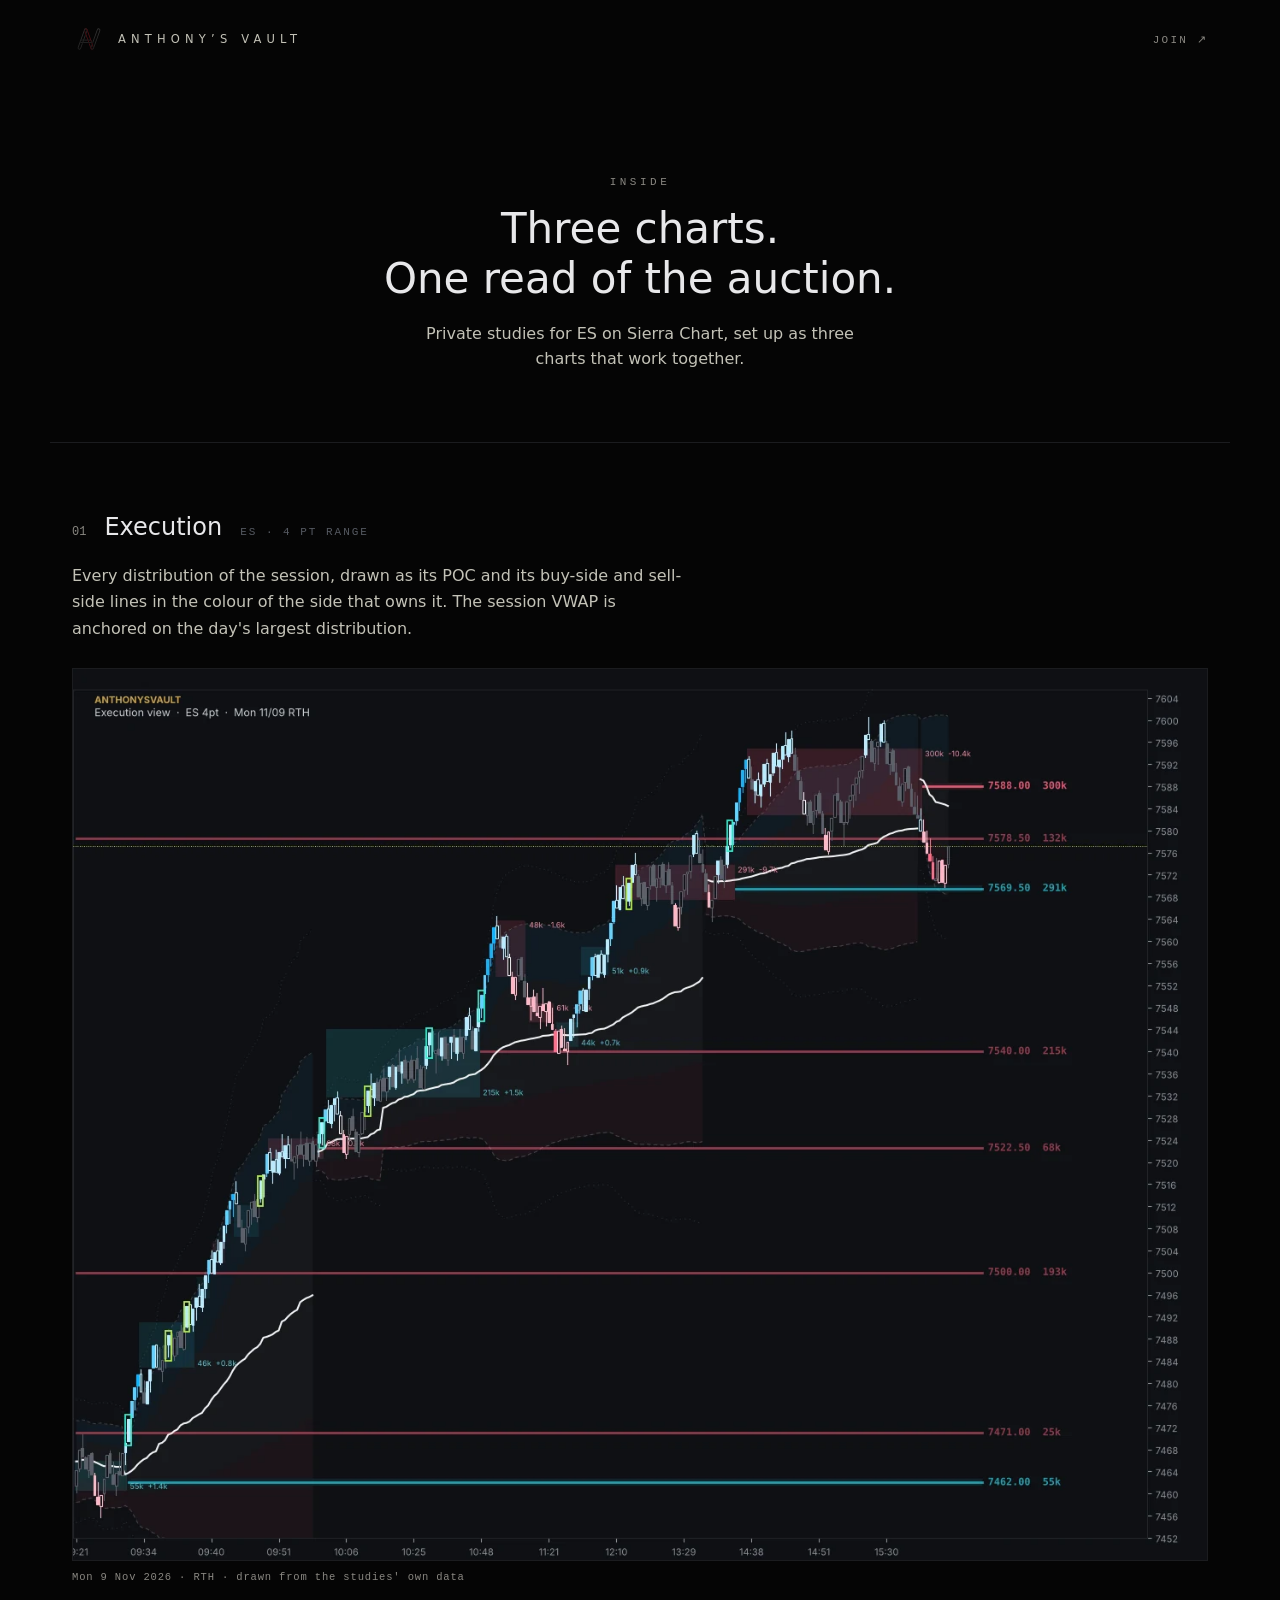
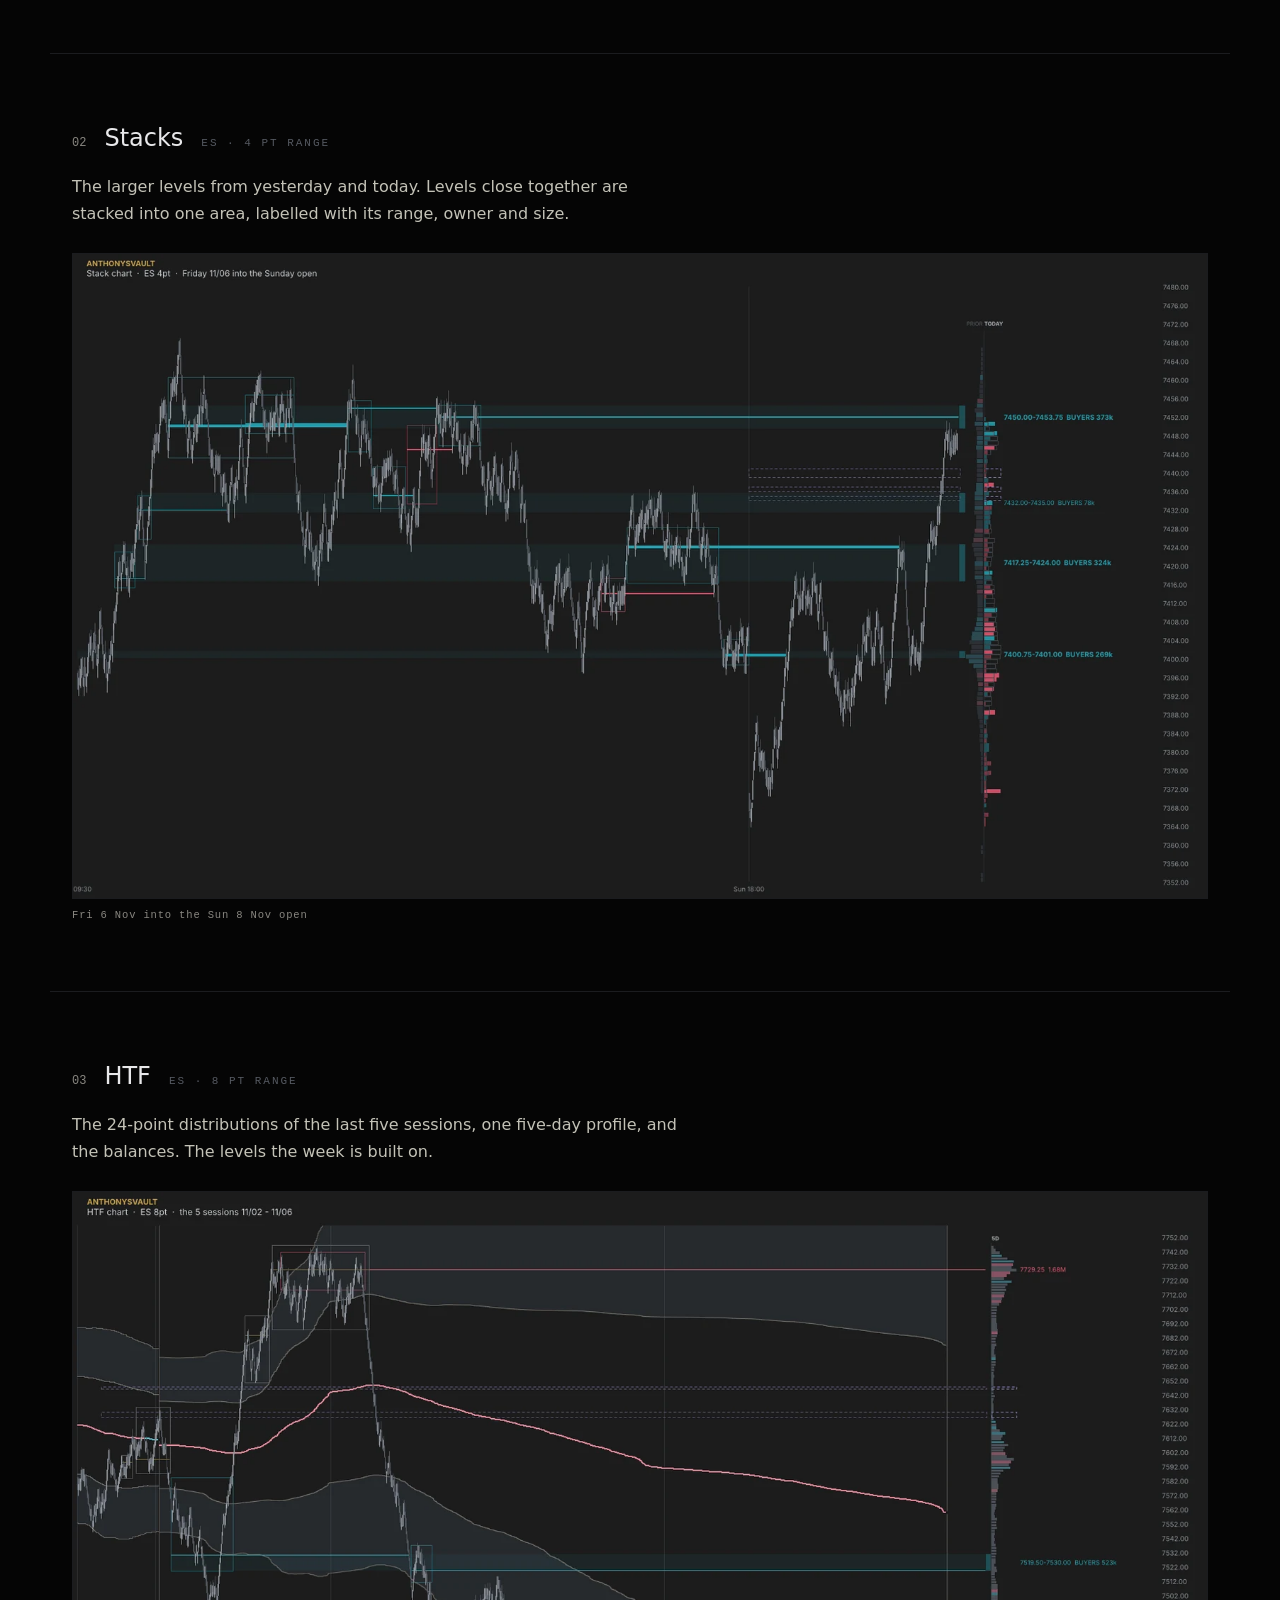
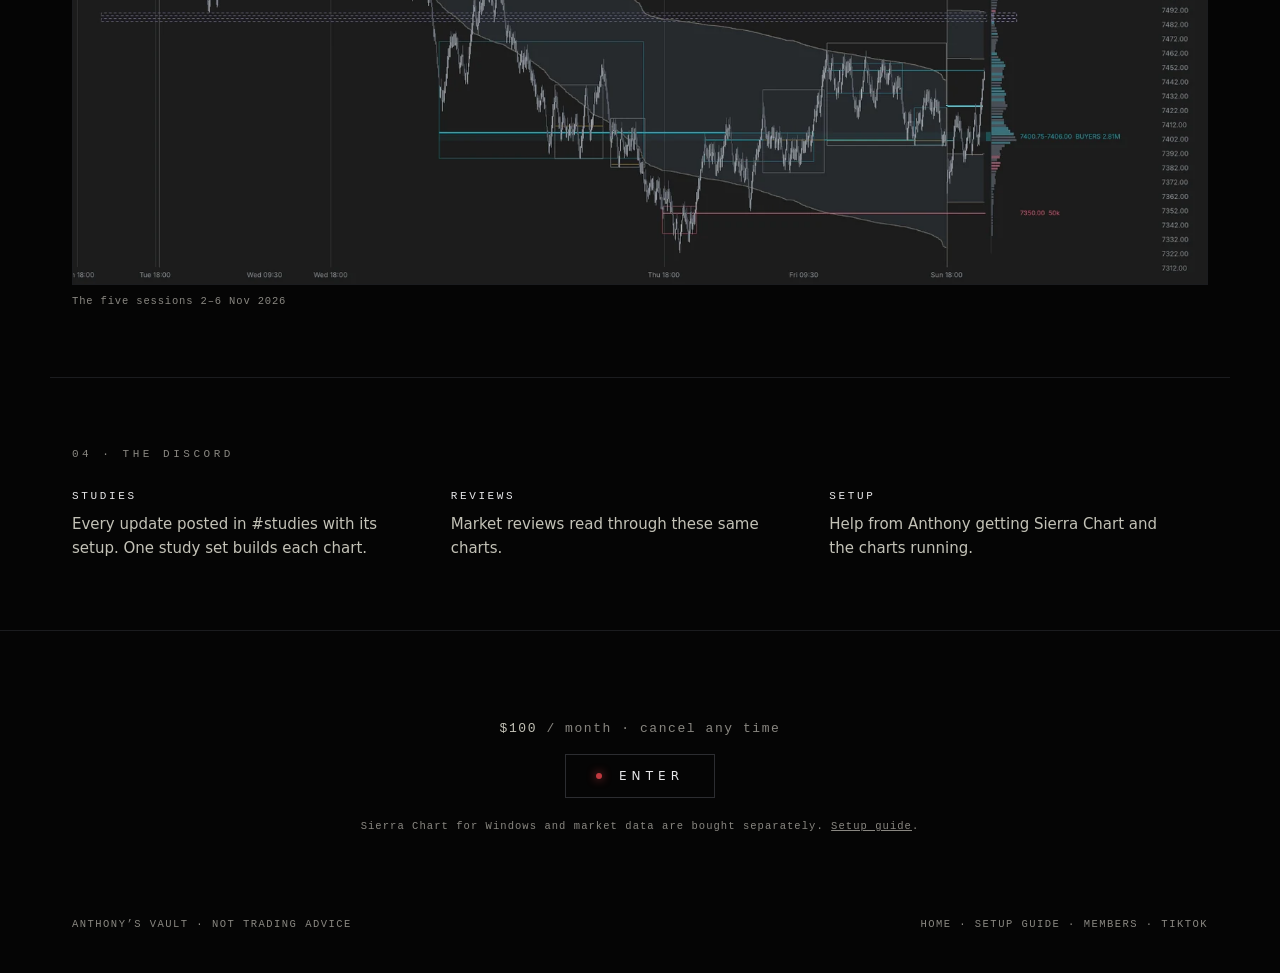
<file: inside.html>
<!DOCTYPE html>
<html lang="en">
<head>
<meta charset="utf-8">
<meta name="viewport" content="width=device-width, initial-scale=1">
<title>Inside · Anthony’s Vault</title>
<meta name="description" content="Three charts for ES on Sierra Chart: execution, stacks and HTF. Plus the Discord.">
<meta name="theme-color" content="#050505"><link rel="canonical" href="https://anthonysvault.com/inside.html">
<link rel="icon" href="assets/vault.svg" type="image/svg+xml">
<!-- Privacy-friendly analytics by Plausible -->
<script async src="https://plausible.io/js/pa-Hq44Lk_SXXTGRcr0beHpS.js"></script>
<script>
  window.plausible=window.plausible||function(){(plausible.q=plausible.q||[]).push(arguments)},plausible.init=plausible.init||function(i){plausible.o=i||{}};
  plausible.init()
</script>
<style>
  :root{--bg:#050505;--line:#1b1c1f;--ink:#e8e8ea;--ink2:#c3c2b7;--ink3:#898781;--g3:#565a62;--red:#941C22;--red2:#c0393f;
    --mono:ui-monospace,"SF Mono","Cascadia Mono",Consolas,"Roboto Mono",monospace;--sans:"Helvetica Neue","Inter","Segoe UI",system-ui,sans-serif}
  *{box-sizing:border-box;margin:0;padding:0}
  body{background:var(--bg);color:var(--ink2);font-family:var(--sans);-webkit-font-smoothing:antialiased}
  header{max-width:1180px;margin:0 auto;padding:22px 22px 0;display:flex;align-items:center;justify-content:space-between}
  header a.home{display:flex;align-items:center;gap:12px;text-decoration:none;color:var(--ink2);font-size:11.5px;letter-spacing:.45em}
  header img{width:34px;height:34px}
  header a.join{font-family:var(--mono);font-size:11px;letter-spacing:.2em;color:var(--ink3);text-decoration:none}
  header a.join:hover{color:var(--ink)}
  .intro{text-align:center;padding:120px 22px 70px}
  .kick{font-family:var(--mono);font-size:11px;letter-spacing:.32em;color:var(--ink3)}
  .intro h1{margin-top:16px;font-weight:300;font-size:clamp(28px,4.6vw,42px);color:var(--ink);line-height:1.2}
  .intro p{margin:16px auto 0;max-width:460px;line-height:1.6}

  .chart{max-width:1180px;margin:0 auto;padding:70px 22px;border-top:1px solid var(--line)}
  .chart .meta{display:flex;align-items:baseline;gap:18px;flex-wrap:wrap;margin-bottom:22px}
  .chart .n{font-family:var(--mono);font-size:12px;color:var(--ink3)}
  .chart h2{font-weight:400;font-size:24px;color:var(--ink)}
  .chart .bars{font-family:var(--mono);font-size:11px;letter-spacing:.18em;color:var(--g3)}
  .chart p{max-width:620px;line-height:1.65;margin-bottom:26px}
  figure{position:relative;border:1px solid var(--line);background:#0e1014;overflow:hidden}
  figure img{display:block;width:100%;height:auto}
  figcaption{font-family:var(--mono);font-size:10.5px;letter-spacing:.08em;color:var(--ink3);margin-top:10px}
  .reveal{opacity:0;transform:translateY(18px);transition:opacity 1.1s ease,transform 1.1s ease}
  .reveal.in{opacity:1;transform:none}
  @media (prefers-reduced-motion:reduce){.reveal{opacity:1;transform:none;transition:none}}

  .disc{max-width:1180px;margin:0 auto;padding:70px 22px;border-top:1px solid var(--line);display:grid;grid-template-columns:repeat(3,1fr);gap:0}
  .disc div{padding:0 26px 0 0}
  .disc b{display:block;font-family:var(--mono);font-weight:400;font-size:11px;letter-spacing:.24em;color:var(--ink);margin-bottom:10px}
  .disc span{font-size:15px;line-height:1.6}
  .disc .h{grid-column:1/-1;margin-bottom:30px}
  @media(max-width:720px){.disc{grid-template-columns:1fr}.disc div{padding:0 0 24px}}

  .end{text-align:center;padding:90px 22px 60px;border-top:1px solid var(--line)}
  .end .price{font-family:var(--mono);font-size:13px;letter-spacing:.12em;color:var(--ink2)}
  .end .price span{color:var(--ink3)}
  a.btn{display:inline-flex;align-items:center;gap:12px;margin-top:18px;padding:14px 30px;border:1px solid #2c2d31;color:var(--ink);text-decoration:none;font-size:12px;letter-spacing:.42em;text-indent:.42em}
  a.btn:hover{border-color:var(--red);background:rgba(148,28,34,.12)}
  .dot{width:6px;height:6px;border-radius:50%;background:var(--red2);box-shadow:0 0 10px var(--red2)}
  .end small{display:block;margin-top:22px;font-family:var(--mono);font-size:10.5px;letter-spacing:.1em;color:var(--ink3)}
  footer{max-width:1180px;margin:0 auto;padding:26px 22px 40px;font-family:var(--mono);font-size:10.5px;letter-spacing:.14em;color:var(--ink3);display:flex;justify-content:space-between;flex-wrap:wrap;gap:10px}
  footer a{color:var(--ink3);text-decoration:none}
  footer a:hover{color:var(--ink)}
</style>
</head>
<body>
<header>
  <a class="home" href="index.html"><img src="assets/vault.svg" alt="">ANTHONY’S VAULT</a>
  <a class="join" href="https://members.anthonyslab.shop/checkout?plan=149330">JOIN ↗</a>
</header>

<section class="intro">
  <div class="kick">INSIDE</div>
  <h1>Three charts.<br>One read of the auction.</h1>
  <p>Private studies for ES on Sierra Chart, set up as three charts that work together.</p>
</section>

<section class="chart">
  <div class="meta"><span class="n">01</span><h2>Execution</h2><span class="bars">ES · 4 PT RANGE</span></div>
  <p>Every distribution of the session, drawn as its POC and its buy-side and sell-side lines in the colour of the side that owns it. The session VWAP is anchored on the day's largest distribution.</p>
  <figure class="reveal"><picture><source srcset="assets/inside/execution.webp" type="image/webp"><img src="assets/inside/execution.jpg" width="1326" height="1042" loading="lazy" alt="Execution chart, ES 4 point range, Monday 9 November 2026 RTH: distributions with owner-coloured levels and the session VWAP bands."></picture></figure>
  <figcaption>Mon 9 Nov 2026 · RTH · drawn from the studies' own data</figcaption>
</section>

<section class="chart">
  <div class="meta"><span class="n">02</span><h2>Stacks</h2><span class="bars">ES · 4 PT RANGE</span></div>
  <p>The larger levels from yesterday and today. Levels close together are stacked into one area, labelled with its range, owner and size.</p>
  <figure class="reveal"><picture><source srcset="assets/inside/stacks.webp" type="image/webp"><img src="assets/inside/stacks.jpg" width="1600" height="909" loading="lazy" alt="Stack chart, ES 4 point range, Friday 6 November into the Sunday open: stacked buyer areas labelled with range and size, and the session profile."></picture></figure>
  <figcaption>Fri 6 Nov into the Sun 8 Nov open</figcaption>
</section>

<section class="chart">
  <div class="meta"><span class="n">03</span><h2>HTF</h2><span class="bars">ES · 8 PT RANGE</span></div>
  <p>The 24-point distributions of the last five sessions, one five-day profile, and the balances. The levels the week is built on.</p>
  <figure class="reveal"><picture><source srcset="assets/inside/htf.webp" type="image/webp"><img src="assets/inside/htf.jpg" width="1600" height="976" loading="lazy" alt="HTF chart, ES 8 point range, the five sessions 2 to 6 November: higher-timeframe distributions, the VWAP of the largest one, and the five-day profile."></picture></figure>
  <figcaption>The five sessions 2–6 Nov 2026</figcaption>
</section>

<section class="disc">
  <div class="h"><div class="kick">04 · THE DISCORD</div></div>
  <div><b>STUDIES</b><span>Every update posted in #studies with its setup. One study set builds each chart.</span></div>
  <div><b>REVIEWS</b><span>Market reviews read through these same charts.</span></div>
  <div><b>SETUP</b><span>Help from Anthony getting Sierra Chart and the charts running.</span></div>
</section>

<section class="end">
  <div class="price">$100 <span>/ month · cancel any time</span></div>
  <a class="btn" href="https://members.anthonyslab.shop/checkout?plan=149330" id="join"><span class="dot"></span>ENTER</a>
  <small>Sierra Chart for Windows and market data are bought separately. <a href="setup.html" style="color:inherit">Setup guide</a>.</small>
</section>

<footer>
  <span>ANTHONY’S VAULT · NOT TRADING ADVICE</span>
  <span><a href="index.html">HOME</a> · <a href="setup.html">SETUP GUIDE</a> · <a href="https://members.anthonyslab.shop/account">MEMBERS</a> · <a href="https://www.tiktok.com/@nasdaqant">TIKTOK</a></span>
</footer>
<script>
  const io=new IntersectionObserver(es=>es.forEach(e=>{if(e.isIntersecting){e.target.classList.add("in");io.unobserve(e.target)}}),{threshold:.15});
  document.querySelectorAll(".reveal").forEach(el=>io.observe(el));
  document.getElementById("join").addEventListener("click",()=>{try{plausible("Join click",{props:{page:"inside"}})}catch(e){}});
</script>
</body>
</html>
</file>
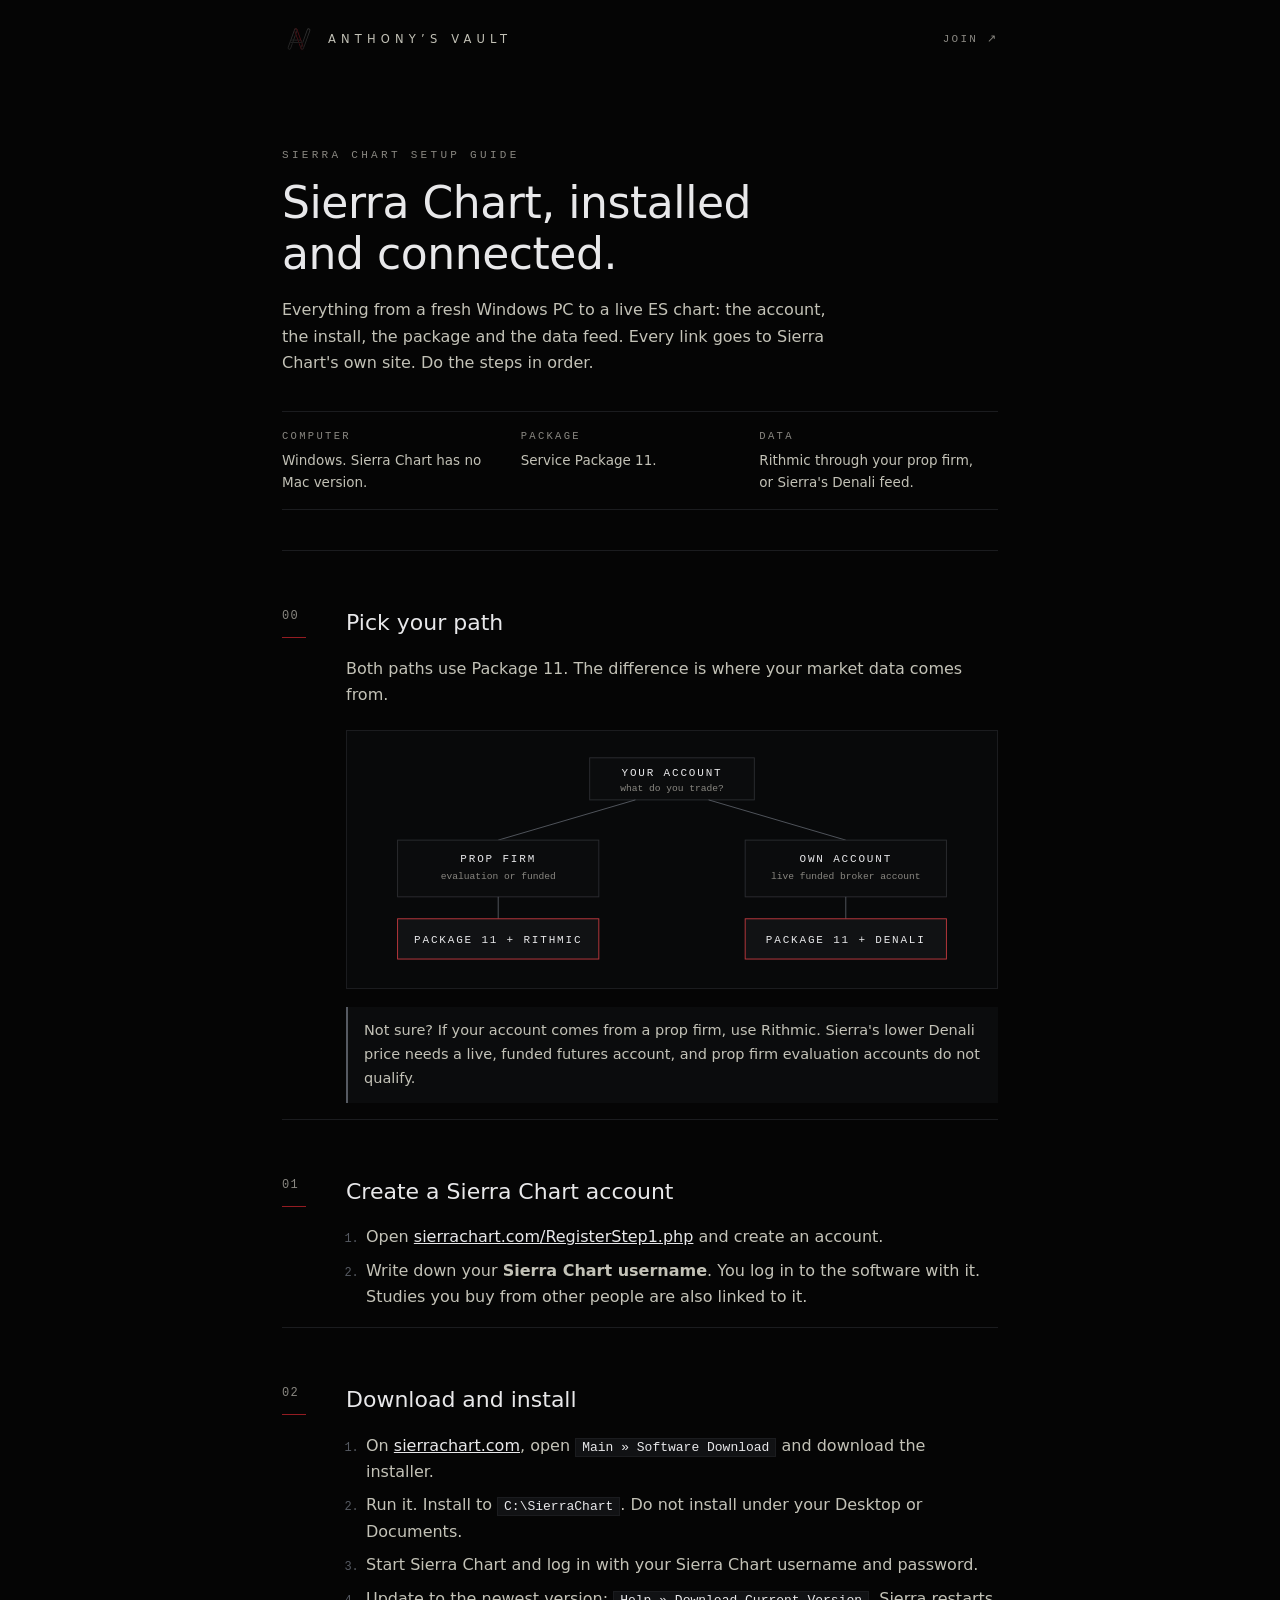
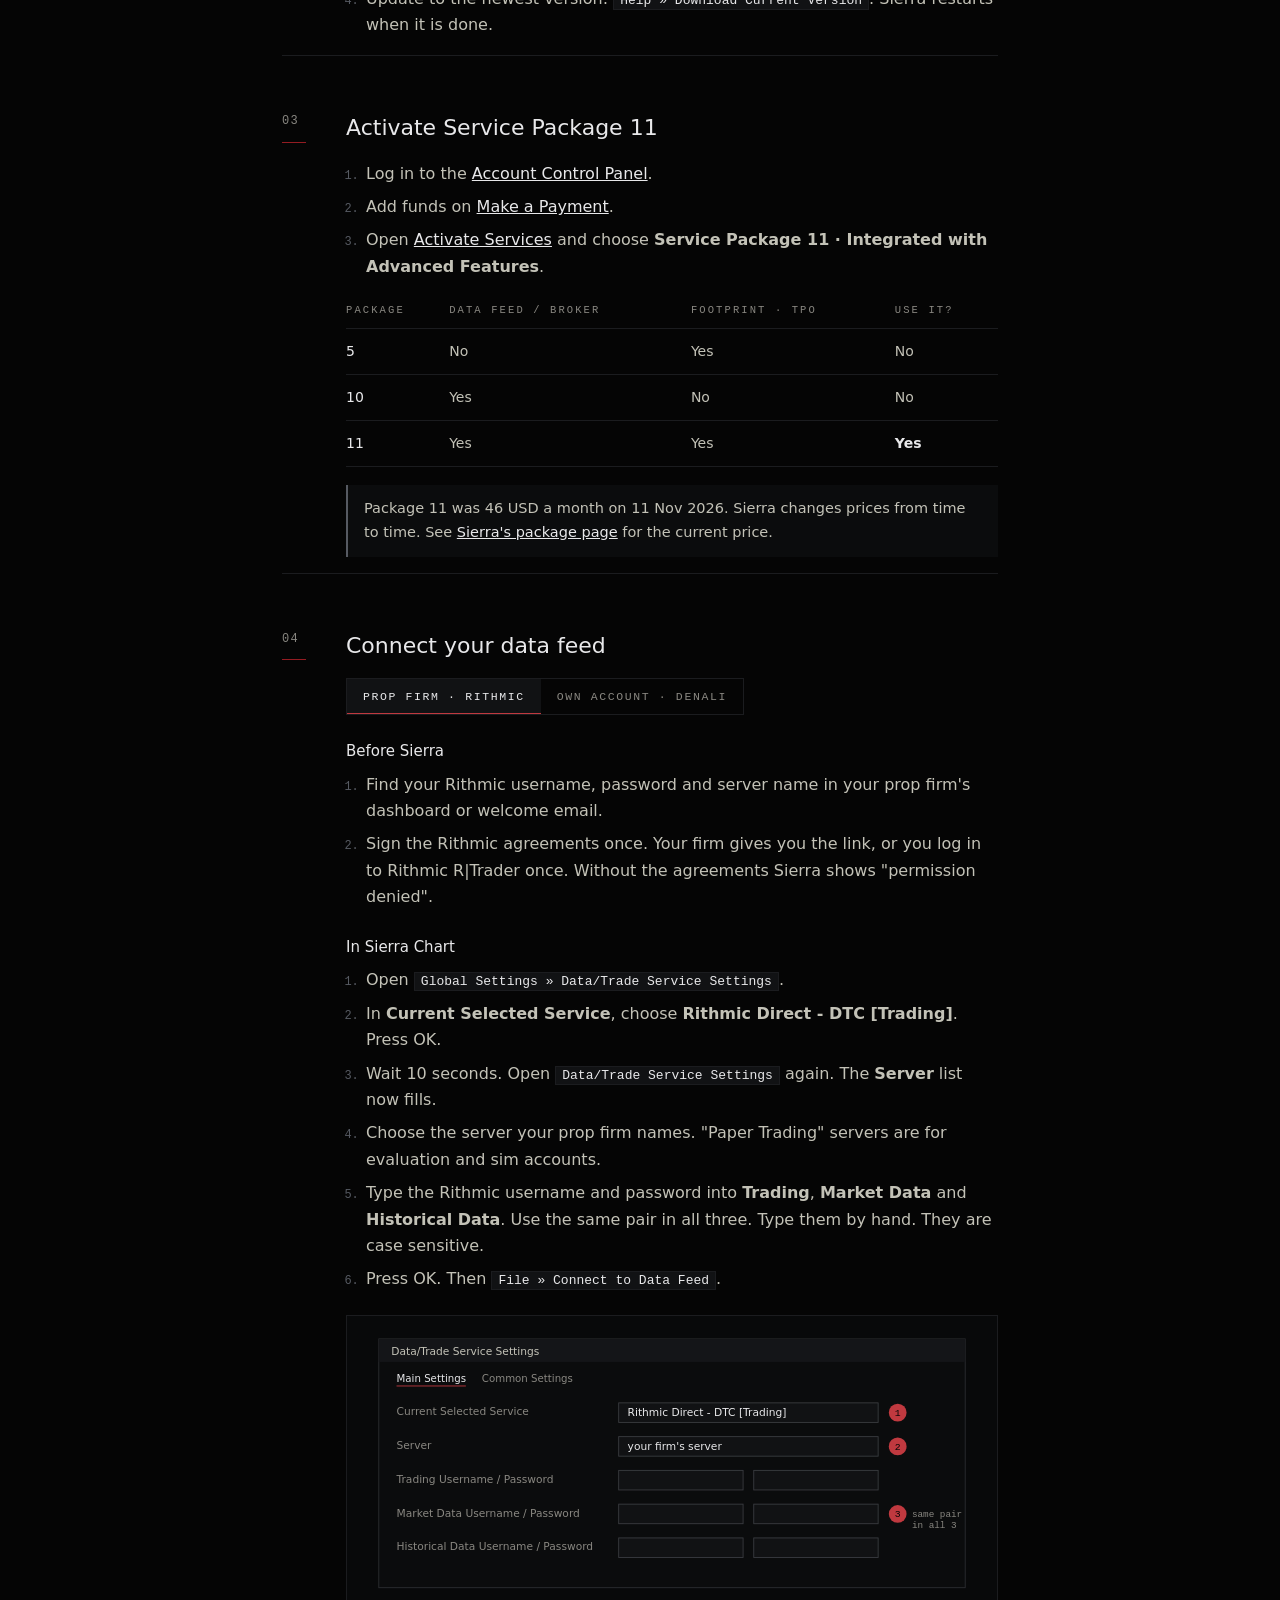
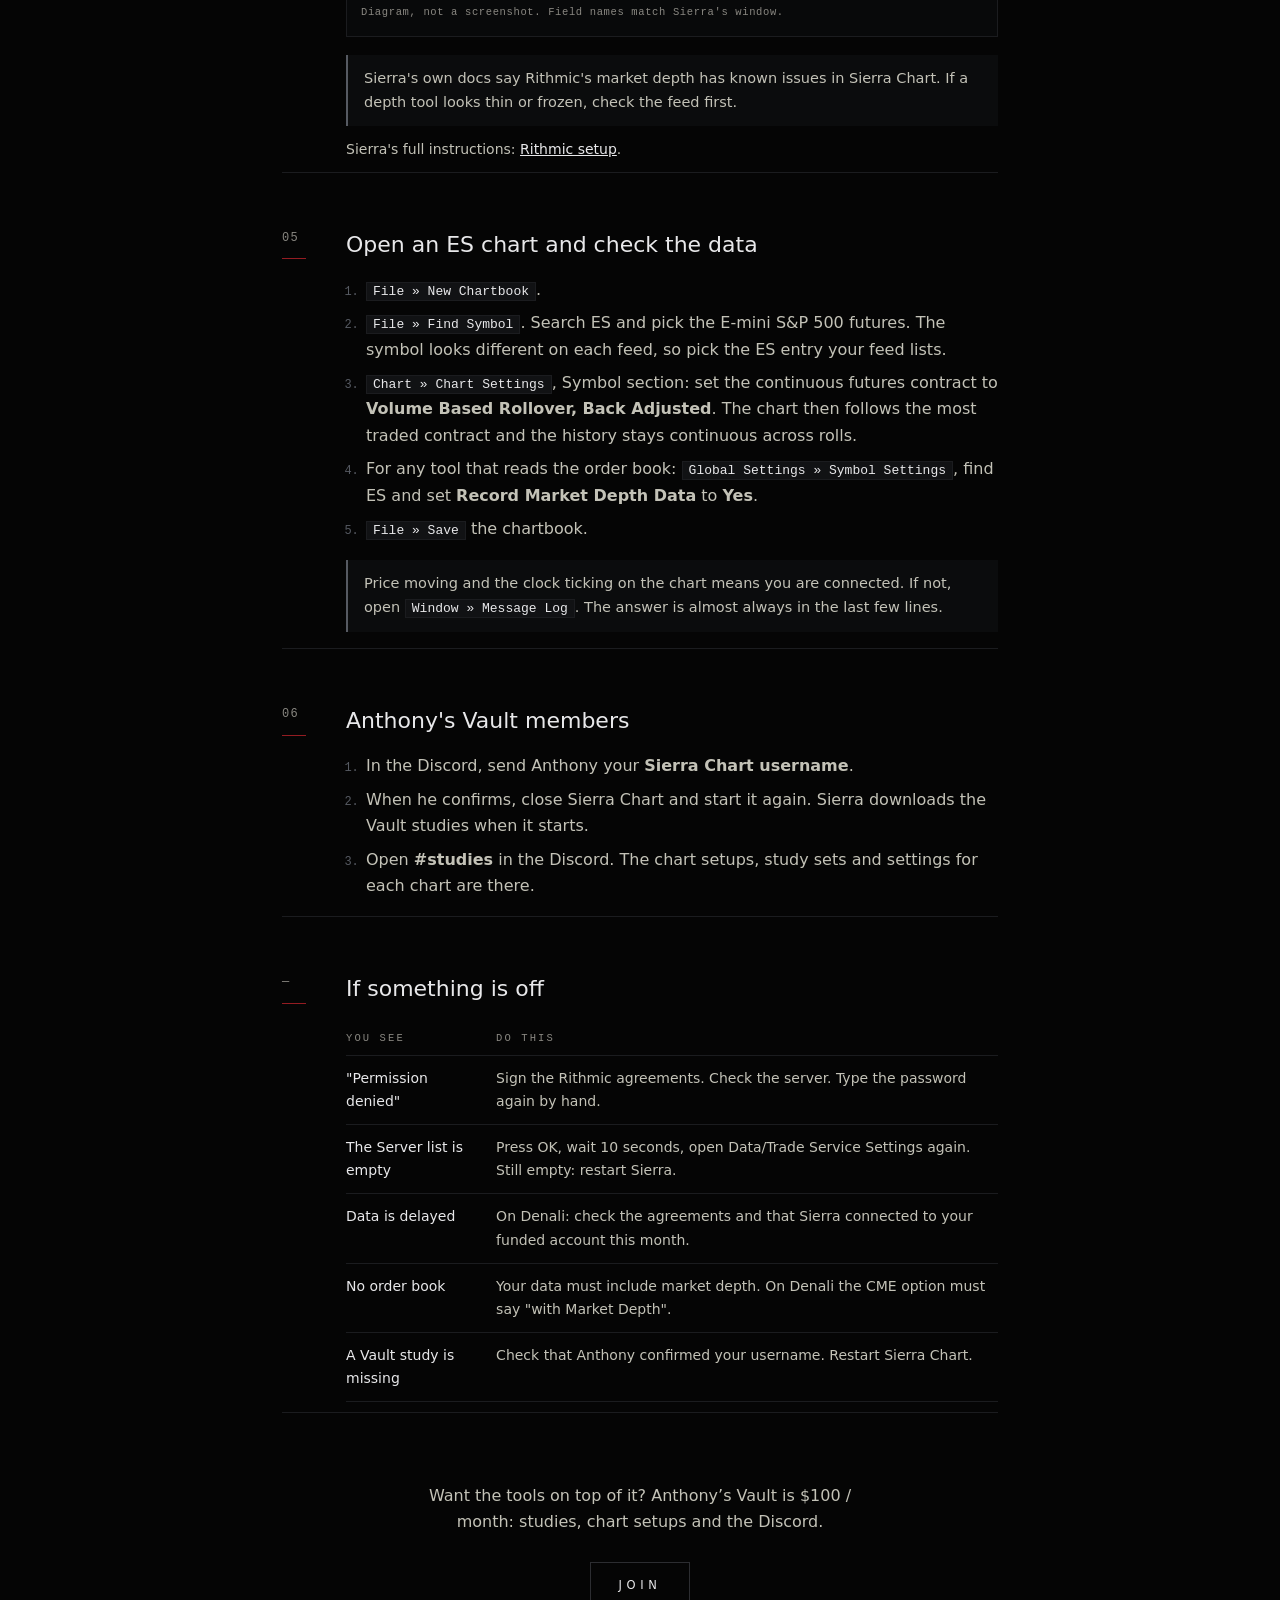
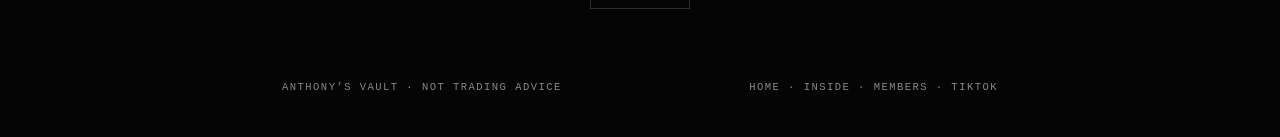
<file: setup.html>
<!DOCTYPE html>
<html lang="en">
<head>
<meta charset="utf-8">
<meta name="viewport" content="width=device-width, initial-scale=1">
<title>Sierra Chart setup guide · Anthony’s Vault</title>
<meta name="description" content="Install Sierra Chart, activate Package 11 and connect Rithmic or the Denali feed. Every step, with links.">
<meta name="theme-color" content="#050505"><link rel="canonical" href="https://anthonysvault.com/setup.html">
<link rel="icon" href="assets/vault.svg" type="image/svg+xml">
<!-- Privacy-friendly analytics by Plausible -->
<script async src="https://plausible.io/js/pa-Hq44Lk_SXXTGRcr0beHpS.js"></script>
<script>
  window.plausible=window.plausible||function(){(plausible.q=plausible.q||[]).push(arguments)},plausible.init=plausible.init||function(i){plausible.o=i||{}};
  plausible.init()
</script>
<style>
  :root{--bg:#050505;--panel:#0b0c0d;--line:#1b1c1f;--ink:#e8e8ea;--ink2:#c3c2b7;--ink3:#898781;--g3:#565a62;--red:#941C22;--red2:#c0393f;
    --mono:ui-monospace,"SF Mono","Cascadia Mono",Consolas,"Roboto Mono",monospace;--sans:"Helvetica Neue","Inter","Segoe UI",system-ui,sans-serif}
  *{box-sizing:border-box;margin:0;padding:0}
  html{scroll-behavior:smooth}
  body{background:var(--bg);color:var(--ink2);font-family:var(--sans);font-size:16px;line-height:1.65;-webkit-font-smoothing:antialiased}
  a{color:var(--ink)}
  .wrap{max-width:760px;margin:0 auto;padding:0 22px}
  header{display:flex;align-items:center;justify-content:space-between;padding:22px 0 0}
  header a.home{display:flex;align-items:center;gap:12px;text-decoration:none;color:var(--ink2);font-size:11.5px;letter-spacing:.45em}
  header img{width:34px;height:34px}
  header a.join{font-family:var(--mono);font-size:11px;letter-spacing:.2em;color:var(--ink3);text-decoration:none}
  header a.join:hover{color:var(--ink)}
  .hero{padding:90px 0 40px}
  .kick{font-family:var(--mono);font-size:11px;letter-spacing:.3em;color:var(--ink3)}
  h1{margin-top:14px;font-weight:300;font-size:clamp(30px,5vw,44px);line-height:1.15;color:var(--ink);letter-spacing:-.01em}
  .hero p{margin-top:18px;max-width:560px}
  .need{margin-top:34px;display:grid;grid-template-columns:repeat(3,1fr);border-top:1px solid var(--line);border-bottom:1px solid var(--line)}
  .need div{padding:16px 14px 16px 0;font-size:13.5px}
  .need b{display:block;font-family:var(--mono);font-weight:400;font-size:10.5px;letter-spacing:.22em;color:var(--ink3);margin-bottom:4px}
  @media(max-width:620px){.need{grid-template-columns:1fr}.need div{border-bottom:1px solid var(--line)}.need div:last-child{border:0}}

  .step{position:relative;padding:54px 0 10px 64px;border-top:1px solid var(--line)}
  .num{position:absolute;left:0;top:56px;font-family:var(--mono);font-size:12px;color:var(--ink3);letter-spacing:.1em}
  .num::after{content:"";display:block;width:24px;height:1px;background:var(--red);margin-top:10px}
  h2{font-weight:400;font-size:22px;color:var(--ink);margin-bottom:14px}
  h3{font-weight:500;font-size:15px;color:var(--ink);margin:24px 0 8px}
  ol,ul{padding-left:20px}
  li{margin:7px 0}
  li::marker{color:var(--g3);font-family:var(--mono);font-size:12px}
  .m{font-family:var(--mono);font-size:13px;color:var(--ink);background:#111214;border:1px solid var(--line);padding:1px 6px;white-space:nowrap}
  .note{margin:18px 0 6px;padding:12px 16px;border-left:2px solid var(--g3);background:var(--panel);font-size:14.5px}
  .note.warn{border-left-color:var(--red2)}
  @media(max-width:620px){.step{padding-left:0}.num{position:static;margin-bottom:12px}}

  .paths{display:flex;gap:0;margin:6px 0 4px;border:1px solid var(--line);width:max-content;max-width:100%}
  .paths button{background:none;border:0;color:var(--ink3);font-family:var(--mono);font-size:11.5px;letter-spacing:.14em;padding:11px 16px;cursor:pointer}
  .paths button.on{color:var(--ink);background:#111214;box-shadow:inset 0 -1px 0 var(--red2)}
  .path{display:none}.path.on{display:block}
  .which{font-size:14px;color:var(--ink3);margin-bottom:14px}

  table{width:100%;border-collapse:collapse;margin-top:14px;font-size:14px}
  th{font-family:var(--mono);font-weight:400;font-size:10.5px;letter-spacing:.2em;color:var(--ink3);text-align:left;padding:8px 10px 8px 0;border-bottom:1px solid var(--line)}
  td{padding:11px 10px 11px 0;border-bottom:1px solid var(--line);vertical-align:top}
  td:first-child{color:var(--ink)}
  .fig{margin:22px 0 6px;border:1px solid var(--line);background:#08090a;padding:14px}.fig svg{width:100%;height:auto;display:block}.fig figcaption{font-family:var(--mono);font-size:10.5px;color:var(--ink3);margin-top:8px;letter-spacing:.06em}
  .end{padding:70px 0 40px;border-top:1px solid var(--line);text-align:center}
  .end p{max-width:460px;margin:0 auto}
  a.btn{display:inline-block;margin-top:26px;padding:13px 28px;border:1px solid #2c2d31;color:var(--ink);text-decoration:none;font-size:11.5px;letter-spacing:.4em}
  a.btn:hover{border-color:var(--red)}
  footer{padding:30px 0 40px;font-family:var(--mono);font-size:10.5px;letter-spacing:.14em;color:var(--ink3);display:flex;justify-content:space-between;flex-wrap:wrap;gap:10px}
  footer a{color:var(--ink3);text-decoration:none}
</style>
</head>
<body>
<div class="wrap">
<header>
  <a class="home" href="index.html"><img src="assets/vault.svg" alt="">ANTHONY’S VAULT</a>
  <a class="join" href="https://members.anthonyslab.shop/checkout?plan=149330">JOIN ↗</a>
</header>

<section class="hero">
  <div class="kick">SIERRA CHART SETUP GUIDE</div>
  <h1>Sierra Chart, installed<br>and connected.</h1>
  <p>Everything from a fresh Windows PC to a live ES chart: the account, the install, the package and the data feed. Every link goes to Sierra Chart's own site. Do the steps in order.</p>
  <div class="need">
    <div><b>COMPUTER</b>Windows. Sierra Chart has no Mac version.</div>
    <div><b>PACKAGE</b>Service Package 11.</div>
    <div><b>DATA</b>Rithmic through your prop firm, or Sierra's Denali feed.</div>
  </div>
</section>

<section class="step" id="path">
  <div class="num">00</div>
  <h2>Pick your path</h2>
  <p>Both paths use Package 11. The difference is where your market data comes from.</p>
  <figure class="fig">
    <svg viewBox="0 0 680 250" xmlns="http://www.w3.org/2000/svg" font-family="ui-monospace,Consolas,monospace" role="img" aria-label="Prop firm account uses Rithmic data. Own funded futures account uses Denali data. Both need Package 11.">
      <rect x="250" y="14" width="180" height="46" fill="#0b0c0d" stroke="#2c2d31"/>
      <text x="340" y="34" fill="#e8e8ea" font-size="12" text-anchor="middle" letter-spacing="2">YOUR ACCOUNT</text>
      <text x="340" y="50" fill="#898781" font-size="10.5" text-anchor="middle">what do you trade?</text>
      <path d="M300 60 L150 104 M380 60 L530 104" stroke="#565a62" fill="none"/>
      <rect x="40" y="104" width="220" height="62" fill="#0b0c0d" stroke="#2c2d31"/>
      <text x="150" y="128" fill="#e8e8ea" font-size="12" text-anchor="middle" letter-spacing="2">PROP FIRM</text>
      <text x="150" y="146" fill="#898781" font-size="10.5" text-anchor="middle">evaluation or funded</text>
      <rect x="420" y="104" width="220" height="62" fill="#0b0c0d" stroke="#2c2d31"/>
      <text x="530" y="128" fill="#e8e8ea" font-size="12" text-anchor="middle" letter-spacing="2">OWN ACCOUNT</text>
      <text x="530" y="146" fill="#898781" font-size="10.5" text-anchor="middle">live funded broker account</text>
      <path d="M150 166 L150 190 M530 166 L530 190" stroke="#565a62"/>
      <rect x="40" y="190" width="220" height="44" fill="#111214" stroke="#c0393f"/>
      <text x="150" y="217" fill="#e8e8ea" font-size="12" text-anchor="middle" letter-spacing="2">PACKAGE 11 + RITHMIC</text>
      <rect x="420" y="190" width="220" height="44" fill="#111214" stroke="#c0393f"/>
      <text x="530" y="217" fill="#e8e8ea" font-size="12" text-anchor="middle" letter-spacing="2">PACKAGE 11 + DENALI</text>
    </svg>
  </figure>
  <div class="note">Not sure? If your account comes from a prop firm, use Rithmic. Sierra's lower Denali price needs a live, funded futures account, and prop firm evaluation accounts do not qualify.</div>
</section>

<section class="step" id="account">
  <div class="num">01</div>
  <h2>Create a Sierra Chart account</h2>
  <ol>
    <li>Open <a href="https://www.sierrachart.com/RegisterStep1.php" rel="noopener">sierrachart.com/RegisterStep1.php</a> and create an account.</li>
    <li>Write down your <b>Sierra Chart username</b>. You log in to the software with it. Studies you buy from other people are also linked to it.</li>
  </ol>
</section>

<section class="step" id="install">
  <div class="num">02</div>
  <h2>Download and install</h2>
  <ol>
    <li>On <a href="https://www.sierrachart.com/" rel="noopener">sierrachart.com</a>, open <span class="m">Main » Software Download</span> and download the installer.</li>
    <li>Run it. Install to <span class="m">C:\SierraChart</span>. Do not install under your Desktop or Documents.</li>
    <li>Start Sierra Chart and log in with your Sierra Chart username and password.</li>
    <li>Update to the newest version: <span class="m">Help » Download Current Version</span>. Sierra restarts when it is done.</li>
  </ol>
</section>

<section class="step" id="package">
  <div class="num">03</div>
  <h2>Activate Service Package 11</h2>
  <ol>
    <li>Log in to the <a href="https://www.sierrachart.com/UserControlPanel.php" rel="noopener">Account Control Panel</a>.</li>
    <li>Add funds on <a href="https://www.sierrachart.com/UserControlPanel.php?page=AddAccountCredit#MoveToTop" rel="noopener">Make a Payment</a>.</li>
    <li>Open <a href="https://www.sierrachart.com/UserControlPanel.php?page=ServicesActivation#MoveToTop" rel="noopener">Activate Services</a> and choose <b>Service Package 11 · Integrated with Advanced Features</b>.</li>
  </ol>
  <table>
    <tr><th>PACKAGE</th><th>DATA FEED / BROKER</th><th>FOOTPRINT · TPO</th><th>USE IT?</th></tr>
    <tr><td>5</td><td>No</td><td>Yes</td><td>No</td></tr>
    <tr><td>10</td><td>Yes</td><td>No</td><td>No</td></tr>
    <tr><td>11</td><td>Yes</td><td>Yes</td><td><b style="color:#e8e8ea">Yes</b></td></tr>
  </table>
  <div class="note">Package 11 was 46 USD a month on 11 Nov 2026. Sierra changes prices from time to time. See <a href="https://www.sierrachart.com/index.php?page=doc/Packages.php" rel="noopener">Sierra's package page</a> for the current price.</div>
</section>

<section class="step" id="data">
  <div class="num">04</div>
  <h2>Connect your data feed</h2>
  <div class="paths" role="tablist">
    <button class="on" data-p="rithmic">PROP FIRM · RITHMIC</button>
    <button data-p="denali">OWN ACCOUNT · DENALI</button>
  </div>

  <div class="path on" id="p-rithmic">
    <h3>Before Sierra</h3>
    <ol>
      <li>Find your Rithmic username, password and server name in your prop firm's dashboard or welcome email.</li>
      <li>Sign the Rithmic agreements once. Your firm gives you the link, or you log in to Rithmic R|Trader once. Without the agreements Sierra shows "permission denied".</li>
    </ol>
    <h3>In Sierra Chart</h3>
    <ol>
      <li>Open <span class="m">Global Settings » Data/Trade Service Settings</span>.</li>
      <li>In <b>Current Selected Service</b>, choose <b>Rithmic Direct - DTC [Trading]</b>. Press OK.</li>
      <li>Wait 10 seconds. Open <span class="m">Data/Trade Service Settings</span> again. The <b>Server</b> list now fills.</li>
      <li>Choose the server your prop firm names. "Paper Trading" servers are for evaluation and sim accounts.</li>
      <li>Type the Rithmic username and password into <b>Trading</b>, <b>Market Data</b> and <b>Historical Data</b>. Use the same pair in all three. Type them by hand. They are case sensitive.</li>
      <li>Press OK. Then <span class="m">File » Connect to Data Feed</span>.</li>
    </ol>
    <figure class="fig">
      <svg viewBox="0 0 700 300" xmlns="http://www.w3.org/2000/svg" font-family="Segoe UI,system-ui,sans-serif" role="img" aria-label="Diagram of the Data/Trade Service Settings window with the fields to fill in numbered">
        <rect x="20" y="10" width="660" height="280" fill="#0b0c0d" stroke="#2c2d31"/>
        <rect x="20" y="10" width="660" height="26" fill="#141518"/>
        <text x="34" y="28" fill="#c3c2b7" font-size="12">Data/Trade Service Settings</text>
        <text x="40" y="58" fill="#e8e8ea" font-size="11.5">Main Settings</text><line x1="40" y1="63" x2="118" y2="63" stroke="#c0393f"/>
        <text x="136" y="58" fill="#898781" font-size="11.5">Common Settings</text>
        <g font-size="12">
          <text x="40" y="96" fill="#898781">Current Selected Service</text><rect x="290" y="82" width="292" height="22" fill="#111214" stroke="#3a3c40"/><text x="300" y="97" fill="#e8e8ea">Rithmic Direct - DTC [Trading]</text>
          <text x="40" y="134" fill="#898781">Server</text><rect x="290" y="120" width="292" height="22" fill="#111214" stroke="#3a3c40"/><text x="300" y="135" fill="#e8e8ea">your firm's server</text>
          <text x="40" y="172" fill="#898781">Trading Username / Password</text><rect x="290" y="158" width="140" height="22" fill="#111214" stroke="#3a3c40"/><rect x="442" y="158" width="140" height="22" fill="#111214" stroke="#3a3c40"/>
          <text x="40" y="210" fill="#898781">Market Data Username / Password</text><rect x="290" y="196" width="140" height="22" fill="#111214" stroke="#3a3c40"/><rect x="442" y="196" width="140" height="22" fill="#111214" stroke="#3a3c40"/>
          <text x="40" y="248" fill="#898781">Historical Data Username / Password</text><rect x="290" y="234" width="140" height="22" fill="#111214" stroke="#3a3c40"/><rect x="442" y="234" width="140" height="22" fill="#111214" stroke="#3a3c40"/>
        </g>
        <g font-family="ui-monospace,Consolas,monospace" font-size="11" fill="#050505">
          <circle cx="604" cy="93" r="10" fill="#c0393f"/><text x="604" y="97" text-anchor="middle">1</text>
          <circle cx="604" cy="131" r="10" fill="#c0393f"/><text x="604" y="135" text-anchor="middle">2</text>
          <circle cx="604" cy="207" r="10" fill="#c0393f"/><text x="604" y="211" text-anchor="middle">3</text>
        </g>
        <text x="620" y="211" fill="#898781" font-size="10.5" font-family="ui-monospace,Consolas,monospace">same pair</text>
        <text x="620" y="223" fill="#898781" font-size="10.5" font-family="ui-monospace,Consolas,monospace">in all 3</text>
      </svg>
      <figcaption>Diagram, not a screenshot. Field names match Sierra's window.</figcaption>
    </figure>
    <div class="note">Sierra's own docs say Rithmic's market depth has known issues in Sierra Chart. If a depth tool looks thin or frozen, check the feed first.</div>
    <p style="margin-top:12px;font-size:14px">Sierra's full instructions: <a href="https://www.sierrachart.com/index.php?page=doc/Rithmic.php" rel="noopener">Rithmic setup</a>.</p>
  </div>

  <div class="path" id="p-denali">
    <h3>On the Sierra Chart website</h3>
    <ol>
      <li>Add enough funds to cover the package and the exchange fee: <a href="https://www.sierrachart.com/UserControlPanel.php?page=AddAccountCredit#MoveToTop" rel="noopener">Make a Payment</a>.</li>
      <li>Sign the CME agreements in the Account Control Panel: the <b>Uniform Subscriber Agreement</b> and the <b>CME Non Professional Certification</b>. Sign both in the same session. For non-professional pricing, enter your funded futures account number and clearing firm.</li>
      <li>On the <b>Denali Data Feed Exchanges</b> page, activate <b>CME with Market Depth</b>. Pick an option that says "with Market Depth". Without it you get no order book.</li>
    </ol>
    <h3>In Sierra Chart</h3>
    <ol>
      <li>Open <span class="m">Global Settings » Data/Trade Service Settings » Common Settings</span>. Set <b>Allow Support for Sierra Chart Data Feeds</b> to <b>Yes</b>.</li>
      <li>In <b>Current Selected Service</b>, choose <b>SC Data</b>, or your broker's trading service if you trade through Sierra.</li>
      <li>Press OK. Then <span class="m">File » Reconnect</span>.</li>
      <li>Check that <b>[M]</b> shows after the symbol on your chart. That is Denali data.</li>
    </ol>
    <div class="note warn">The lower non-professional price needs a live, funded futures account that Sierra Chart connects to at least once a month. Without it you get delayed data. Prop firm evaluation accounts do not qualify.</div>
    <p style="margin-top:12px;font-size:14px">Sierra's full instructions: <a href="https://www.sierrachart.com/index.php?page=doc/DenaliExchangeDataFeed.php" rel="noopener">Denali Exchange Data Feed</a>.</p>
  </div>
</section>

<section class="step" id="chart">
  <div class="num">05</div>
  <h2>Open an ES chart and check the data</h2>
  <ol>
    <li><span class="m">File » New Chartbook</span>.</li>
    <li><span class="m">File » Find Symbol</span>. Search ES and pick the E-mini S&amp;P 500 futures. The symbol looks different on each feed, so pick the ES entry your feed lists.</li>
    <li><span class="m">Chart » Chart Settings</span>, Symbol section: set the continuous futures contract to <b>Volume Based Rollover, Back Adjusted</b>. The chart then follows the most traded contract and the history stays continuous across rolls.</li>
    <li>For any tool that reads the order book: <span class="m">Global Settings » Symbol Settings</span>, find ES and set <b>Record Market Depth Data</b> to <b>Yes</b>.</li>
    <li><span class="m">File » Save</span> the chartbook.</li>
  </ol>
  <div class="note">Price moving and the clock ticking on the chart means you are connected. If not, open <span class="m">Window » Message Log</span>. The answer is almost always in the last few lines.</div>
</section>

<section class="step" id="vault">
  <div class="num">06</div>
  <h2>Anthony's Vault members</h2>
  <ol>
    <li>In the Discord, send Anthony your <b>Sierra Chart username</b>.</li>
    <li>When he confirms, close Sierra Chart and start it again. Sierra downloads the Vault studies when it starts.</li>
    <li>Open <b>#studies</b> in the Discord. The chart setups, study sets and settings for each chart are there.</li>
  </ol>
</section>

<section class="step" id="help">
  <div class="num">—</div>
  <h2>If something is off</h2>
  <table>
    <tr><th>YOU SEE</th><th>DO THIS</th></tr>
    <tr><td>"Permission denied"</td><td>Sign the Rithmic agreements. Check the server. Type the password again by hand.</td></tr>
    <tr><td>The Server list is empty</td><td>Press OK, wait 10 seconds, open Data/Trade Service Settings again. Still empty: restart Sierra.</td></tr>
    <tr><td>Data is delayed</td><td>On Denali: check the agreements and that Sierra connected to your funded account this month.</td></tr>
    <tr><td>No order book</td><td>Your data must include market depth. On Denali the CME option must say "with Market Depth".</td></tr>
    <tr><td>A Vault study is missing</td><td>Check that Anthony confirmed your username. Restart Sierra Chart.</td></tr>
  </table>
</section>

<section class="end">
  <p>Want the tools on top of it? Anthony’s Vault is $100 / month: studies, chart setups and the Discord.</p>
  <a class="btn" href="https://members.anthonyslab.shop/checkout?plan=149330">JOIN</a>
</section>

<footer>
  <span>ANTHONY’S VAULT · NOT TRADING ADVICE</span>
  <span><a href="index.html">HOME</a> · <a href="inside.html">INSIDE</a> · <a href="https://members.anthonyslab.shop/account">MEMBERS</a> · <a href="https://www.tiktok.com/@nasdaqant">TIKTOK</a></span>
</footer>
</div>
<script>
  const bs=[...document.querySelectorAll(".paths button")];
  function pick(p){bs.forEach(b=>b.classList.toggle("on",b.dataset.p===p));
    document.querySelectorAll(".path").forEach(d=>d.classList.toggle("on",d.id==="p-"+p));}
  bs.forEach(b=>b.onclick=()=>pick(b.dataset.p));
  if(location.hash==="#denali")pick("denali");
</script>
</body>
</html>
</file>
<file: site.css>
:root{color-scheme:dark;--bg:#0b0c0d;--panel:#121416;--line:#2b2d30;--ink:#f0efed;--soft:#b4b6b8;--muted:#95999e;--red:#9c303b;font:16px/1.65 "Segoe UI",Arial,sans-serif}
*{box-sizing:border-box}html{scroll-behavior:smooth;scroll-padding-top:28px}body{margin:0;background:var(--bg);color:var(--ink);-webkit-font-smoothing:antialiased}a{color:inherit;text-decoration:none}button{font:inherit;cursor:pointer;color:inherit}a:hover{color:#fff}a:focus-visible,button:focus-visible,summary:focus-visible{outline:2px solid #84c8d6;outline-offset:5px}h1,h2,h3,p,figure{margin:0}strong{font-weight:500;color:var(--ink)}.wrap{width:min(1240px,calc(100% - 80px));margin-inline:auto}.skip{position:absolute;top:-100px;left:20px;padding:12px;background:#fff;color:#111;z-index:10}.skip:focus{top:10px}.masthead{min-height:86px;display:flex;align-items:center;gap:36px;border-bottom:1px solid var(--line)}.brand{display:flex;align-items:center;gap:10px;font-weight:600;letter-spacing:-.5px;font-size:19px;white-space:nowrap}.brand img{filter:brightness(1.8)}.masthead nav{margin-left:auto;display:flex;gap:28px;font-size:13px;color:var(--soft)}.masthead a:not(.brand){min-height:44px;display:inline-flex;align-items:center}.header-cta{font-size:13px;gap:14px;color:#e3b0b6;padding-left:30px;border-left:1px solid var(--line)}.eyebrow{font:11px/1.5 Consolas,monospace;letter-spacing:1.5px;color:#c2989e;margin-bottom:20px}.hero{display:grid;grid-template-columns:1fr 1.06fr;gap:58px;align-items:center;padding-block:65px 70px}h1{font-size:clamp(42px,4.2vw,58px);line-height:1.05;letter-spacing:-2.8px;font-weight:450}h1 span,h2 span{color:#a5a8ad}.lead{font-size:19px;line-height:1.7;max-width:440px;margin-top:26px;color:var(--soft)}.lead strong{display:block}.hero-detail{color:var(--soft);font-size:14px;max-width:380px;margin-top:12px}.primary-button{display:inline-flex;align-items:center;justify-content:space-between;gap:30px;background:var(--red);border:1px solid #bd535d;border-radius:4px;padding:14px 22px;min-height:52px;font-weight:600;font-size:14px;color:#fff}.primary-button:hover{background:#b03945}.hero .primary-button{margin-top:28px}.price-note{font-size:12px;color:var(--soft);margin-top:11px}.hero-chart{min-width:0;border:1px solid #36383c;border-radius:7px;overflow:hidden;background:#1d1d1d}.chart-top,figcaption{display:flex;justify-content:space-between;gap:14px;align-items:center;padding:14px 17px;background:#121416}.chart-top{font:10px/1.5 Consolas,monospace;letter-spacing:.6px;color:#b4b6b8}.chart-detail{position:relative;overflow:hidden;aspect-ratio:890/610}.chart-detail img{display:block;position:absolute;width:215.730337%;height:auto;max-width:none;left:-115.730337%;top:-5.737705%}figcaption{font-size:12px;color:var(--soft)}figcaption a{min-height:30px;display:flex;align-items:center;gap:8px;color:#dfb4ba}.section{padding-block:65px;border-top:1px solid var(--line)}.section-heading{margin-bottom:34px}.section-heading .eyebrow{margin-bottom:14px}h2{font-size:clamp(30px,3vw,42px);line-height:1.15;letter-spacing:-1.2px;font-weight:450}h3{font-size:19px;font-weight:500;line-height:1.4;letter-spacing:-.3px}.offer-grid{display:grid;grid-template-columns:repeat(3,minmax(0,1fr));gap:34px}.item-number{display:block;font:11px Consolas,monospace;color:var(--muted);margin-bottom:15px}.offer-grid article{padding-top:22px;border-top:1px solid var(--line)}.offer-grid p{margin-top:12px;font-size:14px;color:var(--soft);line-height:1.8}.framework-steps{padding:0;list-style:none;display:grid;grid-template-columns:repeat(3,minmax(0,1fr));gap:0;margin:0}.framework-steps li{padding:0 30px;border-left:1px solid var(--line)}.framework-steps li:first-child{padding-left:0;border:0}.step-label{font:11px Consolas,monospace;letter-spacing:1px;color:#c2989e;display:block;margin-bottom:17px}.framework-steps p{color:var(--soft);font-size:14px;margin-top:12px;max-width:310px}.setup{display:grid;grid-template-columns:1fr 1.15fr;gap:0 85px}.setup .section-heading>p{margin-top:20px;color:var(--soft);font-size:15px}.setup-steps{list-style:none;margin:0;padding:0}.setup-steps li{display:flex;gap:23px;padding-block:21px;border-top:1px solid var(--line)}.setup-steps li:first-child{padding-top:0;border:0}.setup-steps li>span{font:12px Consolas,monospace;color:#c2989e;padding-top:5px}.setup-steps p{font-size:14px;color:var(--soft);margin-top:8px}.requirements{font-size:12px;color:var(--soft);line-height:1.8}.setup>.requirements{grid-column:1/-1;margin-top:30px;padding-top:20px;border-top:1px solid var(--line);max-width:800px}.membership{padding-top:0;border:0}.membership-panel{padding:42px 46px;display:grid;grid-template-columns:1.2fr 1fr;gap:70px;border:1px solid #3b3438;border-top:2px solid #99414a;border-radius:6px;background:#121214}.membership-summary{font-size:15px;color:var(--soft);margin-top:20px;max-width:440px}.membership ul{padding-left:18px;font-size:13px;color:var(--soft);margin:18px 0 0}.membership li{padding-block:3px}.membership li::marker{color:#c2989e}.membership-price{border-left:1px solid var(--line);padding-left:46px;align-self:center}.price{font-size:57px;line-height:1.3;letter-spacing:-2px}.price span{font-size:15px;letter-spacing:0;color:var(--soft);margin-left:8px}.membership-price>p:not(.price){font-size:12px;color:var(--soft);margin-top:8px}.membership-price .requirements{margin-top:20px!important}.membership-price .primary-button{width:100%;margin-top:17px}.membership-price .checkout-note{font-size:11px!important;line-height:1.8;margin-top:14px!important}.account-link{font-size:12px;color:#dbb2b8;display:inline-flex;align-items:center;min-height:44px;margin-top:5px}.package-notes{font-size:12px;color:var(--soft);margin-top:22px;max-width:860px}.package-notes summary{cursor:pointer;min-height:44px;display:list-item;align-content:center}.package-notes p{margin-top:12px;line-height:1.8}footer{display:flex;align-items:center;flex-wrap:wrap;gap:24px;border-top:1px solid var(--line);padding-block:30px}.footer-links{margin-left:auto;display:flex;align-items:center;gap:24px;font-size:12px;color:var(--soft);flex-wrap:wrap}.footer-links a{min-height:44px;display:flex;align-items:center}.footer-note{width:100%;font-size:11px;color:var(--muted)}.chart-open{overflow:hidden}#chart-dialog{width:min(1500px,calc(100vw - 32px));max-height:calc(100dvh - 32px);padding:22px;background:#141618;color:var(--ink);border:1px solid #484b50;border-radius:6px}#chart-dialog::backdrop{background:#030506e8}.dialog-heading{display:flex;justify-content:space-between;align-items:center;gap:22px}.dialog-heading h2{font-size:20px;letter-spacing:-.4px}.dialog-heading button{border:1px solid #555;border-radius:3px;background:transparent;min-height:44px;padding:8px 14px;white-space:nowrap}#chart-dialog p{font-size:12px;color:var(--soft);margin-block:14px}.full-chart-scroll{overflow:auto;border:1px solid var(--line)}.full-chart-scroll img{width:100%;min-width:1000px;height:auto;display:block}.chart-help a{color:#dfb4ba}
@media(min-width:1400px){.hero-chart{margin-left:8px}.hero{gap:65px}}
@media(max-width:1000px){.wrap{width:calc(100% - 48px)}.hero{gap:32px}h1{font-size:48px}.masthead nav{gap:18px}.setup{gap:0 40px}.membership-panel{gap:38px;padding:32px}.membership-price{padding-left:32px}}
@media(max-width:760px){.wrap{width:calc(100% - 36px)}.masthead{min-height:72px;gap:16px}.masthead nav{display:none}.brand{font-size:17px;gap:7px}.brand img{width:32px;height:32px}.header-cta{margin-left:auto;border:0;padding:0;font-size:12px;gap:8px}.hero{grid-template-columns:1fr;gap:29px;padding-block:37px 42px}.eyebrow{font-size:10px;margin-bottom:17px}h1{font-size:clamp(38px,7.5vw,56px);letter-spacing:-1.8px;line-height:1.09}.lead{font-size:17px;margin-top:20px;max-width:540px}.hero-detail{font-size:13px;max-width:510px;margin-top:10px}.hero .primary-button{margin-top:22px}.primary-button{padding:12px 19px;min-height:48px}.price-note{margin-top:8px;font-size:11px}.hero-chart{max-width:600px;width:100%}.chart-detail{aspect-ratio:890/570}.chart-detail img{top:-6.14035%}.chart-top{font-size:9px;padding:11px 13px}.hero-chart figcaption{padding:9px 13px;font-size:11px}.section{padding-block:40px}.section-heading{margin-bottom:26px}h2{font-size:31px;letter-spacing:-1px}.offer-grid{grid-template-columns:1fr;gap:22px}.offer-grid article{padding-top:18px}.item-number{margin-bottom:8px}.offer-grid p{font-size:14px;margin-top:9px;max-width:600px}.framework-steps{grid-template-columns:1fr;gap:24px}.framework-steps li,.framework-steps li:first-child{border:0;border-left:1px solid #624048;padding:0 0 0 20px}.step-label{margin-bottom:9px}.framework-steps p{max-width:570px;margin-top:8px}.setup{grid-template-columns:1fr}.setup-steps li:first-child{padding-top:20px;border-top:1px solid var(--line)}.setup .section-heading{margin-bottom:22px}.setup .section-heading>p{margin-top:13px}.setup>.requirements{margin-top:15px}.membership{padding-top:0;padding-bottom:40px}.membership-panel{grid-template-columns:1fr;padding:26px 23px;gap:27px}.membership-price{border-left:0;border-top:1px solid var(--line);padding:25px 0 0}.membership-summary{font-size:14px}.membership ul{font-size:12px}.membership-price .primary-button{font-size:14px}.price{font-size:53px}.package-notes{font-size:11px;margin-top:15px}footer{padding-block:24px;gap:15px}.footer-links{margin-left:0;width:100%;gap:8px 24px;font-size:11px}.footer-note{font-size:10px}#chart-dialog{padding:15px}.dialog-heading{gap:14px}.dialog-heading h2{font-size:17px}}
@media(max-width:359px){.wrap{width:calc(100% - 32px)}.brand{font-size:15px}.brand img{width:28px;height:28px}.header-cta{font-size:11px}h1{font-size:37px;letter-spacing:-1.7px}.chart-top{font-size:8px;gap:8px}.membership-panel{padding:23px 19px}h2{font-size:29px}.footer-links{gap:5px 17px}}
@media(prefers-reduced-motion:reduce){html{scroll-behavior:auto}}

/* WF-001: one tool at a time, with readable stills and optional recorded motion. */
[hidden]{display:none!important}
.tool-showcase{min-width:0;width:100%;border:1px solid #383c41;border-radius:7px;background:#121416;overflow:hidden}
.tool-tabs{display:grid;grid-template-columns:1fr 1fr 1.25fr;border-bottom:1px solid var(--line);padding:6px 7px 0;gap:3px}
.tool-tabs button{border:0;border-bottom:2px solid transparent;border-radius:3px 3px 0 0;background:transparent;min-width:0;min-height:49px;padding:9px 6px;color:#a9afb5;font-size:13px;line-height:1.4;white-space:nowrap}
.tool-tabs button[aria-selected=true]{background:#22262a;border-color:#c28b94;color:#fff}
.tool-tabs button:hover{color:#fff;background:#1b1e22}
.tool-tabs button:focus-visible{outline-offset:-4px}
.tool-panel{margin:0}.tool-media{position:relative;aspect-ratio:960/700;overflow:hidden}
.tool-media img,.tool-media video{display:block;width:100%;height:100%;object-fit:contain}
.tool-media video{position:absolute;inset:0;opacity:0;pointer-events:none}.tool-media video.has-frame{opacity:1}
.tool-panel figcaption{display:block;background:#17191c;padding:18px 20px 7px;min-height:119px;border-top:1px solid var(--line)}
.tool-panel h3{font-size:17px;font-weight:500;letter-spacing:-.3px;color:var(--ink)}
.tool-panel figcaption p{font-size:12px;line-height:1.7;color:var(--soft);margin-top:7px;max-width:480px}
.tool-controls{display:flex;gap:10px;align-items:center;justify-content:space-between;background:#17191c;padding:0 20px 9px;min-height:53px}
.tool-controls p{font-size:10px;line-height:1.5;color:var(--muted)}
.tool-play{white-space:nowrap;background:transparent;border:0;padding:8px 0 8px 10px;font-size:11px;min-height:44px;min-width:76px;color:#dfb4ba}
.tool-noscript{font-size:12px;padding:15px;color:var(--soft)}.tool-noscript a{text-decoration:underline}
.package-notes a{color:#dfb4ba;text-decoration:underline;text-underline-offset:3px}
@media(min-width:1400px){.tool-showcase{margin-left:8px}}
@media(max-width:1000px) and (min-width:761px){.tool-tabs button{font-size:11px}.tool-panel figcaption{min-height:144px}}
@media(max-width:760px){.tool-showcase{max-width:600px}.tool-tabs button{font-size:12px;min-height:48px;padding-inline:3px}.tool-panel figcaption{padding:15px 15px 6px;min-height:120px}.tool-panel h3{font-size:16px}.tool-panel figcaption p{font-size:12px}.tool-controls{padding-inline:15px}.tool-controls p{font-size:9px}.tool-play{font-size:11px}}
@media(max-width:359px){.tool-tabs{padding-inline:4px;gap:2px}.tool-tabs button{font-size:11px}.tool-panel figcaption{padding-inline:12px;min-height:135px}.tool-panel h3{font-size:15px}.tool-controls{padding-inline:12px}.tool-controls p{font-size:8px}}
</file>
<file: demo.css>
:root{color-scheme:dark;--bg:#08090b;--panel:#101217;--line:#292c33;--ink:#ededef;--soft:#b6bac3;--muted:#9499a4;--red:#a93640;font:16px/1.6 'Segoe UI',Arial,sans-serif}*{box-sizing:border-box}html{scroll-behavior:smooth;scroll-padding-top:30px}body{margin:0;background:var(--bg);color:var(--ink);-webkit-font-smoothing:antialiased}button,input,select{font:inherit}button{cursor:pointer;border:0;background:none;color:inherit}a{color:inherit;text-decoration:none}button:hover,a:hover{color:#fff}button:focus-visible,a:focus-visible,summary:focus-visible{outline:2px solid #69c5d8;outline-offset:4px}.wrap{width:min(1440px,calc(100% - 96px));margin-inline:auto}.masthead{min-height:90px;display:flex;align-items:center;gap:30px;border-bottom:1px solid var(--line)}.brand{display:flex;align-items:center;gap:10px;font-size:19px;font-weight:600;letter-spacing:-.5px}.brand img{filter:brightness(1.5);mix-blend-mode:lighten}.masthead nav{margin-left:auto;display:flex;gap:26px;font-size:13px;color:var(--soft)}.member-nav{display:flex;align-items:center;gap:24px;font-size:12px}.member-signin{color:var(--muted)}.header-cta{border-left:1px solid #383c44;padding-left:24px;color:#d5b1b8}.intro{padding-block:62px 44px;display:grid;grid-template-columns:1.7fr 1fr;align-items:end;gap:50px}.eyebrow,.tool-number{font:11px Consolas,monospace;letter-spacing:1.3px;color:#a77d88;margin:0 0 17px}h1,h2,h3,p{margin-top:0}h1{font-size:clamp(36px,3.7vw,60px);letter-spacing:-2px;font-weight:400;line-height:1.12;margin:0}h1 span,h2 span{color:#a5aab4}.intro-copy p{font-size:16px;color:var(--soft);margin-bottom:12px;line-height:1.8}.intro-copy p.muted{font-size:13px;color:var(--muted)}.text-link{font-size:13px;color:#d0a1ac;padding:0;text-align:left;line-height:1.8}.offer-summary{display:grid;grid-template-columns:repeat(4,minmax(0,1fr));gap:25px;border-block:1px solid var(--line);padding-block:23px}.offer-summary h2{font-size:15px;font-weight:500;margin:0 0 8px}.offer-summary p{font-size:12px;color:var(--muted);line-height:1.7;margin:0;max-width:260px}.replay-section{padding-top:58px}.section-heading{display:flex;justify-content:space-between;gap:40px;align-items:flex-end;margin-bottom:27px}.section-heading h2,.community h2,.membership h2,.getting-started h2{font-size:36px;line-height:1.15;font-weight:400;letter-spacing:-1px;margin:0}.section-heading .eyebrow{margin-bottom:12px}.section-heading>p{color:var(--muted);font-size:14px;line-height:1.8;margin:0}#research-workspace{display:block;width:100%;height:765px;border:1px solid #343841;border-radius:7px;background:#0c0e12}.replay-under{display:grid;grid-template-columns:1.35fr 1fr;gap:55px;padding-block:22px 35px;color:var(--muted);font-size:12px}.replay-under>p{line-height:1.9;margin:0}.replay-under strong{font-weight:400;color:#c2c8d1}.replay-under details summary{text-align:right;cursor:pointer;color:#b6bac3}.replay-under details p{margin:15px 0 0;line-height:1.7}.tools{padding-block:44px 70px;border-top:1px solid var(--line)}.tool-grid{display:grid;grid-template-columns:1fr 1fr;gap:30px}.tool-grid article{padding:27px 30px;background:#101217;border:1px solid #292e37;border-radius:5px}.tool-grid h3{font-size:25px;font-weight:400;margin:16px 0 13px}.tool-grid p{font-size:14px;color:var(--soft);max-width:470px;line-height:1.8;margin-bottom:22px}.community{display:grid;grid-template-columns:1fr 1.2fr;gap:90px;padding-block:40px 90px}.community>div>p:not(.eyebrow),.getting-started>div>p:not(.eyebrow){color:var(--muted);font-size:15px;line-height:1.8;margin:23px 0;max-width:420px}.community-list article{padding:23px 0;border-bottom:1px solid var(--line)}.community-list article:first-child{border-top:1px solid var(--line)}.community-list h3{font-size:16px;font-weight:500;margin:0 0 9px}.community-list p{font-size:14px;color:var(--muted);line-height:1.8;margin:0}.community-list button{margin-top:13px}.membership{padding-bottom:80px}.membership-inner{display:grid;grid-template-columns:1.5fr 1fr;gap:65px;background:#111115;border:1px solid #36323a;border-top:2px solid #763840;border-radius:4px;padding:43px 48px}.membership h2{font-size:35px;margin-bottom:21px}.membership-includes{padding:0;list-style:none;display:grid;gap:11px;color:#c5c9d1;font-size:14px}.membership-includes li{padding-left:20px;position:relative}.membership-includes li:before{content:'+';color:#b97380;position:absolute;left:0}.release-note{font-size:12px;color:var(--muted);line-height:1.8;margin:20px 0 0;max-width:530px}.membership-price{align-self:center;border-left:1px solid #38353e;padding-left:55px}.price{display:flex;gap:4px;align-items:baseline;font-size:65px;font-weight:300;letter-spacing:-2.5px;line-height:1}.price>span:first-child{font-size:33px;align-self:flex-start;padding-top:9px;margin-right:4px}.price>span:last-child{font-size:14px;color:var(--muted);letter-spacing:0;margin-left:8px}.membership-price>p{font-size:13px;color:var(--soft);margin:17px 0 25px}.primary-button{width:100%;max-width:300px;padding:13px 19px;display:flex;justify-content:space-between;gap:20px;align-items:center;background:#922d39;border:1px solid #b14653;border-radius:4px;font-size:14px;color:#fff}.primary-button:hover{background:#a93745}.checkout-note,.account-link{display:block;font-size:11px;color:var(--muted);margin-top:10px}.account-link{color:#c3a4ac;margin-top:18px}.getting-started{display:grid;grid-template-columns:1fr 1.2fr;gap:30px 80px;padding-block:55px 70px;border-top:1px solid var(--line)}.getting-started ol{list-style:none;padding:0;margin:0}.getting-started li{display:flex;gap:22px;padding:20px 0;border-bottom:1px solid var(--line)}.getting-started li>span{font:11px Consolas,monospace;color:#a87e80;padding-top:4px}.getting-started h3{font-size:16px;font-weight:500;margin:0 0 7px}.getting-started li p{font-size:14px;color:var(--muted);line-height:1.8;margin:0}.requirements{grid-column:1/-1;font-size:12px;color:var(--muted);margin:5px 0 0}footer{display:flex;align-items:center;gap:25px;border-top:1px solid var(--line);padding:25px 0 30px;font-size:11px;color:var(--muted)}footer .brand{font-size:16px}.footer-links{margin-left:auto;display:flex;align-items:center;gap:inherit}.skip{position:fixed;left:16px;top:-100px;background:#252b35;padding:10px;z-index:20}.skip:focus{top:12px}.noscript{text-align:center;padding:20px;color:var(--soft)}@media(max-width:1100px){.wrap{width:calc(100% - 60px)}.masthead{gap:20px}.masthead nav{gap:18px}.member-signin{display:none}.intro{grid-template-columns:1.5fr 1fr;gap:30px}h1{font-size:42px}.community,.getting-started{gap:40px}.membership-inner{gap:35px;padding:35px}.membership-price{padding-left:30px}}@media(max-width:760px){.wrap{width:calc(100% - 32px)}.masthead{min-height:76px;gap:12px}.masthead nav{display:none}.member-nav{margin-left:auto}.brand{font-size:16px}.brand img{width:38px;height:38px}.header-cta{border:0;padding:0;font-size:12px}.intro{display:block;padding-block:35px}.intro-copy{margin-top:24px}.intro-copy p{font-size:14px;max-width:560px}h1{font-size:40px;letter-spacing:-1.7px}.offer-summary{grid-template-columns:1fr 1fr;gap:24px 20px}.offer-summary h2{font-size:14px}.replay-section{padding-top:38px}.section-heading{display:block;margin-bottom:20px}.section-heading h2,.community h2,.getting-started h2{font-size:30px}.section-heading>p{margin-top:15px;font-size:13px}.replay-under{display:block;font-size:11px;padding-bottom:28px}.replay-under details{margin-top:15px}.replay-under details summary{text-align:left}.tool-grid{grid-template-columns:1fr;gap:15px}.tool-grid article{padding:24px}.tools{padding-block:32px 42px}.community{grid-template-columns:1fr;gap:15px;padding-block:15px 48px}.community>div>p:not(.eyebrow){max-width:560px}.membership{padding-bottom:45px}.membership-inner{grid-template-columns:1fr;gap:26px;padding:27px 24px}.membership-price{border-left:0;border-top:1px solid #38353e;padding:27px 0 0}.membership h2{font-size:30px}.membership-includes{font-size:13px}.getting-started{grid-template-columns:1fr;gap:10px;padding-block:35px 45px}.requirements{margin-top:20px}footer{flex-wrap:wrap;gap:15px}footer>span{order:3;width:100%;font-size:10px}.footer-links>a:last-child{font-size:11px}#research-workspace{height:1180px}}@media(max-width:380px){h1{font-size:34px}.brand{font-size:15px}.brand img{width:30px;height:30px}.header-cta{font-size:11px}.offer-summary h2{font-size:13px}}@media(prefers-reduced-motion:reduce){html{scroll-behavior:auto}}
.trailer-section{padding:10px 0 37px}.trailer-heading{display:flex;align-items:end;justify-content:space-between;gap:25px;margin-bottom:22px}.trailer-heading .eyebrow{margin-bottom:9px}.trailer-heading h2{font-size:28px;line-height:1.2;font-weight:400;letter-spacing:-.6px;margin:0}.trailer-heading>span{color:var(--muted);font-size:12px}.trailer-stage{overflow:hidden;aspect-ratio:16/9;border:1px solid #30343d;border-radius:6px;background:#090b0e}.trailer-stage video{display:block;width:100%;height:100%;object-fit:contain}.trailer-controls{display:flex;justify-content:space-between;align-items:center;gap:15px;padding:18px 0}.watch-trailer{display:flex;align-items:center;gap:13px;color:#ece7e9;font-size:14px;background:#291820;border:1px solid #79404e;border-radius:4px;padding:12px 20px}.watch-trailer:hover{background:#39202b}.play-icon{font-size:12px;color:#dcafbc}.watch-trailer .duration{font:11px Consolas,monospace;color:#af98a2;padding-left:6px}.loop-toggle{font-size:12px;color:var(--soft);border:1px solid #353c46;border-radius:4px;padding:9px 13px}.loop-toggle:hover{background:#161b23}.trailer-notes{font-size:11px;color:var(--muted);max-width:1000px}.trailer-notes summary{cursor:pointer;color:#adb3bd}.trailer-notes p{line-height:1.9;margin:13px 0 0}.trailer-fallback{font-size:13px;margin-top:18px}.trailer-open{overflow:hidden}#trailer-dialog{padding:22px;width:min(1200px,calc(100vw - 40px));max-height:calc(100dvh - 40px);background:#0e1116;color:var(--ink);border:1px solid #3d414c;border-radius:9px;overflow:auto}#trailer-dialog::backdrop{background:#030508e8;backdrop-filter:blur(7px)}.trailer-dialog-head{display:flex;align-items:center;justify-content:space-between;gap:20px;margin-bottom:18px}.trailer-dialog-head .eyebrow{margin-bottom:5px}.trailer-dialog-head h2{font-weight:400;font-size:23px;letter-spacing:-.4px;margin:0}#close-trailer{font-size:13px;color:#c8cbd4;padding:9px 12px;border:1px solid #373d47;border-radius:4px}#close-trailer span{font-size:20px;padding-left:10px}#full-trailer{display:block;background:#090b0e;width:100%;max-height:calc(100dvh - 230px);aspect-ratio:16/9}.trailer-dialog-foot{display:flex;align-items:center;justify-content:space-between;gap:20px;margin-top:16px;font-size:11px;color:var(--muted)}.trailer-dialog-foot p{margin:0}.trailer-dialog-foot a{color:#c7a9b2;white-space:nowrap}#trailer-error{font-size:13px;color:#e0afb5;margin:14px 0 0}@media(max-width:760px){.trailer-section{padding-top:0;padding-bottom:30px}.trailer-heading{display:block;margin-bottom:17px}.trailer-heading h2{font-size:25px}.trailer-heading>span{display:block;margin-top:10px;font-size:11px}.trailer-controls{padding:13px 0}.watch-trailer{font-size:12px;padding:11px 13px;gap:9px}.watch-trailer .duration{font-size:10px;padding-left:0}.loop-toggle{font-size:11px;padding:9px 10px}#trailer-dialog{padding:15px;width:calc(100vw - 24px);max-height:calc(100dvh - 24px)}.trailer-dialog-head h2{font-size:20px}.trailer-dialog-foot{align-items:start;gap:14px}.trailer-dialog-foot p{max-width:220px}}@media(max-width:380px){.watch-trailer{font-size:11px;padding:10px;gap:7px}.watch-trailer .duration{display:none}}
#trailer-dialog.portrait-film{width:min(530px,calc(100vw - 24px))}#trailer-dialog.portrait-film #full-trailer{height:min(66dvh,740px);max-height:calc(100dvh - 210px);aspect-ratio:9/16;object-fit:contain}#trailer-dialog.portrait-film .trailer-dialog-foot{font-size:10px;gap:12px}

.trailer-chapters{display:flex;align-items:center;flex-wrap:wrap;gap:8px;padding:2px 0 18px}.chapter-label{font-size:11px;color:var(--muted);margin-right:7px}.trailer-chapters button{display:inline-flex;align-items:center;gap:12px;padding:8px 12px;border:1px solid #30353e;border-radius:4px;background:#101318;text-align:left;line-height:1.4}.trailer-chapters button:hover{border-color:#925a6a;background:#20171d}.trailer-chapters button span{font-size:12px;color:var(--soft)}.trailer-chapters small{font:10px Consolas,monospace;color:#a7848d}@media(max-width:460px){.trailer-chapters{gap:7px}.chapter-label{flex-basis:100%;margin:0 0 2px}.trailer-chapters button{gap:9px;padding:8px 10px}.trailer-chapters button span{font-size:11px}}

.demo-intro{padding-block:48px 36px}.demo-intro p:not(.eyebrow){color:var(--soft);max-width:680px;margin-top:20px}.demo-presets{display:flex;gap:24px;flex-wrap:wrap;padding-block:12px 40px}.masthead>.header-cta{margin-left:auto}.footer-note{flex-basis:100%;font-size:12px;color:var(--muted)}footer{flex-wrap:wrap}.footer-links{flex-wrap:wrap}.masthead .header-cta,.footer-links a{min-height:44px;display:inline-flex;align-items:center}@media(max-width:400px){.wrap{width:calc(100% - 32px)}}
</file>
